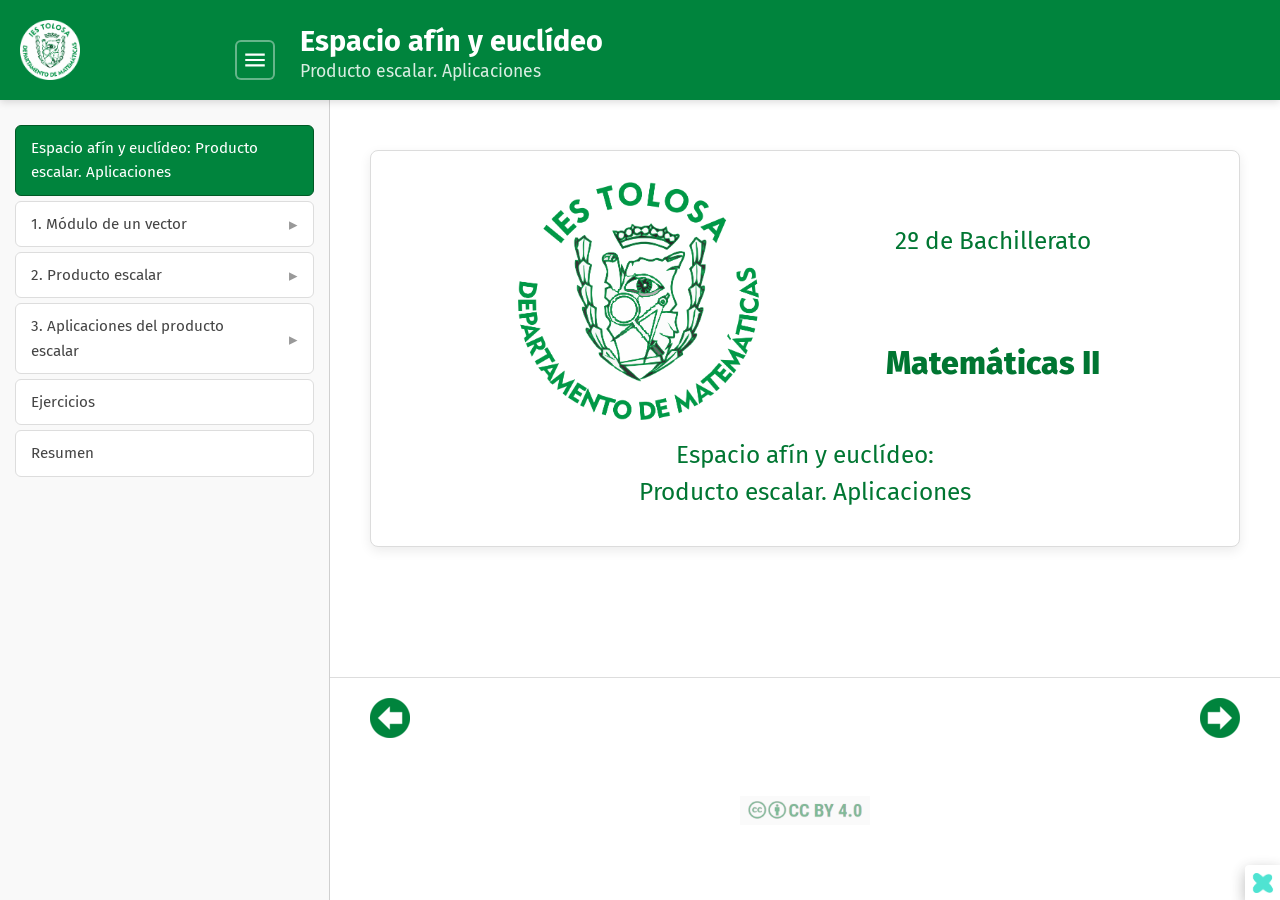
<file: index.html>
<!DOCTYPE html>
<html lang="es" id="exe-index">
<head>
<meta charset="utf-8">
<meta name="generator" content="eXeLearning v4.0.6">
<meta name="viewport" content="width=device-width, initial-scale=1">
<meta name="exe-pass-score" content="5">
<link rel="license" type="text/html" href="https://creativecommons.org/licenses/by-nc-sa/4.0/">
<title>Espacio afín y euclídeo</title>
<link rel="icon" type="image/x-icon" href="libs/favicon.ico">
<meta name="description" content="Curso 2º - Enseñanza Bachillerato
Nombre asignatura/materia: Matemáticas II">
<script>document.querySelector("html").classList.add("js");</script><script src="libs/jquery/jquery.min.js"> </script><script src="libs/common_i18n.js"> </script><script src="libs/common.js"> </script><script src="libs/exe_export.js"> </script><script src="libs/bootstrap/bootstrap.bundle.min.js"> </script><link rel="stylesheet" href="libs/bootstrap/bootstrap.min.css">
<script src="idevices/text/text.js"></script><link rel="stylesheet" href="idevices/text/text.css">
<link rel="stylesheet" href="content/css/base.css"><script src="theme/style.js"> </script><script src="theme/z-custom-effects.js"> </script><link rel="stylesheet" href="theme/colores.css"><link rel="stylesheet" href="theme/comic.css"><link rel="stylesheet" href="theme/ejercicio.css"><link rel="stylesheet" href="theme/libreta.css"><link rel="stylesheet" href="theme/navegacion.css"><link rel="stylesheet" href="theme/nota-azul.css"><link rel="stylesheet" href="theme/retroalimentacion.css"><link rel="stylesheet" href="theme/style.css">
<script src="libs/exe_math/tex-mml-svg.js"> </script>
</head>
<body class="exe-export exe-web-site">
<script>document.body.className+=" js"</script>
<div class="exe-content exe-export pre-js siteNav-hidden"><a href="#page-mvux20lh-ydm6ww9kc" id="skipNav">Skip to content</a> <nav id="siteNav">
<ul>
<li class="active"> <a href="index.html" class="active main-node no-ch">Espacio afín y euclídeo: Producto escalar. Aplicaciones</a>
</li>
<li> <a href="html/1-modulo-de-un-vector-.html" class="daddy">1. Módulo de un vector    </a>
<ul class="other-section">
<li> <a href="html/11-definicion-y-propiedades.html" class="no-ch">1.1. Definición y propiedades</a>
</li>
<li> <a href="html/12-vector-unitario-.html" class="no-ch">1.2. Vector unitario </a>
</li>
<li> <a href="html/13-actividades.html" class="no-ch">1.3. Actividades</a>
</li>
</ul>
</li>
<li> <a href="html/2-producto-escalar.html" class="daddy">2. Producto escalar</a>
<ul class="other-section">
<li> <a href="html/21-definicion-general-y-geometrica-.html" class="no-ch">2.1. Definición general y geométrica   </a>
</li>
<li> <a href="html/22-vectores-ortogonales-y-ortonormales.html" class="no-ch">2.2. Vectores ortogonales y ortonormales</a>
</li>
</ul>
</li>
<li> <a href="html/3-aplicaciones-del-producto-escalar.html" class="daddy">3. Aplicaciones del producto escalar</a>
<ul class="other-section">
<li> <a href="html/31-angulo-comprendido-entre-dos-rectas.html" class="no-ch">3.1. Ángulo comprendido entre dos rectas</a>
</li>
<li> <a href="html/32-angulo-comprendido-entre-dos-planos.html" class="no-ch">3.2. Ángulo comprendido entre dos planos</a>
</li>
<li> <a href="html/33-angulo-entre-una-recta-y-un-plano.html" class="no-ch">3.3. Ángulo entre una recta y un plano</a>
</li>
<li> <a href="html/34-perpendicularidad-en-el-espacio.html" class="no-ch">3.4. Perpendicularidad en el espacio</a>
</li>
</ul>
</li>
<li> <a href="html/ejercicios.html" class="no-ch">Ejercicios</a>
</li>
<li> <a href="html/resumen.html" class="no-ch">Resumen</a>
</li>
</ul>
</nav><main id="page-mvux20lh-ydm6ww9kc" class="page"> 
<header class="main-header">
<div class="package-header"><p class="package-title">Espacio afín y euclídeo</p>
<p class="package-subtitle">Producto escalar. Aplicaciones</p></div>
<div class="page-header"><h1 class="page-title sr-av">Espacio afín y euclídeo: Producto escalar. Aplicaciones</h1></div>
</header><div id="page-content-page-mvux20lh-ydm6ww9kc" class="page-content">
<article id="block-mvux20lh-rkr5ukma4" class="box no-header sin-titulo">
<header class="box-head no-icon">
<button class="box-toggle box-toggle-on" title="Toggle content">
<span>Toggle content</span>
</button></header>
<div class="box-content">
<div id="idevice-mvux20lh-z4rrblqxl" class="idevice_node text" data-idevice-path="idevices/text/" data-idevice-type="text" data-idevice-component-type="json" data-idevice-json-data="{&quot;ideviceId&quot;:&quot;idevice-mvux20lh-z4rrblqxl&quot;}">
<div class="exe-text-template">
    <table border="0" align="center" style="width: 90%; height: 260px; border-style: solid;">
<tbody>
<tr>
<td rowspan="4" style="border: 0px solid #ffffff;">
<p align="center"><span style="color: #007632;"><img alt="" src="content/resources/matematicas-v.png" title="Logo dpto" width="241" height="238" /></span></p>
</td>
<td style="border: 0px solid #ffffff;"></td>
</tr>
<tr>
<td style="border: 0px solid #ffffff;">
<h2 align="center"><span style="color: #007632;">2º de Bachillerato<br /></span></h2>
</td>
</tr>
<tr>
<td style="border: 0px solid #ffffff;">
<h2 align="center"><span style="font-size: xx-large; line-height: 100%; color: #007632;"><strong><span style="font-size: xx-large;"><strong>Matemáticas II<br /></strong></span></strong></span></h2>
</td>
</tr>
<tr>
<td style="border: 0px solid #ffffff;"></td>
</tr>
<tr>
<td colspan="2" style="border: 0px solid #ffffff;"></td>
</tr>
<tr>
<td colspan="2" style="border: 0px solid #ffffff;">
<h2 align="center"><span style="color: #007632;">Espacio afín y euclídeo: </span></h2>
<h2 align="center"><span style="color: #007632;">Producto escalar. Aplicaciones<br /></span></h2>
</td>
</tr>
</tbody>
</table>
</div>
</div>
</div>
</article>
</div></main><div class="nav-buttons">
<span class="nav-button nav-button-left" aria-hidden="true"><span>Anterior</span></span>
<a href="html/1-modulo-de-un-vector-.html" title="Siguiente" class="nav-button nav-button-right"><span>Siguiente</span></a>
</div>
<footer id="siteFooter"><div id="siteFooterContent"> <div id="packageLicense" class="cc cc-by-nc-sa"> <p> <span class="license-label">Licencia: </span><a href="https://creativecommons.org/licenses/by-nc-sa/4.0/" class="license">Creative Commons: Reconocimiento - no comercial - compartir igual 4.0</a></p>
</div>
</div></footer>
</div>
<p id="made-with-eXe"> <a href="https://exelearning.net/" target="_blank" rel="noopener"> <span>Creado con eXeLearning <span>(Ventana nueva)</span></span></a></p>
</body>
</html>
</file>
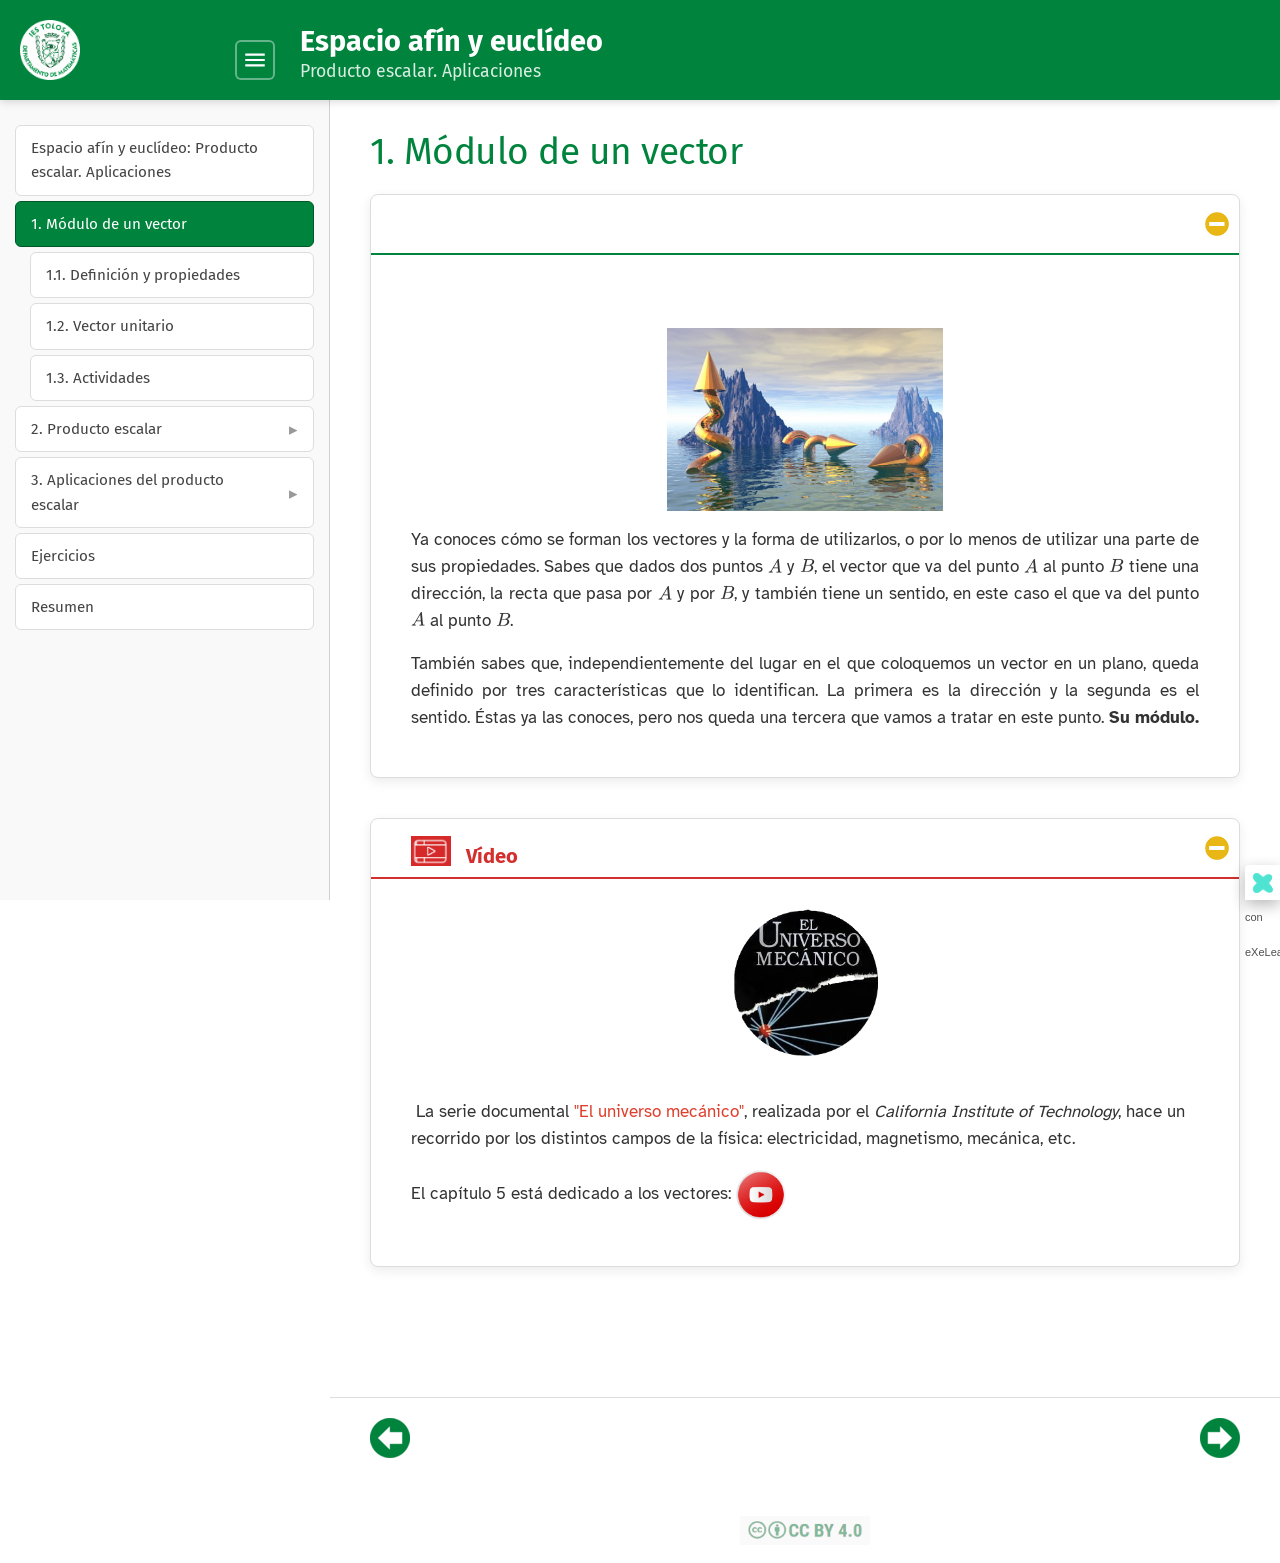
<file: html/1-modulo-de-un-vector-.html>
<!DOCTYPE html>
<html lang="es" id="exe-page-mvux20lh-mqspsjcjf">
<head>
<meta charset="utf-8">
<meta name="generator" content="eXeLearning v4.0.6">
<meta name="viewport" content="width=device-width, initial-scale=1">
<meta name="exe-pass-score" content="5">
<link rel="license" type="text/html" href="https://creativecommons.org/licenses/by-nc-sa/4.0/">
<title>1. Módulo de un vector | Espacio afín y euclídeo</title>
<link rel="icon" type="image/x-icon" href="../libs/favicon.ico">
<meta name="description" content="Curso 2º - Enseñanza Bachillerato
Nombre asignatura/materia: Matemáticas II">
<script>document.querySelector("html").classList.add("js");</script><script src="../libs/jquery/jquery.min.js"> </script><script src="../libs/common_i18n.js"> </script><script src="../libs/common.js"> </script><script src="../libs/exe_export.js"> </script><script src="../libs/bootstrap/bootstrap.bundle.min.js"> </script><link rel="stylesheet" href="../libs/bootstrap/bootstrap.min.css">
<script src="../idevices/text/text.js"></script><link rel="stylesheet" href="../idevices/text/text.css">
<link rel="stylesheet" href="../content/css/base.css"><script src="../theme/style.js"> </script><script src="../theme/z-custom-effects.js"> </script><link rel="stylesheet" href="../theme/colores.css"><link rel="stylesheet" href="../theme/comic.css"><link rel="stylesheet" href="../theme/ejercicio.css"><link rel="stylesheet" href="../theme/libreta.css"><link rel="stylesheet" href="../theme/navegacion.css"><link rel="stylesheet" href="../theme/nota-azul.css"><link rel="stylesheet" href="../theme/retroalimentacion.css"><link rel="stylesheet" href="../theme/style.css">
<script src="../libs/exe_math/tex-mml-svg.js"> </script>
</head>
<body class="exe-export exe-web-site">
<script>document.body.className+=" js"</script>
<div class="exe-content exe-export pre-js siteNav-hidden"><a href="#page-mvux20lh-mqspsjcjf" id="skipNav">Skip to content</a> <nav id="siteNav">
<ul>
<li> <a href="../index.html" class="main-node no-ch">Espacio afín y euclídeo: Producto escalar. Aplicaciones</a>
</li>
<li class="active"> <a href="../html/1-modulo-de-un-vector-.html" class="active daddy">1. Módulo de un vector    </a>
<ul class="other-section">
<li> <a href="../html/11-definicion-y-propiedades.html" class="no-ch">1.1. Definición y propiedades</a>
</li>
<li> <a href="../html/12-vector-unitario-.html" class="no-ch">1.2. Vector unitario </a>
</li>
<li> <a href="../html/13-actividades.html" class="no-ch">1.3. Actividades</a>
</li>
</ul>
</li>
<li> <a href="../html/2-producto-escalar.html" class="daddy">2. Producto escalar</a>
<ul class="other-section">
<li> <a href="../html/21-definicion-general-y-geometrica-.html" class="no-ch">2.1. Definición general y geométrica   </a>
</li>
<li> <a href="../html/22-vectores-ortogonales-y-ortonormales.html" class="no-ch">2.2. Vectores ortogonales y ortonormales</a>
</li>
</ul>
</li>
<li> <a href="../html/3-aplicaciones-del-producto-escalar.html" class="daddy">3. Aplicaciones del producto escalar</a>
<ul class="other-section">
<li> <a href="../html/31-angulo-comprendido-entre-dos-rectas.html" class="no-ch">3.1. Ángulo comprendido entre dos rectas</a>
</li>
<li> <a href="../html/32-angulo-comprendido-entre-dos-planos.html" class="no-ch">3.2. Ángulo comprendido entre dos planos</a>
</li>
<li> <a href="../html/33-angulo-entre-una-recta-y-un-plano.html" class="no-ch">3.3. Ángulo entre una recta y un plano</a>
</li>
<li> <a href="../html/34-perpendicularidad-en-el-espacio.html" class="no-ch">3.4. Perpendicularidad en el espacio</a>
</li>
</ul>
</li>
<li> <a href="../html/ejercicios.html" class="no-ch">Ejercicios</a>
</li>
<li> <a href="../html/resumen.html" class="no-ch">Resumen</a>
</li>
</ul>
</nav><main id="page-mvux20lh-mqspsjcjf" class="page"> 
<header class="main-header">
<div class="package-header"><p class="package-title">Espacio afín y euclídeo</p>
<p class="package-subtitle">Producto escalar. Aplicaciones</p></div>
<div class="page-header"><h1 class="page-title">1. Módulo de un vector    </h1></div>
</header><div id="page-content-page-mvux20lh-mqspsjcjf" class="page-content">
<article id="block-mvux20li-ng5u5lzg3" class="box no-header">
<header class="box-head no-icon">
<button class="box-toggle box-toggle-on" title="Toggle content">
<span>Toggle content</span>
</button></header>
<div class="box-content">
<div id="idevice-mvux20li-hvmjxka27" class="idevice_node text" data-idevice-path="../idevices/text/" data-idevice-type="text" data-idevice-component-type="json" data-idevice-json-data="{&quot;ideviceId&quot;:&quot;idevice-mvux20li-hvmjxka27&quot;}">
<div class="exe-text-template">
    <p align="justify"><br /></p>
<p align="justify"><img src="../content/resources/flecha.jpg" width="35%" style="text-align: start; display: block; margin-left: auto; margin-right: auto;" /></p>
<p align="justify">Ya conoces cómo se forman los vectores y la forma de utilizarlos, o por lo menos de utilizar una parte de sus propiedades. Sabes que dados dos puntos \(A\) y \(B\), el vector que va del punto \(A\) al punto \(B\) tiene una dirección, la recta que pasa por \(A\) y por \(B\), y también tiene un sentido, en este caso el que va del punto \(A\) al punto \(B\).</p>
<p align="justify">También sabes que, independientemente del lugar en el que coloquemos un vector en un plano, queda definido por tres características que lo identifican. La primera es la dirección y la segunda es el sentido. Éstas ya las conoces, pero nos queda una tercera que vamos a tratar en este punto. <strong>Su módulo.</strong></p>
</div>
</div>
</div>
</article><article id="block-mvv0i7dh-67c1jhwqo" class="box caja-roja">
<header class="box-head">
<div class="box-icon exe-icon">
<img src="../theme/icons/bidio.gif" alt="" style="display:block;object-fit:contain;">
</div>
<h1 class="box-title">Vídeo</h1>
<button class="box-toggle box-toggle-on" title="Toggle content">
<span>Toggle content</span>
</button></header>
<div class="box-content">
<div id="idevice-1793367163347-qrcs926lc" class="idevice_node text" data-idevice-path="../idevices/text/" data-idevice-type="text" data-idevice-component-type="json" data-idevice-json-data="{&quot;ideviceId&quot;:&quot;idevice-1793367163347-qrcs926lc&quot;}">
<div class="exe-text-template">
    <p><img src="../content/resources/el-universo-mecanico-fisica.png" width="146" height="146" alt="" style="display: block; margin-left: auto; margin-right: auto;" /> </p>
<p> La serie documental <span style="color: #e03e2d;">"El universo mecánico"</span>, realizada por el<em> California Institute of Technology</em>, hace un recorrido por los distintos campos de la física: electricidad, magnetismo, mecánica, etc.</p>
<p>El capítulo 5 está dedicado a los vectores: <a href="https://youtu.be/M70SR93sDK4?si=fYcE797fUCm3fC_4&amp;t=556" title=""><img src="../content/resources/yutube.png" width="50" height="51" alt="" /></a><br /></p>
</div>
</div>
</div>
</article>
</div></main><div class="nav-buttons">
<a href="../index.html" title="Anterior" class="nav-button nav-button-left"><span>Anterior</span></a>
<a href="../html/11-definicion-y-propiedades.html" title="Siguiente" class="nav-button nav-button-right"><span>Siguiente</span></a>
</div>
<footer id="siteFooter"><div id="siteFooterContent"> <div id="packageLicense" class="cc cc-by-nc-sa"> <p> <span class="license-label">Licencia: </span><a href="https://creativecommons.org/licenses/by-nc-sa/4.0/" class="license">Creative Commons: Reconocimiento - no comercial - compartir igual 4.0</a></p>
</div>
</div></footer>
</div>
<p id="made-with-eXe"> <a href="https://exelearning.net/" target="_blank" rel="noopener"> <span>Creado con eXeLearning <span>(Ventana nueva)</span></span></a></p>
</body>
</html>
</file>
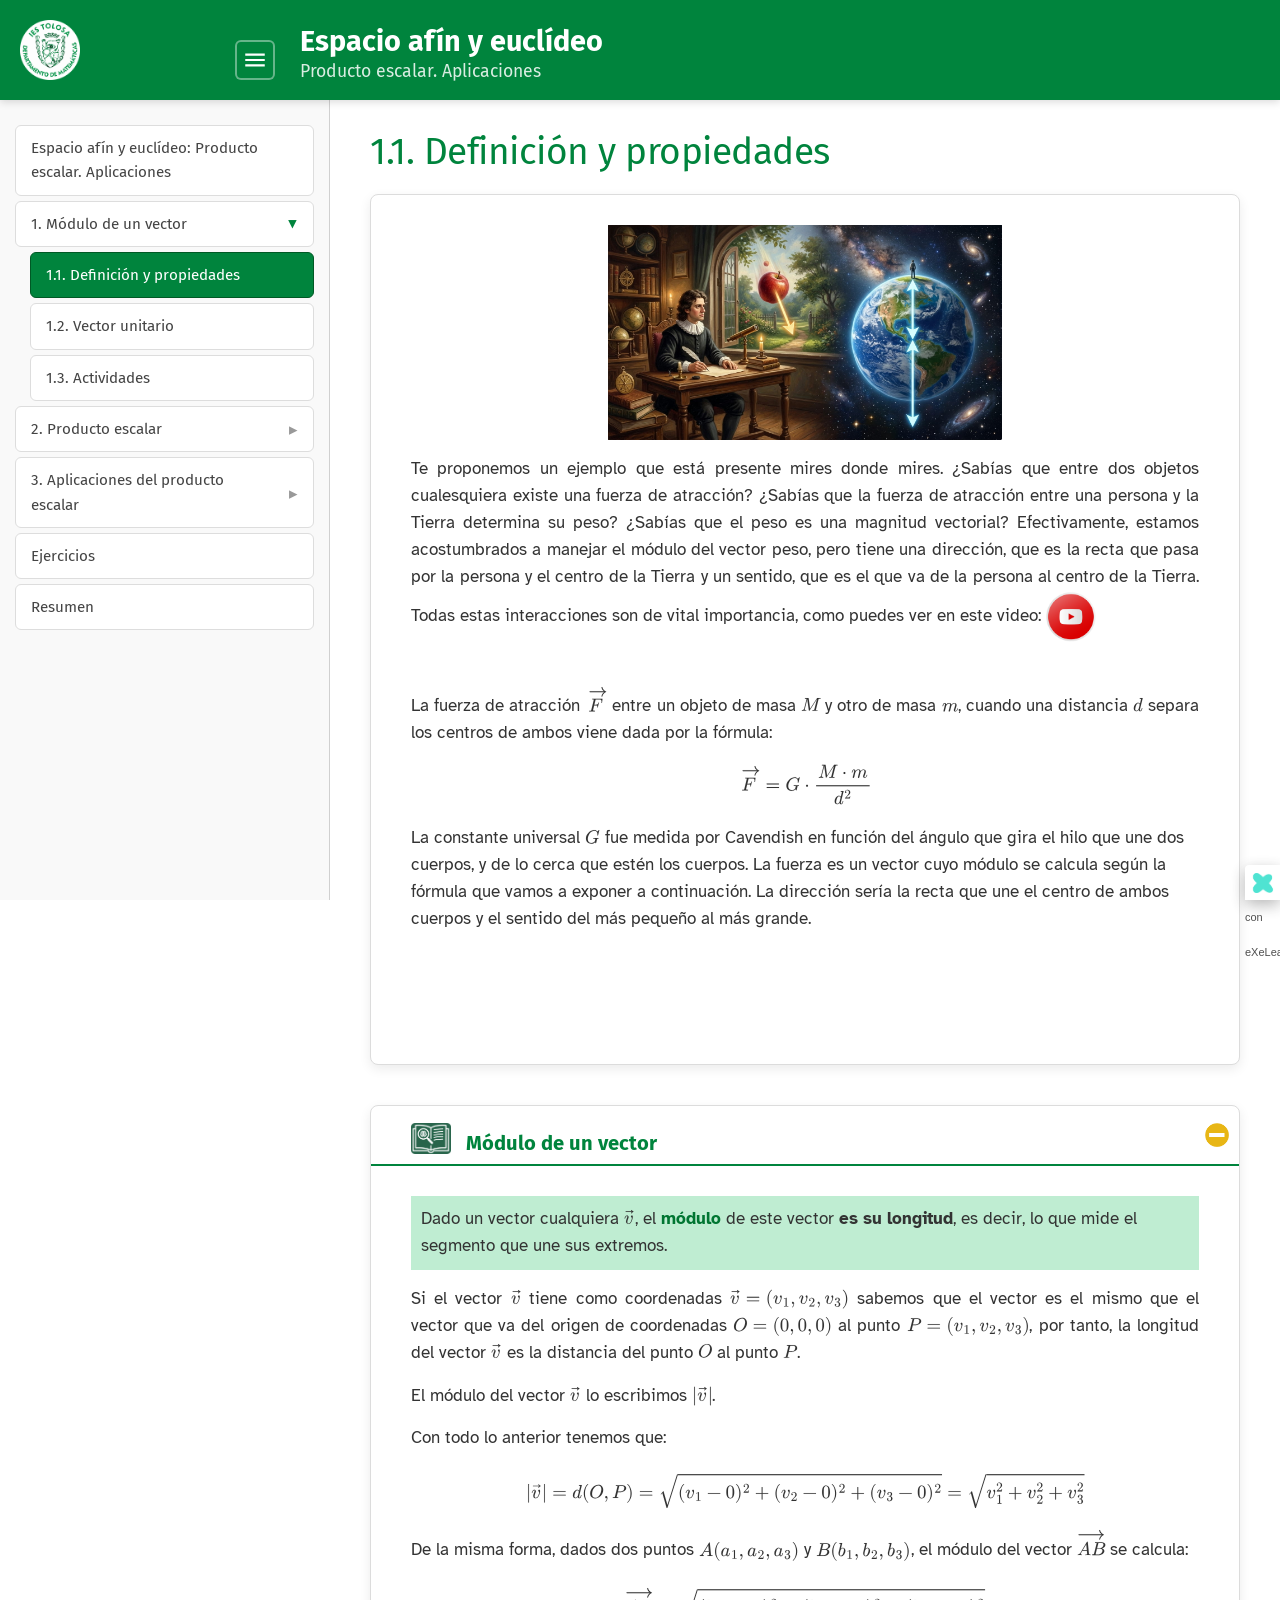
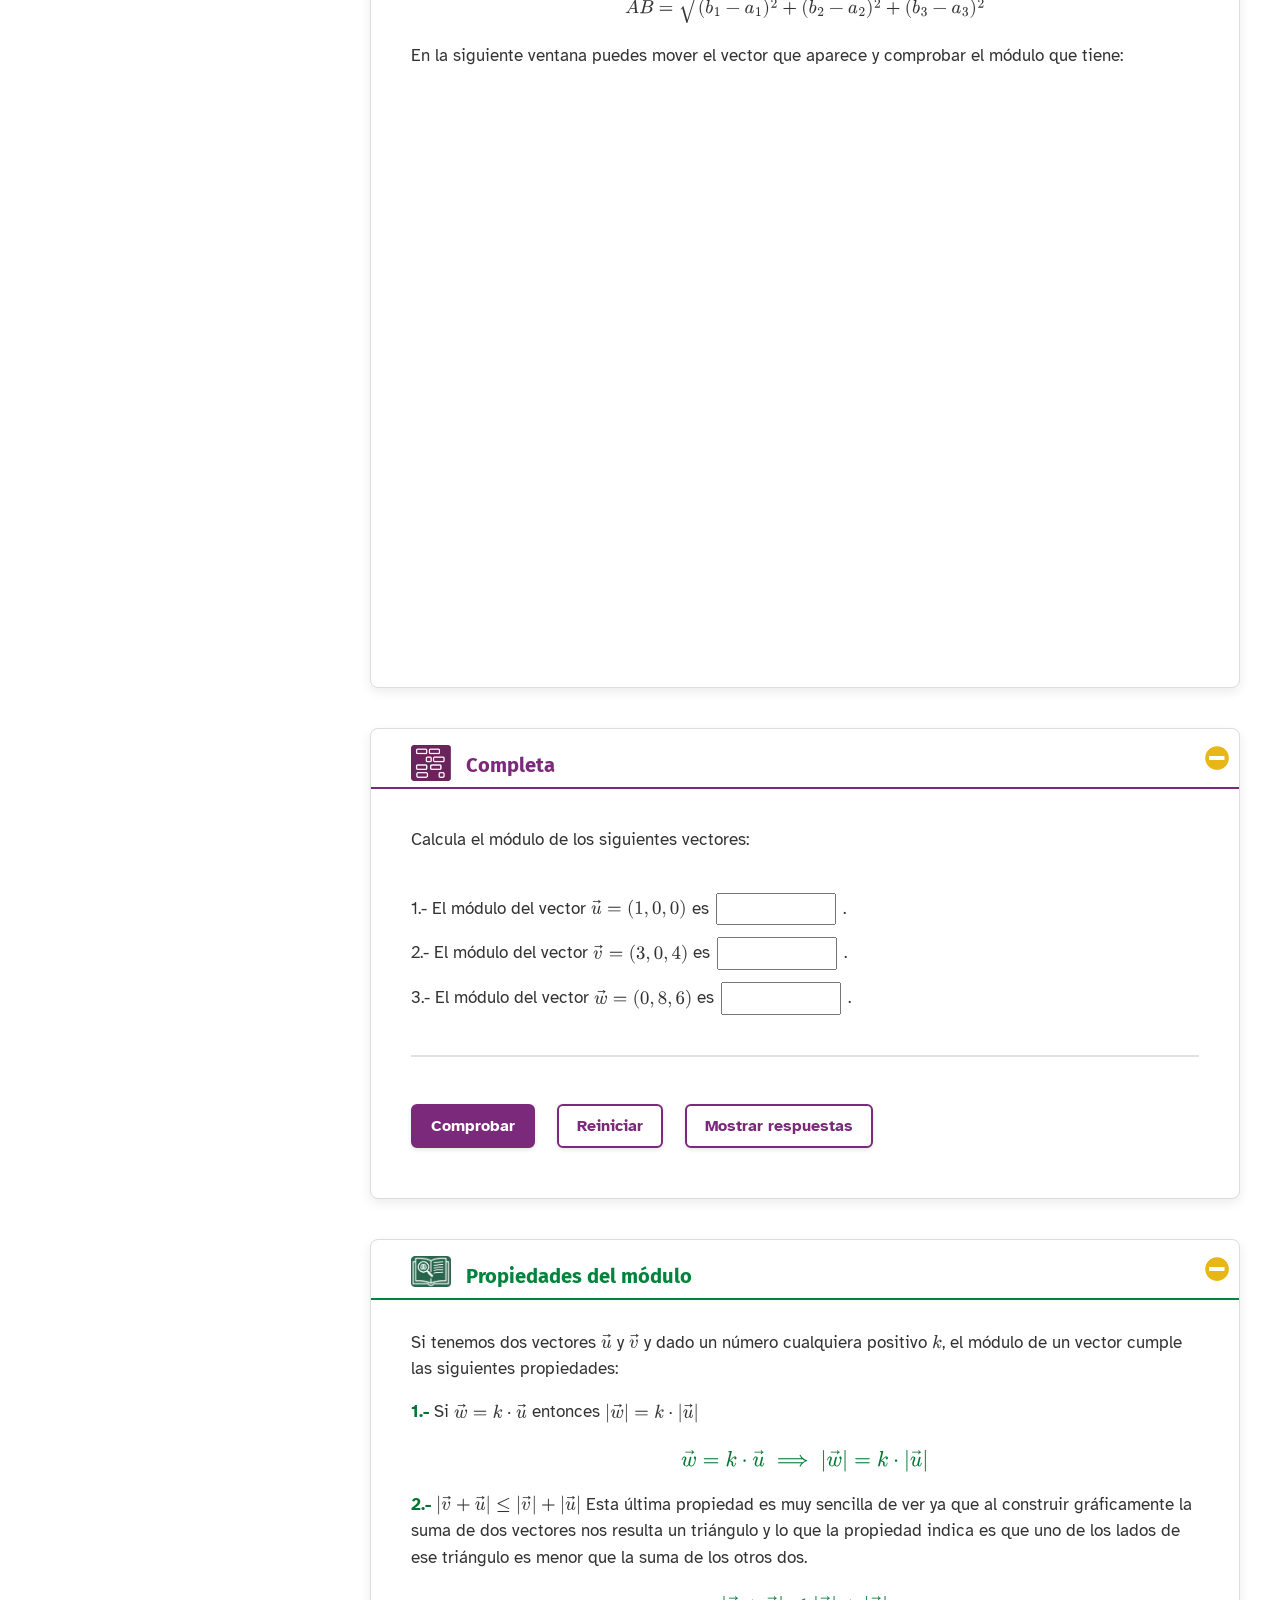
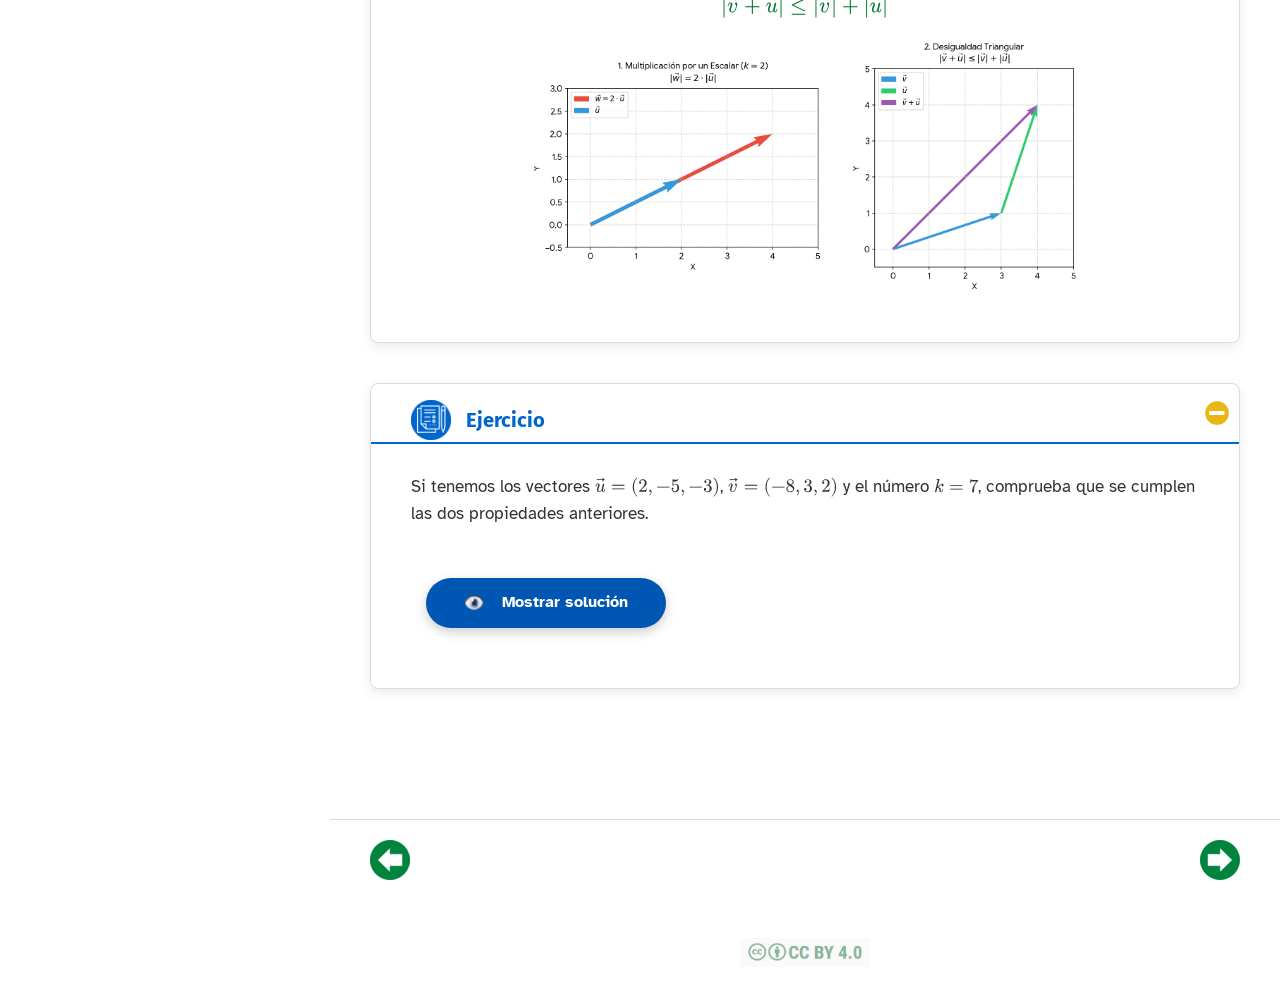
<file: html/11-definicion-y-propiedades.html>
<!DOCTYPE html>
<html lang="es" id="exe-page-mvux20lh-y7jqpayqc">
<head>
<meta charset="utf-8">
<meta name="generator" content="eXeLearning v4.0.6">
<meta name="viewport" content="width=device-width, initial-scale=1">
<meta name="exe-pass-score" content="5">
<link rel="license" type="text/html" href="https://creativecommons.org/licenses/by-nc-sa/4.0/">
<title>1.1. Definición y propiedades | Espacio afín y euclídeo</title>
<link rel="icon" type="image/x-icon" href="../libs/favicon.ico">
<meta name="description" content="Curso 2º - Enseñanza Bachillerato
Nombre asignatura/materia: Matemáticas II">
<script>document.querySelector("html").classList.add("js");</script><script src="../libs/jquery/jquery.min.js"> </script><script src="../libs/common_i18n.js"> </script><script src="../libs/common.js"> </script><script src="../libs/exe_export.js"> </script><script src="../libs/bootstrap/bootstrap.bundle.min.js"> </script><link rel="stylesheet" href="../libs/bootstrap/bootstrap.min.css">
<script src="../idevices/text/text.js"></script><link rel="stylesheet" href="../idevices/text/text.css">
<script src="../idevices/form/form.js"></script><link rel="stylesheet" href="../idevices/form/form.css">
<link rel="stylesheet" href="../content/css/base.css"><script src="../theme/style.js"> </script><script src="../theme/z-custom-effects.js"> </script><link rel="stylesheet" href="../theme/colores.css"><link rel="stylesheet" href="../theme/comic.css"><link rel="stylesheet" href="../theme/ejercicio.css"><link rel="stylesheet" href="../theme/libreta.css"><link rel="stylesheet" href="../theme/navegacion.css"><link rel="stylesheet" href="../theme/nota-azul.css"><link rel="stylesheet" href="../theme/retroalimentacion.css"><link rel="stylesheet" href="../theme/style.css">
<script src="../libs/exe_math/tex-mml-svg.js"> </script>
</head>
<body class="exe-export exe-web-site">
<script>document.body.className+=" js"</script>
<div class="exe-content exe-export pre-js siteNav-hidden"><a href="#page-mvux20lh-y7jqpayqc" id="skipNav">Skip to content</a> <nav id="siteNav">
<ul>
<li> <a href="../index.html" class="main-node no-ch">Espacio afín y euclídeo: Producto escalar. Aplicaciones</a>
</li>
<li class="current-page-parent"> <a href="../html/1-modulo-de-un-vector-.html" class="daddy">1. Módulo de un vector    </a>
<ul class="other-section">
<li class="active"> <a href="../html/11-definicion-y-propiedades.html" class="active no-ch">1.1. Definición y propiedades</a>
</li>
<li> <a href="../html/12-vector-unitario-.html" class="no-ch">1.2. Vector unitario </a>
</li>
<li> <a href="../html/13-actividades.html" class="no-ch">1.3. Actividades</a>
</li>
</ul>
</li>
<li> <a href="../html/2-producto-escalar.html" class="daddy">2. Producto escalar</a>
<ul class="other-section">
<li> <a href="../html/21-definicion-general-y-geometrica-.html" class="no-ch">2.1. Definición general y geométrica   </a>
</li>
<li> <a href="../html/22-vectores-ortogonales-y-ortonormales.html" class="no-ch">2.2. Vectores ortogonales y ortonormales</a>
</li>
</ul>
</li>
<li> <a href="../html/3-aplicaciones-del-producto-escalar.html" class="daddy">3. Aplicaciones del producto escalar</a>
<ul class="other-section">
<li> <a href="../html/31-angulo-comprendido-entre-dos-rectas.html" class="no-ch">3.1. Ángulo comprendido entre dos rectas</a>
</li>
<li> <a href="../html/32-angulo-comprendido-entre-dos-planos.html" class="no-ch">3.2. Ángulo comprendido entre dos planos</a>
</li>
<li> <a href="../html/33-angulo-entre-una-recta-y-un-plano.html" class="no-ch">3.3. Ángulo entre una recta y un plano</a>
</li>
<li> <a href="../html/34-perpendicularidad-en-el-espacio.html" class="no-ch">3.4. Perpendicularidad en el espacio</a>
</li>
</ul>
</li>
<li> <a href="../html/ejercicios.html" class="no-ch">Ejercicios</a>
</li>
<li> <a href="../html/resumen.html" class="no-ch">Resumen</a>
</li>
</ul>
</nav><main id="page-mvux20lh-y7jqpayqc" class="page"> 
<header class="main-header">
<div class="package-header"><p class="package-title">Espacio afín y euclídeo</p>
<p class="package-subtitle">Producto escalar. Aplicaciones</p></div>
<div class="page-header"><h1 class="page-title">1.1. Definición y propiedades</h1></div>
</header><div id="page-content-page-mvux20lh-y7jqpayqc" class="page-content">
<article id="block-mvux20li-q8gs5doc9" class="box no-header sin-titulo">
<header class="box-head no-icon">
<button class="box-toggle box-toggle-on" title="Toggle content">
<span>Toggle content</span>
</button></header>
<div class="box-content">
<div id="idevice-mvux20li-48rkh16w2" class="idevice_node text" data-idevice-path="../idevices/text/" data-idevice-type="text" data-idevice-component-type="json" data-idevice-json-data="{&quot;ideviceId&quot;:&quot;idevice-mvux20li-48rkh16w2&quot;}">
<div class="exe-text-template">
    <p><img src="../content/resources/image-71c85a2.jpg" width="50%" alt="" style="display: block; margin-left: auto; margin-right: auto;" /></p>
<p style="text-align: justify;">Te proponemos un ejemplo que está presente mires donde mires. ¿Sabías que entre dos objetos cualesquiera existe una fuerza de atracción? ¿Sabías que la fuerza de atracción entre una persona y la Tierra determina su peso? ¿Sabías que el peso es una magnitud vectorial? Efectivamente, estamos acostumbrados a manejar el módulo del vector peso, pero tiene una dirección, que es la recta que pasa por la persona y el centro de la Tierra y un sentido, que es el que va de la persona al centro de la Tierra. Todas estas interacciones son de vital importancia, como puedes ver en este video: <a href="https://youtu.be/H1KWu51sLS4?si=6FRm1_iY3NBC29ZB" title=""><img src="../content/resources/yutube.png" width="50" height="51" alt="" /></a></p>
<div style="text-align: center;"><br /></div>
<p style="text-align: justify;">La fuerza de atracción \(\overrightarrow{F}\) entre un objeto de masa \(M\) y otro de masa \(m\), cuando una distancia \(d\) separa los centros de ambos viene dada por la fórmula: \[\overrightarrow{F}=G \cdot \dfrac{M \cdot m}{d^2}\]</p>
<p>La constante universal \(G\) fue medida por Cavendish en función del ángulo que gira el hilo que une dos cuerpos, y de lo cerca que estén los cuerpos. La fuerza es un vector cuyo módulo se calcula según la fórmula que vamos a exponer a continuación. La dirección sería la recta que une el centro de ambos cuerpos y el sentido del más pequeño al más grande.</p>
<p><br /></p>
<p><br /></p>
</div>
</div>
</div>
</article><article id="block-mvux20li-en9qrfvjv" class="box">
<header class="box-head">
<div class="box-icon exe-icon">
<img src="../theme/icons/icon_definicion.png" alt="" style="display:block;object-fit:contain;">
</div>
<h1 class="box-title">Módulo de un vector</h1>
<button class="box-toggle box-toggle-on" title="Toggle content">
<span>Toggle content</span>
</button></header>
<div class="box-content">
<div id="idevice-mvux20li-4d973jcbg" class="idevice_node text" data-idevice-path="../idevices/text/" data-idevice-type="text" data-idevice-component-type="json" data-idevice-json-data="{&quot;ideviceId&quot;:&quot;idevice-mvux20li-4d973jcbg&quot;}">
<div class="exe-text-template">
    <table border="0" cellpadding="10" style="width: 100%; background-color: #bfedd2;">
<tbody>
<tr>
<td style="width: 99.9407%;">Dado un vector cualquiera \(\vec{v}\), el <span style="color: #007632;"><span style="font-weight: bolder;">módulo</span></span> de este vector <span style="font-weight: bolder;">es su longitud</span>, es decir, lo que mide el segmento que une sus extremos.</td>
</tr>
</tbody>
</table>
<p style="text-align: justify;"></p>
<p style="text-align: justify;">Si el vector \(\vec{v}\) tiene como coordenadas \(\vec{v} = (v_1,v_2,v_3)\) sabemos que el vector es el mismo que el vector que va del origen de coordenadas \(O = (0,0,0)\) al punto \(P = (v_1,v_2,v_3)\), por tanto, la longitud del vector \(\vec{v}\) es la distancia del punto \(O\) al punto \(P\).</p>
<p>El módulo del vector \(\vec{v}\) lo escribimos \(|\vec{v}|\).</p>
<p>Con todo lo anterior tenemos que:</p>
<div style="text-align: center; margin: 15px 0;">\[|\vec{v}| = d(O,P) = \sqrt{(v_1-0)^2+(v_2-0)^2+(v_3-0)^2} = \sqrt{v_1^2+v_2^2+v_3^2}\]</div>
<p>De la misma forma, dados dos puntos \(A(a_1,a_2,a_3)\) y \(B(b_1,b_2,b_3)\), el módulo del vector \(\overrightarrow{AB}\) se calcula:</p>
<div style="text-align: center; margin: 15px 0;">\[\overrightarrow{AB} = \sqrt{(b_1-a_1)^2+(b_2-a_2)^2+(b_3-a_3)^2} \]</div>
<p>En la siguiente ventana puedes mover el vector que aparece y comprobar el módulo que tiene:</p>
<p><iframe width="677" height="555" style="border: 0px; display: block; margin-left: auto; margin-right: auto;" scrolling="no" src="https://www.geogebra.org/material/iframe/id/V2X4jsfR/width/677/height/555/border/888888/smb/false/stb/false/stbh/false/ai/false/asb/false/sri/true/rc/false/ld/false/sdz/true/ctl/false"></iframe></p>
</div>
</div>
</div>
</article><article id="block-mvux20lj-nn7a92fsq" class="box caja-morada boton-morado">
<header class="box-head">
<div class="box-icon exe-icon">
<img src="../theme/icons/icon_completa.png" alt="" style="display:block;object-fit:contain;">
</div>
<h1 class="box-title">Completa</h1>
<button class="box-toggle box-toggle-on" title="Toggle content">
<span>Toggle content</span>
</button></header>
<div class="box-content">
<div id="idevice-mvux20lj-wyszgvgx1" class="idevice_node form" data-idevice-path="../idevices/form/" data-idevice-type="form" data-idevice-component-type="json" data-idevice-json-data="{&quot;ideviceId&quot;:&quot;idevice-mvux20lj-wyszgvgx1&quot;,&quot;evaluation&quot;:false,&quot;evaluationID&quot;:&quot;&quot;,&quot;passScoreMode&quot;:&quot;global&quot;,&quot;passScoreCustom&quot;:5,&quot;repeatActivity&quot;:true,&quot;isScorm&quot;:0,&quot;textButtonScorm&quot;:&quot;Guardar la puntuación&quot;,&quot;weighted&quot;:100,&quot;msgs&quot;:{&quot;msgScoreScorm&quot;:&quot;La puntuación no se puede guardar porque esta página no forma parte  de un paquete SCORM.&quot;,&quot;msgYouScore&quot;:&quot;Tu puntuación es&quot;,&quot;msgEndGameScore&quot;:&quot;Comience la partida antes de guardar la puntuación.&quot;,&quot;msgScore&quot;:&quot;Puntuación&quot;,&quot;msgWeight&quot;:&quot;Peso&quot;,&quot;msgYouLastScore&quot;:&quot;La última puntuación guardada es&quot;,&quot;msgOnlySaveScore&quot;:&quot;¡Solo puede guardar la puntuación una vez!&quot;,&quot;msgOnlySave&quot;:&quot;Solo puede guardar una vez&quot;,&quot;msgOnlySaveAuto&quot;:&quot;Su puntuación se guardará después de cada pregunta. Solo puede jugar una vez.&quot;,&quot;msgSaveAuto&quot;:&quot;Su puntuación se guardará automáticamente después de cada pregunta.&quot;,&quot;msgSeveralScore&quot;:&quot;Puede guardar la puntuación tantas veces como quiera&quot;,&quot;msgPlaySeveralTimes&quot;:&quot;Puede realizar esta actividad cuantas veces quiera&quot;,&quot;msgActityComply&quot;:&quot;Ya ha realizado esta actividad.&quot;,&quot;msgUncompletedActivity&quot;:&quot;Actividad no completada&quot;,&quot;msgSuccessfulActivity&quot;:&quot;Actividad superada. Puntuación: %s&quot;,&quot;msgUnsuccessfulActivity&quot;:&quot;Actividad no superada. Puntuación: %s&quot;,&quot;msgPassScore&quot;:&quot;Puntuación mínima necesaria para aprobar esta actividad: %s&quot;,&quot;msgTypeGame&quot;:&quot;Formulario&quot;,&quot;msgStartGame&quot;:&quot;Pulsa aquí para empezar&quot;,&quot;msgTime&quot;:&quot;Tiempo por pregunta&quot;,&quot;msgSaveScore&quot;:&quot;Guardar la puntuación&quot;,&quot;msgResult&quot;:&quot;Resultado&quot;,&quot;msgCheck&quot;:&quot;Comprobar&quot;,&quot;msgReset&quot;:&quot;Reiniciar&quot;,&quot;msgShowAnswers&quot;:&quot;Mostrar respuestas&quot;,&quot;msgTestResultPass&quot;:&quot;¡Felicidades! Has pasado la prueba&quot;,&quot;msgTestResultNotPass&quot;:&quot;Lo siento. Has fallado la prueba&quot;,&quot;msgTrueFalseHelp&quot;:&quot;Di si la afirmación es verdadera o falsa&quot;,&quot;msgDropdownHelp&quot;:&quot;Elige la respuesta correcta entre las opciones propuestas&quot;,&quot;msgFillHelp&quot;:&quot;Rellena los espacios en blanco con la palabra apropiada&quot;,&quot;msgSingleSelectionHelp&quot;:&quot;Opción múltiple con solo una respuesta correcta&quot;,&quot;msgMultipleSelectionHelp&quot;:&quot;Opción múltiple con varias respuestas correctas&quot;,&quot;msgPlayStart&quot;:&quot;Pulsa aquí para empezar&quot;,&quot;msgTrue&quot;:&quot;Verdadero&quot;,&quot;msgFalse&quot;:&quot;Falso&quot;,&quot;msgNext&quot;:&quot;Siguiente&quot;,&quot;msgPrevious&quot;:&quot;Anterior&quot;,&quot;msgSuggestion&quot;:&quot;Sugerencia&quot;,&quot;msgOk&quot;:&quot;Correcto&quot;,&quot;msgKO&quot;:&quot;Incorrecto&quot;,&quot;msgHide&quot;:&quot;Ocultar&quot;},&quot;id&quot;:&quot;idevice-mvux20lj-wyszgvgx1&quot;,&quot;questionsRandom&quot;:false,&quot;percentageQuestions&quot;:&quot;100&quot;,&quot;time&quot;:&quot;0&quot;,&quot;eXeFormInstructions&quot;:&quot;&lt;p&gt;Calcula el módulo de los siguientes vectores:&lt;/p&gt;&quot;,&quot;questionsData&quot;:[{&quot;id&quot;:&quot;1793369431090-K9755&quot;,&quot;activityType&quot;:&quot;fill&quot;,&quot;baseText&quot;:&quot;&lt;p&gt;1.- El módulo del vector \\(\\vec{u}=(1,0,0)\\) es &lt;u&gt;1&lt;/u&gt;.&lt;/p&gt;\n&lt;p&gt;2.- El módulo del vector \\(\\vec{v}=(3,0,4)\\) es &lt;u&gt;5&lt;/u&gt;.&lt;/p&gt;\n&lt;p&gt;3.- El módulo del vector \\(\\vec{w}=(0,8,6)\\) es &lt;u&gt;10&lt;/u&gt;.&lt;/p&gt;&quot;,&quot;feedbackRight&quot;:&quot;&quot;,&quot;feedbackWrong&quot;:&quot;&quot;,&quot;suggestion&quot;:&quot;&quot;,&quot;wrongAnswersValue&quot;:&quot;&quot;,&quot;selectionType&quot;:&quot;single&quot;,&quot;answers&quot;:[],&quot;answer&quot;:&quot;1&quot;,&quot;capitalization&quot;:false,&quot;strict&quot;:false,&quot;order&quot;:0,&quot;customScore&quot;:1,&quot;time&quot;:0}],&quot;addBtnAnswers&quot;:true,&quot;eXeIdeviceTextAfter&quot;:&quot;&quot;,&quot;showSlider&quot;:false}" data-idevice-template="form.html">
<div class="exe-form-container">
  <div class="game-evaluation-ids js-hidden" data-id="idevice-mvux20lj-wyszgvgx1" data-evaluationb="false" data-evaluationid=""></div>
            <div id="frmMainContainer-idevice-mvux20lj-wyszgvgx1" class="form-IDevice" data-id="idevice-mvux20lj-wyszgvgx1">
                <div class="form-Data js-hidden">{}</div>
                <div class="form-instructions"><p>Calcula el módulo de los siguientes vectores:</p></div>
                <div class="FRMP-GameScoreBoard" style="display:none;">
                    <div>
                        <strong><span class="sr-av">Tiempo por pregunta:</span></strong>
                        <span id="frmPTime-idevice-mvux20lj-wyszgvgx1">00:00</span>
                    </div>
                </div>
                <div class="FRMP-StartGame" id="frmStartGameDiv-idevice-mvux20lj-wyszgvgx1" style="display:none;">
                      <button  id="frmStartGame-idevice-mvux20lj-wyszgvgx1" type="button" class="btn btn-primary">Pulsa aquí para empezar</button>
                </div>
                <div class="form-body" id="frmBody-idevice-mvux20lj-wyszgvgx1" style="display:block;">
                    <div class="FRMP-Questions">
                        <div id="form-questions-idevice-mvux20lj-wyszgvgx1" > </div>
                        <div id="frmCover-idevice-mvux20lj-wyszgvgx1" class="FRMP-Cover"> </div>
                    </div>
                    <div id="resultsContainer-idevice-mvux20lj-wyszgvgx1" class="form-results-container inline">
                        <div id="form-score-idevice-mvux20lj-wyszgvgx1" class="score-text">Puntuación.</div>
                        <div id="form-result-test-idevice-mvux20lj-wyszgvgx1" class="score-text phrase-score"></div>
                    </div>
                    <div class="form-buttons-container inline">
                        <input id="form-button-check-idevice-mvux20lj-wyszgvgx1" class="btn btn-primary" type="button" value="Comprobar"
                            data-id="idevice-mvux20lj-wyszgvgx1" />
                        <input id="form-button-reset-idevice-mvux20lj-wyszgvgx1" type="button" value="Reiniciar"
                            data-id="idevice-mvux20lj-wyszgvgx1" class="btn btn-primary"  style="display:none" />
                        <input id="form-button-show-answers-idevice-mvux20lj-wyszgvgx1" class="btn btn-primary" type="button" value="Mostrar respuestas"
                            data-id="idevice-mvux20lj-wyszgvgx1" style="display: " />

                    </div>
                </div>
                <div class="Games-BottonContainer d-flex align-items-center justify-content-end mx-auto p-0 w-100"></div>
                
            </div>
            <div class="questionsMedia" style="display:none"></div>
            
</div>
</div>
</div>
</article><article id="block-mvux20lj-vn16wmmn8" class="box">
<header class="box-head">
<div class="box-icon exe-icon">
<img src="../theme/icons/icon_definicion.png" alt="" style="display:block;object-fit:contain;">
</div>
<h1 class="box-title">Propiedades del módulo</h1>
<button class="box-toggle box-toggle-on" title="Toggle content">
<span>Toggle content</span>
</button></header>
<div class="box-content">
<div id="idevice-mvux20lj-b7c6gf5mq" class="idevice_node text" data-idevice-path="../idevices/text/" data-idevice-type="text" data-idevice-component-type="json" data-idevice-json-data="{&quot;ideviceId&quot;:&quot;idevice-mvux20lj-b7c6gf5mq&quot;}">
<div class="exe-text-template">
    <p>Si tenemos dos vectores \(\vec{u}\) y \(\vec{v}\) y dado un número cualquiera positivo \(k\), el módulo de un vector cumple las siguientes propiedades:</p>
<p><span style="color: #007632;"><strong>1.-</strong></span> Si \(\vec{w} = k \cdot \vec{u}\) entonces \(|\vec{w}| = k \cdot |\vec{u}|\)</p>
<h5><strong><span style="color: #007632;">\[\vec{w} = k \cdot \vec{u} \implies |\vec{w}| = k \cdot |\vec{u}|\]</span></strong></h5>
<p><span style="color: #007632;"><strong>2.-</strong></span> \(|\vec{v} + \vec{u}| \leq |\vec{v}| + |\vec{u}|\) Esta última propiedad es muy sencilla de ver ya que al construir gráficamente la suma de dos vectores nos resulta un triángulo y lo que la propiedad indica es que uno de los lados de ese triángulo es menor que la suma de los otros dos.</p>
<h5><strong><span style="color: #007632;">\[|\vec{v} + \vec{u}| \leq |\vec{v}| + |\vec{u}|\]</span></strong></h5>
<p><img src="../content/resources/graph.png" width="70%" alt="" style="display: block; margin-left: auto; margin-right: auto;" /></p>
</div>
</div>
</div>
</article><article id="block-mvv5z6fg-5pl0032rb" class="box caja-azul ejercicio-custom">
<header class="box-head">
<div class="box-icon exe-icon">
<img src="../theme/icons/icon_ejercicioresuelto.png" alt="" style="display:block;object-fit:contain;">
</div>
<h1 class="box-title">Ejercicio</h1>
<button class="box-toggle box-toggle-on" title="Toggle content">
<span>Toggle content</span>
</button></header>
<div class="box-content">
<div id="idevice-1793376353355-x56s482ow" class="idevice_node text" data-idevice-path="../idevices/text/" data-idevice-type="text" data-idevice-component-type="json" data-idevice-json-data="{&quot;ideviceId&quot;:&quot;idevice-1793376353355-x56s482ow&quot;}">
<div class="exe-text-template">
    <div class="exe-text-activity"><p>Si tenemos los vectores \(\vec{u} = (2,-5,-3)\), \(\vec{v} = (-8,3,2)\) y el número \(k = 7\), comprueba que se cumplen las dos propiedades anteriores.</p><div class="iDevice_buttons feedback-button js-required"><input type="button" class="feedbacktooglebutton" value="Mostrar retroalimentación" data-text-a="Mostrar retroalimentación" data-text-b="Mostrar retroalimentación"></div><div class="feedback js-feedback js-hidden" style="display: none;"><ul>
<li>
<p>\(|\vec{u}| = \sqrt{4+25+9} = \sqrt{38}\)</p>
</li>
<li>
<p>\(|\vec{v}| = \sqrt{64+9+4} = \sqrt{77}\)</p>
</li>
</ul>
<ol>
<li>
<p>\(|7 \cdot \vec{u}| = |7 \cdot (2,-5,-3)| = |(14,-35,-21)| = \sqrt{196+1225+441} = \sqrt{1862} = \sqrt{49 \cdot 38} = 7 \cdot \sqrt{38} = 7 \cdot |\vec{u}|\) </p>
</li>
<li>
<p>\(|\vec{u} + \vec{v}| = |(-6,-2,-1)| = \sqrt{36+4+1} = \sqrt{41} \approx 6,40 \leq |\vec{u}| + |\vec{v}| \approx 6,16 + 8,77 = 14,93\)</p>
</li>
</ol></div></div>
</div>
</div>
</div>
</article>
</div></main><div class="nav-buttons">
<a href="../html/1-modulo-de-un-vector-.html" title="Anterior" class="nav-button nav-button-left"><span>Anterior</span></a>
<a href="../html/12-vector-unitario-.html" title="Siguiente" class="nav-button nav-button-right"><span>Siguiente</span></a>
</div>
<footer id="siteFooter"><div id="siteFooterContent"> <div id="packageLicense" class="cc cc-by-nc-sa"> <p> <span class="license-label">Licencia: </span><a href="https://creativecommons.org/licenses/by-nc-sa/4.0/" class="license">Creative Commons: Reconocimiento - no comercial - compartir igual 4.0</a></p>
</div>
</div></footer>
</div>
<p id="made-with-eXe"> <a href="https://exelearning.net/" target="_blank" rel="noopener"> <span>Creado con eXeLearning <span>(Ventana nueva)</span></span></a></p>
</body>
</html>
</file>
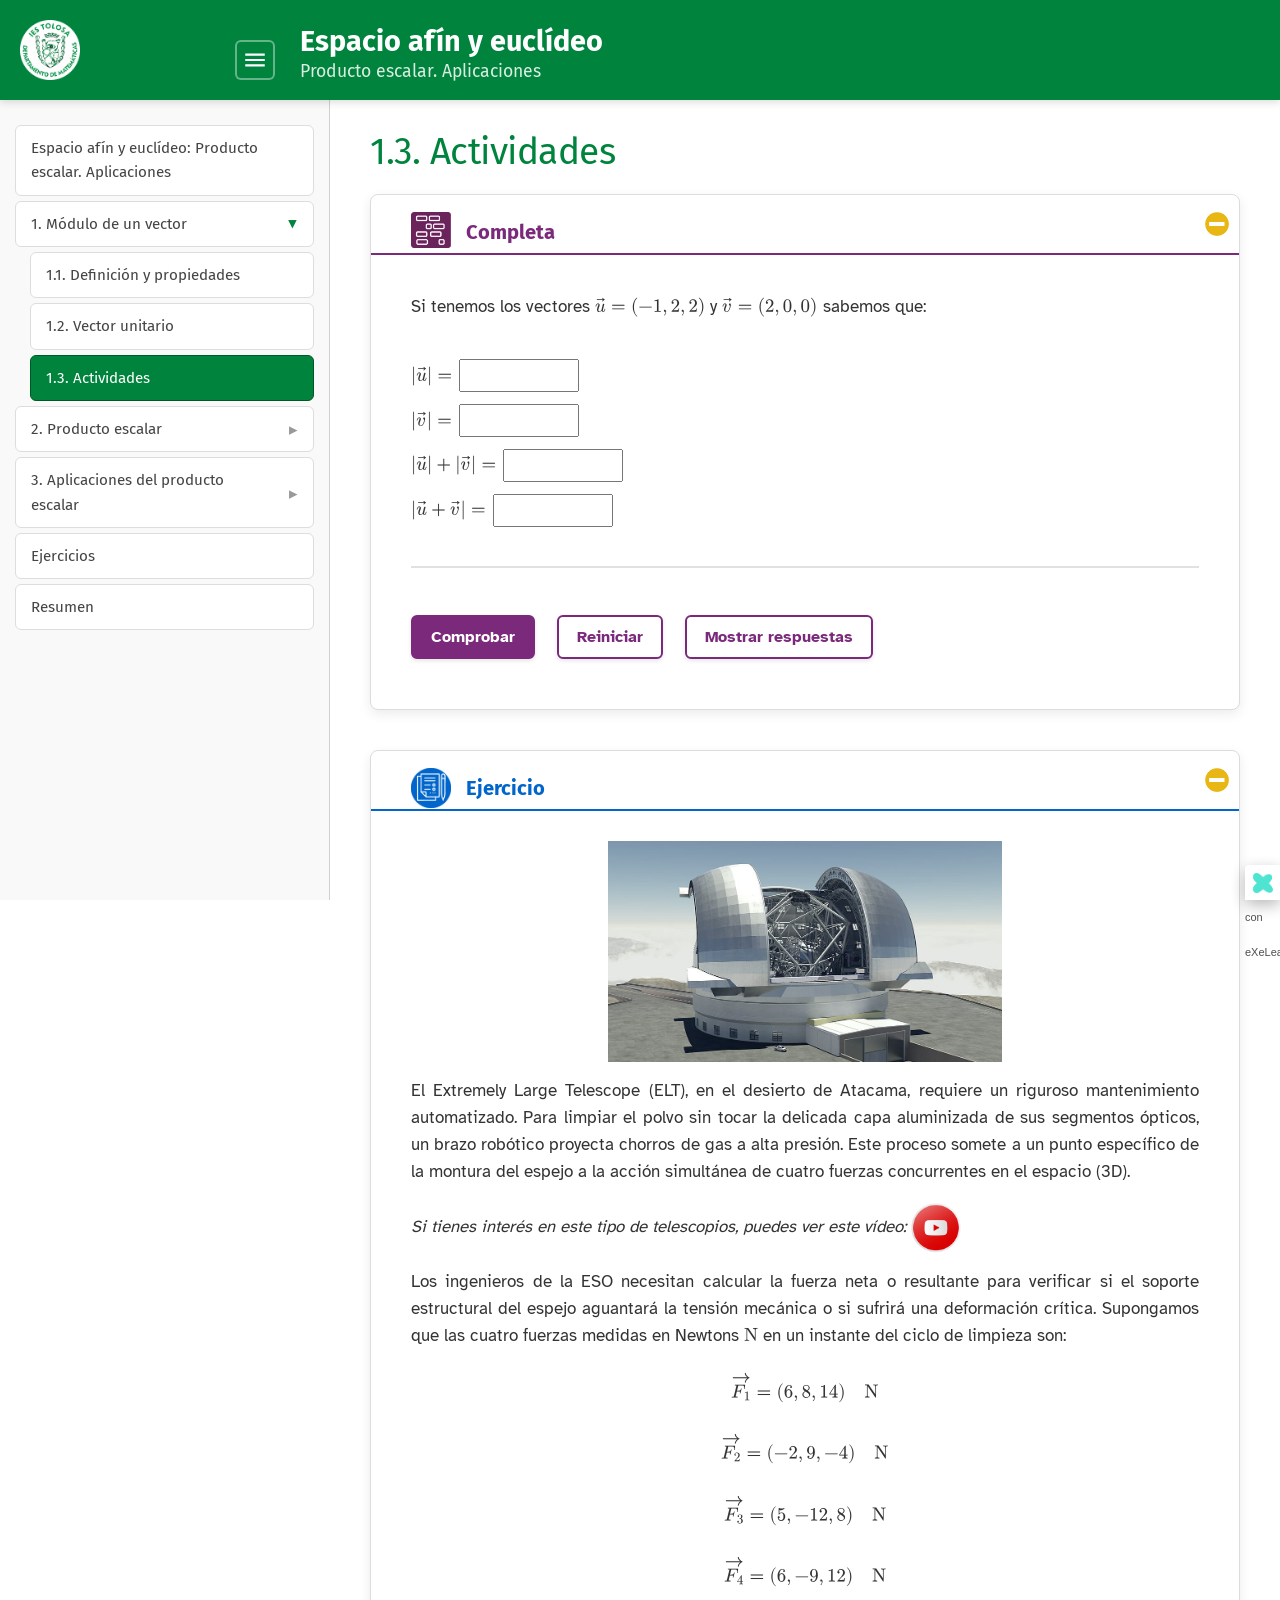
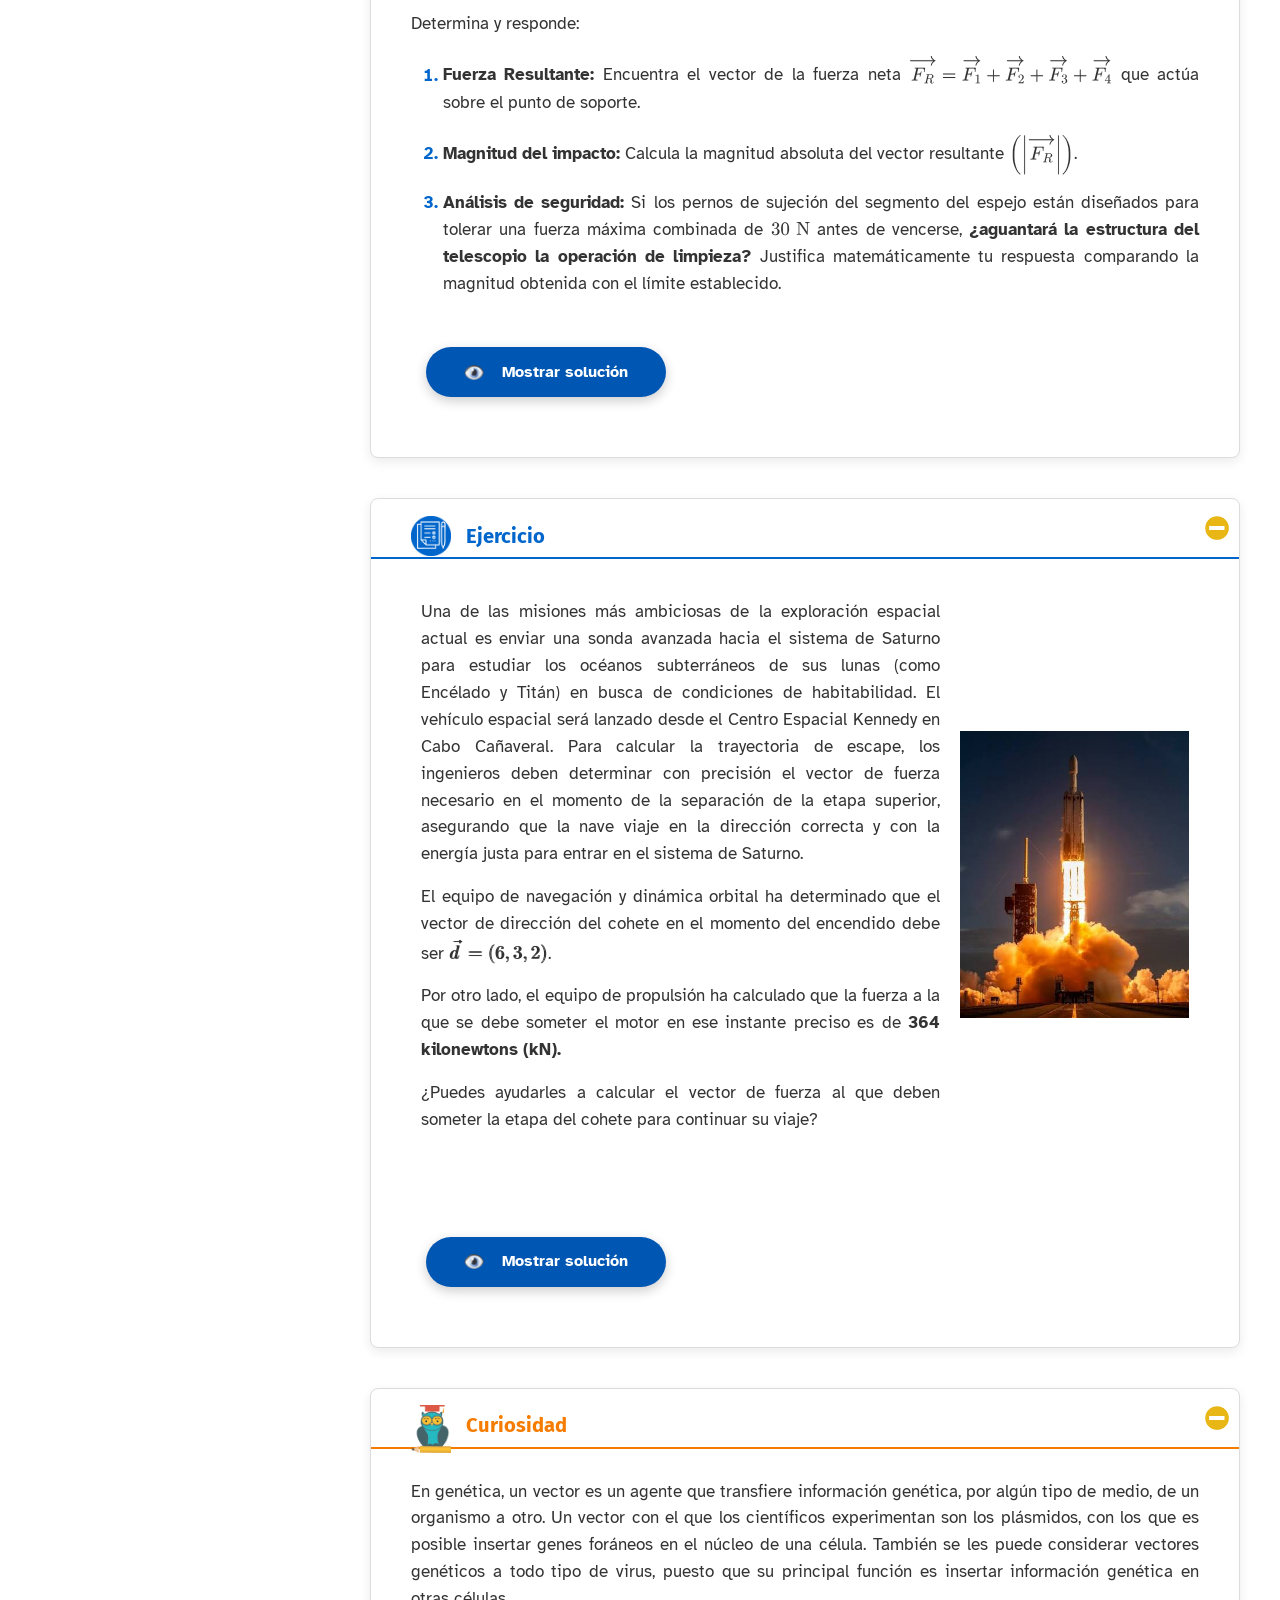
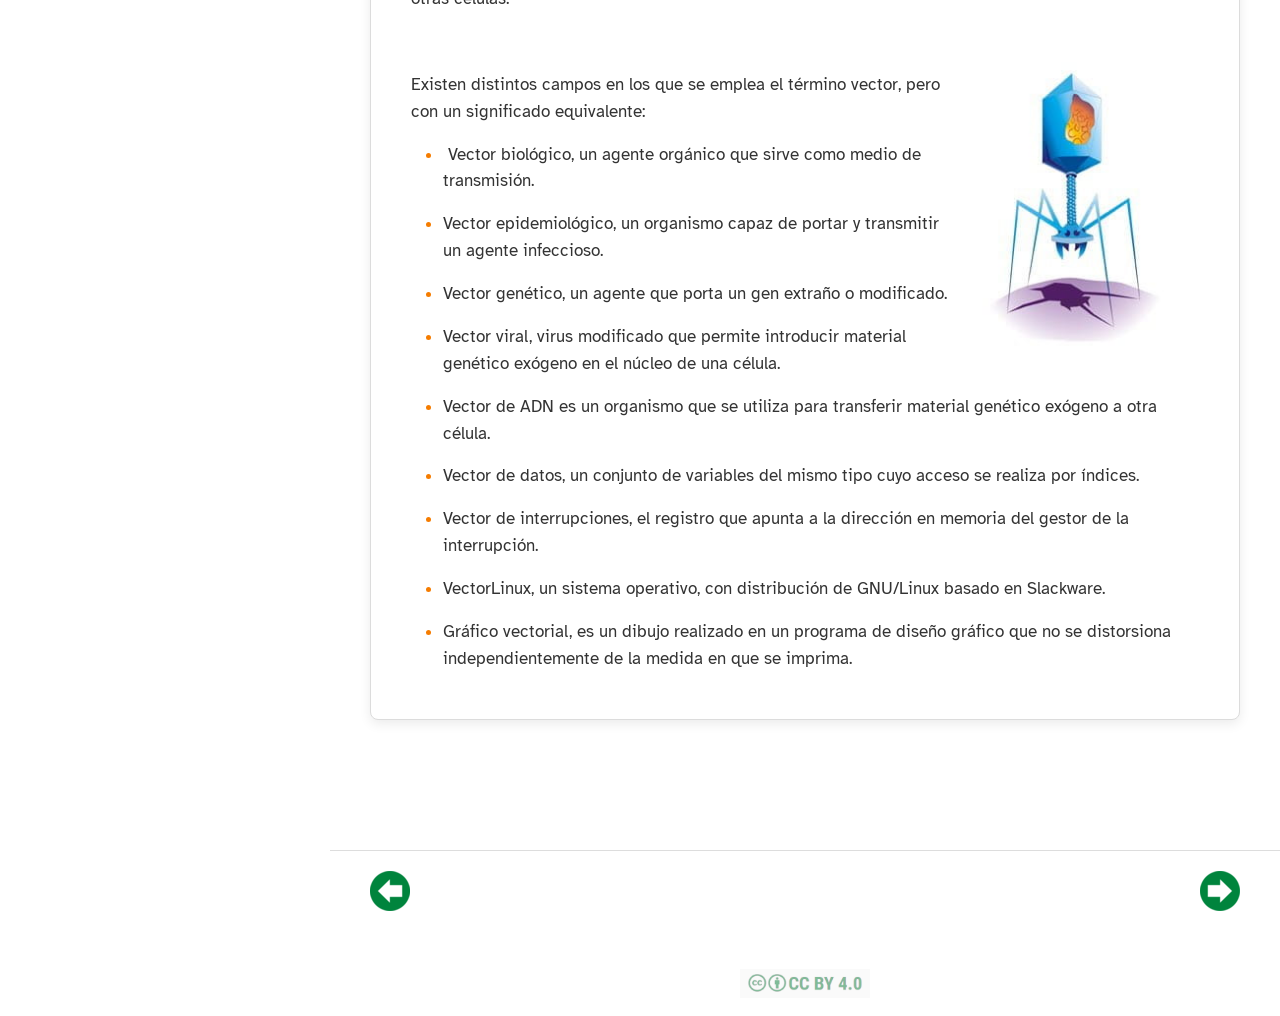
<file: html/13-actividades.html>
<!DOCTYPE html>
<html lang="es" id="exe-page-mvux20lh-2p6lv85yc">
<head>
<meta charset="utf-8">
<meta name="generator" content="eXeLearning v4.0.6">
<meta name="viewport" content="width=device-width, initial-scale=1">
<meta name="exe-pass-score" content="5">
<link rel="license" type="text/html" href="https://creativecommons.org/licenses/by-nc-sa/4.0/">
<title>1.3. Actividades | Espacio afín y euclídeo</title>
<link rel="icon" type="image/x-icon" href="../libs/favicon.ico">
<meta name="description" content="Curso 2º - Enseñanza Bachillerato
Nombre asignatura/materia: Matemáticas II">
<script>document.querySelector("html").classList.add("js");</script><script src="../libs/jquery/jquery.min.js"> </script><script src="../libs/common_i18n.js"> </script><script src="../libs/common.js"> </script><script src="../libs/exe_export.js"> </script><script src="../libs/bootstrap/bootstrap.bundle.min.js"> </script><link rel="stylesheet" href="../libs/bootstrap/bootstrap.min.css">
<script src="../idevices/form/form.js"></script><link rel="stylesheet" href="../idevices/form/form.css">
<script src="../idevices/text/text.js"></script><link rel="stylesheet" href="../idevices/text/text.css">
<link rel="stylesheet" href="../content/css/base.css"><script src="../theme/style.js"> </script><script src="../theme/z-custom-effects.js"> </script><link rel="stylesheet" href="../theme/colores.css"><link rel="stylesheet" href="../theme/comic.css"><link rel="stylesheet" href="../theme/ejercicio.css"><link rel="stylesheet" href="../theme/libreta.css"><link rel="stylesheet" href="../theme/navegacion.css"><link rel="stylesheet" href="../theme/nota-azul.css"><link rel="stylesheet" href="../theme/retroalimentacion.css"><link rel="stylesheet" href="../theme/style.css">
<script src="../libs/exe_math/tex-mml-svg.js"> </script>
</head>
<body class="exe-export exe-web-site">
<script>document.body.className+=" js"</script>
<div class="exe-content exe-export pre-js siteNav-hidden"><a href="#page-mvux20lh-2p6lv85yc" id="skipNav">Skip to content</a> <nav id="siteNav">
<ul>
<li> <a href="../index.html" class="main-node no-ch">Espacio afín y euclídeo: Producto escalar. Aplicaciones</a>
</li>
<li class="current-page-parent"> <a href="../html/1-modulo-de-un-vector-.html" class="daddy">1. Módulo de un vector    </a>
<ul class="other-section">
<li> <a href="../html/11-definicion-y-propiedades.html" class="no-ch">1.1. Definición y propiedades</a>
</li>
<li> <a href="../html/12-vector-unitario-.html" class="no-ch">1.2. Vector unitario </a>
</li>
<li class="active"> <a href="../html/13-actividades.html" class="active no-ch">1.3. Actividades</a>
</li>
</ul>
</li>
<li> <a href="../html/2-producto-escalar.html" class="daddy">2. Producto escalar</a>
<ul class="other-section">
<li> <a href="../html/21-definicion-general-y-geometrica-.html" class="no-ch">2.1. Definición general y geométrica   </a>
</li>
<li> <a href="../html/22-vectores-ortogonales-y-ortonormales.html" class="no-ch">2.2. Vectores ortogonales y ortonormales</a>
</li>
</ul>
</li>
<li> <a href="../html/3-aplicaciones-del-producto-escalar.html" class="daddy">3. Aplicaciones del producto escalar</a>
<ul class="other-section">
<li> <a href="../html/31-angulo-comprendido-entre-dos-rectas.html" class="no-ch">3.1. Ángulo comprendido entre dos rectas</a>
</li>
<li> <a href="../html/32-angulo-comprendido-entre-dos-planos.html" class="no-ch">3.2. Ángulo comprendido entre dos planos</a>
</li>
<li> <a href="../html/33-angulo-entre-una-recta-y-un-plano.html" class="no-ch">3.3. Ángulo entre una recta y un plano</a>
</li>
<li> <a href="../html/34-perpendicularidad-en-el-espacio.html" class="no-ch">3.4. Perpendicularidad en el espacio</a>
</li>
</ul>
</li>
<li> <a href="../html/ejercicios.html" class="no-ch">Ejercicios</a>
</li>
<li> <a href="../html/resumen.html" class="no-ch">Resumen</a>
</li>
</ul>
</nav><main id="page-mvux20lh-2p6lv85yc" class="page"> 
<header class="main-header">
<div class="package-header"><p class="package-title">Espacio afín y euclídeo</p>
<p class="package-subtitle">Producto escalar. Aplicaciones</p></div>
<div class="page-header"><h1 class="page-title">1.3. Actividades</h1></div>
</header><div id="page-content-page-mvux20lh-2p6lv85yc" class="page-content">
<article id="block-mvux20lk-ilwopgxyp" class="box caja-morada boton-morado">
<header class="box-head">
<div class="box-icon exe-icon">
<img src="../theme/icons/icon_completa.png" alt="" style="display:block;object-fit:contain;">
</div>
<h1 class="box-title">Completa</h1>
<button class="box-toggle box-toggle-on" title="Toggle content">
<span>Toggle content</span>
</button></header>
<div class="box-content">
<div id="idevice-mvux20lk-kwnih5uzu" class="idevice_node form" data-idevice-path="../idevices/form/" data-idevice-type="form" data-idevice-component-type="json" data-idevice-json-data="{&quot;ideviceId&quot;:&quot;idevice-mvux20lk-kwnih5uzu&quot;,&quot;evaluation&quot;:false,&quot;evaluationID&quot;:&quot;&quot;,&quot;passScoreMode&quot;:&quot;global&quot;,&quot;passScoreCustom&quot;:5,&quot;repeatActivity&quot;:true,&quot;isScorm&quot;:0,&quot;textButtonScorm&quot;:&quot;Guardar la puntuación&quot;,&quot;weighted&quot;:100,&quot;msgs&quot;:{&quot;msgScoreScorm&quot;:&quot;La puntuación no se puede guardar porque esta página no forma parte  de un paquete SCORM.&quot;,&quot;msgYouScore&quot;:&quot;Tu puntuación es&quot;,&quot;msgEndGameScore&quot;:&quot;Comience la partida antes de guardar la puntuación.&quot;,&quot;msgScore&quot;:&quot;Puntuación&quot;,&quot;msgWeight&quot;:&quot;Peso&quot;,&quot;msgYouLastScore&quot;:&quot;La última puntuación guardada es&quot;,&quot;msgOnlySaveScore&quot;:&quot;¡Solo puede guardar la puntuación una vez!&quot;,&quot;msgOnlySave&quot;:&quot;Solo puede guardar una vez&quot;,&quot;msgOnlySaveAuto&quot;:&quot;Su puntuación se guardará después de cada pregunta. Solo puede jugar una vez.&quot;,&quot;msgSaveAuto&quot;:&quot;Su puntuación se guardará automáticamente después de cada pregunta.&quot;,&quot;msgSeveralScore&quot;:&quot;Puede guardar la puntuación tantas veces como quiera&quot;,&quot;msgPlaySeveralTimes&quot;:&quot;Puede realizar esta actividad cuantas veces quiera&quot;,&quot;msgActityComply&quot;:&quot;Ya ha realizado esta actividad.&quot;,&quot;msgUncompletedActivity&quot;:&quot;Actividad no completada&quot;,&quot;msgSuccessfulActivity&quot;:&quot;Actividad superada. Puntuación: %s&quot;,&quot;msgUnsuccessfulActivity&quot;:&quot;Actividad no superada. Puntuación: %s&quot;,&quot;msgPassScore&quot;:&quot;Puntuación mínima necesaria para aprobar esta actividad: %s&quot;,&quot;msgTypeGame&quot;:&quot;Formulario&quot;,&quot;msgStartGame&quot;:&quot;Pulsa aquí para empezar&quot;,&quot;msgTime&quot;:&quot;Tiempo por pregunta&quot;,&quot;msgSaveScore&quot;:&quot;Guardar la puntuación&quot;,&quot;msgResult&quot;:&quot;Resultado&quot;,&quot;msgCheck&quot;:&quot;Comprobar&quot;,&quot;msgReset&quot;:&quot;Reiniciar&quot;,&quot;msgShowAnswers&quot;:&quot;Mostrar respuestas&quot;,&quot;msgTestResultPass&quot;:&quot;¡Felicidades! Has pasado la prueba&quot;,&quot;msgTestResultNotPass&quot;:&quot;Lo siento. Has fallado la prueba&quot;,&quot;msgTrueFalseHelp&quot;:&quot;Di si la afirmación es verdadera o falsa&quot;,&quot;msgDropdownHelp&quot;:&quot;Elige la respuesta correcta entre las opciones propuestas&quot;,&quot;msgFillHelp&quot;:&quot;Rellena los espacios en blanco con la palabra apropiada&quot;,&quot;msgSingleSelectionHelp&quot;:&quot;Opción múltiple con solo una respuesta correcta&quot;,&quot;msgMultipleSelectionHelp&quot;:&quot;Opción múltiple con varias respuestas correctas&quot;,&quot;msgPlayStart&quot;:&quot;Pulsa aquí para empezar&quot;,&quot;msgTrue&quot;:&quot;Verdadero&quot;,&quot;msgFalse&quot;:&quot;Falso&quot;,&quot;msgNext&quot;:&quot;Siguiente&quot;,&quot;msgPrevious&quot;:&quot;Anterior&quot;,&quot;msgSuggestion&quot;:&quot;Sugerencia&quot;,&quot;msgOk&quot;:&quot;Correcto&quot;,&quot;msgKO&quot;:&quot;Incorrecto&quot;,&quot;msgHide&quot;:&quot;Ocultar&quot;},&quot;id&quot;:&quot;idevice-mvux20lk-kwnih5uzu&quot;,&quot;questionsRandom&quot;:false,&quot;percentageQuestions&quot;:&quot;100&quot;,&quot;time&quot;:&quot;0&quot;,&quot;eXeFormInstructions&quot;:&quot;&lt;p&gt;Si tenemos los vectores \\(\\vec{u}=(-1,2,2)\\) y \\(\\vec{v}=(2,0,0)\\) sabemos que:&lt;/p&gt;&quot;,&quot;questionsData&quot;:[{&quot;id&quot;:&quot;1793393504011-RO75U&quot;,&quot;activityType&quot;:&quot;fill&quot;,&quot;baseText&quot;:&quot;&lt;p&gt;\\(|\\vec{u}|=\\) &lt;u&gt;3&lt;/u&gt;&lt;/p&gt;\n&lt;p&gt;\\(|\\vec{v}|=\\) &lt;u&gt;2&lt;/u&gt;&lt;/p&gt;\n&lt;p&gt;\\(|\\vec{u}|+|\\vec{v}|=\\) &lt;u&gt;5&lt;/u&gt;&lt;/p&gt;\n&lt;p&gt;\\(|\\vec{u}+\\vec{v}|=\\) &lt;u&gt;3&lt;/u&gt;&lt;/p&gt;&quot;,&quot;feedbackRight&quot;:&quot;&quot;,&quot;feedbackWrong&quot;:&quot;&quot;,&quot;suggestion&quot;:&quot;&quot;,&quot;wrongAnswersValue&quot;:&quot;&quot;,&quot;selectionType&quot;:&quot;single&quot;,&quot;answers&quot;:[],&quot;answer&quot;:&quot;1&quot;,&quot;capitalization&quot;:false,&quot;strict&quot;:false,&quot;order&quot;:0,&quot;customScore&quot;:1,&quot;time&quot;:0}],&quot;addBtnAnswers&quot;:true,&quot;eXeIdeviceTextAfter&quot;:&quot;&quot;,&quot;showSlider&quot;:false}" data-idevice-template="form.html">
<div class="exe-form-container">
  <div class="game-evaluation-ids js-hidden" data-id="idevice-mvux20lk-kwnih5uzu" data-evaluationb="false" data-evaluationid=""></div>
            <div id="frmMainContainer-idevice-mvux20lk-kwnih5uzu" class="form-IDevice" data-id="idevice-mvux20lk-kwnih5uzu">
                <div class="form-Data js-hidden">{}</div>
                <div class="form-instructions"><p>Si tenemos los vectores \(\vec{u}=(-1,2,2)\) y \(\vec{v}=(2,0,0)\) sabemos que:</p></div>
                <div class="FRMP-GameScoreBoard" style="display:none;">
                    <div>
                        <strong><span class="sr-av">Tiempo por pregunta:</span></strong>
                        <span id="frmPTime-idevice-mvux20lk-kwnih5uzu">00:00</span>
                    </div>
                </div>
                <div class="FRMP-StartGame" id="frmStartGameDiv-idevice-mvux20lk-kwnih5uzu" style="display:none;">
                      <button  id="frmStartGame-idevice-mvux20lk-kwnih5uzu" type="button" class="btn btn-primary">Pulsa aquí para empezar</button>
                </div>
                <div class="form-body" id="frmBody-idevice-mvux20lk-kwnih5uzu" style="display:block;">
                    <div class="FRMP-Questions">
                        <div id="form-questions-idevice-mvux20lk-kwnih5uzu" > </div>
                        <div id="frmCover-idevice-mvux20lk-kwnih5uzu" class="FRMP-Cover"> </div>
                    </div>
                    <div id="resultsContainer-idevice-mvux20lk-kwnih5uzu" class="form-results-container inline">
                        <div id="form-score-idevice-mvux20lk-kwnih5uzu" class="score-text">Puntuación.</div>
                        <div id="form-result-test-idevice-mvux20lk-kwnih5uzu" class="score-text phrase-score"></div>
                    </div>
                    <div class="form-buttons-container inline">
                        <input id="form-button-check-idevice-mvux20lk-kwnih5uzu" class="btn btn-primary" type="button" value="Comprobar"
                            data-id="idevice-mvux20lk-kwnih5uzu" />
                        <input id="form-button-reset-idevice-mvux20lk-kwnih5uzu" type="button" value="Reiniciar"
                            data-id="idevice-mvux20lk-kwnih5uzu" class="btn btn-primary"  style="display:none" />
                        <input id="form-button-show-answers-idevice-mvux20lk-kwnih5uzu" class="btn btn-primary" type="button" value="Mostrar respuestas"
                            data-id="idevice-mvux20lk-kwnih5uzu" style="display: " />

                    </div>
                </div>
                <div class="Games-BottonContainer d-flex align-items-center justify-content-end mx-auto p-0 w-100"></div>
                
            </div>
            <div class="questionsMedia" style="display:none"></div>
            
</div>
</div>
</div>
</article><article id="block-mvvgs0cx-3jb3g047x" class="box caja-azul ejercicio-custom">
<header class="box-head">
<div class="box-icon exe-icon">
<img src="../theme/icons/icon_ejercicioresuelto.png" alt="" style="display:block;object-fit:contain;">
</div>
<h1 class="box-title">Ejercicio</h1>
<button class="box-toggle box-toggle-on" title="Toggle content">
<span>Toggle content</span>
</button></header>
<div class="box-content">
<div id="idevice-1793394494673-czcv69taf" class="idevice_node text" data-idevice-path="../idevices/text/" data-idevice-type="text" data-idevice-component-type="json" data-idevice-json-data="{&quot;ideviceId&quot;:&quot;idevice-1793394494673-czcv69taf&quot;}">
<div class="exe-text-template">
    <div class="exe-text-activity"><article class="ejercicio-vectores"><!-- ENUNCIADO DEL EJERCICIO --><header>
<p style="text-align: center;"><img src="../content/resources/the-e-elt.jpg" width="50%" alt="" /></p>
<p style="text-align: justify;">El Extremely Large Telescope (ELT), en el desierto de Atacama, requiere un riguroso mantenimiento automatizado. Para limpiar el polvo sin tocar la delicada capa aluminizada de sus segmentos ópticos, un brazo robótico proyecta chorros de gas a alta presión. Este proceso somete a un punto específico de la montura del espejo a la acción simultánea de cuatro fuerzas concurrentes en el espacio (3D).</p>
<p style="text-align: justify;"><em>Si tienes interés en este tipo de telescopios, puedes ver este vídeo:</em> <a href="https://youtu.be/BMsXi64gQdI?si=BWhbBhvntGbuIgb4" title=""><img src="../content/resources/yutube.png" width="50" height="51" alt="" /></a></p>
</header>
<section class="contexto">
<p style="text-align: justify;">Los ingenieros de la ESO necesitan calcular la fuerza neta o resultante para verificar si el soporte estructural del espejo aguantará la tensión mecánica o si sufrirá una deformación crítica. Supongamos que las cuatro fuerzas medidas en Newtons \(\text{N}\) en un instante del ciclo de limpieza son:</p>
</section>
<section class="ecuaciones">
<p style="text-align: center;">\[\overrightarrow{F_1} = (6, 8, 14) \quad \text{N}\]</p>
<p style="text-align: center;">\[\overrightarrow{F_2} = (-2, 9, -4) \quad \text{N}\]</p>
<p style="text-align: center;">\[\overrightarrow{F_3} = (5, -12, 8) \quad \text{N}\]</p>
<p style="text-align: center;">\[\overrightarrow{F_4} = (6, -9, 12) \quad \text{N}\]</p>
</section>
<section class="preguntas">
<p>Determina y responde:</p>
<ol>
<li style="text-align: justify;">
<p><strong>Fuerza Resultante:</strong> Encuentra el vector de la fuerza neta \(\overrightarrow{F_R} = \overrightarrow{F_1} + \overrightarrow{F_2} + \overrightarrow{F_3} + \overrightarrow{F_4}\) que actúa sobre el punto de soporte.</p>
</li>
<li style="text-align: justify;">
<p><strong>Magnitud del impacto:</strong> Calcula la magnitud absoluta del vector resultante \(\left(\left|\overrightarrow{F_R}\right|\right)\).</p>
</li>
<li style="text-align: justify;">
<p><strong>Análisis de seguridad:</strong> Si los pernos de sujeción del segmento del espejo están diseñados para tolerar una fuerza máxima combinada de \(30\text{ N}\) antes de vencerse, <strong>¿aguantará la estructura del telescopio la operación de limpieza?</strong> Justifica matemáticamente tu respuesta comparando la magnitud obtenida con el límite establecido.</p>
</li>
</ol>
</section>
<!-- SOLUCIONARIO NATIVO EN DETALLES --></article><div class="iDevice_buttons feedback-button js-required"><input type="button" class="feedbacktooglebutton" value="Mostrar retroalimentación" data-text-a="Mostrar retroalimentación" data-text-b="Mostrar retroalimentación"></div><div class="feedback js-feedback js-hidden" style="display: none;"><p><strong>1. Vector Fuerza Resultante \(\left(\overrightarrow{F}_R\right)\):</strong></p>
<div style="margin-top: 15px; padding-left: 10px;">
<p>Sumando componente a componente:</p>
<ul>
<li>
<p>Componente \(x\):  \(6 - 2 + 5 + 6 = 15\)</p>
</li>
<li>
<p>Componente \(y\):  \(8 + 9 - 12 - 9 = -4\)</p>
</li>
<li>
<p>Componente \(z\):  \(14 - 4 + 8 + 12 = 30\)</p>
</li>
</ul>
<p>\[\overrightarrow{F_R} = (15, -4, 30) \quad \text{N}\]</p>
<p style="text-align: justify;"><strong>2. Magnitud de la Fuerza Resultante:</strong></p>
<p style="text-align: justify;">\[\left|\overrightarrow{F_R}\right| = \sqrt{15^2 + (-4)^2 + 30^2} = \sqrt{225 + 16 + 900} = \sqrt{1141} \approx 33.78\text{ N}\]</p>
<p style="text-align: justify;"><strong>3. Veredicto de Resistencia Estructural:</strong></p>
<p style="text-align: justify;">Dado que la magnitud de la fuerza neta calculada es de aproximadamente \(33.78\text{ N}\) y el límite crítico de tolerancia de la estructura es de únicamente \(30\text{ N}\), se comprueba que \(\left|\overrightarrow{F_R}\right| &gt; 30\text{ N}\).</p>
<p style="text-align: justify;"><strong>Respuesta:</strong> No, la estructura del telescopio <strong>no aguantará</strong> la operación de limpieza bajo estas condiciones operativas. El impacto supera el margen de seguridad en \(3.78\text{ N}\), lo que implicaría un riesgo inminente de deformación o fallo estructural en los pernos de sujeción.</p>
</div></div></div>
</div>
</div>
</div>
</article><article id="block-mvv8iyqz-0cn7ofrq9" class="box caja-azul ejercicio-custom">
<header class="box-head">
<div class="box-icon exe-icon">
<img src="../theme/icons/icon_ejercicioresuelto.png" alt="" style="display:block;object-fit:contain;">
</div>
<h1 class="box-title">Ejercicio</h1>
<button class="box-toggle box-toggle-on" title="Toggle content">
<span>Toggle content</span>
</button></header>
<div class="box-content">
<div id="idevice-1793380635755-wuokxno8x" class="idevice_node text" data-idevice-path="../idevices/text/" data-idevice-type="text" data-idevice-component-type="json" data-idevice-json-data="{&quot;ideviceId&quot;:&quot;idevice-1793380635755-wuokxno8x&quot;}">
<div class="exe-text-template">
    <div class="exe-text-activity"><table border="0" cellpadding="10" style="width: 100%;">
<tbody>
<tr>
<td style="width: 65%;">
<p style="text-align: justify;">Una de las misiones más ambiciosas de la exploración espacial actual es enviar una sonda avanzada hacia el sistema de Saturno para estudiar los océanos subterráneos de sus lunas (como Encélado y Titán) en busca de condiciones de habitabilidad. El vehículo espacial será lanzado desde el Centro Espacial Kennedy en Cabo Cañaveral. Para calcular la trayectoria de escape, los ingenieros deben determinar con precisión el vector de fuerza necesario en el momento de la separación de la etapa superior, asegurando que la nave viaje en la dirección correcta y con la energía justa para entrar en el sistema de Saturno.</p>
<p style="text-align: justify;">El equipo de navegación y dinámica orbital ha determinado que el vector de dirección del cohete en el momento del encendido debe ser \(\pmb{\vec{d}= (6, 3, 2)}\).</p>
<p style="text-align: justify;">Por otro lado, el equipo de propulsión ha calculado que la fuerza a la que se debe someter el motor en ese instante preciso es de <strong>364 kilonewtons (kN).</strong></p>
<p style="text-align: justify;">¿Puedes ayudarles a calcular el vector de fuerza al que deben someter la etapa del cohete para continuar su viaje?</p>
</td>
<td style="width: 30%;"><img src="../content/resources/cohete-1.jpg" width="399" height="501" alt="" style="display: block; margin-left: auto; margin-right: auto;" /></td>
</tr>
</tbody>
</table>
<p><br /></p>
<p>
<script>
    function toggleSolucion() {
        var solucion = document.getElementById("solucion-contenedor");
        if (solucion.style.display === "none" || solucion.style.display === "") {
            solucion.style.display = "block";
        } else {
            solucion.style.display = "none";
        }
    }
</script>
</p><div class="iDevice_buttons feedback-button js-required"><input type="button" class="feedbacktooglebutton" value="Mostrar retroalimentación" data-text-a="Mostrar retroalimentación" data-text-b="Mostrar retroalimentación"></div><div class="feedback js-feedback js-hidden" style="display: none;"><p>Puesto que conocemos el vector de dirección, vamos a calcular un vector que tenga esa misma dirección pero que su módulo sea \(1\). Para ello calculamos el módulo del vector \(\vec{d}\): \[|\vec{d}|=\sqrt{\left( 6^2+3^2+2^2\right)}=\sqrt{36+9+4}=\sqrt{49}=7\]</p>
<div id="solucion-contenedor" class="solucion">
<p>Por tanto, el vector unitario que tiene la misma dirección y sentido es: \[\vec{u}=\dfrac{1}{7} \cdot (6,3,2)=\left( \dfrac{6}{7},\dfrac{3}{7},\dfrac{2}{7} \right) \]</p>
<p>Por tanto, la fuerza a la que hay que someter el cohete es: \( \overrightarrow{F} = 364 \cdot \vec{u}=\left( \dfrac{2184}{7},\dfrac{1092}{7},\dfrac{728}{7} \right)=(312,156,104) \textsf{ kN}\)</p>
</div>
<p>
<script>
    function toggleSolucion() {
        var solucion = document.getElementById("solucion-contenedor");
        if (solucion.style.display === "none" || solucion.style.display === "") {
            solucion.style.display = "block";
        } else {
            solucion.style.display = "none";
        }
    }
</script>
</p></div></div>
</div>
</div>
</div>
</article><article id="block-mvux20lk-24e96dq9p" class="box caja-naranja">
<header class="box-head">
<div class="box-icon exe-icon">
<img src="../theme/icons/buho.png" alt="" style="display:block;object-fit:contain;">
</div>
<h1 class="box-title">Curiosidad </h1>
<button class="box-toggle box-toggle-on" title="Toggle content">
<span>Toggle content</span>
</button></header>
<div class="box-content">
<div id="idevice-mvux20lk-cytys32u5" class="idevice_node text" data-idevice-path="../idevices/text/" data-idevice-type="text" data-idevice-component-type="json" data-idevice-json-data="{&quot;ideviceId&quot;:&quot;idevice-mvux20lk-cytys32u5&quot;}">
<div class="exe-text-template">
    <p align="justify">En genética, un vector es un agente que transfiere información genética, por algún tipo de medio, de un organismo a otro. Un vector con el que los científicos experimentan son los plásmidos, con los que es posible insertar genes foráneos en el núcleo de una célula. También se les puede considerar vectores genéticos a todo tipo de virus, puesto que su principal función es insertar información genética en otras células.</p>
<table style="width: 250px;" border="1" align="right">
<tbody>
<tr>
<td style="border: 1px solid #ffffff;"><img style="float: right;" src="../content/resources/virus.jpg" alt="Virus" height="354" width="250" /></td>
</tr>
</tbody>
</table>
<p> </p>
<p>Existen distintos campos en los que se emplea el término vector, pero con un significado equivalente:</p>
<ul>
<li>
<p> Vector biológico, un agente orgánico que sirve como medio de transmisión.</p>
</li>
<li>
<p>Vector epidemiológico, un organismo capaz de portar y transmitir un agente infeccioso.</p>
</li>
<li>
<p>Vector genético, un agente que porta un gen extraño o modificado.</p>
</li>
<li>
<p>Vector viral, virus modificado que permite introducir material genético exógeno en el núcleo de una célula.</p>
</li>
<li>
<p>Vector de ADN es un organismo que se utiliza para transferir material genético exógeno a otra célula.</p>
</li>
<li>
<p>Vector de datos, un conjunto de variables del mismo tipo cuyo acceso se realiza por índices.</p>
</li>
<li>
<p>Vector de interrupciones, el registro que apunta a la dirección en memoria del gestor de la interrupción.</p>
</li>
<li>
<p>VectorLinux, un sistema operativo, con distribución de GNU/Linux basado en Slackware.</p>
</li>
<li>
<p>Gráfico vectorial, es un dibujo realizado en un programa de diseño gráfico que no se distorsiona independientemente de la medida en que se imprima.</p>
</li>
</ul>
</div>
</div>
</div>
</article>
</div></main><div class="nav-buttons">
<a href="../html/12-vector-unitario-.html" title="Anterior" class="nav-button nav-button-left"><span>Anterior</span></a>
<a href="../html/2-producto-escalar.html" title="Siguiente" class="nav-button nav-button-right"><span>Siguiente</span></a>
</div>
<footer id="siteFooter"><div id="siteFooterContent"> <div id="packageLicense" class="cc cc-by-nc-sa"> <p> <span class="license-label">Licencia: </span><a href="https://creativecommons.org/licenses/by-nc-sa/4.0/" class="license">Creative Commons: Reconocimiento - no comercial - compartir igual 4.0</a></p>
</div>
</div></footer>
</div>
<p id="made-with-eXe"> <a href="https://exelearning.net/" target="_blank" rel="noopener"> <span>Creado con eXeLearning <span>(Ventana nueva)</span></span></a></p>
</body>
</html>
</file>
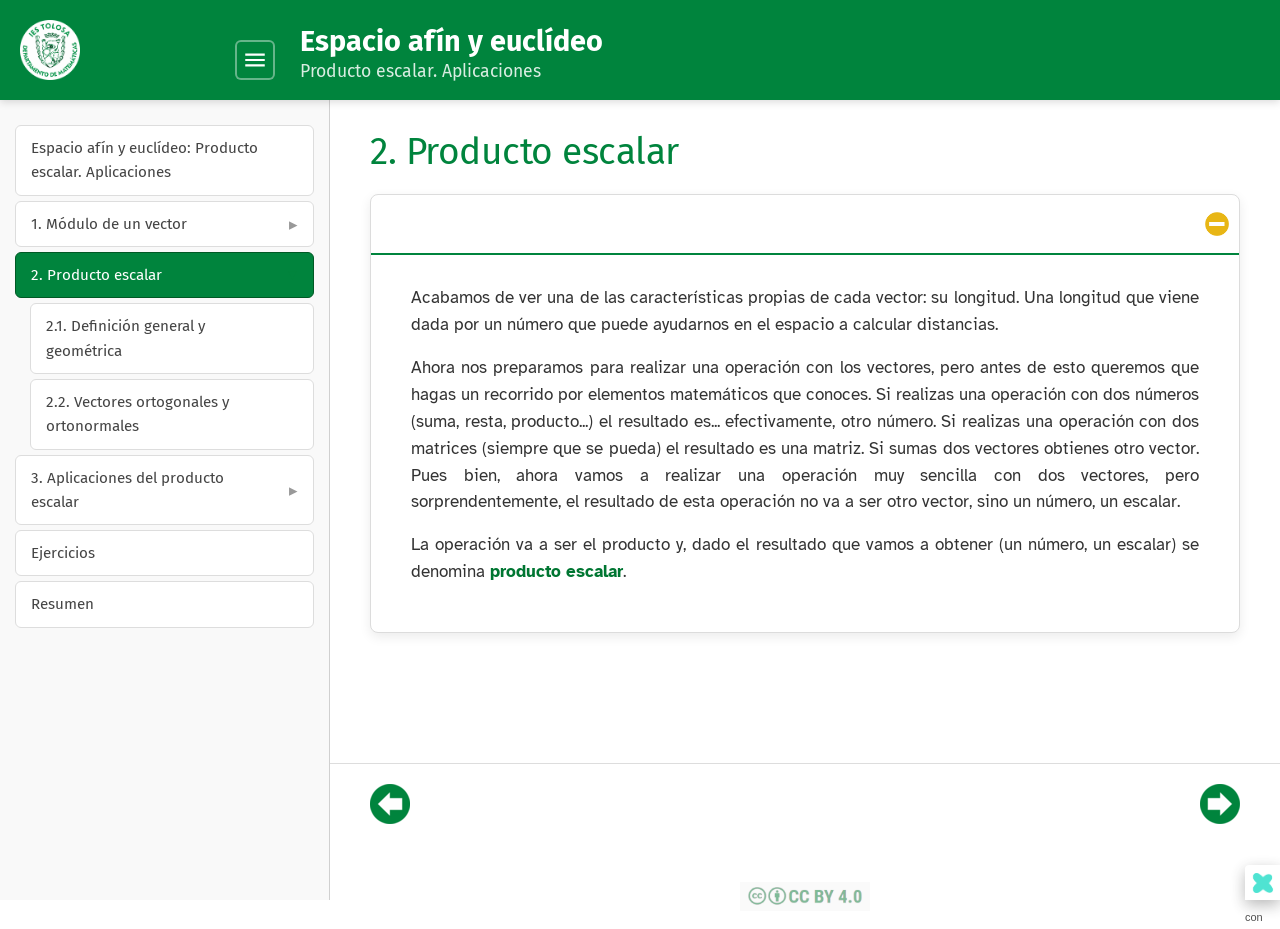
<file: html/2-producto-escalar.html>
<!DOCTYPE html>
<html lang="es" id="exe-page-mvux20lh-3z07lck2e">
<head>
<meta charset="utf-8">
<meta name="generator" content="eXeLearning v4.0.6">
<meta name="viewport" content="width=device-width, initial-scale=1">
<meta name="exe-pass-score" content="5">
<link rel="license" type="text/html" href="https://creativecommons.org/licenses/by-nc-sa/4.0/">
<title>2. Producto escalar | Espacio afín y euclídeo</title>
<link rel="icon" type="image/x-icon" href="../libs/favicon.ico">
<meta name="description" content="Curso 2º - Enseñanza Bachillerato
Nombre asignatura/materia: Matemáticas II">
<script>document.querySelector("html").classList.add("js");</script><script src="../libs/jquery/jquery.min.js"> </script><script src="../libs/common_i18n.js"> </script><script src="../libs/common.js"> </script><script src="../libs/exe_export.js"> </script><script src="../libs/bootstrap/bootstrap.bundle.min.js"> </script><link rel="stylesheet" href="../libs/bootstrap/bootstrap.min.css">
<script src="../idevices/text/text.js"></script><link rel="stylesheet" href="../idevices/text/text.css">
<link rel="stylesheet" href="../content/css/base.css"><script src="../theme/style.js"> </script><script src="../theme/z-custom-effects.js"> </script><link rel="stylesheet" href="../theme/colores.css"><link rel="stylesheet" href="../theme/comic.css"><link rel="stylesheet" href="../theme/ejercicio.css"><link rel="stylesheet" href="../theme/libreta.css"><link rel="stylesheet" href="../theme/navegacion.css"><link rel="stylesheet" href="../theme/nota-azul.css"><link rel="stylesheet" href="../theme/retroalimentacion.css"><link rel="stylesheet" href="../theme/style.css">
<script src="../libs/exe_math/tex-mml-svg.js"> </script>
</head>
<body class="exe-export exe-web-site">
<script>document.body.className+=" js"</script>
<div class="exe-content exe-export pre-js siteNav-hidden"><a href="#page-mvux20lh-3z07lck2e" id="skipNav">Skip to content</a> <nav id="siteNav">
<ul>
<li> <a href="../index.html" class="main-node no-ch">Espacio afín y euclídeo: Producto escalar. Aplicaciones</a>
</li>
<li> <a href="../html/1-modulo-de-un-vector-.html" class="daddy">1. Módulo de un vector    </a>
<ul class="other-section">
<li> <a href="../html/11-definicion-y-propiedades.html" class="no-ch">1.1. Definición y propiedades</a>
</li>
<li> <a href="../html/12-vector-unitario-.html" class="no-ch">1.2. Vector unitario </a>
</li>
<li> <a href="../html/13-actividades.html" class="no-ch">1.3. Actividades</a>
</li>
</ul>
</li>
<li class="active"> <a href="../html/2-producto-escalar.html" class="active daddy">2. Producto escalar</a>
<ul class="other-section">
<li> <a href="../html/21-definicion-general-y-geometrica-.html" class="no-ch">2.1. Definición general y geométrica   </a>
</li>
<li> <a href="../html/22-vectores-ortogonales-y-ortonormales.html" class="no-ch">2.2. Vectores ortogonales y ortonormales</a>
</li>
</ul>
</li>
<li> <a href="../html/3-aplicaciones-del-producto-escalar.html" class="daddy">3. Aplicaciones del producto escalar</a>
<ul class="other-section">
<li> <a href="../html/31-angulo-comprendido-entre-dos-rectas.html" class="no-ch">3.1. Ángulo comprendido entre dos rectas</a>
</li>
<li> <a href="../html/32-angulo-comprendido-entre-dos-planos.html" class="no-ch">3.2. Ángulo comprendido entre dos planos</a>
</li>
<li> <a href="../html/33-angulo-entre-una-recta-y-un-plano.html" class="no-ch">3.3. Ángulo entre una recta y un plano</a>
</li>
<li> <a href="../html/34-perpendicularidad-en-el-espacio.html" class="no-ch">3.4. Perpendicularidad en el espacio</a>
</li>
</ul>
</li>
<li> <a href="../html/ejercicios.html" class="no-ch">Ejercicios</a>
</li>
<li> <a href="../html/resumen.html" class="no-ch">Resumen</a>
</li>
</ul>
</nav><main id="page-mvux20lh-3z07lck2e" class="page"> 
<header class="main-header">
<div class="package-header"><p class="package-title">Espacio afín y euclídeo</p>
<p class="package-subtitle">Producto escalar. Aplicaciones</p></div>
<div class="page-header"><h1 class="page-title">2. Producto escalar</h1></div>
</header><div id="page-content-page-mvux20lh-3z07lck2e" class="page-content">
<article id="block-mvux20lk-tuge3xpp3" class="box no-header">
<header class="box-head no-icon">
<button class="box-toggle box-toggle-on" title="Toggle content">
<span>Toggle content</span>
</button></header>
<div class="box-content">
<div id="idevice-mvux20lk-iewpwgaae" class="idevice_node text" data-idevice-path="../idevices/text/" data-idevice-type="text" data-idevice-component-type="json" data-idevice-json-data="{&quot;ideviceId&quot;:&quot;idevice-mvux20lk-iewpwgaae&quot;}">
<div class="exe-text-template">
    <p style="text-align: justify;">Acabamos de ver una de las características propias de cada vector: su longitud. Una longitud que viene dada por un número que puede ayudarnos en el espacio a calcular distancias.</p>
<p style="text-align: justify;">Ahora nos preparamos para realizar una operación con los vectores, pero antes de esto queremos que hagas un recorrido por elementos matemáticos que conoces. Si realizas una operación con dos números (suma, resta, producto...) el resultado es... efectivamente, otro número. Si realizas una operación con dos matrices (siempre que se pueda) el resultado es una matriz. Si sumas dos vectores obtienes otro vector. Pues bien, ahora vamos a realizar una operación muy sencilla con dos vectores, pero sorprendentemente, el resultado de esta operación no va a ser otro vector, sino un número, un escalar.</p>
<p style="text-align: justify;">La operación va a ser el producto y, dado el resultado que vamos a obtener (un número, un escalar) se denomina <span style="color: #007632;"><strong>producto escalar</strong></span>.</p>
</div>
</div>
</div>
</article>
</div></main><div class="nav-buttons">
<a href="../html/13-actividades.html" title="Anterior" class="nav-button nav-button-left"><span>Anterior</span></a>
<a href="../html/21-definicion-general-y-geometrica-.html" title="Siguiente" class="nav-button nav-button-right"><span>Siguiente</span></a>
</div>
<footer id="siteFooter"><div id="siteFooterContent"> <div id="packageLicense" class="cc cc-by-nc-sa"> <p> <span class="license-label">Licencia: </span><a href="https://creativecommons.org/licenses/by-nc-sa/4.0/" class="license">Creative Commons: Reconocimiento - no comercial - compartir igual 4.0</a></p>
</div>
</div></footer>
</div>
<p id="made-with-eXe"> <a href="https://exelearning.net/" target="_blank" rel="noopener"> <span>Creado con eXeLearning <span>(Ventana nueva)</span></span></a></p>
</body>
</html>
</file>
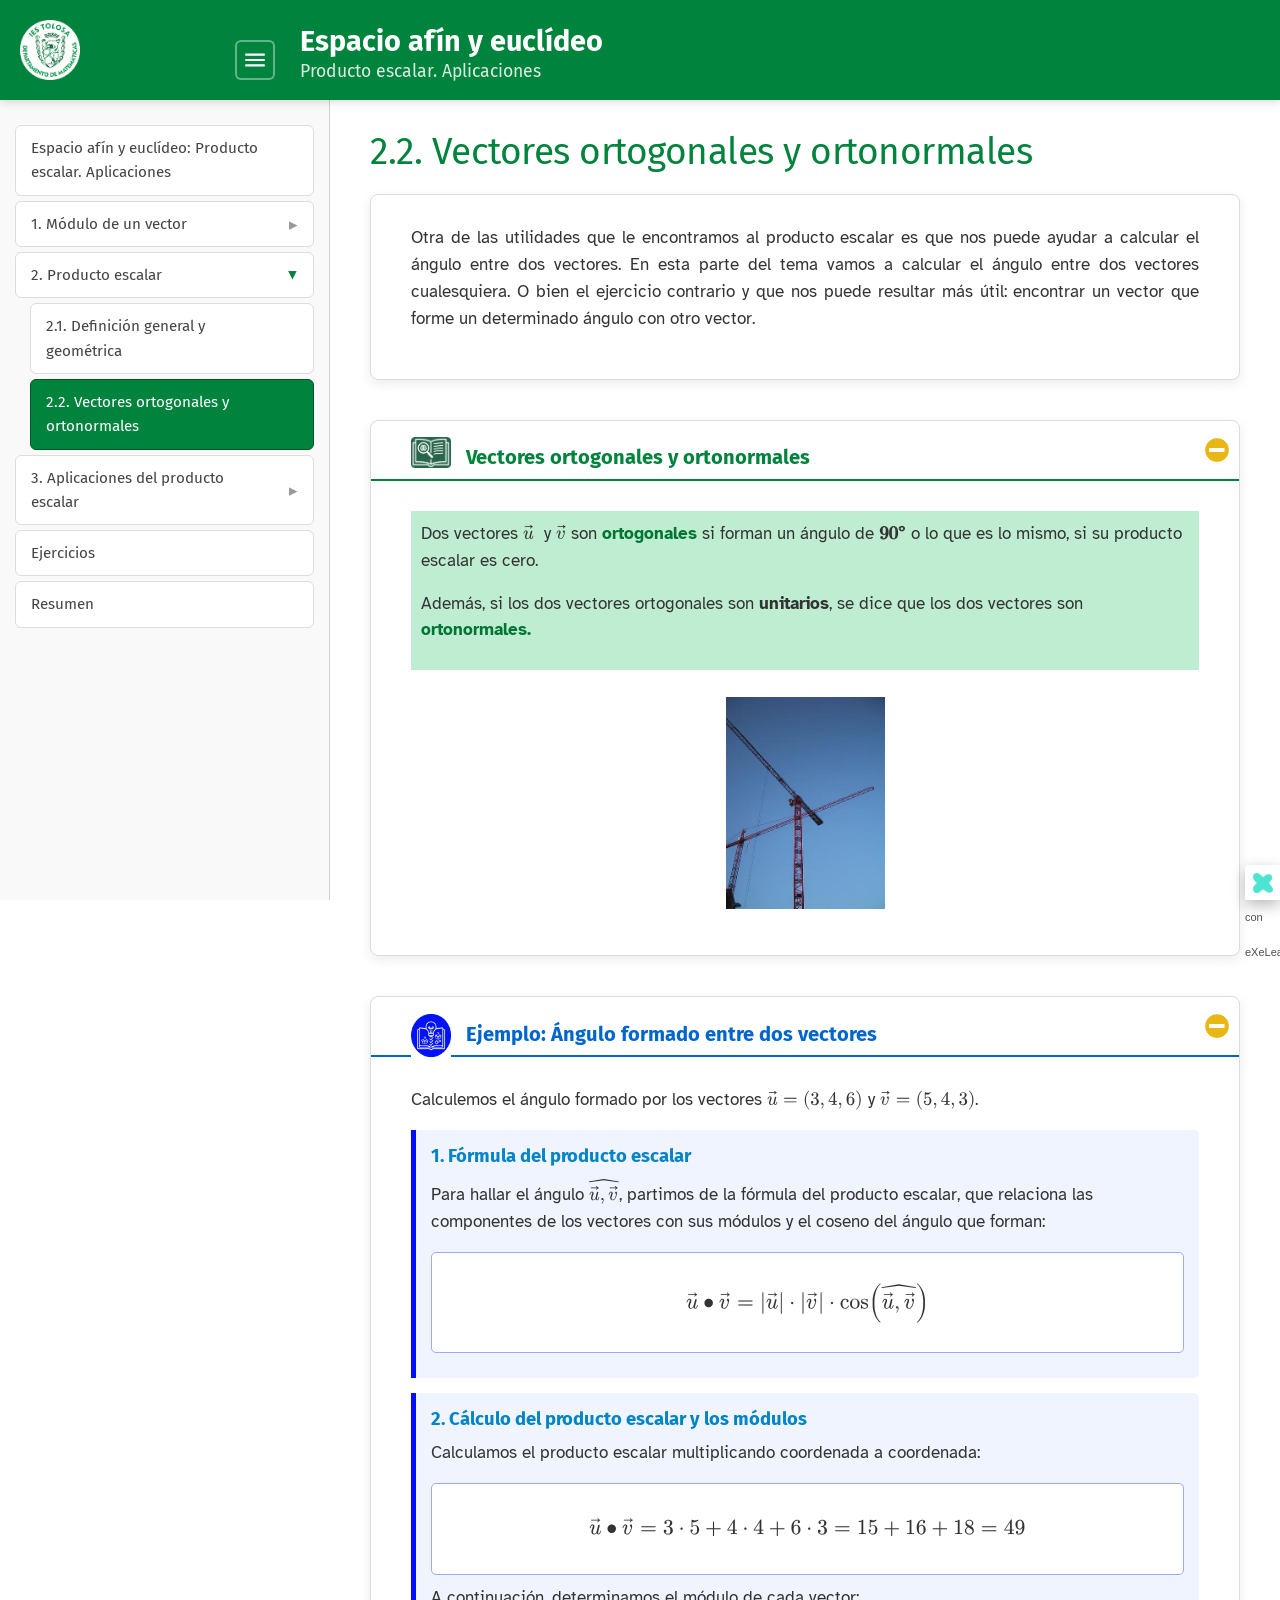
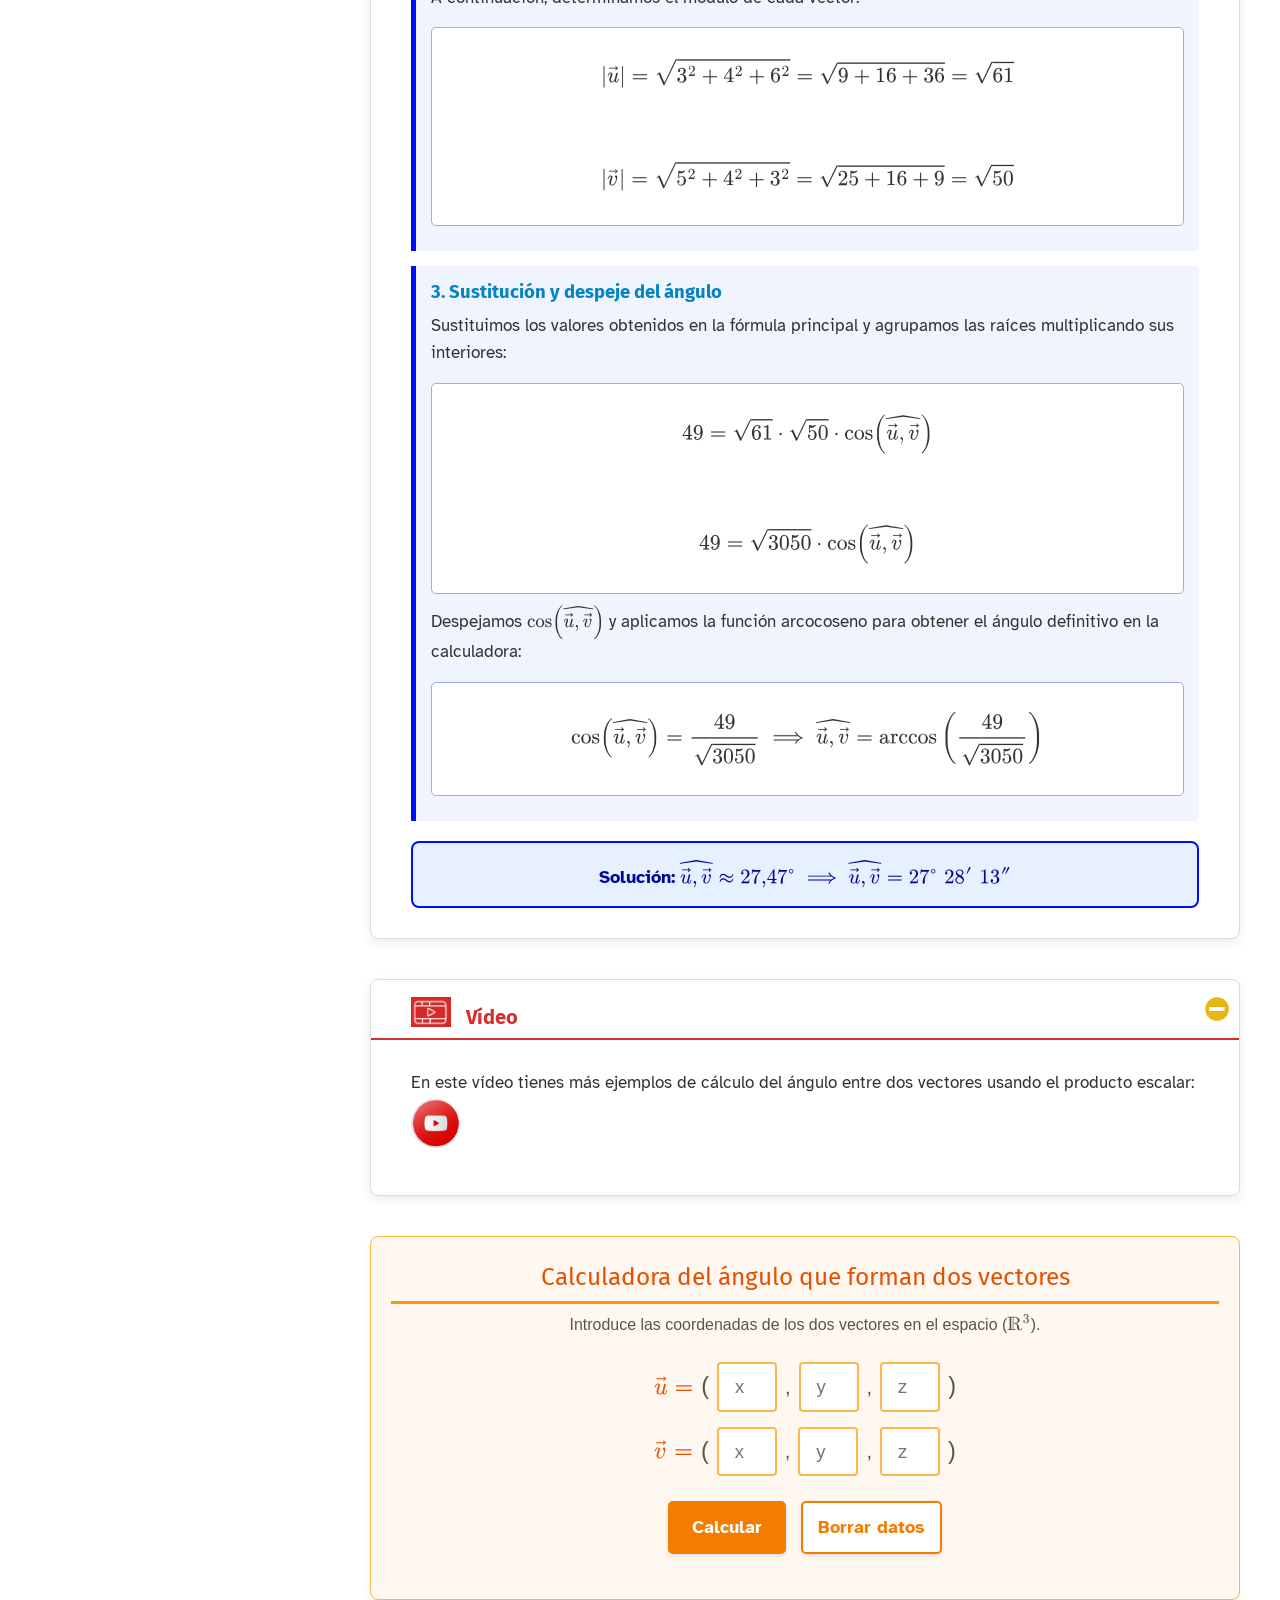
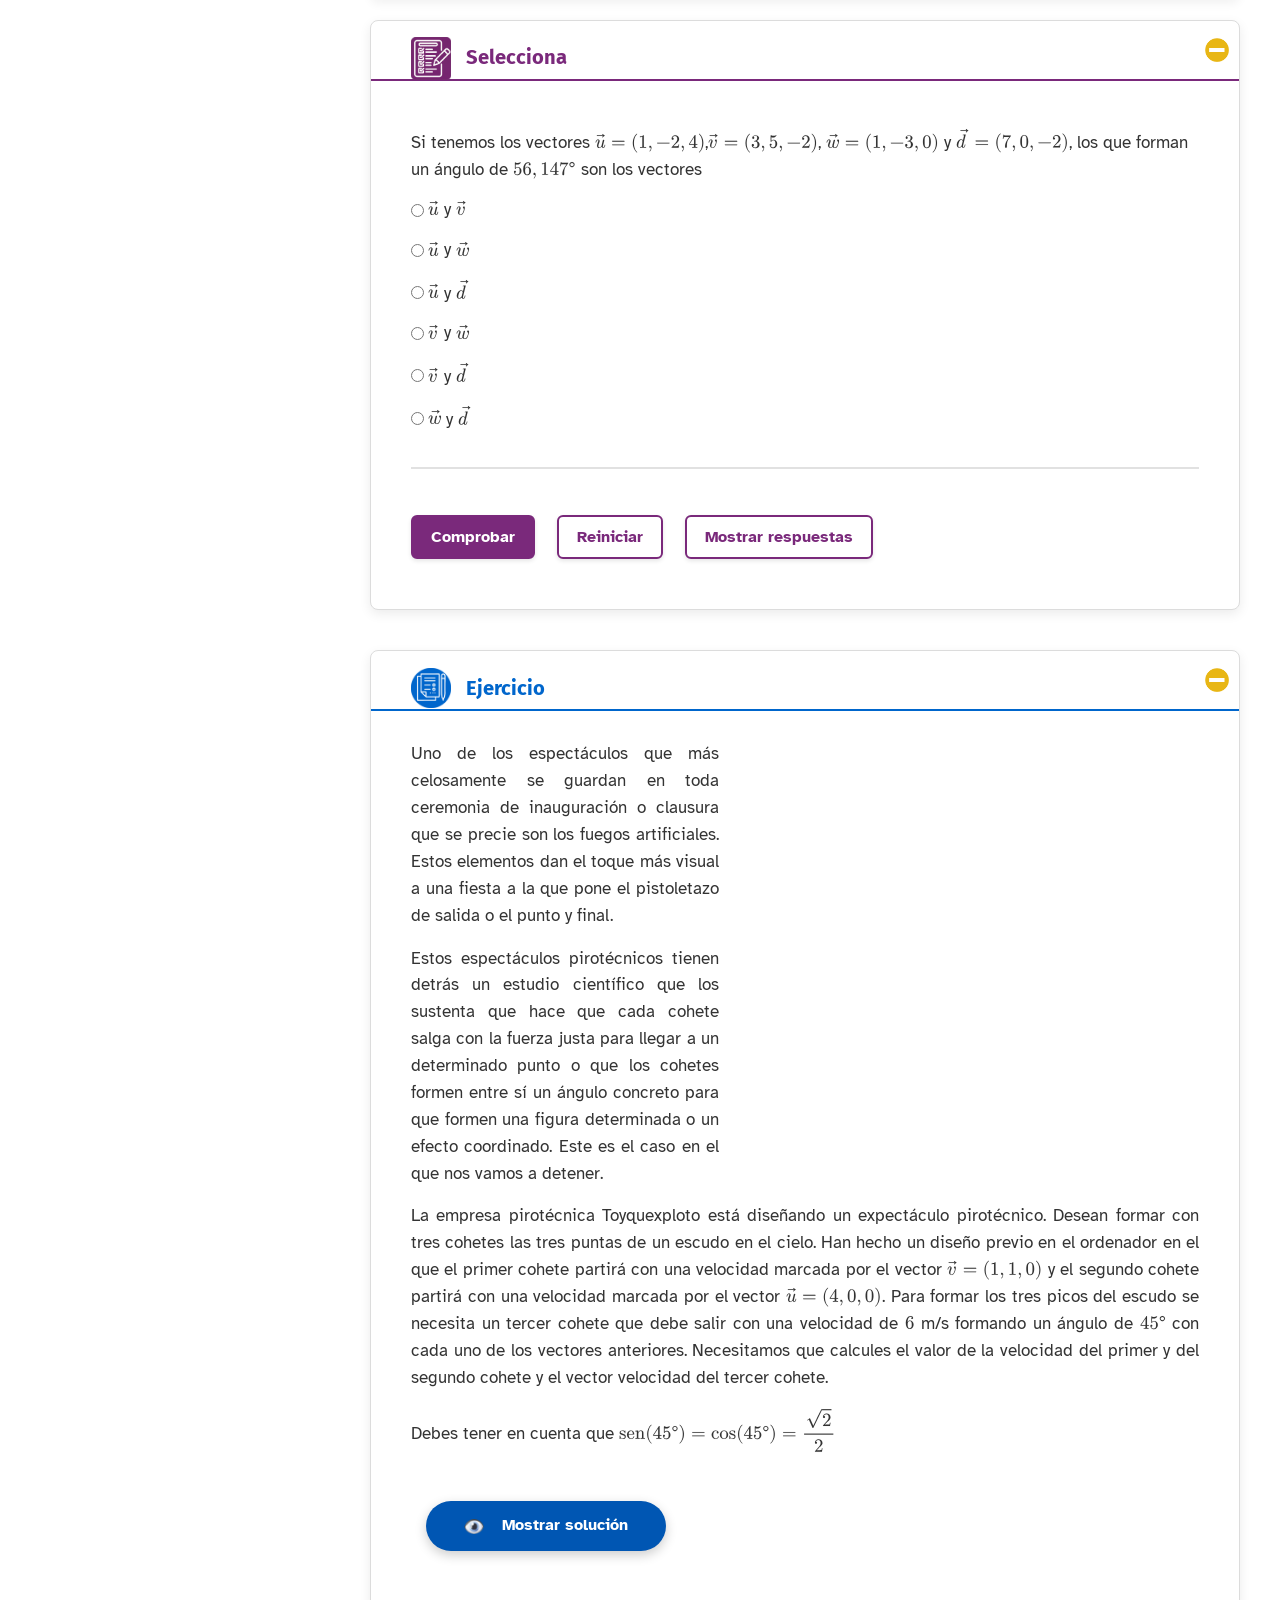
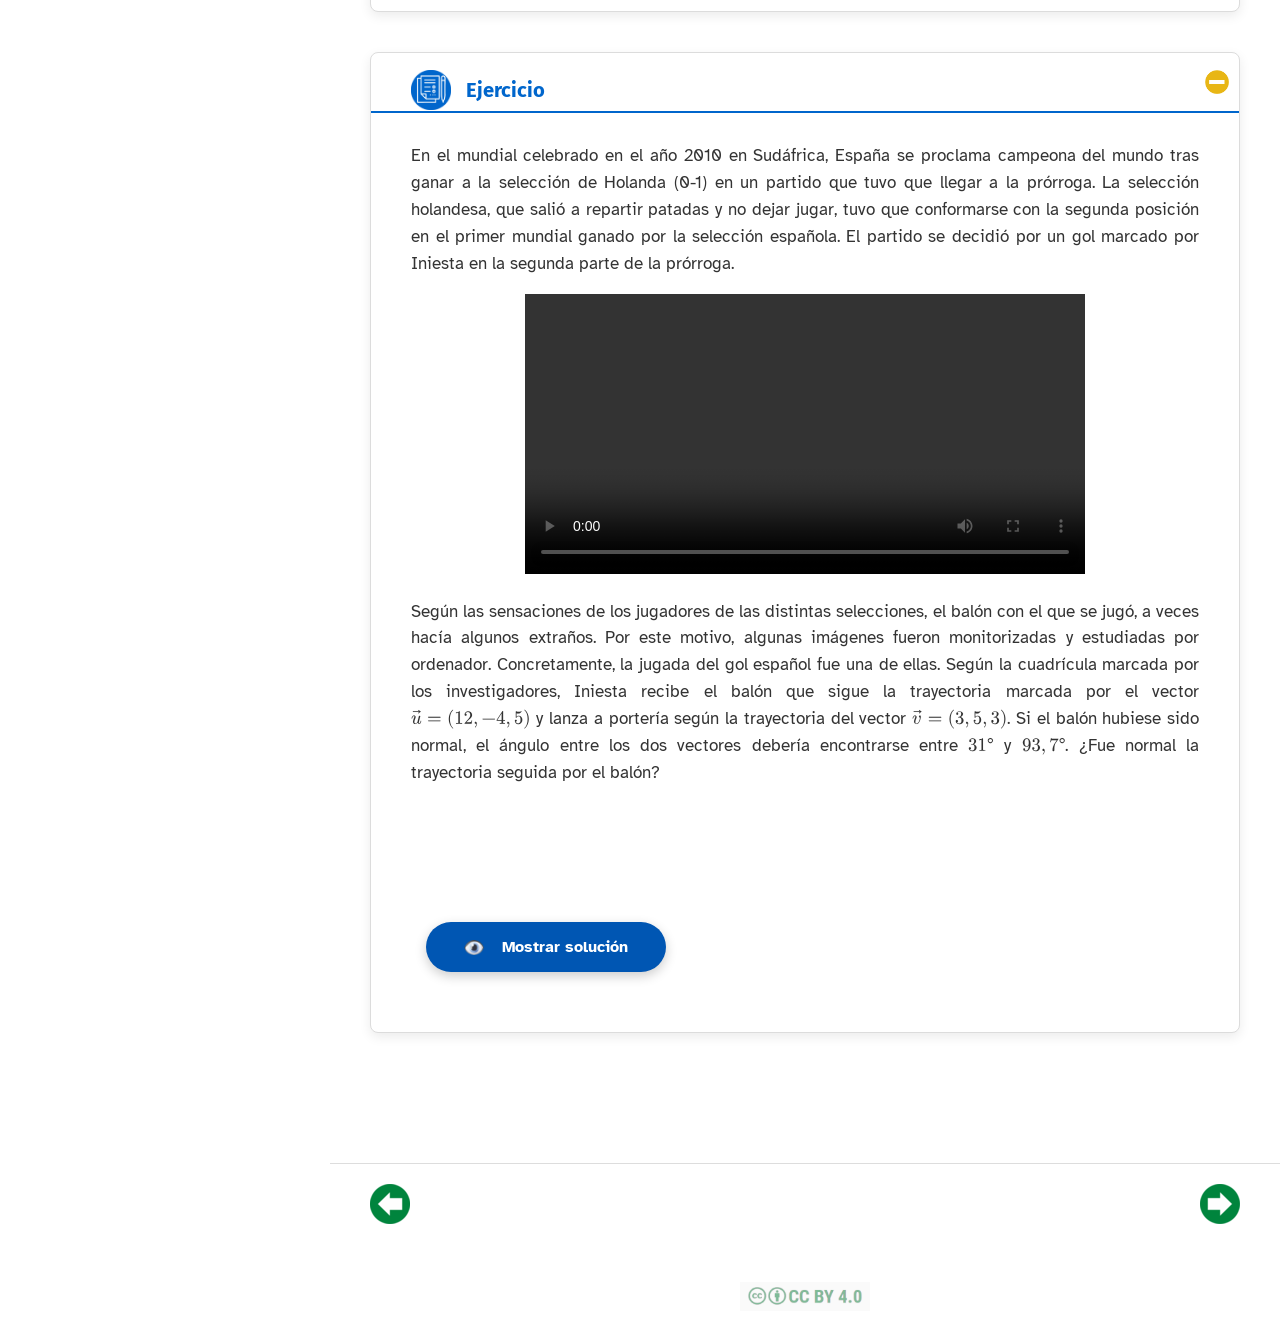
<file: html/22-vectores-ortogonales-y-ortonormales.html>
<!DOCTYPE html>
<html lang="es" id="exe-page-mvux20lh-t8t02y8kl">
<head>
<meta charset="utf-8">
<meta name="generator" content="eXeLearning v4.0.6">
<meta name="viewport" content="width=device-width, initial-scale=1">
<meta name="exe-pass-score" content="5">
<link rel="license" type="text/html" href="https://creativecommons.org/licenses/by-nc-sa/4.0/">
<title>2.2. Vectores ortogonales y ortonormales | Espacio afín y euclídeo</title>
<link rel="icon" type="image/x-icon" href="../libs/favicon.ico">
<meta name="description" content="Curso 2º - Enseñanza Bachillerato
Nombre asignatura/materia: Matemáticas II">
<script>document.querySelector("html").classList.add("js");</script><script src="../libs/jquery/jquery.min.js"> </script><script src="../libs/common_i18n.js"> </script><script src="../libs/common.js"> </script><script src="../libs/exe_export.js"> </script><script src="../libs/bootstrap/bootstrap.bundle.min.js"> </script><link rel="stylesheet" href="../libs/bootstrap/bootstrap.min.css">
<script src="../idevices/text/text.js"></script><link rel="stylesheet" href="../idevices/text/text.css">
<script src="../idevices/form/form.js"></script><link rel="stylesheet" href="../idevices/form/form.css">
<link rel="stylesheet" href="../content/css/base.css"><script src="../theme/style.js"> </script><script src="../theme/z-custom-effects.js"> </script><link rel="stylesheet" href="../theme/colores.css"><link rel="stylesheet" href="../theme/comic.css"><link rel="stylesheet" href="../theme/ejercicio.css"><link rel="stylesheet" href="../theme/libreta.css"><link rel="stylesheet" href="../theme/navegacion.css"><link rel="stylesheet" href="../theme/nota-azul.css"><link rel="stylesheet" href="../theme/retroalimentacion.css"><link rel="stylesheet" href="../theme/style.css">
<script src="../libs/exe_math/tex-mml-svg.js"> </script>
</head>
<body class="exe-export exe-web-site">
<script>document.body.className+=" js"</script>
<div class="exe-content exe-export pre-js siteNav-hidden"><a href="#page-mvux20lh-t8t02y8kl" id="skipNav">Skip to content</a> <nav id="siteNav">
<ul>
<li> <a href="../index.html" class="main-node no-ch">Espacio afín y euclídeo: Producto escalar. Aplicaciones</a>
</li>
<li> <a href="../html/1-modulo-de-un-vector-.html" class="daddy">1. Módulo de un vector    </a>
<ul class="other-section">
<li> <a href="../html/11-definicion-y-propiedades.html" class="no-ch">1.1. Definición y propiedades</a>
</li>
<li> <a href="../html/12-vector-unitario-.html" class="no-ch">1.2. Vector unitario </a>
</li>
<li> <a href="../html/13-actividades.html" class="no-ch">1.3. Actividades</a>
</li>
</ul>
</li>
<li class="current-page-parent"> <a href="../html/2-producto-escalar.html" class="daddy">2. Producto escalar</a>
<ul class="other-section">
<li> <a href="../html/21-definicion-general-y-geometrica-.html" class="no-ch">2.1. Definición general y geométrica   </a>
</li>
<li class="active"> <a href="../html/22-vectores-ortogonales-y-ortonormales.html" class="active no-ch">2.2. Vectores ortogonales y ortonormales</a>
</li>
</ul>
</li>
<li> <a href="../html/3-aplicaciones-del-producto-escalar.html" class="daddy">3. Aplicaciones del producto escalar</a>
<ul class="other-section">
<li> <a href="../html/31-angulo-comprendido-entre-dos-rectas.html" class="no-ch">3.1. Ángulo comprendido entre dos rectas</a>
</li>
<li> <a href="../html/32-angulo-comprendido-entre-dos-planos.html" class="no-ch">3.2. Ángulo comprendido entre dos planos</a>
</li>
<li> <a href="../html/33-angulo-entre-una-recta-y-un-plano.html" class="no-ch">3.3. Ángulo entre una recta y un plano</a>
</li>
<li> <a href="../html/34-perpendicularidad-en-el-espacio.html" class="no-ch">3.4. Perpendicularidad en el espacio</a>
</li>
</ul>
</li>
<li> <a href="../html/ejercicios.html" class="no-ch">Ejercicios</a>
</li>
<li> <a href="../html/resumen.html" class="no-ch">Resumen</a>
</li>
</ul>
</nav><main id="page-mvux20lh-t8t02y8kl" class="page"> 
<header class="main-header">
<div class="package-header"><p class="package-title">Espacio afín y euclídeo</p>
<p class="package-subtitle">Producto escalar. Aplicaciones</p></div>
<div class="page-header"><h1 class="page-title">2.2. Vectores ortogonales y ortonormales</h1></div>
</header><div id="page-content-page-mvux20lh-t8t02y8kl" class="page-content">
<article id="block-mvux20ll-u0fa0f2y6" class="box no-header sin-titulo">
<header class="box-head no-icon">
<button class="box-toggle box-toggle-on" title="Toggle content">
<span>Toggle content</span>
</button></header>
<div class="box-content">
<div id="idevice-mvux20ll-hiusbe3zc" class="idevice_node text" data-idevice-path="../idevices/text/" data-idevice-type="text" data-idevice-component-type="json" data-idevice-json-data="{&quot;ideviceId&quot;:&quot;idevice-mvux20ll-hiusbe3zc&quot;}">
<div class="exe-text-template">
    <p style="text-align: justify;">Otra de las utilidades que le encontramos al producto escalar es que nos puede ayudar a calcular el ángulo entre dos vectores. En esta parte del tema vamos a calcular el ángulo entre dos vectores cualesquiera. O bien el ejercicio contrario y que nos puede resultar más útil: encontrar un vector que forme un determinado ángulo con otro vector. </p>
</div>
</div>
</div>
</article><article id="block-mvux20ll-0xshypfe4" class="box">
<header class="box-head">
<div class="box-icon exe-icon">
<img src="../theme/icons/icon_definicion.png" alt="" style="display:block;object-fit:contain;">
</div>
<h1 class="box-title">Vectores ortogonales y ortonormales</h1>
<button class="box-toggle box-toggle-on" title="Toggle content">
<span>Toggle content</span>
</button></header>
<div class="box-content">
<div id="idevice-mvux20ll-l04eut09u" class="idevice_node text" data-idevice-path="../idevices/text/" data-idevice-type="text" data-idevice-component-type="json" data-idevice-json-data="{&quot;ideviceId&quot;:&quot;idevice-mvux20ll-l04eut09u&quot;}">
<div class="exe-text-template">
    <table border="0" cellpadding="10" style="width: 100%; background-color: #bfedd2;">
<tbody>
<tr>
<td style="width: 99.9407%;">
<p>Dos vectores \(\vec{u}\)  y \(\vec{v}\) son <span style="color: #007632;"><span style="font-weight: bolder;">ortogonales</span></span> si forman un ángulo de \(\pmb{90\textdegree}\) o lo que es lo mismo, si su producto escalar es cero.</p>
<p>Además, si los dos vectores ortogonales son <span style="font-weight: bolder;">unitarios</span>, se dice que los dos vectores son <span style="font-weight: bolder;"><span style="color: #007632;">ortonormales.</span></span></p>
</td>
</tr>
</tbody>
</table>
<p><strong> </strong><img src="../content/resources/perpendicular.jpg" height="174" width="159" style="display: block; margin-left: auto; margin-right: auto;" /></p>
</div>
</div>
</div>
</article><article id="block-mvwb4iw5-dauxqdtso" class="box caja-azul">
<header class="box-head">
<div class="box-icon exe-icon">
<img src="../theme/icons/Icono ejemplo.jpg" alt="" style="display:block;object-fit:contain;">
</div>
<h1 class="box-title">Ejemplo: Ángulo formado entre dos vectores</h1>
<button class="box-toggle box-toggle-on" title="Toggle content">
<span>Toggle content</span>
</button></header>
<div class="box-content">
<div id="idevice-1793445467044-zpf3iaymu" class="idevice_node text" data-idevice-path="../idevices/text/" data-idevice-type="text" data-idevice-component-type="json" data-idevice-json-data="{&quot;ideviceId&quot;:&quot;idevice-1793445467044-zpf3iaymu&quot;}">
<div class="exe-text-template">
    <style>
    /* Estilos internos limpios adaptados a la paleta azul (sin caja contenedora exterior) */
    .titulo-ejercicio {
        color: #000899;
        border-bottom: 2px solid #0284c7;
        padding-bottom: 8px;
        margin-bottom: 20px;
        font-weight: bold;
        font-size: 1.2em;
    }
    .paso {
        background-color: #f0f4ff;
        border-left: 5px solid #000dff;
        padding: 15px;
        margin-bottom: 15px;
        border-radius: 0 5px 5px 0;
    }
    .paso h3 {
        margin-top: 0;
        color: #0284c7;
        font-size: 1.1em;
        font-weight: 600;
        margin-bottom: 10px;
    }
    .formula-display {
        text-align: center;
        font-size: 1.15em;
        margin: 10px 0;
        padding: 10px;
        background-color: #fff;
        border: 1px solid #99aaff;
        border-radius: 5px;
    }
    .resultado-final {
        background-color: #e6f0ff;
        border: 2px solid #000dff;
        padding: 15px;
        border-radius: 8px;
        font-size: 1.1em;
        margin-top: 20px;
        text-align: center;
        color: #000899;
    }
</style>
<p>Calculemos el ángulo formado por los vectores \( \vec{u} = (3, 4, 6) \) y \( \vec{v} = (5, 4, 3) \).</p>
<div class="paso">
<h3>1. Fórmula del producto escalar</h3>
<p>Para hallar el ángulo \( \widehat{\vec{u}, \vec{v}} \), partimos de la fórmula del producto escalar, que relaciona las componentes de los vectores con sus módulos y el coseno del ángulo que forman:</p>
<div class="formula-display">\[ \vec{u} \bullet \vec{v} = |\vec{u}| \cdot |\vec{v}| \cdot \cos(\widehat{\vec{u}, \vec{v}}) \]</div>
</div>
<div class="paso">
<h3>2. Cálculo del producto escalar y los módulos</h3>
<p>Calculamos el producto escalar multiplicando coordenada a coordenada:</p>
<div class="formula-display">\[ \vec{u} \bullet \vec{v} = 3 \cdot 5 + 4 \cdot 4 + 6 \cdot 3 = 15 + 16 + 18 = 49 \]</div>
<p>A continuación, determinamos el módulo de cada vector:</p>
<div class="formula-display">\[ |\vec{u}| = \sqrt{3^2 + 4^2 + 6^2} = \sqrt{9 + 16 + 36} = \sqrt{61} \] <br />\[ |\vec{v}| = \sqrt{5^2 + 4^2 + 3^2} = \sqrt{25 + 16 + 9} = \sqrt{50} \]</div>
</div>
<div class="paso">
<h3>3. Sustitución y despeje del ángulo</h3>
<p>Sustituimos los valores obtenidos en la fórmula principal y agrupamos las raíces multiplicando sus interiores:</p>
<div class="formula-display">\[ 49 = \sqrt{61} \cdot \sqrt{50} \cdot \cos(\widehat{\vec{u}, \vec{v}}) \] <br />\[ 49 = \sqrt{3050} \cdot \cos(\widehat{\vec{u}, \vec{v}}) \]</div>
<p>Despejamos \( \cos(\widehat{\vec{u}, \vec{v}}) \) y aplicamos la función arcocoseno para obtener el ángulo definitivo en la calculadora:</p>
<div class="formula-display">\[ \cos(\widehat{\vec{u}, \vec{v}}) = \dfrac{49}{\sqrt{3050}} \implies \widehat{\vec{u}, \vec{v}} = \arccos\left(\dfrac{49}{\sqrt{3050}}\right) \]</div>
</div>
<div class="resultado-final"><strong>Solución:</strong> \( \widehat{\vec{u}, \vec{v}} \approx 27{,}47^{\circ} \implies \widehat{\vec{u}, \vec{v}} = 27^{\circ}\ 28'\ 13'' \)</div>
</div>
</div>
</div>
</article><article id="block-mvwb87yg-qpkn94g9o" class="box caja-roja">
<header class="box-head">
<div class="box-icon exe-icon">
<img src="../theme/icons/bidio.gif" alt="" style="display:block;object-fit:contain;">
</div>
<h1 class="box-title">Vídeo</h1>
<button class="box-toggle box-toggle-on" title="Toggle content">
<span>Toggle content</span>
</button></header>
<div class="box-content">
<div id="idevice-1793445639495-hcl5v7zs1" class="idevice_node text" data-idevice-path="../idevices/text/" data-idevice-type="text" data-idevice-component-type="json" data-idevice-json-data="{&quot;ideviceId&quot;:&quot;idevice-1793445639495-hcl5v7zs1&quot;}">
<div class="exe-text-template">
    <p>En este vídeo tienes más ejemplos de cálculo del ángulo entre dos vectores usando el producto escalar: <a href="https://youtu.be/phWjooOeSRQ?si=OEuo7enXe7J6vWBL" title=""><img src="../content/resources/yutube.png" width="50" height="51" alt="" /></a></p>
</div>
</div>
</div>
</article><article id="block-mvwdf66c-z099wt978" class="box sin-nada">
<header class="box-head no-icon">
<h1 class="box-title">3</h1>
<button class="box-toggle box-toggle-on" title="Toggle content">
<span>Toggle content</span>
</button></header>
<div class="box-content">
<div id="idevice-1793449323012-26qhjagxc" class="idevice_node text" data-idevice-path="../idevices/text/" data-idevice-type="text" data-idevice-component-type="json" data-idevice-json-data="{&quot;ideviceId&quot;:&quot;idevice-1793449323012-26qhjagxc&quot;}">
<div class="exe-text-template">
    <div id="dot-prod-wrapper_v2" style="font-family: 'Segoe UI', Arial, sans-serif; width: 100%; box-sizing: border-box; background-color: #fff8f0; padding: 25px 20px; border-radius: 8px; border: 1px solid #ffb74d; box-shadow: 0 4px 10px rgba(0,0,0,0.05);">
<h2 style="color: #e65100; text-align: center; border-bottom: 3px solid #ff9800; padding-bottom: 10px; margin-top: 0;">Calculadora del ángulo que forman dos vectores</h2>
<p style="text-align: center; color: #555; font-size: 0.95em; margin-bottom: 25px;">Introduce las coordenadas de los dos vectores en el espacio (\(\mathds{R}^3\)).</p>
<div style="display: flex; flex-direction: column; gap: 15px; align-items: center; margin-bottom: 25px;"><!-- Vector u -->
<div style="display: flex; align-items: center; gap: 8px; flex-wrap: wrap; justify-content: center;"><span style="font-size: 1.2em; color: #e65100; font-weight: bold;">\(\vec{u} =\)</span> <span style="font-size: 1.4em; color: #555;">(</span> <input type="number" id="dp-ux_v2" class="dp-inp_v2" placeholder="x" /> <span style="font-size: 1.2em; color: #555;">,</span> <input type="number" id="dp-uy_v2" class="dp-inp_v2" placeholder="y" /> <span style="font-size: 1.2em; color: #555;">,</span> <input type="number" id="dp-uz_v2" class="dp-inp_v2" placeholder="z" /> <span style="font-size: 1.4em; color: #555;">)</span></div>
<!-- Vector v -->
<div style="display: flex; align-items: center; gap: 8px; flex-wrap: wrap; justify-content: center;"><span style="font-size: 1.2em; color: #e65100; font-weight: bold;">\(\vec{v} =\)</span> <span style="font-size: 1.4em; color: #555;">(</span> <input type="number" id="dp-vx_v2" class="dp-inp_v2" placeholder="x" /> <span style="font-size: 1.2em; color: #555;">,</span> <input type="number" id="dp-vy_v2" class="dp-inp_v2" placeholder="y" /> <span style="font-size: 1.2em; color: #555;">,</span> <input type="number" id="dp-vz_v2" class="dp-inp_v2" placeholder="z" /> <span style="font-size: 1.4em; color: #555;">)</span></div>
</div>
<div style="text-align: center; margin-bottom: 20px;"><button id="dp-btn-calc_v2">Calcular</button> <button id="dp-btn-clear_v2">Borrar datos</button></div>
<div id="dp-result-container_v2" style="display: none; background-color: #fff; padding: 20px; border-radius: 8px; border: 2px dashed #f57c00; text-align: center; overflow-x: auto;">
<h4 style="color: #e65100; margin-top: 0; margin-bottom: 15px; font-size: 1.1em;">Desarrollo y Resultados</h4>
<div id="dp-res-modulos_v2" style="margin-bottom: 15px; color: #333;"></div>
<div id="dp-res-escalar_v2" style="margin-bottom: 15px; color: #333; font-weight: bold;"></div>
<div id="dp-res-angulo_v2" style="color: #333;"></div>
</div>
</div>
<style>
    #dot-prod-wrapper_v2 .dp-inp_v2 { width: 60px !important; padding: 8px 6px !important; text-align: center !important; border: 2px solid #ffb74d !important; border-radius: 4px !important; font-size: 1.1em !important; background-color: #fff !important; color: #333 !important; transition: border-color 0.2s !important; }
    #dot-prod-wrapper_v2 .dp-inp_v2:focus { outline: none !important; border-color: #e65100 !important; background-color: #fff3e0 !important; }
    
    #dot-prod-wrapper_v2 button#dp-btn-calc_v2 {
        background-color: #f57c00 !important;
        color: #ffffff !important;
        border: 2px solid #f57c00 !important;
        padding: 10px 22px !important;
        cursor: pointer !important;
        border-radius: 5px !important;
        font-weight: bold !important;
        font-size: 1.05em !important;
        margin: 0 5px !important;
        background-image: none !important;
        transition: all 0.2s !important;
    }
    #dot-prod-wrapper_v2 button#dp-btn-calc_v2:hover,
    #dot-prod-wrapper_v2 button#dp-btn-calc_v2:focus {
        background-color: #e65100 !important;
        border-color: #e65100 !important;
        color: #ffffff !important;
    }

    #dot-prod-wrapper_v2 button#dp-btn-clear_v2 {
        background-color: #ffffff !important;
        color: #f57c00 !important;
        border: 2px solid #f57c00 !important;
        padding: 10px 15px !important;
        cursor: pointer !important;
        border-radius: 5px !important;
        font-weight: bold !important;
        font-size: 1.05em !important;
        margin: 0 5px !important;
        background-image: none !important;
        transition: all 0.2s !important;
    }
    #dot-prod-wrapper_v2 button#dp-btn-clear_v2:hover,
    #dot-prod-wrapper_v2 button#dp-btn-clear_v2:focus {
        background-color: #fff3e0 !important;
        border-color: #e65100 !important;
        color: #e65100 !important;
    }
</style>
<p>
<script>
setTimeout(function() {
    function getVal_v2(id) {
        let el = document.getElementById(id);
        if (!el) return 0;
        let val = parseFloat(el.value);
        return isNaN(val) ? 0 : val;
    }

    function renderMath_v2(container) {
        if (typeof MathJax !== 'undefined') {
            if (MathJax.typesetPromise) {
                MathJax.typesetPromise([container]);
            } else if (MathJax.Hub) {
                MathJax.Hub.Queue(["Typeset", MathJax.Hub, container]);
            }
        }
    }

    function formatNumber_v2(num) {
        return num < 0 ? `(${num})` : num;
    }

    let btnCalc_v2 = document.getElementById('dp-btn-calc_v2');
    let btnClear_v2 = document.getElementById('dp-btn-clear_v2');

    if (btnCalc_v2) {
        btnCalc_v2.onclick = function() {
            let ux = getVal_v2('dp-ux_v2'), uy = getVal_v2('dp-uy_v2'), uz = getVal_v2('dp-uz_v2');
            let vx = getVal_v2('dp-vx_v2'), vy = getVal_v2('dp-vy_v2'), vz = getVal_v2('dp-vz_v2');

            let modU2 = ux*ux + uy*uy + uz*uz;
            let modV2 = vx*vx + vy*vy + vz*vz;
            let dot = ux*vx + uy*vy + uz*vz;

            let resBox = document.getElementById('dp-result-container_v2');
            let boxMod = document.getElementById('dp-res-modulos_v2');
            let boxEsc = document.getElementById('dp-res-escalar_v2');
            let boxAng = document.getElementById('dp-res-angulo_v2');

            let uStr = formatNumber_v2(ux);
            let uyStr = formatNumber_v2(uy);
            let uzStr = formatNumber_v2(uz);
            let vStr = formatNumber_v2(vx);
            let vyStr = formatNumber_v2(vy);
            let vzStr = formatNumber_v2(vz);

            let mathModU = `\\[ |\\vec{u}| = \\sqrt{${uStr}^2 + ${uyStr}^2 + ${uzStr}^2} = \\sqrt{${modU2}}`;
            if (Math.sqrt(modU2) % 1 === 0) { mathModU += ` = ${Math.sqrt(modU2)}`; }
            mathModU += ` \\]`;
            
            let mathModV = `\\[ |\\vec{v}| = \\sqrt{${vStr}^2 + ${vyStr}^2 + ${vzStr}^2} = \\sqrt{${modV2}}`;
            if (Math.sqrt(modV2) % 1 === 0) { mathModV += ` = ${Math.sqrt(modV2)}`; }
            mathModV += ` \\]`;

            boxMod.innerHTML = `<p style="margin:0; text-align:left;"><strong>1. Cálculo de Módulos:</strong></p>` + mathModU + mathModV;

            let mathDot = `\\[ \\vec{u} \\bullet \\vec{v} = ${uStr} \\cdot ${vStr} + ${uyStr} \\cdot ${vyStr} + ${uzStr} \\cdot ${vzStr} = ${dot} \\]`;
            boxEsc.innerHTML = `<p style="margin:0; text-align:left;"><strong>2. Producto Escalar:</strong></p>` + mathDot;

            let mathAng = `<p style="margin:0; text-align:left;"><strong>3. Ángulo entre vectores (&alpha;):</strong></p>`;
            if (modU2 === 0 || modV2 === 0) {
                mathAng += `\\[ \\text{Indeterminado (uno de los vectores es el vector nulo).} \\]`;
            } else {
                let modU = Math.sqrt(modU2);
                let modV = Math.sqrt(modV2);
                let cosAlpha = dot / (modU * modV);
                cosAlpha = Math.max(-1, Math.min(1, cosAlpha));
                let angleRad = Math.acos(cosAlpha);
                let angleDeg = angleRad * (180 / Math.PI);
                
                let deg = Math.floor(angleDeg);
                let minFloat = (angleDeg - deg) * 60;
                let min = Math.floor(minFloat);
                let sec = Math.round((minFloat - min) * 60);
                if (sec === 60) { sec = 0; min += 1; }
                if (min === 60) { min = 0; deg += 1; }

                let valU = (modU % 1 === 0) ? modU : `\\sqrt{${modU2}}`;
                let valV = (modV % 1 === 0) ? modV : `\\sqrt{${modV2}}`;
                let prodInt = Math.sqrt(modU2 * modV2);
                let valProd = (prodInt % 1 === 0) ? prodInt : `\\sqrt{${modU2 * modV2}}`;

                mathAng += `\\[ \\cos(\\alpha) = \\dfrac{\\vec{u} \\bullet \\vec{v}}{|\\vec{u}| \\cdot |\\vec{v}|} = \\dfrac{${dot}}{${valU} \\cdot ${valV}} \\]`;
                mathAng += `\\[ \\alpha = \\arccos\\left( \\dfrac{${dot}}{${valProd}} \\right) \\approx ${angleDeg.toFixed(2)}^\\circ \\]`;
                mathAng += `\\[ \\alpha = ${deg}^\\circ\\ ${min}'\\ ${sec}'' \\]`;
            }
            boxAng.innerHTML = mathAng;

            resBox.style.display = 'block';
            renderMath_v2(resBox);
        };
    }

    if (btnClear_v2) {
        btnClear_v2.onclick = function() {
            let inputs = document.querySelectorAll('#dot-prod-wrapper_v2 .dp-inp_v2');
            for(let i = 0; i < inputs.length; i++) inputs[i].value = '';
            document.getElementById('dp-result-container_v2').style.display = 'none';
        };
    }
}, 150);
</script>
</p>
</div>
</div>
</div>
</article><article id="block-mvux20ll-gsdibjakv" class="box caja-morada boton-morado">
<header class="box-head">
<div class="box-icon exe-icon">
<img src="../theme/icons/icon_formulario.png" alt="" style="display:block;object-fit:contain;">
</div>
<h1 class="box-title">Selecciona</h1>
<button class="box-toggle box-toggle-on" title="Toggle content">
<span>Toggle content</span>
</button></header>
<div class="box-content">
<div id="idevice-mvux20ll-j64c7ldcv" class="idevice_node form" data-idevice-path="../idevices/form/" data-idevice-type="form" data-idevice-component-type="json" data-idevice-json-data="{&quot;ideviceId&quot;:&quot;idevice-mvux20ll-j64c7ldcv&quot;,&quot;evaluation&quot;:false,&quot;evaluationID&quot;:&quot;&quot;,&quot;passScoreMode&quot;:&quot;global&quot;,&quot;passScoreCustom&quot;:5,&quot;repeatActivity&quot;:true,&quot;isScorm&quot;:0,&quot;textButtonScorm&quot;:&quot;Guardar la puntuación&quot;,&quot;weighted&quot;:100,&quot;msgs&quot;:{&quot;msgScoreScorm&quot;:&quot;La puntuación no se puede guardar porque esta página no forma parte  de un paquete SCORM.&quot;,&quot;msgYouScore&quot;:&quot;Tu puntuación es&quot;,&quot;msgEndGameScore&quot;:&quot;Comience la partida antes de guardar la puntuación.&quot;,&quot;msgScore&quot;:&quot;Puntuación&quot;,&quot;msgWeight&quot;:&quot;Peso&quot;,&quot;msgYouLastScore&quot;:&quot;La última puntuación guardada es&quot;,&quot;msgOnlySaveScore&quot;:&quot;¡Solo puede guardar la puntuación una vez!&quot;,&quot;msgOnlySave&quot;:&quot;Solo puede guardar una vez&quot;,&quot;msgOnlySaveAuto&quot;:&quot;Su puntuación se guardará después de cada pregunta. Solo puede jugar una vez.&quot;,&quot;msgSaveAuto&quot;:&quot;Su puntuación se guardará automáticamente después de cada pregunta.&quot;,&quot;msgSeveralScore&quot;:&quot;Puede guardar la puntuación tantas veces como quiera&quot;,&quot;msgPlaySeveralTimes&quot;:&quot;Puede realizar esta actividad cuantas veces quiera&quot;,&quot;msgActityComply&quot;:&quot;Ya ha realizado esta actividad.&quot;,&quot;msgUncompletedActivity&quot;:&quot;Actividad no completada&quot;,&quot;msgSuccessfulActivity&quot;:&quot;Actividad superada. Puntuación: %s&quot;,&quot;msgUnsuccessfulActivity&quot;:&quot;Actividad no superada. Puntuación: %s&quot;,&quot;msgPassScore&quot;:&quot;Puntuación mínima necesaria para aprobar esta actividad: %s&quot;,&quot;msgTypeGame&quot;:&quot;Formulario&quot;,&quot;msgStartGame&quot;:&quot;Pulsa aquí para empezar&quot;,&quot;msgTime&quot;:&quot;Tiempo por pregunta&quot;,&quot;msgSaveScore&quot;:&quot;Guardar la puntuación&quot;,&quot;msgResult&quot;:&quot;Resultado&quot;,&quot;msgCheck&quot;:&quot;Comprobar&quot;,&quot;msgReset&quot;:&quot;Reiniciar&quot;,&quot;msgShowAnswers&quot;:&quot;Mostrar respuestas&quot;,&quot;msgTestResultPass&quot;:&quot;¡Felicidades! Has pasado la prueba&quot;,&quot;msgTestResultNotPass&quot;:&quot;Lo siento. Has fallado la prueba&quot;,&quot;msgTrueFalseHelp&quot;:&quot;Di si la afirmación es verdadera o falsa&quot;,&quot;msgDropdownHelp&quot;:&quot;Elige la respuesta correcta entre las opciones propuestas&quot;,&quot;msgFillHelp&quot;:&quot;Rellena los espacios en blanco con la palabra apropiada&quot;,&quot;msgSingleSelectionHelp&quot;:&quot;Opción múltiple con solo una respuesta correcta&quot;,&quot;msgMultipleSelectionHelp&quot;:&quot;Opción múltiple con varias respuestas correctas&quot;,&quot;msgPlayStart&quot;:&quot;Pulsa aquí para empezar&quot;,&quot;msgTrue&quot;:&quot;Verdadero&quot;,&quot;msgFalse&quot;:&quot;Falso&quot;,&quot;msgNext&quot;:&quot;Siguiente&quot;,&quot;msgPrevious&quot;:&quot;Anterior&quot;,&quot;msgSuggestion&quot;:&quot;Sugerencia&quot;,&quot;msgOk&quot;:&quot;Correcto&quot;,&quot;msgKO&quot;:&quot;Incorrecto&quot;,&quot;msgHide&quot;:&quot;Ocultar&quot;},&quot;id&quot;:&quot;idevice-mvux20ll-j64c7ldcv&quot;,&quot;questionsRandom&quot;:false,&quot;percentageQuestions&quot;:&quot;100&quot;,&quot;time&quot;:&quot;0&quot;,&quot;eXeFormInstructions&quot;:&quot;&quot;,&quot;questionsData&quot;:[{&quot;id&quot;:&quot;1793449539636-OKPCN&quot;,&quot;activityType&quot;:&quot;selection&quot;,&quot;baseText&quot;:&quot;&lt;p&gt;Si tenemos los vectores \\(\\vec{u}=(1,-2,4)\\),\\(\\vec{v}=(3,5,-2)\\), \\(\\vec{w}=(1,-3,0)\\) y \\(\\vec{d}=(7,0,-2)\\), los que forman un ángulo de \\(56,147 \\textdegree\\) son los vectores&lt;/p&gt;&quot;,&quot;feedbackRight&quot;:&quot;&quot;,&quot;feedbackWrong&quot;:&quot;&quot;,&quot;suggestion&quot;:&quot;&quot;,&quot;wrongAnswersValue&quot;:&quot;&quot;,&quot;selectionType&quot;:&quot;single&quot;,&quot;answers&quot;:[{&quot;0&quot;:false,&quot;1&quot;:&quot;\\(\\vec{u}\\) y \\(\\vec{v}\\)&quot;},{&quot;0&quot;:false,&quot;1&quot;:&quot;\\(\\vec{u}\\) y \\(\\vec{w}\\)&quot;},{&quot;0&quot;:false,&quot;1&quot;:&quot;\\(\\vec{u}\\) y \\(\\vec{d}\\)&quot;},{&quot;0&quot;:false,&quot;1&quot;:&quot;\\(\\vec{v}\\) y \\(\\vec{w}\\)&quot;},{&quot;0&quot;:true,&quot;1&quot;:&quot;\\(\\vec{v}\\) y \\(\\vec{d}\\)&quot;},{&quot;0&quot;:false,&quot;1&quot;:&quot;\\(\\vec{w}\\) y \\(\\vec{d}\\)&quot;}],&quot;answer&quot;:&quot;1&quot;,&quot;capitalization&quot;:false,&quot;strict&quot;:false,&quot;order&quot;:0,&quot;customScore&quot;:1,&quot;time&quot;:0}],&quot;addBtnAnswers&quot;:true,&quot;eXeIdeviceTextAfter&quot;:&quot;&quot;,&quot;showSlider&quot;:false}" data-idevice-template="form.html">
<div class="exe-form-container">
  <div class="game-evaluation-ids js-hidden" data-id="idevice-mvux20ll-j64c7ldcv" data-evaluationb="false" data-evaluationid=""></div>
            <div id="frmMainContainer-idevice-mvux20ll-j64c7ldcv" class="form-IDevice" data-id="idevice-mvux20ll-j64c7ldcv">
                <div class="form-Data js-hidden">{}</div>
                
                <div class="FRMP-GameScoreBoard" style="display:none;">
                    <div>
                        <strong><span class="sr-av">Tiempo por pregunta:</span></strong>
                        <span id="frmPTime-idevice-mvux20ll-j64c7ldcv">00:00</span>
                    </div>
                </div>
                <div class="FRMP-StartGame" id="frmStartGameDiv-idevice-mvux20ll-j64c7ldcv" style="display:none;">
                      <button  id="frmStartGame-idevice-mvux20ll-j64c7ldcv" type="button" class="btn btn-primary">Pulsa aquí para empezar</button>
                </div>
                <div class="form-body" id="frmBody-idevice-mvux20ll-j64c7ldcv" style="display:block;">
                    <div class="FRMP-Questions">
                        <div id="form-questions-idevice-mvux20ll-j64c7ldcv" > </div>
                        <div id="frmCover-idevice-mvux20ll-j64c7ldcv" class="FRMP-Cover"> </div>
                    </div>
                    <div id="resultsContainer-idevice-mvux20ll-j64c7ldcv" class="form-results-container inline">
                        <div id="form-score-idevice-mvux20ll-j64c7ldcv" class="score-text">Puntuación.</div>
                        <div id="form-result-test-idevice-mvux20ll-j64c7ldcv" class="score-text phrase-score"></div>
                    </div>
                    <div class="form-buttons-container inline">
                        <input id="form-button-check-idevice-mvux20ll-j64c7ldcv" class="btn btn-primary" type="button" value="Comprobar"
                            data-id="idevice-mvux20ll-j64c7ldcv" />
                        <input id="form-button-reset-idevice-mvux20ll-j64c7ldcv" type="button" value="Reiniciar"
                            data-id="idevice-mvux20ll-j64c7ldcv" class="btn btn-primary"  style="display:none" />
                        <input id="form-button-show-answers-idevice-mvux20ll-j64c7ldcv" class="btn btn-primary" type="button" value="Mostrar respuestas"
                            data-id="idevice-mvux20ll-j64c7ldcv" style="display: " />

                    </div>
                </div>
                <div class="Games-BottonContainer d-flex align-items-center justify-content-end mx-auto p-0 w-100"></div>
                
            </div>
            <div class="questionsMedia" style="display:none"></div>
            
</div>
</div>
</div>
</article><article id="block-mvyy3pjc-88g00cr4m" class="box caja-azul ejercicio-custom">
<header class="box-head">
<div class="box-icon exe-icon">
<img src="../theme/icons/icon_ejercicioresuelto.png" alt="" style="display:block;object-fit:contain;">
</div>
<h1 class="box-title">Ejercicio</h1>
<button class="box-toggle box-toggle-on" title="Toggle content">
<span>Toggle content</span>
</button></header>
<div class="box-content">
<div id="idevice-1793604992519-07lbyhrth" class="idevice_node text" data-idevice-path="../idevices/text/" data-idevice-type="text" data-idevice-component-type="json" data-idevice-json-data="{&quot;ideviceId&quot;:&quot;idevice-1793604992519-07lbyhrth&quot;}">
<div class="exe-text-template">
    <div class="exe-text-activity"><table border="0" align="right" cellpadding="10" style="width: 480px;">
<tbody>
<tr>
<td style="border: 1px solid #ffffff;"><iframe width="425" height="350" src="https://www.youtube.com/embed/idw_Uhj6wvc?si=zPv3yqbSjiVZ5Udr" allowfullscreen="allowfullscreen" referrerpolicy="strict-origin-when-cross-origin"></iframe>
<div style="text-align: center;"><br /></div>
</td>
</tr>
</tbody>
</table>
<p style="text-align: justify;">Uno de los espectáculos que más celosamente se guardan en toda ceremonia de inauguración o clausura que se precie son los fuegos artificiales. Estos elementos dan el toque más visual a una fiesta a la que pone el pistoletazo de salida o el punto y final.</p>
<p style="text-align: justify;">Estos espectáculos pirotécnicos tienen detrás un estudio científico que los sustenta que hace que cada cohete salga con la fuerza justa para llegar a un determinado punto o que los cohetes formen entre sí un ángulo concreto para que formen una figura determinada o un efecto coordinado. Este es el caso en el que nos vamos a detener.</p>
<p style="text-align: justify;">La empresa pirotécnica Toyquexploto está diseñando un expectáculo pirotécnico. Desean formar con tres cohetes las tres puntas de un escudo en el cielo. Han hecho un diseño previo en el ordenador en el que el primer cohete partirá con una velocidad marcada por el vector \(\vec{v}=(1,1,0)\) y el segundo cohete partirá con una velocidad marcada por el vector \(\vec{u}=(4,0,0)\). Para formar los tres picos del escudo se necesita un tercer cohete que debe salir con una velocidad de \(6\) m/s formando un ángulo de \(45 \textdegree\) con cada uno de los vectores anteriores. Necesitamos que calcules el valor de la velocidad del primer y del segundo cohete y el vector velocidad del tercer cohete.</p>
<p>Debes tener en cuenta que \(\text{sen}(45 \textdegree)=\text{cos}(45 \textdegree)=\dfrac{\sqrt{2}}{2}\) </p><div class="iDevice_buttons feedback-button js-required"><input type="button" class="feedbacktooglebutton" value="Mostrar retroalimentación" data-text-a="Mostrar retroalimentación" data-text-b="Mostrar retroalimentación"></div><div class="feedback js-feedback js-hidden" style="display: none;"><p style="margin-bottom: 15px;">Sea \(\vec{w}(a, b, c)\) el vector velocidad buscado en el espacio. Para hallar sus tres componentes componentes, calculamos primero los módulos de los vectores conocidos:</p>
<div style="margin-bottom: 15px;"><strong>1) Módulo de las velocidades conocidas:</strong> \[ \lvert\vec{v}\rvert = \sqrt{1^2 + 1^2 + 0^2} = \sqrt{2} \] \[ \lvert\vec{u}\rvert = \sqrt{4^2 + 0^2 + 0^2} = \sqrt{16} = 4 \]</div>
<div style="margin-bottom: 15px;"><strong>2) Planteamiento del sistema tridimensional mediante el producto escalar:</strong><br />Aplicamos la definición geométrica del producto escalar (\(\vec{a} \bullet \vec{b} = \lvert\vec{a}\rvert \lvert\vec{b}\rvert \cos\alpha\)) y la condición del módulo de \(\vec{w}\): \[ \begin{cases} \vec{v} \bullet \vec{w} = \lvert\vec{v}\rvert \lvert\vec{w}\rvert \cos(45^\circ) \implies (1,1,0) \cdot (a,b,c) = \sqrt{2} \cdot 6 \cdot \dfrac{\sqrt{2}}{2} \\[1em] \vec{u} \cdot \vec{w} = \lvert\vec{u}\rvert \lvert\vec{w}\rvert \cos(45^\circ) \implies (4,0,0) \cdot (a,b,c) = 4 \cdot 6 \cdot \dfrac{\sqrt{2}}{2} \\[1em] \lvert\vec{w}\rvert = 6 \implies \sqrt{a^2 + b^2 + c^2} = 6 \end{cases} \]</div>
<div style="margin-bottom: 15px;">Efectuando los productos escalares y simplificando los segundos miembros, obtenemos el sistema lineal y cuadrático: \[ \begin{cases} a + b = 6 \\ 4a = 12\sqrt{2} \implies \pmb{a = 3\sqrt{2}} \\ a^2 + b^2 + c^2 = 36 \end{cases} \]</div>
<div style="margin-bottom: 15px;"><strong>3) Resolución del sistema algebraico:</strong><br />Sustituimos el valor obtenido de \(a = 3\sqrt{2}\) en la primera ecuación para despejar la componente \(b\): \[ b = 6 - 3\sqrt{2} \] A continuación, introducimos los valores analíticos de \(a\) y \(b\) en la tercera ecuación de la esfera del módulo: \[ (3\sqrt{2})^2 + (6 - 3\sqrt{2})^2 + c^2 = 36 \] \[ 18 + (36 + 18 - 36\sqrt{2}) + c^2 = 36 \implies 72 - 36\sqrt{2} + c^2 = 36 \] \[ c^2 = 36\sqrt{2} - 36 \implies c^2 = 36(\sqrt{2} - 1) \implies \pmb{c = \pm 6\sqrt{\sqrt{2} - 1}} \]</div>
<div style="margin-bottom: 20px;"><strong>Conclusión:</strong> Existen dos soluciones reales simétricas en el espacio para el vector velocidad del tercer cohete: \[ \pmb{\vec{w}_1 = \left(3\sqrt{2}, \, 6 - 3\sqrt{2}, \, 6\sqrt{\sqrt{2}-1}\right)} \] \[ \pmb{\vec{w}_2 = \left(3\sqrt{2}, \, 6 - 3\sqrt{2}, \, -6\sqrt{\sqrt{2}-1}\right)}\]</div></div></div>
</div>
</div>
</div>
</article><article id="block-mvwfzio6-yllxcicrb" class="box caja-azul ejercicio-custom">
<header class="box-head">
<div class="box-icon exe-icon">
<img src="../theme/icons/icon_ejercicioresuelto.png" alt="" style="display:block;object-fit:contain;">
</div>
<h1 class="box-title">Ejercicio</h1>
<button class="box-toggle box-toggle-on" title="Toggle content">
<span>Toggle content</span>
</button></header>
<div class="box-content">
<div id="idevice-1793453631558-k9lklre54" class="idevice_node text" data-idevice-path="../idevices/text/" data-idevice-type="text" data-idevice-component-type="json" data-idevice-json-data="{&quot;ideviceId&quot;:&quot;idevice-1793453631558-k9lklre54&quot;}">
<div class="exe-text-template">
    <div class="exe-text-activity"><p style="text-align: justify;">En el mundial celebrado en el año 2010 en Sudáfrica, España se proclama campeona del mundo tras ganar a la selección de Holanda (0-1) en un partido que tuvo que llegar a la prórroga. La selección holandesa, que salió a repartir patadas y no dejar jugar, tuvo que conformarse con la segunda posición en el primer mundial ganado por la selección española. El partido se decidió por un gol marcado por Iniesta en la segunda parte de la prórroga. </p>
<p style="text-align: center;"><video width="560" height="315" controls="controls">
<source src="../content/resources/iniesta3.mp4" type="video/mp4" /></video></p>
<p style="text-align: justify;">Según las sensaciones de los jugadores de las distintas selecciones, el balón con el que se jugó, a veces hacía algunos extraños. Por este motivo, algunas imágenes fueron monitorizadas y estudiadas por ordenador. Concretamente, la jugada del gol español fue una de ellas. Según la cuadrícula marcada por los investigadores, Iniesta recibe el balón que sigue la trayectoria marcada por el vector \(\vec{u}=(12,-4,5)\) y lanza a portería según la trayectoria del vector \(\vec{v}=(3,5,3)\). Si el balón hubiese sido normal, el ángulo entre los dos vectores debería encontrarse entre \(31 \textdegree\) y \(93,7 \textdegree\). ¿Fue normal la trayectoria seguida por el balón?</p>
<p><br /></p>
<p><br /></p><div class="iDevice_buttons feedback-button js-required"><input type="button" class="feedbacktooglebutton" value="Mostrar retroalimentación" data-text-a="Mostrar retroalimentación" data-text-b="Mostrar retroalimentación"></div><div class="feedback js-feedback js-hidden" style="display: none;"><p>Calculamos el ángulo formado por los dos vectores, \(\alpha\).</p>
<p>Para ello sabemos que \(\vec{u}\bullet\vec{v} = |\vec{u}||\vec{v}|\cos(\alpha)\), por tanto \(\cos(\alpha) = \dfrac{\vec{u}\bullet\vec{v}}{|\vec{u}||\vec{v}|}\)</p>
<ul>
<li>
<p>\(\vec{u}\bullet\vec{v} = (12, -4, 5)\bullet(3, 5, 3) = 36 - 20 + 15 = 31\)</p>
</li>
<li>
<p>\(|\vec{u}| = \sqrt{12^2 + (-4)^2 + 5^2} = \sqrt{144 + 16 + 25} = \sqrt{185}\)</p>
</li>
<li>
<p>\(|\vec{v}| = \sqrt{3^2 + 5^2 + 3^2} = \sqrt{9 + 25 + 9} = \sqrt{43}\)</p>
</li>
<li>
<p>\(\cos(\alpha) = \dfrac{\vec{u}\bullet\vec{v}}{|\vec{u}||\vec{v}|} = \dfrac{31}{\sqrt{185}\sqrt{43}} = 0,3475694541464888947986519670197\)</p>
</li>
</ul>
<p>Por tanto \(\alpha = 69,661276059551987461747020851916 \, \longrightarrow \, \alpha \thickapprox 69,66 \textdegree\)</p>
<p>Luego en esta jugada el balón no hizo ningún efecto raro.</p></div></div>
</div>
</div>
</div>
</article>
</div></main><div class="nav-buttons">
<a href="../html/21-definicion-general-y-geometrica-.html" title="Anterior" class="nav-button nav-button-left"><span>Anterior</span></a>
<a href="../html/3-aplicaciones-del-producto-escalar.html" title="Siguiente" class="nav-button nav-button-right"><span>Siguiente</span></a>
</div>
<footer id="siteFooter"><div id="siteFooterContent"> <div id="packageLicense" class="cc cc-by-nc-sa"> <p> <span class="license-label">Licencia: </span><a href="https://creativecommons.org/licenses/by-nc-sa/4.0/" class="license">Creative Commons: Reconocimiento - no comercial - compartir igual 4.0</a></p>
</div>
</div></footer>
</div>
<p id="made-with-eXe"> <a href="https://exelearning.net/" target="_blank" rel="noopener"> <span>Creado con eXeLearning <span>(Ventana nueva)</span></span></a></p>
</body>
</html>
</file>
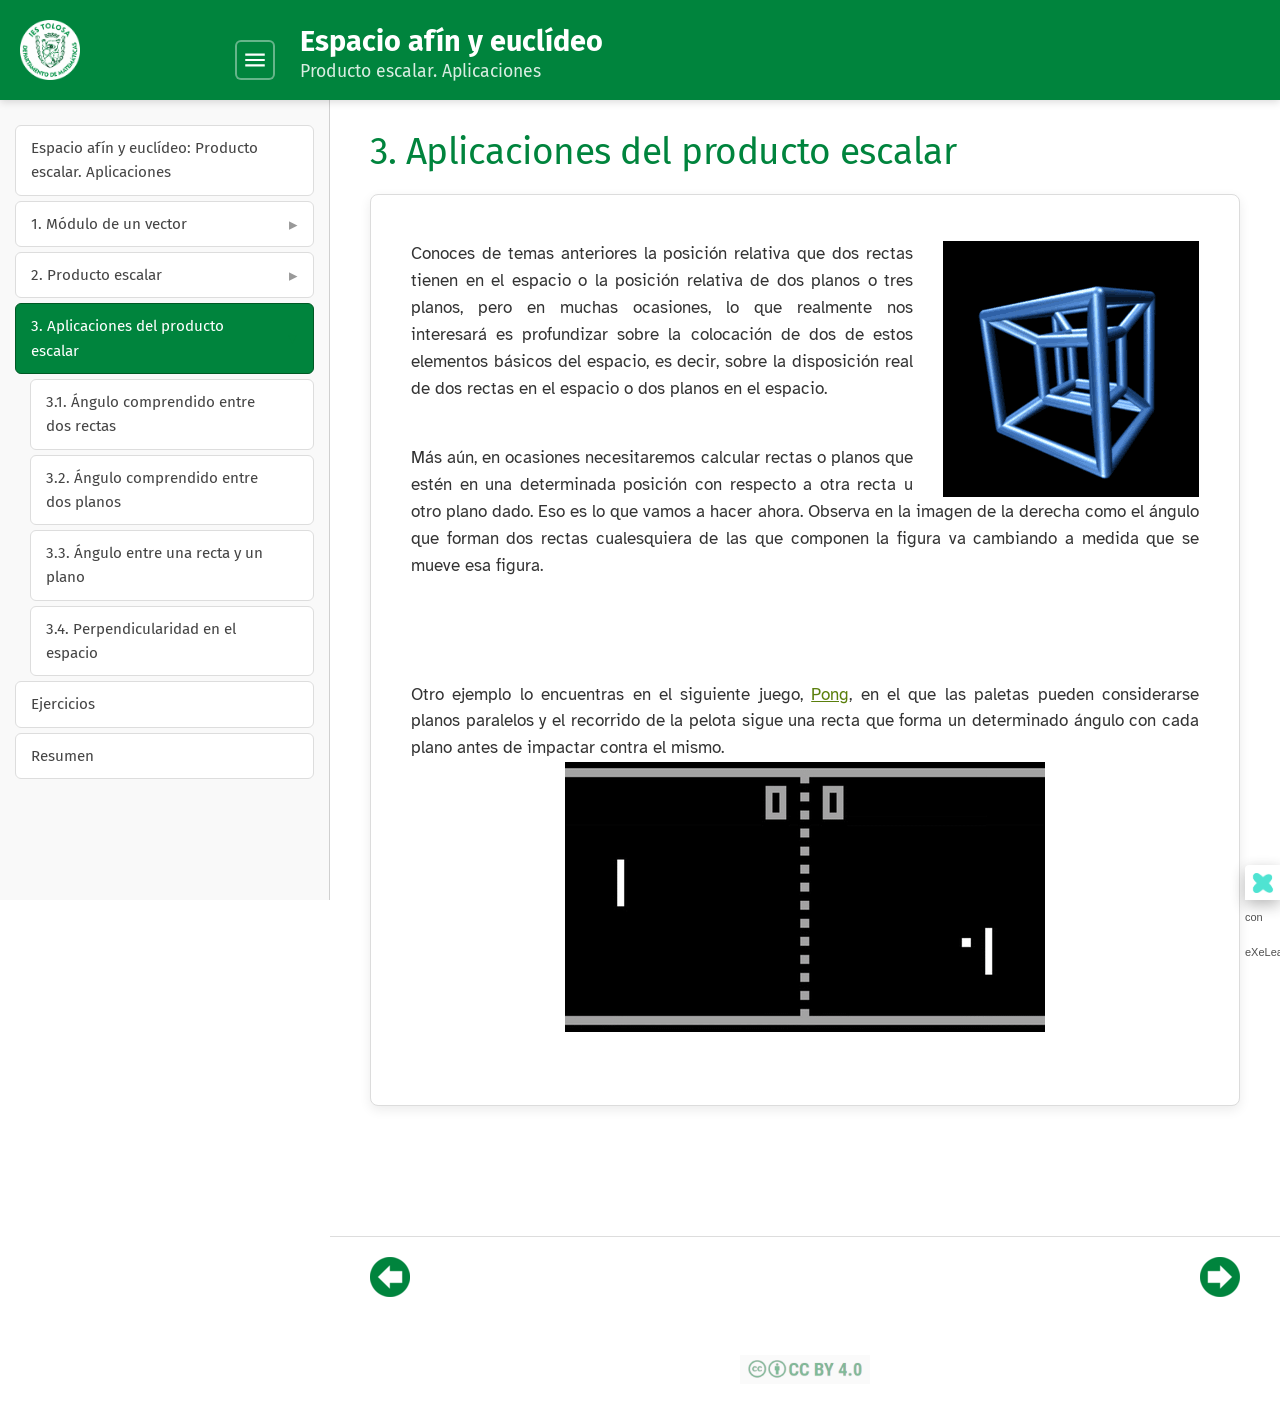
<file: html/3-aplicaciones-del-producto-escalar.html>
<!DOCTYPE html>
<html lang="es" id="exe-page-mvux20lh-l91xubmvd">
<head>
<meta charset="utf-8">
<meta name="generator" content="eXeLearning v4.0.6">
<meta name="viewport" content="width=device-width, initial-scale=1">
<meta name="exe-pass-score" content="5">
<link rel="license" type="text/html" href="https://creativecommons.org/licenses/by-nc-sa/4.0/">
<title>3. Aplicaciones del producto escalar | Espacio afín y euclídeo</title>
<link rel="icon" type="image/x-icon" href="../libs/favicon.ico">
<meta name="description" content="Curso 2º - Enseñanza Bachillerato
Nombre asignatura/materia: Matemáticas II">
<script>document.querySelector("html").classList.add("js");</script><script src="../libs/jquery/jquery.min.js"> </script><script src="../libs/common_i18n.js"> </script><script src="../libs/common.js"> </script><script src="../libs/exe_export.js"> </script><script src="../libs/bootstrap/bootstrap.bundle.min.js"> </script><link rel="stylesheet" href="../libs/bootstrap/bootstrap.min.css">
<script src="../idevices/text/text.js"></script><link rel="stylesheet" href="../idevices/text/text.css">
<link rel="stylesheet" href="../content/css/base.css"><script src="../theme/style.js"> </script><script src="../theme/z-custom-effects.js"> </script><link rel="stylesheet" href="../theme/colores.css"><link rel="stylesheet" href="../theme/comic.css"><link rel="stylesheet" href="../theme/ejercicio.css"><link rel="stylesheet" href="../theme/libreta.css"><link rel="stylesheet" href="../theme/navegacion.css"><link rel="stylesheet" href="../theme/nota-azul.css"><link rel="stylesheet" href="../theme/retroalimentacion.css"><link rel="stylesheet" href="../theme/style.css">
<script src="../libs/exe_math/tex-mml-svg.js"> </script>
</head>
<body class="exe-export exe-web-site">
<script>document.body.className+=" js"</script>
<div class="exe-content exe-export pre-js siteNav-hidden"><a href="#page-mvux20lh-l91xubmvd" id="skipNav">Skip to content</a> <nav id="siteNav">
<ul>
<li> <a href="../index.html" class="main-node no-ch">Espacio afín y euclídeo: Producto escalar. Aplicaciones</a>
</li>
<li> <a href="../html/1-modulo-de-un-vector-.html" class="daddy">1. Módulo de un vector    </a>
<ul class="other-section">
<li> <a href="../html/11-definicion-y-propiedades.html" class="no-ch">1.1. Definición y propiedades</a>
</li>
<li> <a href="../html/12-vector-unitario-.html" class="no-ch">1.2. Vector unitario </a>
</li>
<li> <a href="../html/13-actividades.html" class="no-ch">1.3. Actividades</a>
</li>
</ul>
</li>
<li> <a href="../html/2-producto-escalar.html" class="daddy">2. Producto escalar</a>
<ul class="other-section">
<li> <a href="../html/21-definicion-general-y-geometrica-.html" class="no-ch">2.1. Definición general y geométrica   </a>
</li>
<li> <a href="../html/22-vectores-ortogonales-y-ortonormales.html" class="no-ch">2.2. Vectores ortogonales y ortonormales</a>
</li>
</ul>
</li>
<li class="active"> <a href="../html/3-aplicaciones-del-producto-escalar.html" class="active daddy">3. Aplicaciones del producto escalar</a>
<ul class="other-section">
<li> <a href="../html/31-angulo-comprendido-entre-dos-rectas.html" class="no-ch">3.1. Ángulo comprendido entre dos rectas</a>
</li>
<li> <a href="../html/32-angulo-comprendido-entre-dos-planos.html" class="no-ch">3.2. Ángulo comprendido entre dos planos</a>
</li>
<li> <a href="../html/33-angulo-entre-una-recta-y-un-plano.html" class="no-ch">3.3. Ángulo entre una recta y un plano</a>
</li>
<li> <a href="../html/34-perpendicularidad-en-el-espacio.html" class="no-ch">3.4. Perpendicularidad en el espacio</a>
</li>
</ul>
</li>
<li> <a href="../html/ejercicios.html" class="no-ch">Ejercicios</a>
</li>
<li> <a href="../html/resumen.html" class="no-ch">Resumen</a>
</li>
</ul>
</nav><main id="page-mvux20lh-l91xubmvd" class="page"> 
<header class="main-header">
<div class="package-header"><p class="package-title">Espacio afín y euclídeo</p>
<p class="package-subtitle">Producto escalar. Aplicaciones</p></div>
<div class="page-header"><h1 class="page-title">3. Aplicaciones del producto escalar</h1></div>
</header><div id="page-content-page-mvux20lh-l91xubmvd" class="page-content">
<article id="block-mvux20ll-s62zysdnq" class="box no-header sin-titulo">
<header class="box-head no-icon">
<button class="box-toggle box-toggle-on" title="Toggle content">
<span>Toggle content</span>
</button></header>
<div class="box-content">
<div id="idevice-mvux20ll-iwvlo14w4" class="idevice_node text" data-idevice-path="../idevices/text/" data-idevice-type="text" data-idevice-component-type="json" data-idevice-json-data="{&quot;ideviceId&quot;:&quot;idevice-mvux20ll-iwvlo14w4&quot;}">
<div class="exe-text-template">
    <p><img src="../content/resources/tesseract.gif" width="256" style="float: right; margin-left: 30px;" height="256" /></p>
<p align="justify" style="text-align: justify;">Conoces de temas anteriores la posición relativa que dos rectas tienen en el espacio o la posición relativa de dos planos o tres planos, pero en muchas ocasiones, lo que realmente nos interesará es profundizar sobre la colocación de dos de estos elementos básicos del espacio, es decir, sobre la disposición real de dos rectas en el espacio o dos planos en el espacio.</p>
<div align="justify" style="text-align: justify;"> </div>
<p align="justify" style="text-align: justify;">Más aún, en ocasiones necesitaremos calcular rectas o planos que estén en una determinada posición con respecto a otra recta u otro plano dado. Eso es lo que vamos a hacer ahora. Observa en la imagen de la derecha como el ángulo que forman dos rectas cualesquiera de las que componen la figura va cambiando a medida que se mueve esa figura.</p>
<p align="justify" style="text-align: justify;"> </p>
<p align="justify" style="text-align: justify;"> </p>
<div align="justify" style="text-align: justify;">Otro ejemplo lo encuentras en el siguiente juego, <a href="https://es.wikipedia.org/wiki/Pong" title="">Pong</a>, en el que las paletas pueden considerarse planos paralelos y el recorrido de la pelota sigue una recta que forma un determinado ángulo con cada plano antes de impactar contra el mismo.</div>
<p><img src="../content/resources/pong-595764-1.gif" width="480" height="270" style="display: block; margin-left: auto; margin-right: auto;" /></p>
<div style="text-align: center;"><br /></div>
</div>
</div>
</div>
</article>
</div></main><div class="nav-buttons">
<a href="../html/22-vectores-ortogonales-y-ortonormales.html" title="Anterior" class="nav-button nav-button-left"><span>Anterior</span></a>
<a href="../html/31-angulo-comprendido-entre-dos-rectas.html" title="Siguiente" class="nav-button nav-button-right"><span>Siguiente</span></a>
</div>
<footer id="siteFooter"><div id="siteFooterContent"> <div id="packageLicense" class="cc cc-by-nc-sa"> <p> <span class="license-label">Licencia: </span><a href="https://creativecommons.org/licenses/by-nc-sa/4.0/" class="license">Creative Commons: Reconocimiento - no comercial - compartir igual 4.0</a></p>
</div>
</div></footer>
</div>
<p id="made-with-eXe"> <a href="https://exelearning.net/" target="_blank" rel="noopener"> <span>Creado con eXeLearning <span>(Ventana nueva)</span></span></a></p>
</body>
</html>
</file>
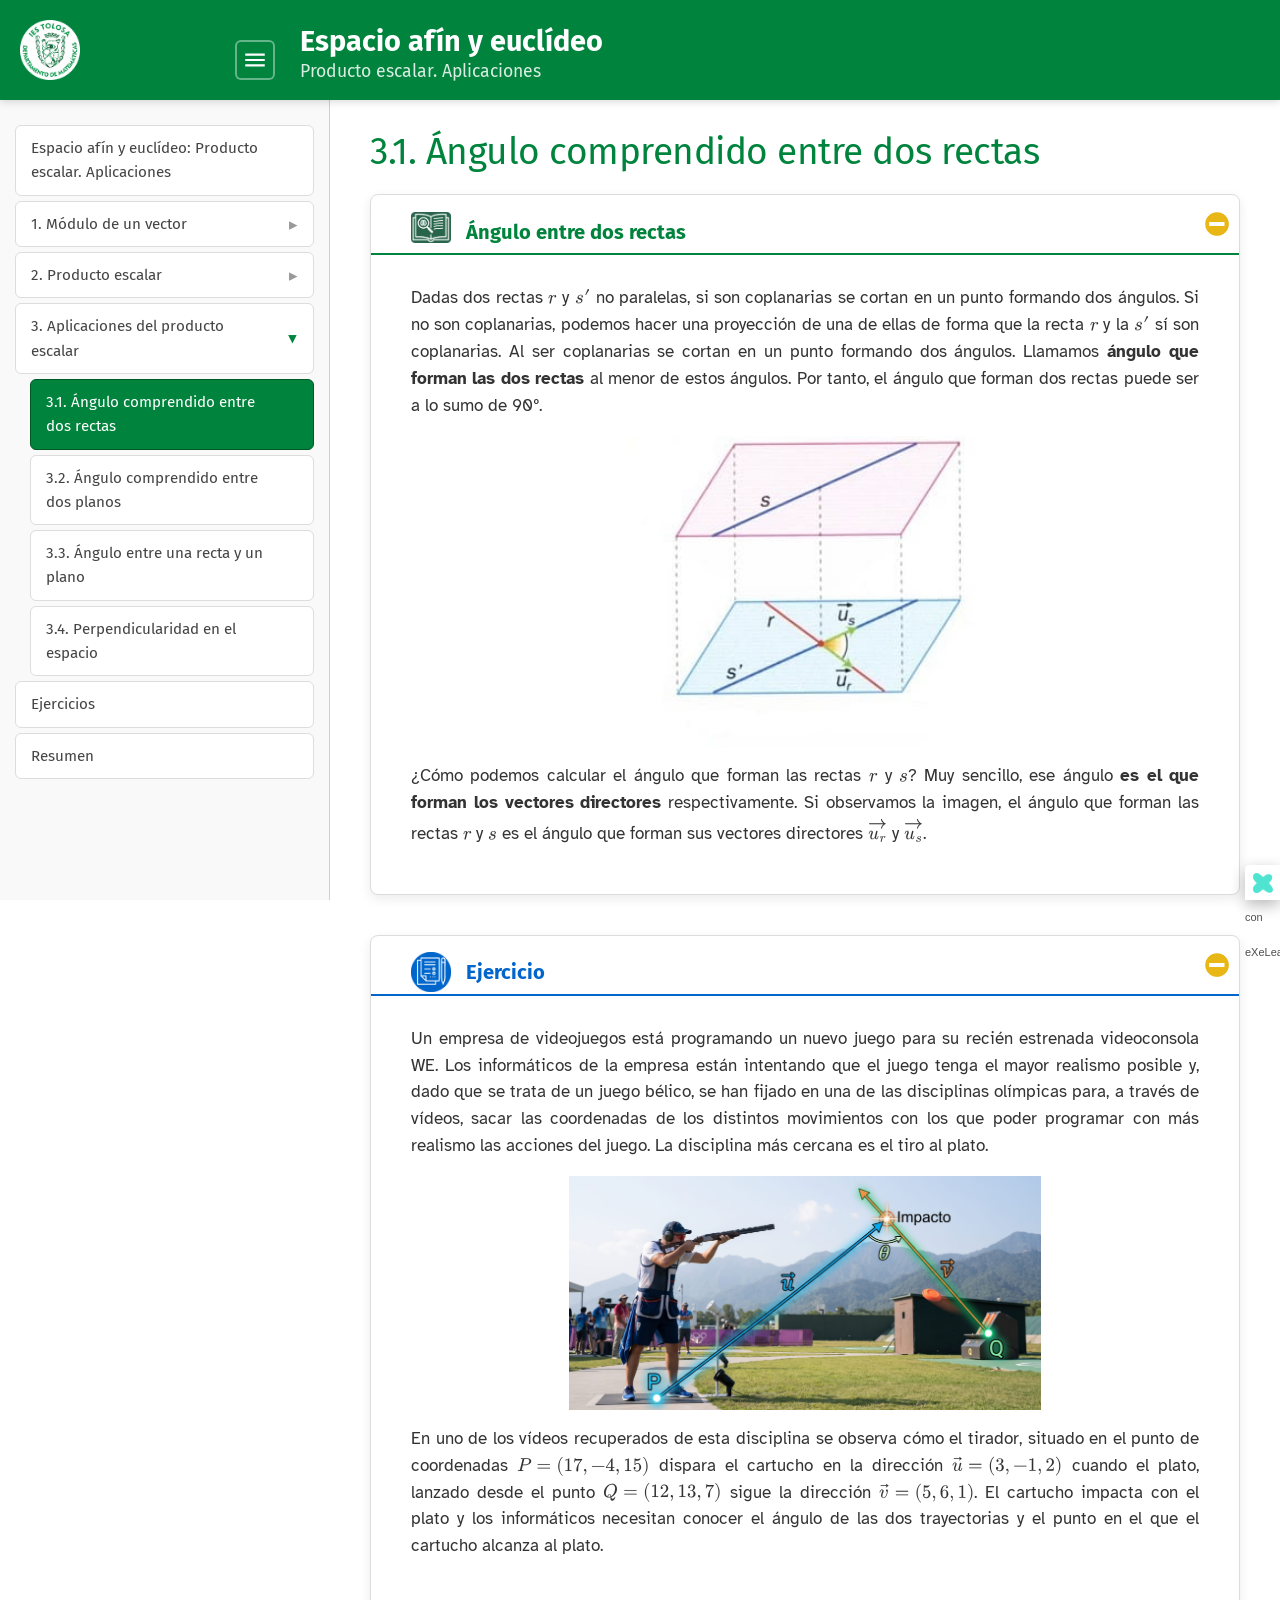
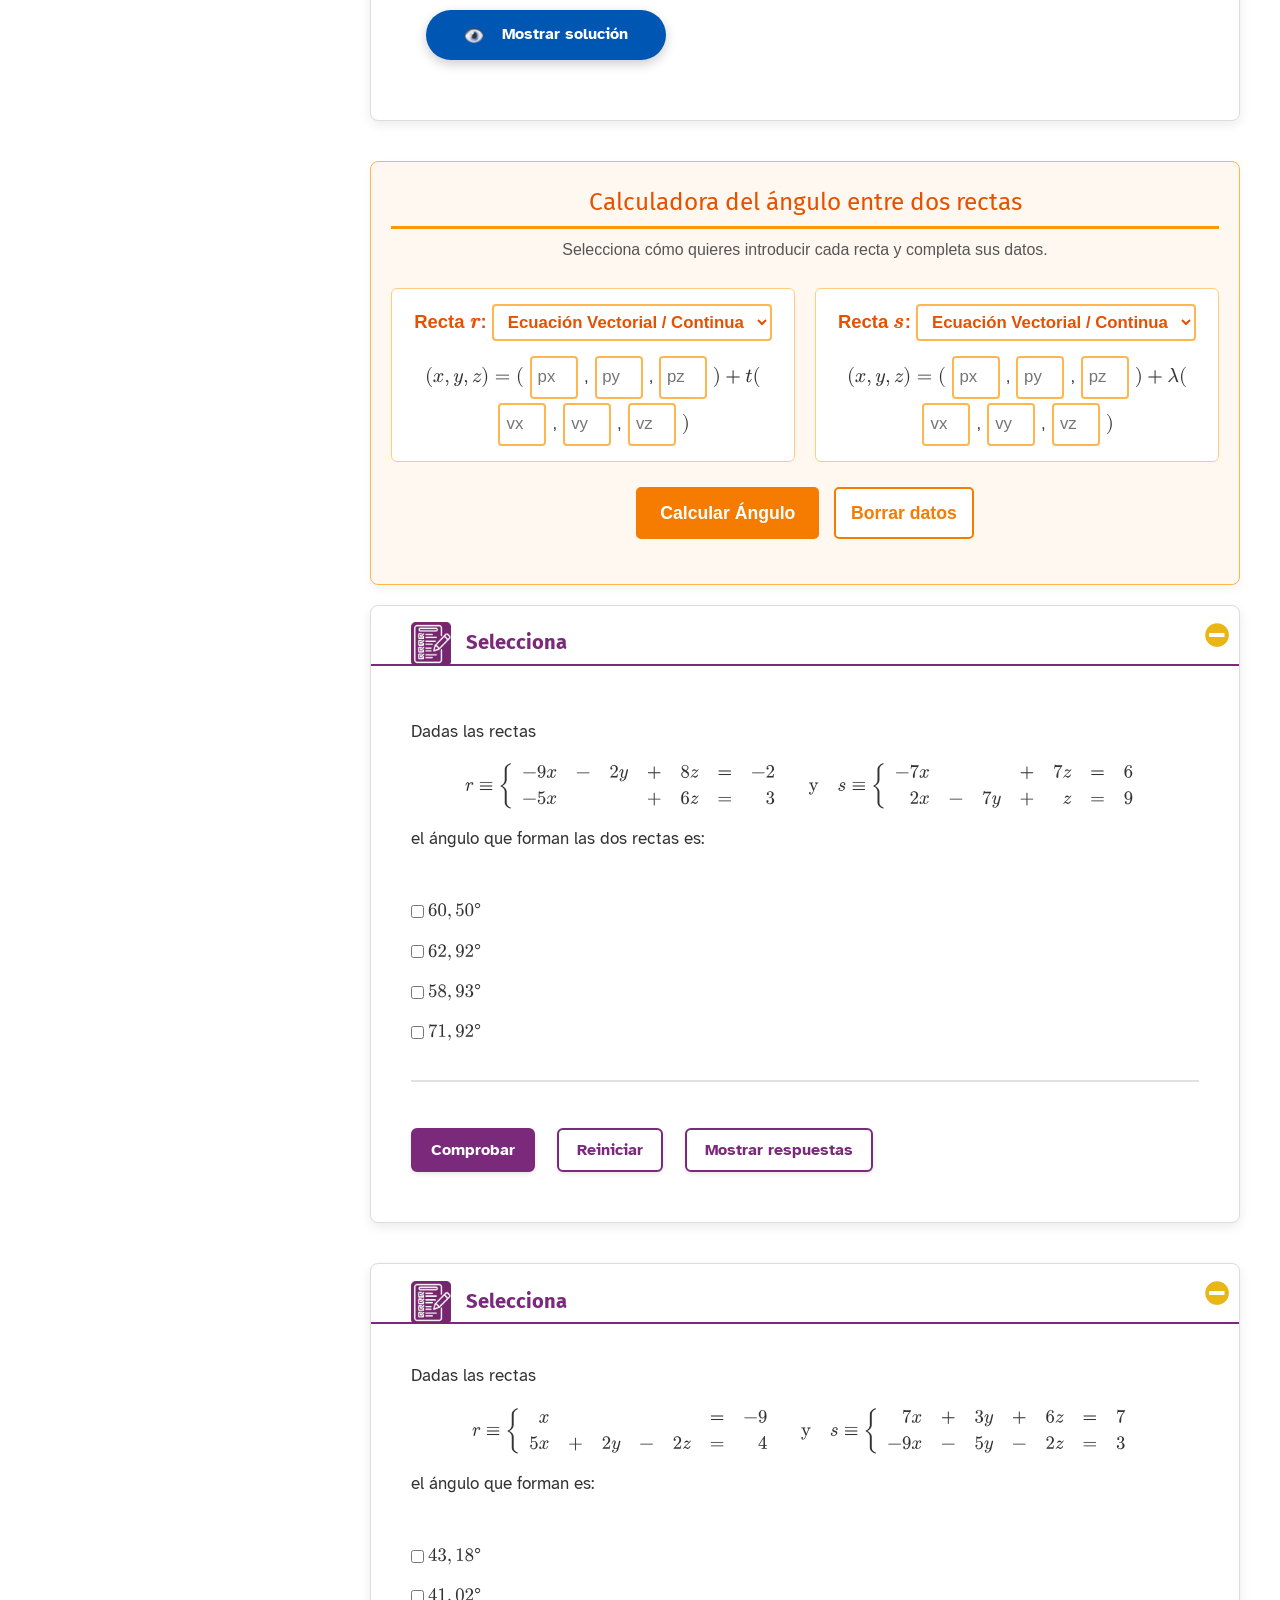
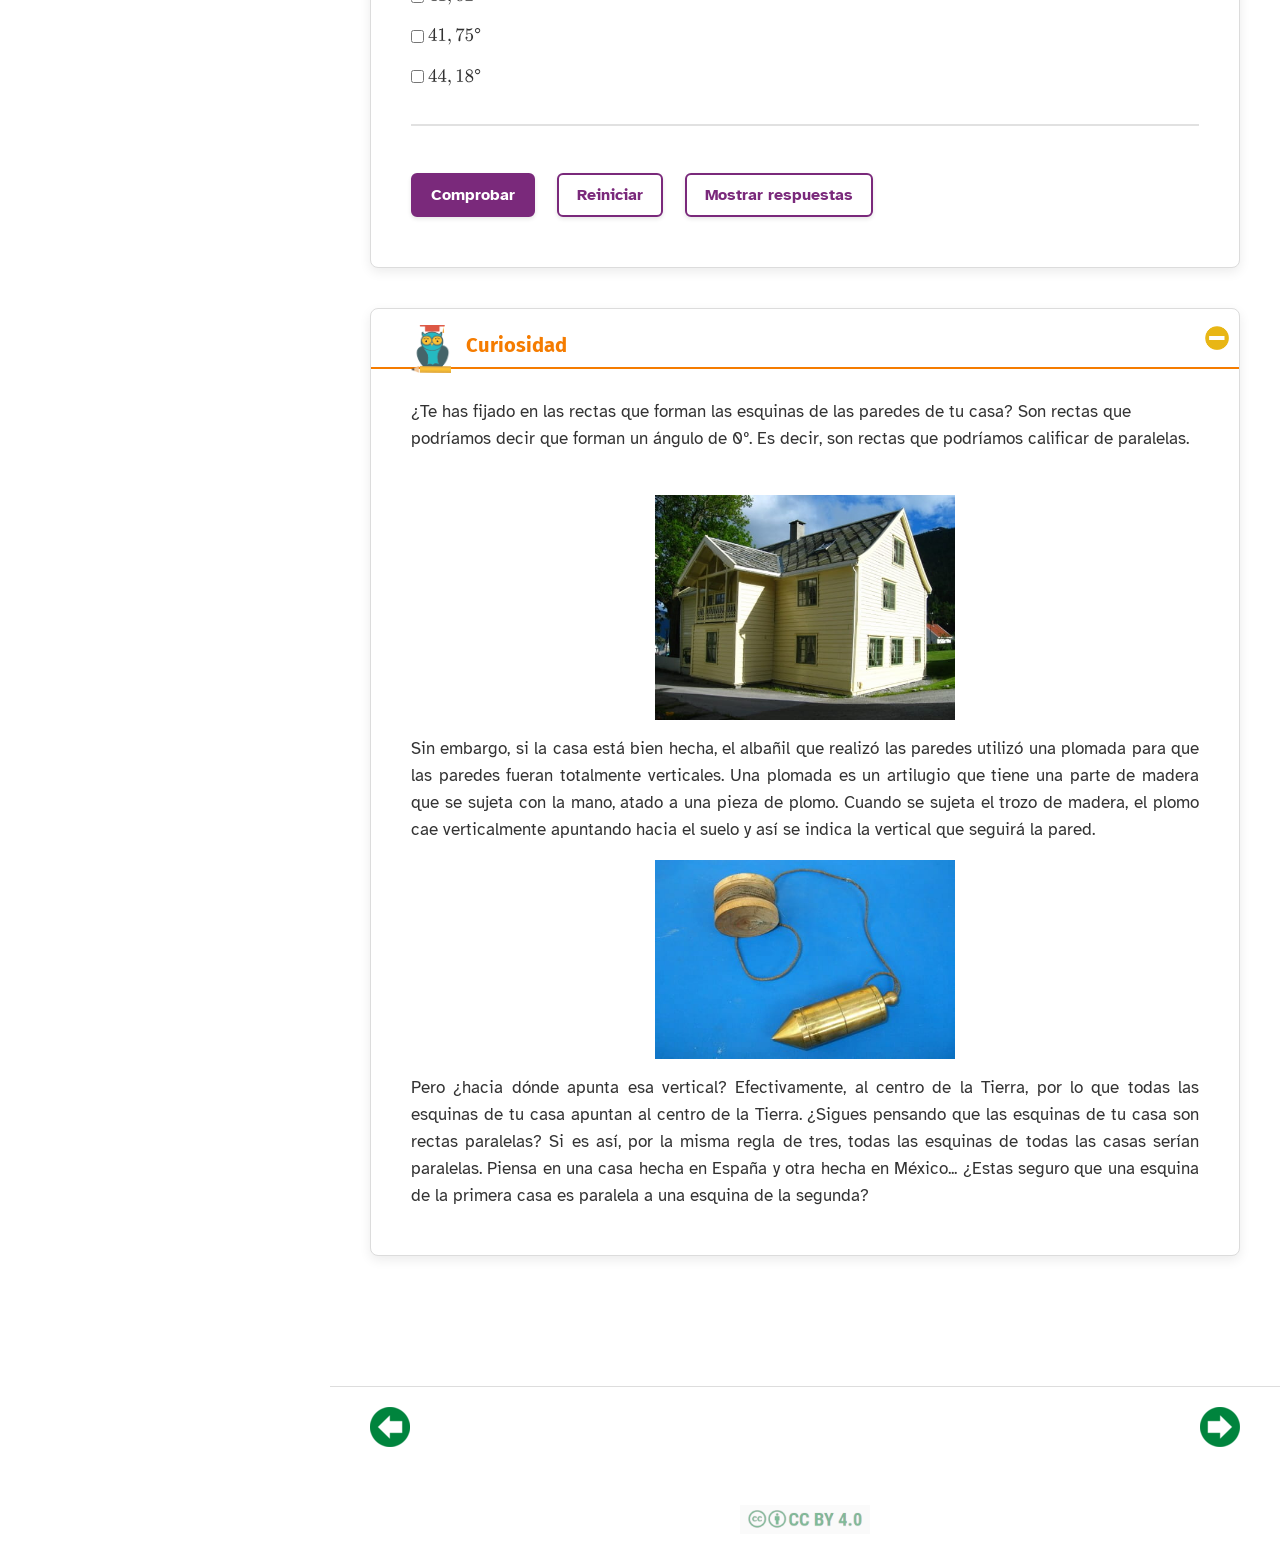
<file: html/31-angulo-comprendido-entre-dos-rectas.html>
<!DOCTYPE html>
<html lang="es" id="exe-page-mvux20lh-n197hf4j5">
<head>
<meta charset="utf-8">
<meta name="generator" content="eXeLearning v4.0.6">
<meta name="viewport" content="width=device-width, initial-scale=1">
<meta name="exe-pass-score" content="5">
<link rel="license" type="text/html" href="https://creativecommons.org/licenses/by-nc-sa/4.0/">
<title>3.1. Ángulo comprendido entre dos rectas | Espacio afín y euclídeo</title>
<link rel="icon" type="image/x-icon" href="../libs/favicon.ico">
<meta name="description" content="Curso 2º - Enseñanza Bachillerato
Nombre asignatura/materia: Matemáticas II">
<script>document.querySelector("html").classList.add("js");</script><script src="../libs/jquery/jquery.min.js"> </script><script src="../libs/common_i18n.js"> </script><script src="../libs/common.js"> </script><script src="../libs/exe_export.js"> </script><script src="../libs/bootstrap/bootstrap.bundle.min.js"> </script><link rel="stylesheet" href="../libs/bootstrap/bootstrap.min.css">
<script src="../idevices/text/text.js"></script><link rel="stylesheet" href="../idevices/text/text.css">
<script src="../idevices/form/form.js"></script><link rel="stylesheet" href="../idevices/form/form.css">
<link rel="stylesheet" href="../content/css/base.css"><script src="../theme/style.js"> </script><script src="../theme/z-custom-effects.js"> </script><link rel="stylesheet" href="../theme/colores.css"><link rel="stylesheet" href="../theme/comic.css"><link rel="stylesheet" href="../theme/ejercicio.css"><link rel="stylesheet" href="../theme/libreta.css"><link rel="stylesheet" href="../theme/navegacion.css"><link rel="stylesheet" href="../theme/nota-azul.css"><link rel="stylesheet" href="../theme/retroalimentacion.css"><link rel="stylesheet" href="../theme/style.css">
<script src="../libs/exe_math/tex-mml-svg.js"> </script>
</head>
<body class="exe-export exe-web-site">
<script>document.body.className+=" js"</script>
<div class="exe-content exe-export pre-js siteNav-hidden"><a href="#page-mvux20lh-n197hf4j5" id="skipNav">Skip to content</a> <nav id="siteNav">
<ul>
<li> <a href="../index.html" class="main-node no-ch">Espacio afín y euclídeo: Producto escalar. Aplicaciones</a>
</li>
<li> <a href="../html/1-modulo-de-un-vector-.html" class="daddy">1. Módulo de un vector    </a>
<ul class="other-section">
<li> <a href="../html/11-definicion-y-propiedades.html" class="no-ch">1.1. Definición y propiedades</a>
</li>
<li> <a href="../html/12-vector-unitario-.html" class="no-ch">1.2. Vector unitario </a>
</li>
<li> <a href="../html/13-actividades.html" class="no-ch">1.3. Actividades</a>
</li>
</ul>
</li>
<li> <a href="../html/2-producto-escalar.html" class="daddy">2. Producto escalar</a>
<ul class="other-section">
<li> <a href="../html/21-definicion-general-y-geometrica-.html" class="no-ch">2.1. Definición general y geométrica   </a>
</li>
<li> <a href="../html/22-vectores-ortogonales-y-ortonormales.html" class="no-ch">2.2. Vectores ortogonales y ortonormales</a>
</li>
</ul>
</li>
<li class="current-page-parent"> <a href="../html/3-aplicaciones-del-producto-escalar.html" class="daddy">3. Aplicaciones del producto escalar</a>
<ul class="other-section">
<li class="active"> <a href="../html/31-angulo-comprendido-entre-dos-rectas.html" class="active no-ch">3.1. Ángulo comprendido entre dos rectas</a>
</li>
<li> <a href="../html/32-angulo-comprendido-entre-dos-planos.html" class="no-ch">3.2. Ángulo comprendido entre dos planos</a>
</li>
<li> <a href="../html/33-angulo-entre-una-recta-y-un-plano.html" class="no-ch">3.3. Ángulo entre una recta y un plano</a>
</li>
<li> <a href="../html/34-perpendicularidad-en-el-espacio.html" class="no-ch">3.4. Perpendicularidad en el espacio</a>
</li>
</ul>
</li>
<li> <a href="../html/ejercicios.html" class="no-ch">Ejercicios</a>
</li>
<li> <a href="../html/resumen.html" class="no-ch">Resumen</a>
</li>
</ul>
</nav><main id="page-mvux20lh-n197hf4j5" class="page"> 
<header class="main-header">
<div class="package-header"><p class="package-title">Espacio afín y euclídeo</p>
<p class="package-subtitle">Producto escalar. Aplicaciones</p></div>
<div class="page-header"><h1 class="page-title">3.1. Ángulo comprendido entre dos rectas</h1></div>
</header><div id="page-content-page-mvux20lh-n197hf4j5" class="page-content">
<article id="block-mvux20ll-i3aouf5q0" class="box">
<header class="box-head">
<div class="box-icon exe-icon">
<img src="../theme/icons/icon_definicion.png" alt="" style="display:block;object-fit:contain;">
</div>
<h1 class="box-title">Ángulo entre dos rectas</h1>
<button class="box-toggle box-toggle-on" title="Toggle content">
<span>Toggle content</span>
</button></header>
<div class="box-content">
<div id="idevice-mvux20ll-xd6t7sjhi" class="idevice_node text" data-idevice-path="../idevices/text/" data-idevice-type="text" data-idevice-component-type="json" data-idevice-json-data="{&quot;ideviceId&quot;:&quot;idevice-mvux20ll-xd6t7sjhi&quot;}">
<div class="exe-text-template">
    <p align="justify">Dadas dos rectas \(r\) y \(s'\) no paralelas, si son coplanarias se cortan en un punto formando dos ángulos. Si no son coplanarias, podemos hacer una proyección de una de ellas de forma que la recta \(r\) y la \(s'\) sí son coplanarias. Al ser coplanarias se cortan en un punto formando dos ángulos. Llamamos <strong>ángulo que forman las dos rectas</strong> al menor de estos ángulos. Por tanto, el ángulo que forman dos rectas puede ser a lo sumo de 90º.</p>
<p align="justify"><img src="../content/resources/angulo-rectas.jpg" width="45%" style="text-align: left; display: block; margin-left: auto; margin-right: auto;" /></p>
<p align="justify">¿Cómo podemos calcular el ángulo que forman las rectas \(r\) y \(s\)? Muy sencillo, ese ángulo <strong>es el que forman los vectores directores</strong> respectivamente. Si observamos la imagen, el ángulo que forman las rectas \(r\) y \(s\) es el ángulo que forman sus vectores directores \(\overrightarrow{u_r}\) y \(\overrightarrow{u_s}\).</p>
</div>
</div>
</div>
</article><article id="block-mvwq3lic-8yj8fbe84" class="box caja-azul ejercicio-custom">
<header class="box-head">
<div class="box-icon exe-icon">
<img src="../theme/icons/icon_ejercicioresuelto.png" alt="" style="display:block;object-fit:contain;">
</div>
<h1 class="box-title">Ejercicio</h1>
<button class="box-toggle box-toggle-on" title="Toggle content">
<span>Toggle content</span>
</button></header>
<div class="box-content">
<div id="idevice-1793470618020-l51yj5ji8" class="idevice_node text" data-idevice-path="../idevices/text/" data-idevice-type="text" data-idevice-component-type="json" data-idevice-json-data="{&quot;ideviceId&quot;:&quot;idevice-1793470618020-l51yj5ji8&quot;}">
<div class="exe-text-template">
    <div class="exe-text-activity"><p align="justify" style="text-align: justify;">Un empresa de videojuegos está programando un nuevo juego para su recién estrenada videoconsola WE. Los informáticos de la empresa están intentando que el juego tenga el mayor realismo posible y, dado que se trata de un juego bélico, se han fijado en una de las disciplinas olímpicas para, a través de vídeos, sacar las coordenadas de los distintos movimientos con los que poder programar con más realismo las acciones del juego. La disciplina más cercana es el tiro al plato.</p>
<p align="justify" style="text-align: center;"><img src="../content/resources/tirador.jpg" width="60%" alt="" /></p>
<p align="justify">En uno de los vídeos recuperados de esta disciplina se observa cómo el tirador, situado en el punto de coordenadas \(P=(17,-4,15)\) dispara el cartucho en la dirección \(\vec{u}=(3,-1,2)\) cuando el plato, lanzado desde el punto \(Q=(12,13,7)\) sigue la dirección \(\vec{v}=(5,6,1)\). El cartucho impacta con el plato y los informáticos necesitan conocer el ángulo de las dos trayectorias y el punto en el que el cartucho alcanza al plato.</p><div class="iDevice_buttons feedback-button js-required"><input type="button" class="feedbacktooglebutton" value="Mostrar retroalimentación" data-text-a="Mostrar retroalimentación" data-text-b="Mostrar retroalimentación"></div><div class="feedback js-feedback js-hidden" style="display: none;"><p>La recta que sigue el cartucho es: \[\quad r \equiv (x,y,z) = (17,-4,15) + t(3,-1,2)\]</p>
<p>La recta que sigue el plato es: \[\quad s \equiv (x,y,z) = (12,13,7) + h(5,6,1)\]</p>
<p>El ángulo que forman las dos rectas es \(\alpha\) donde</p>
<div style="text-align: center; margin: 15px 0;">\(\cos(\alpha) = \dfrac{(3,-1,2)\bullet(5,6,1)}{\sqrt{9+1+4}\sqrt{25+36+1}} = \dfrac{15-6+2}{\sqrt{14}\sqrt{62}} = \dfrac{11}{\sqrt{14}\sqrt{62}} = 0,37336\)</div>
<p>Por tanto \(\pmb{\alpha = 68,076^\circ}\)</p>
<p>Para calcular el punto en el que el cartucho alcanza al plato podemos hacerlo con las ecuaciones obtenidas:</p>
<div style="text-align: center; margin: 15px 0;">\((17,-4,15) + t(3,-1,2) = (12,13,7) + h(5,6,1)\)</div>
<p>donde tenemos que:</p>
<div style="text-align: center; margin: 15px 0;">\(\begin{cases} 17+3t = 12+5h \\ -4-t = 13+6h \\ 15+2t = 7+h \end{cases} \Rightarrow \begin{cases} 17+3t = 12+5h \\ t = -17-6h \\ 15+2t = 7+h \end{cases}\)</div>
<p>Sustituyendo el valor de \(t\) en la tercera ecuación:</p>
<div style="text-align: center; margin: 15px 0;">\(15+2(-17-6h) = 7+h \Rightarrow 15-34-12h = 7+h \Rightarrow -26 = 13h \Rightarrow h = -2\)</div>
<p>Calculamos \(t = -17-6h = -17+12 = -5\)</p>
<p>Comprobamos ahora si los dos valores verifican la primera ecuación:</p>
<div style="text-align: center; margin: 15px 0;">\(17+3t = 12+5h \Rightarrow 17+3(-5) = 12+5(-2) \Rightarrow 17-15 = 12-10\)</div>
<p>Como la verifica, las dos rectas se cortan en el punto \(\mathbf{R} = (17,-4,15) + t(3,-1,2) = (17,-4,15) - 5(3,-1,2) = \pmb{(2,1,5)}\), que es el punto en el que el cartucho alcanza al plato.</p></div></div>
</div>
</div>
</div>
</article><article id="block-mvwr9ouq-s0tovvry1" class="box sin-nada">
<header class="box-head no-icon">
<h1 class="box-title">Texto</h1>
<button class="box-toggle box-toggle-on" title="Toggle content">
<span>Toggle content</span>
</button></header>
<div class="box-content">
<div id="idevice-1793472581906-l8yazj6du" class="idevice_node text" data-idevice-path="../idevices/text/" data-idevice-type="text" data-idevice-component-type="json" data-idevice-json-data="{&quot;ideviceId&quot;:&quot;idevice-1793472581906-l8yazj6du&quot;}">
<div class="exe-text-template">
    <div id="al-wrapper" style="font-family: 'Segoe UI', Arial, sans-serif; width: 100%; box-sizing: border-box; background-color: #fff8f0; padding: 25px 20px; border-radius: 8px; border: 1px solid #ffb74d; box-shadow: 0 4px 10px rgba(0,0,0,0.05);">
<h2 style="color: #e65100; text-align: center; border-bottom: 3px solid #ff9800; padding-bottom: 10px; margin-top: 0;">Calculadora del ángulo entre dos rectas</h2>
<p style="text-align: center; color: #555; font-size: 0.95em; margin-bottom: 25px;">Selecciona cómo quieres introducir cada recta y completa sus datos.</p>
<div style="display: flex; flex-wrap: wrap; gap: 20px; justify-content: center; margin-bottom: 25px;"><!-- Contenedor Recta r -->
<div style="background-color: #fff; padding: 15px; border-radius: 6px; border: 1px solid #ffcc80; flex: 1; min-width: 300px; display: flex; flex-direction: column; align-items: center;">
<div style="margin-bottom: 15px; width: 100%; text-align: center;"><label style="font-weight: bold; color: #e65100; font-size: 1.1em;">Recta \(\pmb{r}\): </label><select id="al_sel_r" class="al-select">
<option value="vec">Ecuación Vectorial / Continua</option>
<option value="par">Ecuaciones Paramétricas</option>
<option value="gen">Ecuación General (Implícita)</option>
</select></div>
<!-- r: Vectorial -->
<div id="al_r_vec" class="al-input-group" style="display: flex; align-items: center; gap: 4px; flex-wrap: wrap; justify-content: center;"><span>\( (x,y,z) = ( \)</span> <input type="number" id="al_r_px" class="al-inp" placeholder="px" />, <input type="number" id="al_r_py" class="al-inp" placeholder="py" />, <input type="number" id="al_r_pz" class="al-inp" placeholder="pz" /> <span>\( ) + t ( \)</span> <input type="number" id="al_r_vx" class="al-inp" placeholder="vx" />, <input type="number" id="al_r_vy" class="al-inp" placeholder="vy" />, <input type="number" id="al_r_vz" class="al-inp" placeholder="vz" /> <span>\( ) \)</span></div>
<!-- r: Paramétricas -->
<div id="al_r_par" class="al-input-group" style="display: none; align-items: center; justify-content: center;">
<div style="font-size: 4em; font-weight: 300; color: #ffb74d; line-height: 0.8; margin-right: 5px;">{</div>
<div style="display: flex; flex-direction: column; gap: 5px;">
<div>\(x =\) <input type="number" id="al_r_par_px" class="al-inp" /> \(+\) <input type="number" id="al_r_par_vx" class="al-inp" /> \(t\)</div>
<div>\(y =\) <input type="number" id="al_r_par_py" class="al-inp" /> \(+\) <input type="number" id="al_r_par_vy" class="al-inp" /> \(t\)</div>
<div>\(z =\) <input type="number" id="al_r_par_pz" class="al-inp" /> \(+\) <input type="number" id="al_r_par_vz" class="al-inp" /> \(t\)</div>
</div>
</div>
<!-- r: General -->
<div id="al_r_gen" class="al-input-group" style="display: none; align-items: center; justify-content: center;">
<div style="font-size: 3.5em; font-weight: 300; color: #ffb74d; line-height: 0.8; margin-right: 5px;">{</div>
<div style="display: flex; flex-direction: column; gap: 8px;">
<div style="white-space: nowrap;"><input type="number" id="al_r_g_a1" class="al-inp" />\(x +\) <input type="number" id="al_r_g_b1" class="al-inp" />\(y +\) <input type="number" id="al_r_g_c1" class="al-inp" />\(z +\) <input type="number" id="al_r_g_d1" class="al-inp" />\(= 0\)</div>
<div style="white-space: nowrap;"><input type="number" id="al_r_g_a2" class="al-inp" />\(x +\) <input type="number" id="al_r_g_b2" class="al-inp" />\(y +\) <input type="number" id="al_r_g_c2" class="al-inp" />\(z +\) <input type="number" id="al_r_g_d2" class="al-inp" />\(= 0\)</div>
</div>
</div>
</div>
<!-- Contenedor Recta s -->
<div style="background-color: #fff; padding: 15px; border-radius: 6px; border: 1px solid #ffcc80; flex: 1; min-width: 300px; display: flex; flex-direction: column; align-items: center;">
<div style="margin-bottom: 15px; width: 100%; text-align: center;"><label style="font-weight: bold; color: #e65100; font-size: 1.1em;">Recta \(\pmb{s}\): </label><select id="al_sel_s" class="al-select">
<option value="vec">Ecuación Vectorial / Continua</option>
<option value="par">Ecuaciones Paramétricas</option>
<option value="gen">Ecuación General (Implícita)</option>
</select></div>
<!-- s: Vectorial -->
<div id="al_s_vec" class="al-input-group" style="display: flex; align-items: center; gap: 4px; flex-wrap: wrap; justify-content: center;"><span>\( (x,y,z) = ( \)</span> <input type="number" id="al_s_px" class="al-inp" placeholder="px" />, <input type="number" id="al_s_py" class="al-inp" placeholder="py" />, <input type="number" id="al_s_pz" class="al-inp" placeholder="pz" /> <span>\( ) + \lambda ( \)</span> <input type="number" id="al_s_vx" class="al-inp" placeholder="vx" />, <input type="number" id="al_s_vy" class="al-inp" placeholder="vy" />, <input type="number" id="al_s_vz" class="al-inp" placeholder="vz" /> <span>\( ) \)</span></div>
<!-- s: Paramétricas -->
<div id="al_s_par" class="al-input-group" style="display: none; align-items: center; justify-content: center;">
<div style="font-size: 4em; font-weight: 300; color: #ffb74d; line-height: 0.8; margin-right: 5px;">{</div>
<div style="display: flex; flex-direction: column; gap: 5px;">
<div>\(x =\) <input type="number" id="al_s_par_px" class="al-inp" /> \(+\) <input type="number" id="al_s_par_vx" class="al-inp" /> \(\lambda\)</div>
<div>\(y =\) <input type="number" id="al_s_par_py" class="al-inp" /> \(+\) <input type="number" id="al_s_par_vy" class="al-inp" /> \(\lambda\)</div>
<div>\(z =\) <input type="number" id="al_s_par_pz" class="al-inp" /> \(+\) <input type="number" id="al_s_par_vz" class="al-inp" /> \(\lambda\)</div>
</div>
</div>
<!-- s: General -->
<div id="al_s_gen" class="al-input-group" style="display: none; align-items: center; justify-content: center;">
<div style="font-size: 3.5em; font-weight: 300; color: #ffb74d; line-height: 0.8; margin-right: 5px;">{</div>
<div style="display: flex; flex-direction: column; gap: 8px;">
<div style="white-space: nowrap;"><input type="number" id="al_s_g_a1" class="al-inp" />\(x +\) <input type="number" id="al_s_g_b1" class="al-inp" />\(y +\) <input type="number" id="al_s_g_c1" class="al-inp" />\(z +\) <input type="number" id="al_s_g_d1" class="al-inp" />\(= 0\)</div>
<div style="white-space: nowrap;"><input type="number" id="al_s_g_a2" class="al-inp" />\(x +\) <input type="number" id="al_s_g_b2" class="al-inp" />\(y +\) <input type="number" id="al_s_g_c2" class="al-inp" />\(z +\) <input type="number" id="al_s_g_d2" class="al-inp" />\(= 0\)</div>
</div>
</div>
</div>
</div>
<div style="text-align: center; margin-bottom: 20px;">
<div role="button" id="al_btn_calc" class="al-btn-calc" tabindex="0">Calcular Ángulo</div>
<div role="button" id="al_btn_clear" class="al-btn-clear" tabindex="0">Borrar datos</div>
</div>
<div id="al_result_container" style="display: none; background-color: #fff; padding: 25px; border-radius: 8px; border: 2px dashed #f57c00; text-align: center; overflow-x: auto;">
<h4 style="color: #e65100; margin-top: 0; margin-bottom: 15px; font-size: 1.2em;">Ángulo entre \(r\) y \(s\)</h4>
<div id="al_res_math" style="color: #333; font-size: 1.1em;"></div>
</div>
</div>
<style>
    /* Blindaje CSS */
    #al-wrapper .al-inp { width: 48px !important; padding: 6px 4px !important; text-align: center !important; border: 2px solid #ffb74d !important; border-radius: 4px !important; font-size: 1em !important; background-color: #fff !important; color: #333 !important; transition: border-color 0.2s !important; margin: 0 2px !important; }
    #al-wrapper .al-inp:focus { outline: none !important; border-color: #e65100 !important; background-color: #fff3e0 !important; }
    #al-wrapper .al-select { padding: 6px 10px !important; font-size: 1em !important; border: 2px solid #ffb74d !important; border-radius: 4px !important; background-color: #fff !important; color: #e65100 !important; font-weight: bold !important; cursor: pointer !important; outline: none !important; }
    #al-wrapper .al-select:focus { border-color: #e65100 !important; }
    
    #al-wrapper .al-btn-calc { display: inline-block; background-color: #f57c00 !important; color: #ffffff !important; border: 2px solid #f57c00 !important; padding: 10px 22px !important; cursor: pointer !important; border-radius: 5px !important; font-weight: bold !important; font-size: 1.05em !important; margin: 0 5px !important; user-select: none; transition: all 0.2s !important; }
    #al-wrapper .al-btn-calc:hover { background-color: #e65100 !important; border-color: #e65100 !important; }
    
    #al-wrapper .al-btn-clear { display: inline-block; background-color: #ffffff !important; color: #f57c00 !important; border: 2px solid #f57c00 !important; padding: 10px 15px !important; cursor: pointer !important; border-radius: 5px !important; font-weight: bold !important; font-size: 1.05em !important; margin: 0 5px !important; user-select: none; transition: all 0.2s !important; }
    #al-wrapper .al-btn-clear:hover { background-color: #fff3e0 !important; border-color: #e65100 !important; color: #e65100 !important; }
</style>
<p>
<script>
(function() {
    function bindEvents() {
        // Gestión de los selectores para mostrar/ocultar inputs
        function setupSelect(selId, prefix) {
            let sel = document.getElementById(selId);
            if(sel) {
                sel.addEventListener('change', function(e) {
                    document.getElementById(prefix + 'vec').style.display = 'none';
                    document.getElementById(prefix + 'par').style.display = 'none';
                    document.getElementById(prefix + 'gen').style.display = 'none';
                    document.getElementById(prefix + e.target.value).style.display = 'flex';
                });
            }
        }
        setupSelect('al_sel_r', 'al_r_');
        setupSelect('al_sel_s', 'al_s_');

        let btnCalc = document.getElementById('al_btn_calc');
        let btnClear = document.getElementById('al_btn_clear');

        function getVal(id) {
            let el = document.getElementById(id);
            if (!el || el.value.trim() === '') return 0;
            let val = parseFloat(el.value);
            return isNaN(val) ? 0 : val;
        }

        function renderMath(container) {
            if (typeof MathJax !== 'undefined') {
                if (MathJax.typesetPromise) {
                    MathJax.typesetPromise([container]);
                } else if (MathJax.Hub) {
                    MathJax.Hub.Queue(["Typeset", MathJax.Hub, container]);
                }
            }
        }

        // Extrae el vector director (ignora los puntos ya que no afectan al ángulo)
        function getDir(prefix) {
            let type = document.getElementById('al_sel_' + prefix).value;
            if (type === 'vec') {
                return [ getVal('al_' + prefix + '_vx'), getVal('al_' + prefix + '_vy'), getVal('al_' + prefix + '_vz') ];
            } else if (type === 'par') {
                return [ getVal('al_' + prefix + '_par_vx'), getVal('al_' + prefix + '_par_vy'), getVal('al_' + prefix + '_par_vz') ];
            } else if (type === 'gen') {
                // Vector director = n1 x n2
                let A1 = getVal('al_' + prefix + '_g_a1'), B1 = getVal('al_' + prefix + '_g_b1'), C1 = getVal('al_' + prefix + '_g_c1');
                let A2 = getVal('al_' + prefix + '_g_a2'), B2 = getVal('al_' + prefix + '_g_b2'), C2 = getVal('al_' + prefix + '_g_c2');
                return [ B1*C2 - C1*B2, C1*A2 - A1*C2, A1*B2 - B1*A2 ];
            }
        }

        if(btnCalc) {
            btnCalc.addEventListener('click', function() {
                let vr = getDir('r');
                let vs = getDir('s');

                let modR2 = vr[0]*vr[0] + vr[1]*vr[1] + vr[2]*vr[2];
                let modS2 = vs[0]*vs[0] + vs[1]*vs[1] + vs[2]*vs[2];
                
                let resBox = document.getElementById('al_result_container');
                let mathBox = document.getElementById('al_res_math');

                if (modR2 === 0 || modS2 === 0) {
                    mathBox.innerHTML = `<p style="color: #c62828;"><strong>Error:</strong> Una de las rectas tiene un vector director nulo \((0,0,0)\).<br>Si usaste la ecuación general, revisa que los planos no sean paralelos.</p>`;
                } else {
                    let modR = Math.sqrt(modR2);
                    let modS = Math.sqrt(modS2);
                    let dotAbs = Math.abs(vr[0]*vs[0] + vr[1]*vs[1] + vr[2]*vs[2]);
                    
                    let cosAlpha = dotAbs / (modR * modS);
                    cosAlpha = Math.max(-1, Math.min(1, cosAlpha));
                    let angleRad = Math.acos(cosAlpha);
                    let angleDeg = angleRad * (180 / Math.PI);
                    
                    let deg = Math.floor(angleDeg);
                    let minFloat = (angleDeg - deg) * 60;
                    let min = Math.floor(minFloat);
                    let sec = Math.round((minFloat - min) * 60);
                    if (sec === 60) { sec = 0; min += 1; }
                    if (min === 60) { min = 0; deg += 1; }

                    let rootR_tex = (modR % 1 === 0) ? modR : `\\sqrt{${modR2}}`;
                    let rootS_tex = (modS % 1 === 0) ? modS : `\\sqrt{${modS2}}`;
                    let prodInt = Math.sqrt(modR2 * modS2);
                    let rootProd_tex = (prodInt % 1 === 0) ? prodInt : `\\sqrt{${modR2 * modS2}}`;

                    let mathAng = `\\[ \\cos(\\alpha) = \\dfrac{|\\vec{v_r} \\cdot \\vec{v_s}|}{|\\vec{v_r}| \\cdot |\\vec{v_s}|} = \\dfrac{${dotAbs}}{${rootR_tex} \\cdot ${rootS_tex}} \\]`;
                    mathAng += `\\[ \\alpha = \\arccos\\left( \\dfrac{${dotAbs}}{${rootProd_tex}} \\right) \\approx ${angleDeg.toFixed(2)}^\\circ \\]`;
                    mathAng += `\\[ \\alpha = ${deg}^\\circ\\ ${min}'\\ ${sec}'' \\]`;

                    mathBox.innerHTML = mathAng;
                }

                resBox.style.display = 'block';
                renderMath(resBox);
            });
        }

        if(btnClear) {
            btnClear.addEventListener('click', function() {
                document.querySelectorAll('#al-wrapper .al-inp').forEach(i => i.value = '');
                document.getElementById('al_result_container').style.display = 'none';
            });
        }
    }

    setTimeout(bindEvents, 200);
})();
</script>
</p>
</div>
</div>
</div>
</article><article id="block-mvux20lm-rbo0mn2qo" class="box caja-morada boton-morado">
<header class="box-head">
<div class="box-icon exe-icon">
<img src="../theme/icons/icon_formulario.png" alt="" style="display:block;object-fit:contain;">
</div>
<h1 class="box-title">Selecciona</h1>
<button class="box-toggle box-toggle-on" title="Toggle content">
<span>Toggle content</span>
</button></header>
<div class="box-content">
<div id="idevice-mvux20lm-y2pv02qka" class="idevice_node form" data-idevice-path="../idevices/form/" data-idevice-type="form" data-idevice-component-type="json" data-idevice-json-data="{&quot;ideviceId&quot;:&quot;idevice-mvux20lm-y2pv02qka&quot;,&quot;evaluation&quot;:false,&quot;evaluationID&quot;:&quot;&quot;,&quot;passScoreMode&quot;:&quot;global&quot;,&quot;passScoreCustom&quot;:5,&quot;repeatActivity&quot;:true,&quot;isScorm&quot;:0,&quot;textButtonScorm&quot;:&quot;Guardar la puntuación&quot;,&quot;weighted&quot;:100,&quot;msgs&quot;:{&quot;msgScoreScorm&quot;:&quot;La puntuación no se puede guardar porque esta página no forma parte  de un paquete SCORM.&quot;,&quot;msgYouScore&quot;:&quot;Tu puntuación es&quot;,&quot;msgEndGameScore&quot;:&quot;Comience la partida antes de guardar la puntuación.&quot;,&quot;msgScore&quot;:&quot;Puntuación&quot;,&quot;msgWeight&quot;:&quot;Peso&quot;,&quot;msgYouLastScore&quot;:&quot;La última puntuación guardada es&quot;,&quot;msgOnlySaveScore&quot;:&quot;¡Solo puede guardar la puntuación una vez!&quot;,&quot;msgOnlySave&quot;:&quot;Solo puede guardar una vez&quot;,&quot;msgOnlySaveAuto&quot;:&quot;Su puntuación se guardará después de cada pregunta. Solo puede jugar una vez.&quot;,&quot;msgSaveAuto&quot;:&quot;Su puntuación se guardará automáticamente después de cada pregunta.&quot;,&quot;msgSeveralScore&quot;:&quot;Puede guardar la puntuación tantas veces como quiera&quot;,&quot;msgPlaySeveralTimes&quot;:&quot;Puede realizar esta actividad cuantas veces quiera&quot;,&quot;msgActityComply&quot;:&quot;Ya ha realizado esta actividad.&quot;,&quot;msgUncompletedActivity&quot;:&quot;Actividad no completada&quot;,&quot;msgSuccessfulActivity&quot;:&quot;Actividad superada. Puntuación: %s&quot;,&quot;msgUnsuccessfulActivity&quot;:&quot;Actividad no superada. Puntuación: %s&quot;,&quot;msgPassScore&quot;:&quot;Puntuación mínima necesaria para aprobar esta actividad: %s&quot;,&quot;msgTypeGame&quot;:&quot;Formulario&quot;,&quot;msgStartGame&quot;:&quot;Pulsa aquí para empezar&quot;,&quot;msgTime&quot;:&quot;Tiempo por pregunta&quot;,&quot;msgSaveScore&quot;:&quot;Guardar la puntuación&quot;,&quot;msgResult&quot;:&quot;Resultado&quot;,&quot;msgCheck&quot;:&quot;Comprobar&quot;,&quot;msgReset&quot;:&quot;Reiniciar&quot;,&quot;msgShowAnswers&quot;:&quot;Mostrar respuestas&quot;,&quot;msgTestResultPass&quot;:&quot;¡Felicidades! Has pasado la prueba&quot;,&quot;msgTestResultNotPass&quot;:&quot;Lo siento. Has fallado la prueba&quot;,&quot;msgTrueFalseHelp&quot;:&quot;Di si la afirmación es verdadera o falsa&quot;,&quot;msgDropdownHelp&quot;:&quot;Elige la respuesta correcta entre las opciones propuestas&quot;,&quot;msgFillHelp&quot;:&quot;Rellena los espacios en blanco con la palabra apropiada&quot;,&quot;msgSingleSelectionHelp&quot;:&quot;Opción múltiple con solo una respuesta correcta&quot;,&quot;msgMultipleSelectionHelp&quot;:&quot;Opción múltiple con varias respuestas correctas&quot;,&quot;msgPlayStart&quot;:&quot;Pulsa aquí para empezar&quot;,&quot;msgTrue&quot;:&quot;Verdadero&quot;,&quot;msgFalse&quot;:&quot;Falso&quot;,&quot;msgNext&quot;:&quot;Siguiente&quot;,&quot;msgPrevious&quot;:&quot;Anterior&quot;,&quot;msgSuggestion&quot;:&quot;Sugerencia&quot;,&quot;msgOk&quot;:&quot;Correcto&quot;,&quot;msgKO&quot;:&quot;Incorrecto&quot;,&quot;msgHide&quot;:&quot;Ocultar&quot;},&quot;id&quot;:&quot;idevice-mvux20lm-y2pv02qka&quot;,&quot;questionsRandom&quot;:false,&quot;percentageQuestions&quot;:&quot;100&quot;,&quot;time&quot;:&quot;0&quot;,&quot;eXeFormInstructions&quot;:&quot;&lt;div style=\&quot;margin: 15px 0px; text-align: justify;\&quot;&gt;Dadas las rectas&lt;/div&gt;\n&lt;div style=\&quot;margin: 15px 0px; text-align: center;\&quot;&gt;\\(r \\equiv \\begin{cases} \\begin{array}{rcrcrcr} -9x &amp;amp; - &amp;amp; 2y &amp;amp; + &amp;amp; 8z &amp;amp; = &amp;amp; -2 \\\\ -5x &amp;amp; &amp;amp; &amp;amp; + &amp;amp; 6z &amp;amp; = &amp;amp; 3 \\end{array} \\end{cases} \\quad \\text{y} \\quad s \\equiv \\begin{cases} \\begin{array}{rcrcrcr} -7x &amp;amp; &amp;amp; &amp;amp; + &amp;amp; 7z &amp;amp; = &amp;amp; 6 \\\\ 2x &amp;amp; - &amp;amp; 7y &amp;amp; + &amp;amp; z &amp;amp; = &amp;amp; 9 \\end{array} \\end{cases}\\)&lt;/div&gt;\n&lt;div style=\&quot;margin: 15px 0px; text-align: justify;\&quot;&gt;el ángulo que forman las dos rectas es:&lt;/div&gt;&quot;,&quot;questionsData&quot;:[{&quot;id&quot;:&quot;1793473126091-PXBXK&quot;,&quot;activityType&quot;:&quot;selection&quot;,&quot;baseText&quot;:&quot;&quot;,&quot;feedbackRight&quot;:&quot;&quot;,&quot;feedbackWrong&quot;:&quot;&quot;,&quot;suggestion&quot;:&quot;&quot;,&quot;wrongAnswersValue&quot;:&quot;&quot;,&quot;selectionType&quot;:&quot;multiple&quot;,&quot;answers&quot;:[{&quot;0&quot;:false,&quot;1&quot;:&quot;\\(60,50\\textdegree\\)&quot;},{&quot;0&quot;:false,&quot;1&quot;:&quot;\\(62,92\\textdegree\\)&quot;},{&quot;0&quot;:true,&quot;1&quot;:&quot;\\(58,93\\textdegree\\)&quot;},{&quot;0&quot;:false,&quot;1&quot;:&quot;\\(71,92\\textdegree\\)&quot;}],&quot;answer&quot;:&quot;1&quot;,&quot;capitalization&quot;:false,&quot;strict&quot;:false,&quot;order&quot;:0,&quot;customScore&quot;:1,&quot;time&quot;:0}],&quot;addBtnAnswers&quot;:true,&quot;eXeIdeviceTextAfter&quot;:&quot;&quot;,&quot;showSlider&quot;:false}" data-idevice-template="form.html">
<div class="exe-form-container">
  <div class="game-evaluation-ids js-hidden" data-id="idevice-mvux20lm-y2pv02qka" data-evaluationb="false" data-evaluationid=""></div>
            <div id="frmMainContainer-idevice-mvux20lm-y2pv02qka" class="form-IDevice" data-id="idevice-mvux20lm-y2pv02qka">
                <div class="form-Data js-hidden">{}</div>
                <div class="form-instructions"><div style="margin: 15px 0px; text-align: justify;">Dadas las rectas</div>
<div style="margin: 15px 0px; text-align: center;">\(r \equiv \begin{cases} \begin{array}{rcrcrcr} -9x &amp; - &amp; 2y &amp; + &amp; 8z &amp; = &amp; -2 \\ -5x &amp; &amp; &amp; + &amp; 6z &amp; = &amp; 3 \end{array} \end{cases} \quad \text{y} \quad s \equiv \begin{cases} \begin{array}{rcrcrcr} -7x &amp; &amp; &amp; + &amp; 7z &amp; = &amp; 6 \\ 2x &amp; - &amp; 7y &amp; + &amp; z &amp; = &amp; 9 \end{array} \end{cases}\)</div>
<div style="margin: 15px 0px; text-align: justify;">el ángulo que forman las dos rectas es:</div></div>
                <div class="FRMP-GameScoreBoard" style="display:none;">
                    <div>
                        <strong><span class="sr-av">Tiempo por pregunta:</span></strong>
                        <span id="frmPTime-idevice-mvux20lm-y2pv02qka">00:00</span>
                    </div>
                </div>
                <div class="FRMP-StartGame" id="frmStartGameDiv-idevice-mvux20lm-y2pv02qka" style="display:none;">
                      <button  id="frmStartGame-idevice-mvux20lm-y2pv02qka" type="button" class="btn btn-primary">Pulsa aquí para empezar</button>
                </div>
                <div class="form-body" id="frmBody-idevice-mvux20lm-y2pv02qka" style="display:block;">
                    <div class="FRMP-Questions">
                        <div id="form-questions-idevice-mvux20lm-y2pv02qka" > </div>
                        <div id="frmCover-idevice-mvux20lm-y2pv02qka" class="FRMP-Cover"> </div>
                    </div>
                    <div id="resultsContainer-idevice-mvux20lm-y2pv02qka" class="form-results-container inline">
                        <div id="form-score-idevice-mvux20lm-y2pv02qka" class="score-text">Puntuación.</div>
                        <div id="form-result-test-idevice-mvux20lm-y2pv02qka" class="score-text phrase-score"></div>
                    </div>
                    <div class="form-buttons-container inline">
                        <input id="form-button-check-idevice-mvux20lm-y2pv02qka" class="btn btn-primary" type="button" value="Comprobar"
                            data-id="idevice-mvux20lm-y2pv02qka" />
                        <input id="form-button-reset-idevice-mvux20lm-y2pv02qka" type="button" value="Reiniciar"
                            data-id="idevice-mvux20lm-y2pv02qka" class="btn btn-primary"  style="display:none" />
                        <input id="form-button-show-answers-idevice-mvux20lm-y2pv02qka" class="btn btn-primary" type="button" value="Mostrar respuestas"
                            data-id="idevice-mvux20lm-y2pv02qka" style="display: " />

                    </div>
                </div>
                <div class="Games-BottonContainer d-flex align-items-center justify-content-end mx-auto p-0 w-100"></div>
                
            </div>
            <div class="questionsMedia" style="display:none"></div>
            
</div>
</div>
</div>
</article><article id="block-mvux20lm-bayzji0w3" class="box caja-morada boton-morado">
<header class="box-head">
<div class="box-icon exe-icon">
<img src="../theme/icons/icon_formulario.png" alt="" style="display:block;object-fit:contain;">
</div>
<h1 class="box-title">Selecciona</h1>
<button class="box-toggle box-toggle-on" title="Toggle content">
<span>Toggle content</span>
</button></header>
<div class="box-content">
<div id="idevice-mvux20lm-qxuy4uhwt" class="idevice_node form" data-idevice-path="../idevices/form/" data-idevice-type="form" data-idevice-component-type="json" data-idevice-json-data="{&quot;ideviceId&quot;:&quot;idevice-mvux20lm-qxuy4uhwt&quot;,&quot;evaluation&quot;:false,&quot;evaluationID&quot;:&quot;&quot;,&quot;passScoreMode&quot;:&quot;global&quot;,&quot;passScoreCustom&quot;:5,&quot;repeatActivity&quot;:true,&quot;isScorm&quot;:0,&quot;textButtonScorm&quot;:&quot;Guardar la puntuación&quot;,&quot;weighted&quot;:100,&quot;msgs&quot;:{&quot;msgScoreScorm&quot;:&quot;La puntuación no se puede guardar porque esta página no forma parte  de un paquete SCORM.&quot;,&quot;msgYouScore&quot;:&quot;Tu puntuación es&quot;,&quot;msgEndGameScore&quot;:&quot;Comience la partida antes de guardar la puntuación.&quot;,&quot;msgScore&quot;:&quot;Puntuación&quot;,&quot;msgWeight&quot;:&quot;Peso&quot;,&quot;msgYouLastScore&quot;:&quot;La última puntuación guardada es&quot;,&quot;msgOnlySaveScore&quot;:&quot;¡Solo puede guardar la puntuación una vez!&quot;,&quot;msgOnlySave&quot;:&quot;Solo puede guardar una vez&quot;,&quot;msgOnlySaveAuto&quot;:&quot;Su puntuación se guardará después de cada pregunta. Solo puede jugar una vez.&quot;,&quot;msgSaveAuto&quot;:&quot;Su puntuación se guardará automáticamente después de cada pregunta.&quot;,&quot;msgSeveralScore&quot;:&quot;Puede guardar la puntuación tantas veces como quiera&quot;,&quot;msgPlaySeveralTimes&quot;:&quot;Puede realizar esta actividad cuantas veces quiera&quot;,&quot;msgActityComply&quot;:&quot;Ya ha realizado esta actividad.&quot;,&quot;msgUncompletedActivity&quot;:&quot;Actividad no completada&quot;,&quot;msgSuccessfulActivity&quot;:&quot;Actividad superada. Puntuación: %s&quot;,&quot;msgUnsuccessfulActivity&quot;:&quot;Actividad no superada. Puntuación: %s&quot;,&quot;msgPassScore&quot;:&quot;Puntuación mínima necesaria para aprobar esta actividad: %s&quot;,&quot;msgTypeGame&quot;:&quot;Formulario&quot;,&quot;msgStartGame&quot;:&quot;Pulsa aquí para empezar&quot;,&quot;msgTime&quot;:&quot;Tiempo por pregunta&quot;,&quot;msgSaveScore&quot;:&quot;Guardar la puntuación&quot;,&quot;msgResult&quot;:&quot;Resultado&quot;,&quot;msgCheck&quot;:&quot;Comprobar&quot;,&quot;msgReset&quot;:&quot;Reiniciar&quot;,&quot;msgShowAnswers&quot;:&quot;Mostrar respuestas&quot;,&quot;msgTestResultPass&quot;:&quot;¡Felicidades! Has pasado la prueba&quot;,&quot;msgTestResultNotPass&quot;:&quot;Lo siento. Has fallado la prueba&quot;,&quot;msgTrueFalseHelp&quot;:&quot;Di si la afirmación es verdadera o falsa&quot;,&quot;msgDropdownHelp&quot;:&quot;Elige la respuesta correcta entre las opciones propuestas&quot;,&quot;msgFillHelp&quot;:&quot;Rellena los espacios en blanco con la palabra apropiada&quot;,&quot;msgSingleSelectionHelp&quot;:&quot;Opción múltiple con solo una respuesta correcta&quot;,&quot;msgMultipleSelectionHelp&quot;:&quot;Opción múltiple con varias respuestas correctas&quot;,&quot;msgPlayStart&quot;:&quot;Pulsa aquí para empezar&quot;,&quot;msgTrue&quot;:&quot;Verdadero&quot;,&quot;msgFalse&quot;:&quot;Falso&quot;,&quot;msgNext&quot;:&quot;Siguiente&quot;,&quot;msgPrevious&quot;:&quot;Anterior&quot;,&quot;msgSuggestion&quot;:&quot;Sugerencia&quot;,&quot;msgOk&quot;:&quot;Correcto&quot;,&quot;msgKO&quot;:&quot;Incorrecto&quot;,&quot;msgHide&quot;:&quot;Ocultar&quot;},&quot;id&quot;:&quot;idevice-mvux20lm-qxuy4uhwt&quot;,&quot;questionsRandom&quot;:false,&quot;percentageQuestions&quot;:&quot;100&quot;,&quot;time&quot;:&quot;0&quot;,&quot;eXeFormInstructions&quot;:&quot;&lt;p&gt;Dadas las rectas&lt;/p&gt;\n&lt;div style=\&quot;text-align: center; margin: 15px 0;\&quot;&gt;\\(r \\equiv \\begin{cases} \\begin{array}{rcrcrcr} x &amp;amp; &amp;amp; &amp;amp; &amp;amp; &amp;amp; = &amp;amp; -9 \\\\ 5x &amp;amp; + &amp;amp; 2y &amp;amp; - &amp;amp; 2z &amp;amp; = &amp;amp; 4 \\end{array} \\end{cases} \\quad \\text{y} \\quad s \\equiv \\begin{cases} \\begin{array}{rcrcrcr} 7x &amp;amp; + &amp;amp; 3y &amp;amp; + &amp;amp; 6z &amp;amp; = &amp;amp; 7 \\\\ -9x &amp;amp; - &amp;amp; 5y &amp;amp; - &amp;amp; 2z &amp;amp; = &amp;amp; 3 \\end{array} \\end{cases}\\)&lt;/div&gt;\n&lt;div style=\&quot;margin: 15px 0px; text-align: justify;\&quot;&gt;el ángulo que forman es:&lt;/div&gt;&quot;,&quot;questionsData&quot;:[{&quot;id&quot;:&quot;1793473444478-THKXN&quot;,&quot;activityType&quot;:&quot;selection&quot;,&quot;baseText&quot;:&quot;&quot;,&quot;feedbackRight&quot;:&quot;&quot;,&quot;feedbackWrong&quot;:&quot;&quot;,&quot;suggestion&quot;:&quot;&quot;,&quot;wrongAnswersValue&quot;:&quot;&quot;,&quot;selectionType&quot;:&quot;multiple&quot;,&quot;answers&quot;:[{&quot;0&quot;:false,&quot;1&quot;:&quot;\\(43,18 \\textdegree \\)&quot;},{&quot;0&quot;:false,&quot;1&quot;:&quot;\\(41,02\\textdegree \\)&quot;},{&quot;0&quot;:false,&quot;1&quot;:&quot;\\(41,75\\textdegree \\)&quot;},{&quot;0&quot;:true,&quot;1&quot;:&quot;\\(44,18\\textdegree \\)&quot;}],&quot;answer&quot;:&quot;1&quot;,&quot;capitalization&quot;:false,&quot;strict&quot;:false,&quot;order&quot;:0,&quot;customScore&quot;:1,&quot;time&quot;:0}],&quot;addBtnAnswers&quot;:true,&quot;eXeIdeviceTextAfter&quot;:&quot;&quot;,&quot;showSlider&quot;:false}" data-idevice-template="form.html">
<div class="exe-form-container">
  <div class="game-evaluation-ids js-hidden" data-id="idevice-mvux20lm-qxuy4uhwt" data-evaluationb="false" data-evaluationid=""></div>
            <div id="frmMainContainer-idevice-mvux20lm-qxuy4uhwt" class="form-IDevice" data-id="idevice-mvux20lm-qxuy4uhwt">
                <div class="form-Data js-hidden">{}</div>
                <div class="form-instructions"><p>Dadas las rectas</p>
<div style="text-align: center; margin: 15px 0;">\(r \equiv \begin{cases} \begin{array}{rcrcrcr} x &amp; &amp; &amp; &amp; &amp; = &amp; -9 \\ 5x &amp; + &amp; 2y &amp; - &amp; 2z &amp; = &amp; 4 \end{array} \end{cases} \quad \text{y} \quad s \equiv \begin{cases} \begin{array}{rcrcrcr} 7x &amp; + &amp; 3y &amp; + &amp; 6z &amp; = &amp; 7 \\ -9x &amp; - &amp; 5y &amp; - &amp; 2z &amp; = &amp; 3 \end{array} \end{cases}\)</div>
<div style="margin: 15px 0px; text-align: justify;">el ángulo que forman es:</div></div>
                <div class="FRMP-GameScoreBoard" style="display:none;">
                    <div>
                        <strong><span class="sr-av">Tiempo por pregunta:</span></strong>
                        <span id="frmPTime-idevice-mvux20lm-qxuy4uhwt">00:00</span>
                    </div>
                </div>
                <div class="FRMP-StartGame" id="frmStartGameDiv-idevice-mvux20lm-qxuy4uhwt" style="display:none;">
                      <button  id="frmStartGame-idevice-mvux20lm-qxuy4uhwt" type="button" class="btn btn-primary">Pulsa aquí para empezar</button>
                </div>
                <div class="form-body" id="frmBody-idevice-mvux20lm-qxuy4uhwt" style="display:block;">
                    <div class="FRMP-Questions">
                        <div id="form-questions-idevice-mvux20lm-qxuy4uhwt" > </div>
                        <div id="frmCover-idevice-mvux20lm-qxuy4uhwt" class="FRMP-Cover"> </div>
                    </div>
                    <div id="resultsContainer-idevice-mvux20lm-qxuy4uhwt" class="form-results-container inline">
                        <div id="form-score-idevice-mvux20lm-qxuy4uhwt" class="score-text">Puntuación.</div>
                        <div id="form-result-test-idevice-mvux20lm-qxuy4uhwt" class="score-text phrase-score"></div>
                    </div>
                    <div class="form-buttons-container inline">
                        <input id="form-button-check-idevice-mvux20lm-qxuy4uhwt" class="btn btn-primary" type="button" value="Comprobar"
                            data-id="idevice-mvux20lm-qxuy4uhwt" />
                        <input id="form-button-reset-idevice-mvux20lm-qxuy4uhwt" type="button" value="Reiniciar"
                            data-id="idevice-mvux20lm-qxuy4uhwt" class="btn btn-primary"  style="display:none" />
                        <input id="form-button-show-answers-idevice-mvux20lm-qxuy4uhwt" class="btn btn-primary" type="button" value="Mostrar respuestas"
                            data-id="idevice-mvux20lm-qxuy4uhwt" style="display: " />

                    </div>
                </div>
                <div class="Games-BottonContainer d-flex align-items-center justify-content-end mx-auto p-0 w-100"></div>
                
            </div>
            <div class="questionsMedia" style="display:none"></div>
            
</div>
</div>
</div>
</article><article id="block-mvux20lm-myav54pje" class="box caja-naranja">
<header class="box-head">
<div class="box-icon exe-icon">
<img src="../theme/icons/buho.png" alt="" style="display:block;object-fit:contain;">
</div>
<h1 class="box-title">Curiosidad </h1>
<button class="box-toggle box-toggle-on" title="Toggle content">
<span>Toggle content</span>
</button></header>
<div class="box-content">
<div id="idevice-mvux20lm-2m3uhv9sl" class="idevice_node text" data-idevice-path="../idevices/text/" data-idevice-type="text" data-idevice-component-type="json" data-idevice-json-data="{&quot;ideviceId&quot;:&quot;idevice-mvux20lm-2m3uhv9sl&quot;}">
<div class="exe-text-template">
    <p>¿Te has fijado en las rectas que forman las esquinas de las paredes de tu casa? Son rectas que podríamos decir que forman un ángulo de 0º. Es decir, son rectas que podríamos calificar de paralelas.</p>
<p> <img src="../content/resources/casa.jpg" height="225" width="300" style="display: block; margin-left: auto; margin-right: auto;" /></p>
<p align="justify">Sin embargo, si la casa está bien hecha, el albañil que realizó las paredes utilizó una plomada para que las paredes fueran totalmente verticales. Una plomada es un artilugio que tiene una parte de madera que se sujeta con la mano, atado a una pieza de plomo. Cuando se sujeta el trozo de madera, el plomo cae verticalmente apuntando hacia el suelo y así se indica la vertical que seguirá la pared.</p>
<p align="justify" style="text-align: center;"><img src="../content/resources/plomada.jpg" height="199" width="300" style="text-align: start;" /></p>
<p align="justify">Pero ¿hacia dónde apunta esa vertical? Efectivamente, al centro de la Tierra, por lo que todas las esquinas de tu casa apuntan al centro de la Tierra. ¿Sigues pensando que las esquinas de tu casa son rectas paralelas? Si es así, por la misma regla de tres, todas las esquinas de todas las casas serían paralelas. Piensa en una casa hecha en España y otra hecha en México... ¿Estas seguro que una esquina de la primera casa es paralela a una esquina de la segunda?</p>
</div>
</div>
</div>
</article>
</div></main><div class="nav-buttons">
<a href="../html/3-aplicaciones-del-producto-escalar.html" title="Anterior" class="nav-button nav-button-left"><span>Anterior</span></a>
<a href="../html/32-angulo-comprendido-entre-dos-planos.html" title="Siguiente" class="nav-button nav-button-right"><span>Siguiente</span></a>
</div>
<footer id="siteFooter"><div id="siteFooterContent"> <div id="packageLicense" class="cc cc-by-nc-sa"> <p> <span class="license-label">Licencia: </span><a href="https://creativecommons.org/licenses/by-nc-sa/4.0/" class="license">Creative Commons: Reconocimiento - no comercial - compartir igual 4.0</a></p>
</div>
</div></footer>
</div>
<p id="made-with-eXe"> <a href="https://exelearning.net/" target="_blank" rel="noopener"> <span>Creado con eXeLearning <span>(Ventana nueva)</span></span></a></p>
</body>
</html>
</file>
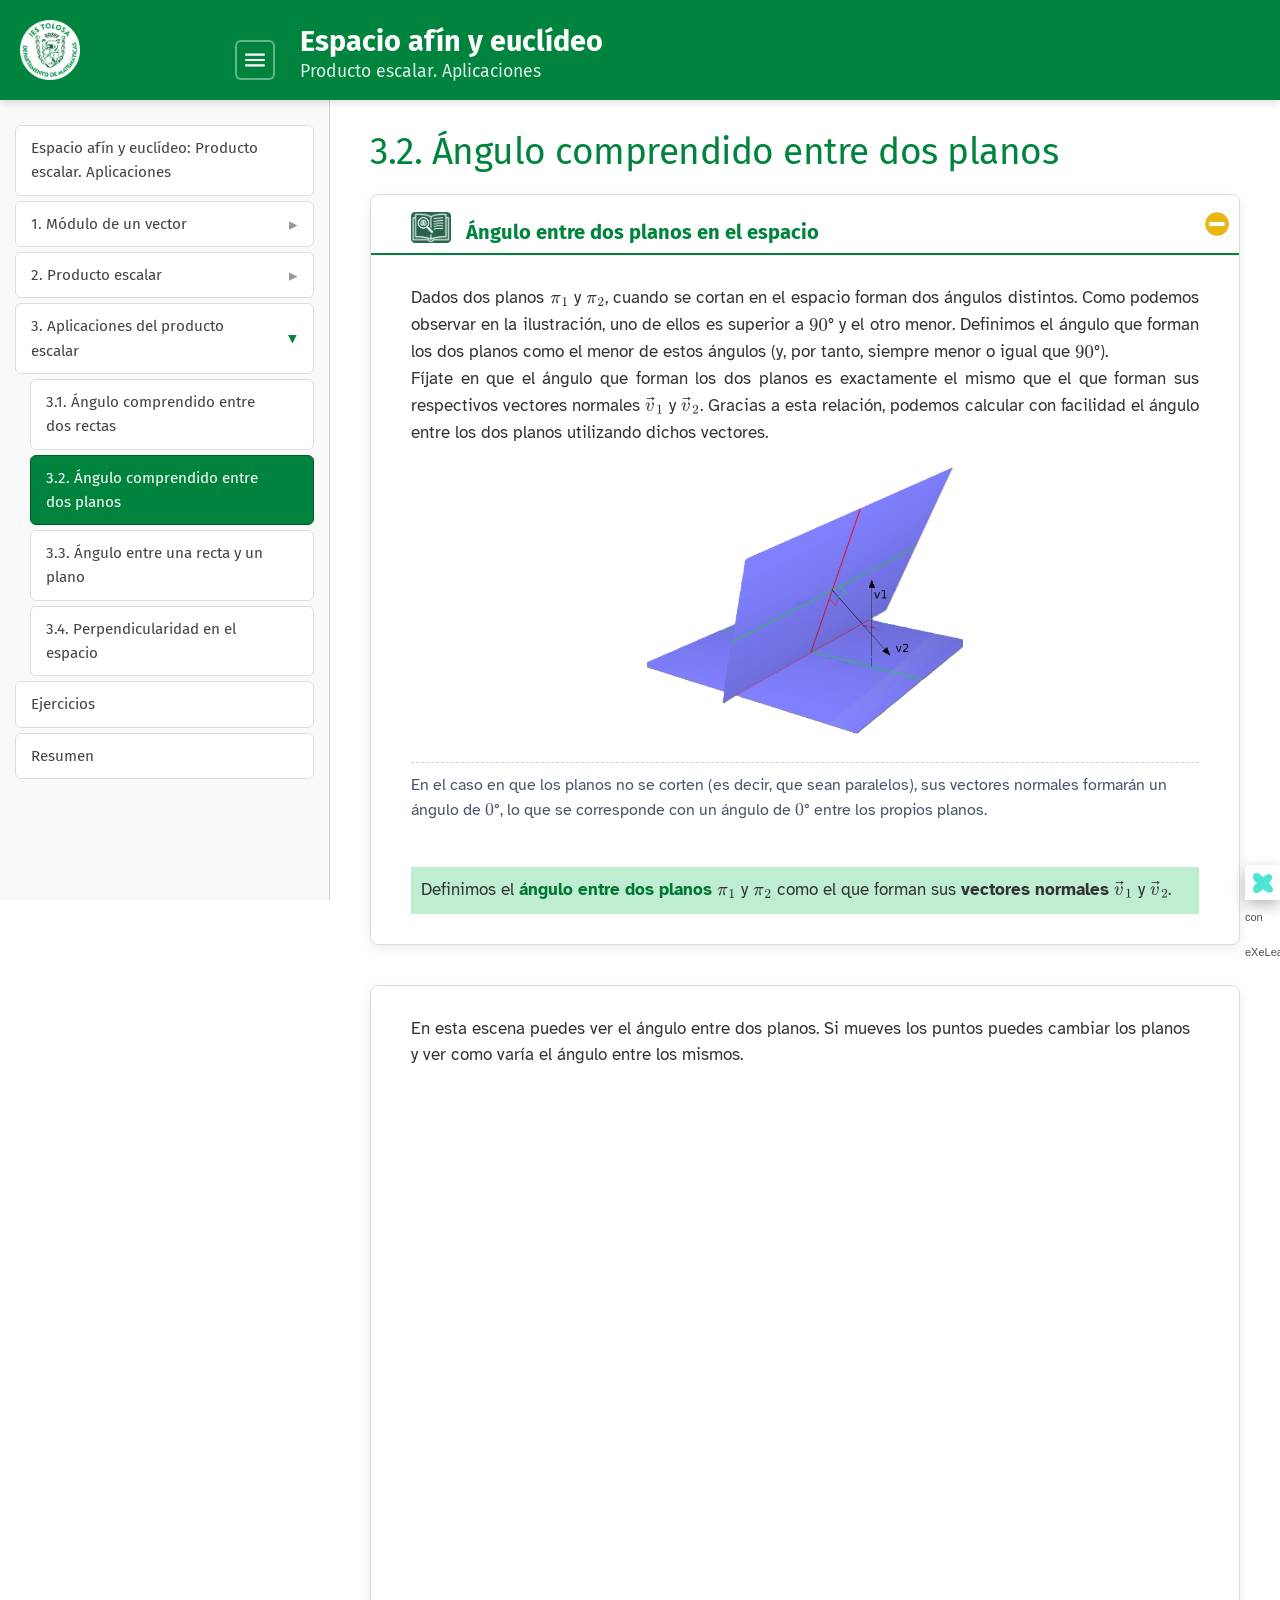
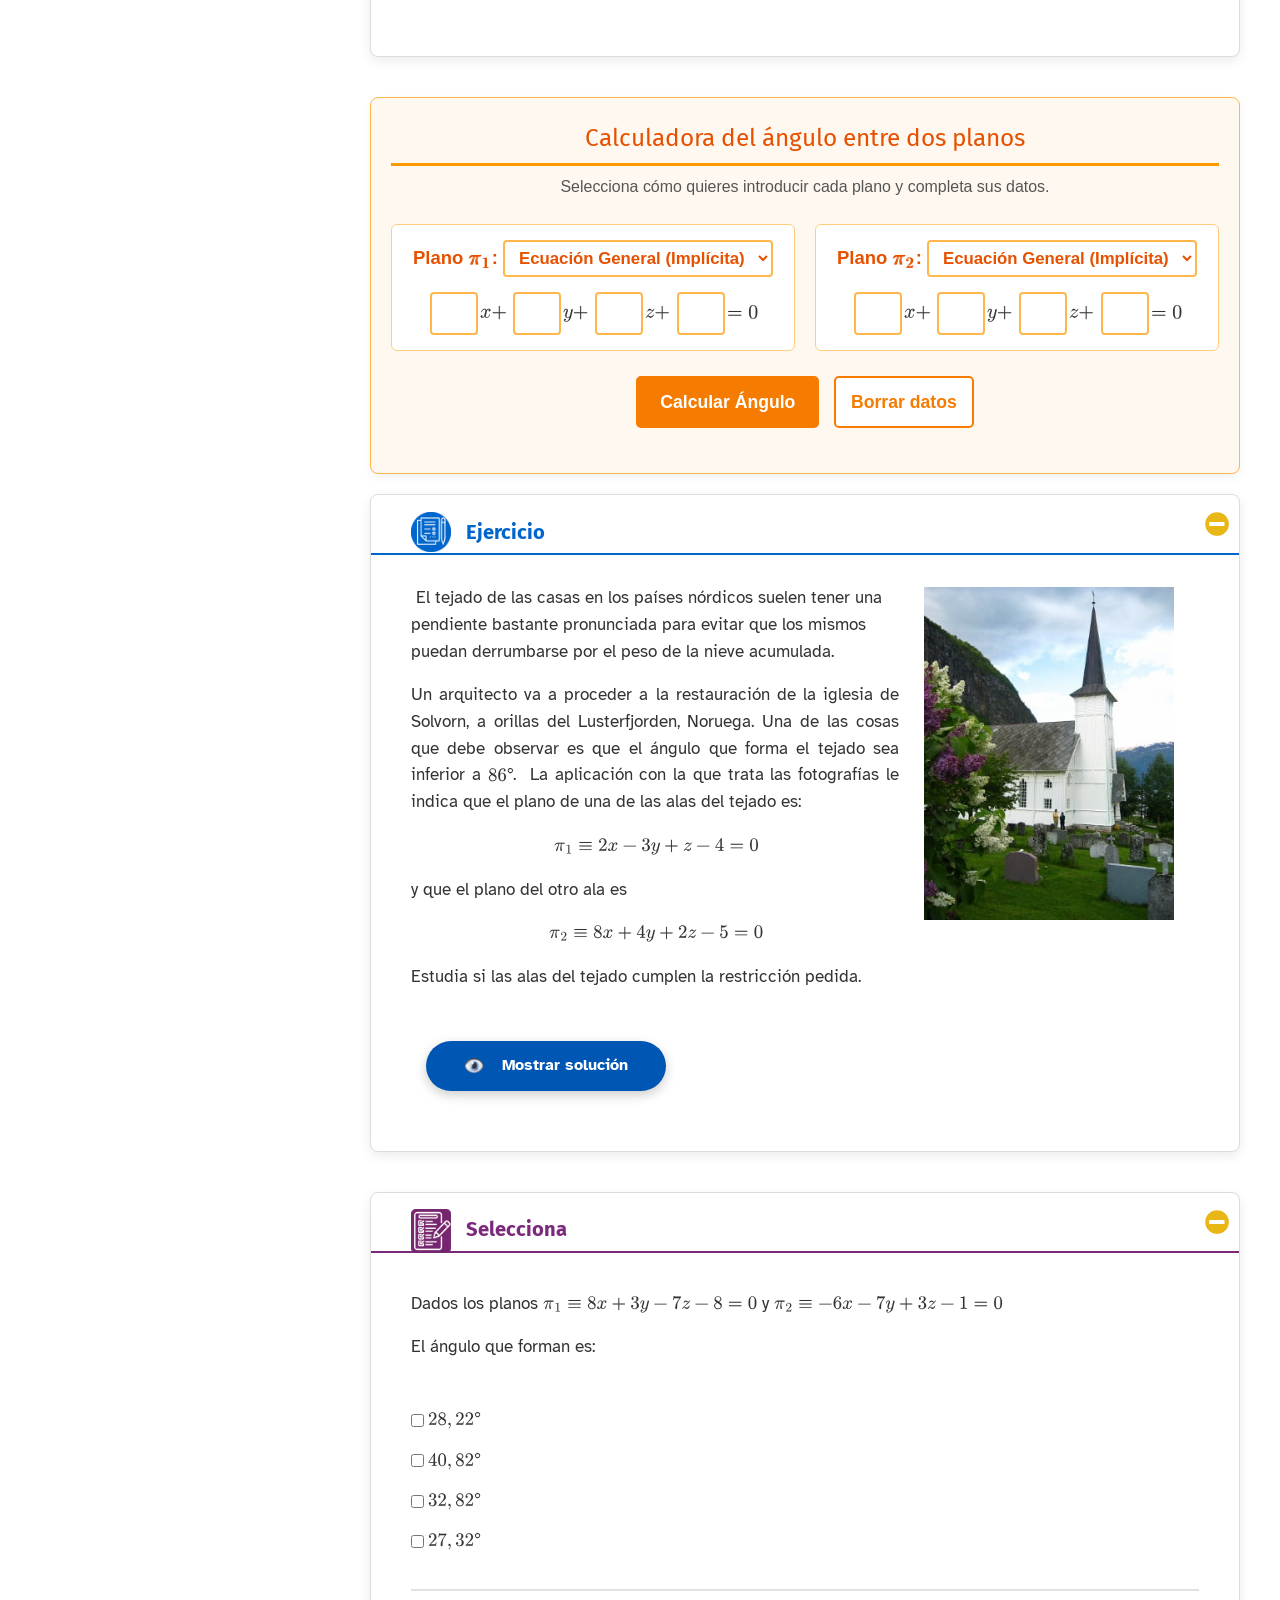
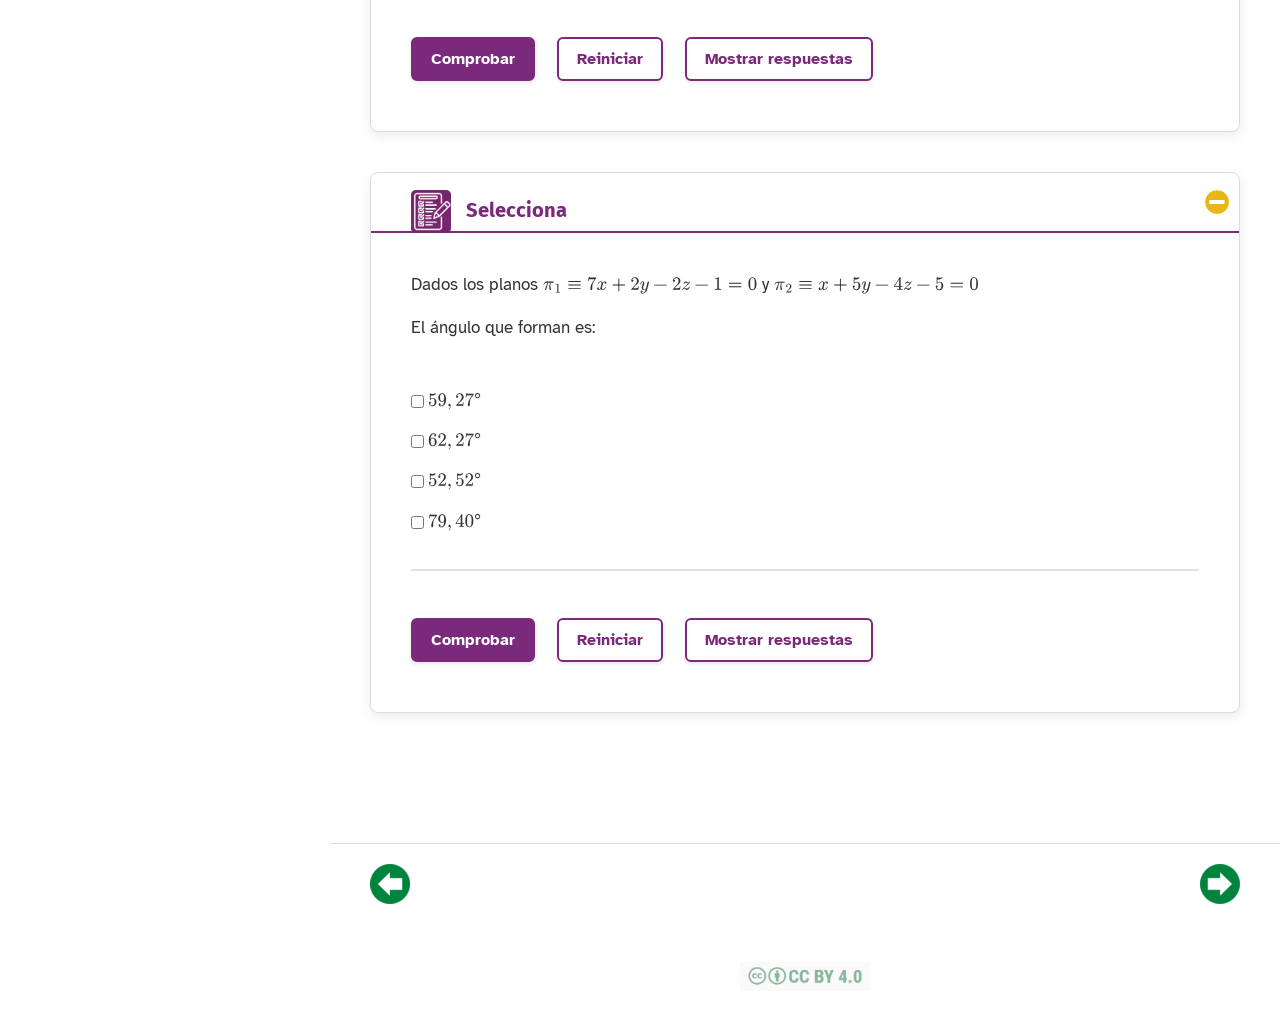
<file: html/32-angulo-comprendido-entre-dos-planos.html>
<!DOCTYPE html>
<html lang="es" id="exe-page-mvux20lh-ubxojgm9p">
<head>
<meta charset="utf-8">
<meta name="generator" content="eXeLearning v4.0.6">
<meta name="viewport" content="width=device-width, initial-scale=1">
<meta name="exe-pass-score" content="5">
<link rel="license" type="text/html" href="https://creativecommons.org/licenses/by-nc-sa/4.0/">
<title>3.2. Ángulo comprendido entre dos planos | Espacio afín y euclídeo</title>
<link rel="icon" type="image/x-icon" href="../libs/favicon.ico">
<meta name="description" content="Curso 2º - Enseñanza Bachillerato
Nombre asignatura/materia: Matemáticas II">
<script>document.querySelector("html").classList.add("js");</script><script src="../libs/jquery/jquery.min.js"> </script><script src="../libs/common_i18n.js"> </script><script src="../libs/common.js"> </script><script src="../libs/exe_export.js"> </script><script src="../libs/bootstrap/bootstrap.bundle.min.js"> </script><link rel="stylesheet" href="../libs/bootstrap/bootstrap.min.css">
<script src="../idevices/text/text.js"></script><link rel="stylesheet" href="../idevices/text/text.css">
<script src="../idevices/form/form.js"></script><link rel="stylesheet" href="../idevices/form/form.css">
<link rel="stylesheet" href="../content/css/base.css"><script src="../theme/style.js"> </script><script src="../theme/z-custom-effects.js"> </script><link rel="stylesheet" href="../theme/colores.css"><link rel="stylesheet" href="../theme/comic.css"><link rel="stylesheet" href="../theme/ejercicio.css"><link rel="stylesheet" href="../theme/libreta.css"><link rel="stylesheet" href="../theme/navegacion.css"><link rel="stylesheet" href="../theme/nota-azul.css"><link rel="stylesheet" href="../theme/retroalimentacion.css"><link rel="stylesheet" href="../theme/style.css">
<script src="../libs/exe_math/tex-mml-svg.js"> </script>
</head>
<body class="exe-export exe-web-site">
<script>document.body.className+=" js"</script>
<div class="exe-content exe-export pre-js siteNav-hidden"><a href="#page-mvux20lh-ubxojgm9p" id="skipNav">Skip to content</a> <nav id="siteNav">
<ul>
<li> <a href="../index.html" class="main-node no-ch">Espacio afín y euclídeo: Producto escalar. Aplicaciones</a>
</li>
<li> <a href="../html/1-modulo-de-un-vector-.html" class="daddy">1. Módulo de un vector    </a>
<ul class="other-section">
<li> <a href="../html/11-definicion-y-propiedades.html" class="no-ch">1.1. Definición y propiedades</a>
</li>
<li> <a href="../html/12-vector-unitario-.html" class="no-ch">1.2. Vector unitario </a>
</li>
<li> <a href="../html/13-actividades.html" class="no-ch">1.3. Actividades</a>
</li>
</ul>
</li>
<li> <a href="../html/2-producto-escalar.html" class="daddy">2. Producto escalar</a>
<ul class="other-section">
<li> <a href="../html/21-definicion-general-y-geometrica-.html" class="no-ch">2.1. Definición general y geométrica   </a>
</li>
<li> <a href="../html/22-vectores-ortogonales-y-ortonormales.html" class="no-ch">2.2. Vectores ortogonales y ortonormales</a>
</li>
</ul>
</li>
<li class="current-page-parent"> <a href="../html/3-aplicaciones-del-producto-escalar.html" class="daddy">3. Aplicaciones del producto escalar</a>
<ul class="other-section">
<li> <a href="../html/31-angulo-comprendido-entre-dos-rectas.html" class="no-ch">3.1. Ángulo comprendido entre dos rectas</a>
</li>
<li class="active"> <a href="../html/32-angulo-comprendido-entre-dos-planos.html" class="active no-ch">3.2. Ángulo comprendido entre dos planos</a>
</li>
<li> <a href="../html/33-angulo-entre-una-recta-y-un-plano.html" class="no-ch">3.3. Ángulo entre una recta y un plano</a>
</li>
<li> <a href="../html/34-perpendicularidad-en-el-espacio.html" class="no-ch">3.4. Perpendicularidad en el espacio</a>
</li>
</ul>
</li>
<li> <a href="../html/ejercicios.html" class="no-ch">Ejercicios</a>
</li>
<li> <a href="../html/resumen.html" class="no-ch">Resumen</a>
</li>
</ul>
</nav><main id="page-mvux20lh-ubxojgm9p" class="page"> 
<header class="main-header">
<div class="package-header"><p class="package-title">Espacio afín y euclídeo</p>
<p class="package-subtitle">Producto escalar. Aplicaciones</p></div>
<div class="page-header"><h1 class="page-title">3.2. Ángulo comprendido entre dos planos</h1></div>
</header><div id="page-content-page-mvux20lh-ubxojgm9p" class="page-content">
<article id="block-mvwsocwx-0i0cmq9fn" class="box">
<header class="box-head">
<div class="box-icon exe-icon">
<img src="../theme/icons/icon_definicion.png" alt="" style="display:block;object-fit:contain;">
</div>
<h1 class="box-title">Ángulo entre dos planos en el espacio</h1>
<button class="box-toggle box-toggle-on" title="Toggle content">
<span>Toggle content</span>
</button></header>
<div class="box-content">
<div id="idevice-1793474945888-cefdwd6xi" class="idevice_node text" data-idevice-path="../idevices/text/" data-idevice-type="text" data-idevice-component-type="json" data-idevice-json-data="{&quot;ideviceId&quot;:&quot;idevice-1793474945888-cefdwd6xi&quot;}">
<div class="exe-text-template">
    <p style="margin: 0px; text-align: justify;">Dados dos planos \( \pi_1 \) y \( \pi_2 \), cuando se cortan en el espacio forman dos ángulos distintos. Como podemos observar en la ilustración, uno de ellos es superior a \(90\)° y el otro menor. Definimos el ángulo que forman los dos planos como el menor de estos ángulos (y, por tanto, siempre menor o igual que \(90\)°).</p>
<p style="margin: 0px; text-align: justify;">Fíjate en que el ángulo que forman los dos planos es exactamente el mismo que el que forman sus respectivos vectores normales \( \vec{v}_1 \) y \( \vec{v}_2 \). Gracias a esta relación, podemos calcular con facilidad el ángulo entre los dos planos utilizando dichos vectores.</p>
<p style="margin: 0;"><img src="../content/resources/pplano2.png" width="40%" alt="" style="display: block; margin-left: auto; margin-right: auto;" /></p>
<p style="margin: 0; padding-top: 10px; border-top: 1px dashed #cbd5e1; font-size: 0.95em; color: #475569;">En el caso en que los planos no se corten (es decir, que sean paralelos), sus vectores normales formarán un ángulo de \(0\)°, lo que se corresponde con un ángulo de \(0\)° entre los propios planos.</p>
<p><br /></p>
<table border="0" cellpadding="10" style="width: 100.015%; background-color: #bfedd2;">
<tbody>
<tr>
<td style="width: 99.925%;">Definimos el <span style="color: #007632;"><strong>ángulo entre dos planos</strong></span> \( \pi_1 \) y \( \pi_2 \) como el que forman sus <strong>vectores normales</strong> \( \vec{v}_1 \) y \( \vec{v}_2 \).</td>
</tr>
</tbody>
</table>
</div>
</div>
</div>
</article><article id="block-mvux20lm-o2920fcjo" class="box no-header sin-titulo">
<header class="box-head no-icon">
<button class="box-toggle box-toggle-on" title="Toggle content">
<span>Toggle content</span>
</button></header>
<div class="box-content">
<div id="idevice-mvux20lm-xvxqwcfk9" class="idevice_node text" data-idevice-path="../idevices/text/" data-idevice-type="text" data-idevice-component-type="json" data-idevice-json-data="{&quot;ideviceId&quot;:&quot;idevice-mvux20lm-xvxqwcfk9&quot;}">
<div class="exe-text-template">
    <p>En esta escena puedes ver el ángulo entre dos planos. Si mueves los puntos puedes cambiar los planos y ver como varía el ángulo entre los mismos.</p>
<p><iframe width="685" height="525" style="border: 0px; display: block; margin-left: auto; margin-right: auto;" scrolling="no" src="https://www.geogebra.org/material/iframe/id/UmSDswCx/width/685/height/525/border/888888/smb/false/stb/false/stbh/false/ai/false/asb/false/sri/true/rc/false/ld/false/sdz/true/ctl/false"></iframe></p>
</div>
</div>
</div>
</article><article id="block-mvxq9t0j-j9m1jyxb0" class="box sin-nada">
<header class="box-head no-icon">
<h1 class="box-title">Texto</h1>
<button class="box-toggle box-toggle-on" title="Toggle content">
<span>Toggle content</span>
</button></header>
<div class="box-content">
<div id="idevice-1793531373858-gkp5g9g2p" class="idevice_node text" data-idevice-path="../idevices/text/" data-idevice-type="text" data-idevice-component-type="json" data-idevice-json-data="{&quot;ideviceId&quot;:&quot;idevice-1793531373858-gkp5g9g2p&quot;}">
<div class="exe-text-template">
    <div id="ap-wrapper" style="font-family: 'Segoe UI', Arial, sans-serif; width: 100%; box-sizing: border-box; background-color: #fff8f0; padding: 25px 20px; border-radius: 8px; border: 1px solid #ffb74d; box-shadow: 0 4px 10px rgba(0,0,0,0.05);">
<h2 style="color: #e65100; text-align: center; border-bottom: 3px solid #ff9800; padding-bottom: 10px; margin-top: 0;">Calculadora del ángulo entre dos planos</h2>
<p style="text-align: center; color: #555; font-size: 0.95em; margin-bottom: 25px;">Selecciona cómo quieres introducir cada plano y completa sus datos.</p>
<div style="display: flex; flex-wrap: wrap; gap: 20px; justify-content: center; margin-bottom: 25px;"><!-- Contenedor Plano 1 -->
<div style="background-color: #fff; padding: 15px; border-radius: 6px; border: 1px solid #ffcc80; flex: 1; min-width: 300px; display: flex; flex-direction: column; align-items: center;">
<div style="margin-bottom: 15px; width: 100%; text-align: center;"><label style="font-weight: bold; color: #e65100; font-size: 1.1em;">Plano \(\pmb{\pi_1}\): </label><select id="ap_sel_p1" class="ap-select">
<option value="gen">Ecuación General (Implícita)</option>
<option value="vecs">Punto y dos vectores</option>
</select></div>
<!-- p1: General -->
<div id="ap_p1_gen" class="ap-input-group" style="display: flex; align-items: center; justify-content: center;">
<div style="white-space: nowrap;"><input type="number" id="ap_p1_A" class="ap-inp" />\(x +\) <input type="number" id="ap_p1_B" class="ap-inp" />\(y +\) <input type="number" id="ap_p1_C" class="ap-inp" />\(z +\) <input type="number" id="ap_p1_D" class="ap-inp" />\(= 0\)</div>
</div>
<!-- p1: Vectores -->
<div id="ap_p1_vecs" class="ap-input-group" style="display: none; align-items: center; justify-content: center; flex-direction: column; gap: 8px;">
<div><span>\(P(\)</span> <input type="number" id="ap_p1_px" class="ap-inp" placeholder="px" />, <input type="number" id="ap_p1_py" class="ap-inp" placeholder="py" />, <input type="number" id="ap_p1_pz" class="ap-inp" placeholder="pz" /> <span>\()\)</span></div>
<div><span>\(\vec{u} = (\)</span> <input type="number" id="ap_p1_ux" class="ap-inp" placeholder="ux" />, <input type="number" id="ap_p1_uy" class="ap-inp" placeholder="uy" />, <input type="number" id="ap_p1_uz" class="ap-inp" placeholder="uz" /> <span>\()\)</span></div>
<div><span>\(\vec{v} = (\)</span> <input type="number" id="ap_p1_vx" class="ap-inp" placeholder="vx" />, <input type="number" id="ap_p1_vy" class="ap-inp" placeholder="vy" />, <input type="number" id="ap_p1_vz" class="ap-inp" placeholder="vz" /> <span>\()\)</span></div>
</div>
</div>
<!-- Contenedor Plano 2 -->
<div style="background-color: #fff; padding: 15px; border-radius: 6px; border: 1px solid #ffcc80; flex: 1; min-width: 300px; display: flex; flex-direction: column; align-items: center;">
<div style="margin-bottom: 15px; width: 100%; text-align: center;"><label style="font-weight: bold; color: #e65100; font-size: 1.1em;">Plano \(\pmb{\pi_2}\): </label><select id="ap_sel_p2" class="ap-select">
<option value="gen">Ecuación General (Implícita)</option>
<option value="vecs">Punto y dos vectores</option>
</select></div>
<!-- p2: General -->
<div id="ap_p2_gen" class="ap-input-group" style="display: flex; align-items: center; justify-content: center;">
<div style="white-space: nowrap;"><input type="number" id="ap_p2_A" class="ap-inp" />\(x +\) <input type="number" id="ap_p2_B" class="ap-inp" />\(y +\) <input type="number" id="ap_p2_C" class="ap-inp" />\(z +\) <input type="number" id="ap_p2_D" class="ap-inp" />\(= 0\)</div>
</div>
<!-- p2: Vectores -->
<div id="ap_p2_vecs" class="ap-input-group" style="display: none; align-items: center; justify-content: center; flex-direction: column; gap: 8px;">
<div><span>\(P(\)</span> <input type="number" id="ap_p2_px" class="ap-inp" placeholder="px" />, <input type="number" id="ap_p2_py" class="ap-inp" placeholder="py" />, <input type="number" id="ap_p2_pz" class="ap-inp" placeholder="pz" /> <span>\()\)</span></div>
<div><span>\(\vec{u} = (\)</span> <input type="number" id="ap_p2_ux" class="ap-inp" placeholder="ux" />, <input type="number" id="ap_p2_uy" class="ap-inp" placeholder="uy" />, <input type="number" id="ap_p2_uz" class="ap-inp" placeholder="uz" /> <span>\()\)</span></div>
<div><span>\(\vec{v} = (\)</span> <input type="number" id="ap_p2_vx" class="ap-inp" placeholder="vx" />, <input type="number" id="ap_p2_vy" class="ap-inp" placeholder="vy" />, <input type="number" id="ap_p2_vz" class="ap-inp" placeholder="vz" /> <span>\()\)</span></div>
</div>
</div>
</div>
<div style="text-align: center; margin-bottom: 20px;">
<div role="button" id="ap_btn_calc" class="ap-btn-calc" tabindex="0">Calcular Ángulo</div>
<div role="button" id="ap_btn_clear" class="ap-btn-clear" tabindex="0">Borrar datos</div>
</div>
<div id="ap_result_container" style="display: none; background-color: #fff; padding: 25px; border-radius: 8px; border: 2px dashed #f57c00; text-align: center; overflow-x: auto;">
<h4 style="color: #e65100; margin-top: 0; margin-bottom: 15px; font-size: 1.2em;">Ángulo entre \(\pi_1\) y \(\pi_2\)</h4>
<div id="ap_res_math" style="color: #333; font-size: 1.1em;"></div>
</div>
</div>
<style>
    /* Blindaje CSS */
    #ap-wrapper .ap-inp { width: 48px !important; padding: 6px 4px !important; text-align: center !important; border: 2px solid #ffb74d !important; border-radius: 4px !important; font-size: 1em !important; background-color: #fff !important; color: #333 !important; transition: border-color 0.2s !important; margin: 0 2px !important; }
    #ap-wrapper .ap-inp:focus { outline: none !important; border-color: #e65100 !important; background-color: #fff3e0 !important; }
    #ap-wrapper .ap-select { padding: 6px 10px !important; font-size: 1em !important; border: 2px solid #ffb74d !important; border-radius: 4px !important; background-color: #fff !important; color: #e65100 !important; font-weight: bold !important; cursor: pointer !important; outline: none !important; }
    #ap-wrapper .ap-select:focus { border-color: #e65100 !important; }
    
    #ap-wrapper .ap-btn-calc { display: inline-block; background-color: #f57c00 !important; color: #ffffff !important; border: 2px solid #f57c00 !important; padding: 10px 22px !important; cursor: pointer !important; border-radius: 5px !important; font-weight: bold !important; font-size: 1.05em !important; margin: 0 5px !important; user-select: none; transition: all 0.2s !important; }
    #ap-wrapper .ap-btn-calc:hover { background-color: #e65100 !important; border-color: #e65100 !important; }
    
    #ap-wrapper .ap-btn-clear { display: inline-block; background-color: #ffffff !important; color: #f57c00 !important; border: 2px solid #f57c00 !important; padding: 10px 15px !important; cursor: pointer !important; border-radius: 5px !important; font-weight: bold !important; font-size: 1.05em !important; margin: 0 5px !important; user-select: none; transition: all 0.2s !important; }
    #ap-wrapper .ap-btn-clear:hover { background-color: #fff3e0 !important; border-color: #e65100 !important; color: #e65100 !important; }
</style>
<p>
<script>
(function() {
    function bindEvents() {
        // Gestión de los selectores para mostrar/ocultar inputs
        function setupSelect(selId, prefix) {
            let sel = document.getElementById(selId);
            if(sel) {
                sel.addEventListener('change', function(e) {
                    document.getElementById(prefix + 'gen').style.display = 'none';
                    document.getElementById(prefix + 'vecs').style.display = 'none';
                    document.getElementById(prefix + e.target.value).style.display = 'flex';
                });
            }
        }
        setupSelect('ap_sel_p1', 'ap_p1_');
        setupSelect('ap_sel_p2', 'ap_p2_');

        let btnCalc = document.getElementById('ap_btn_calc');
        let btnClear = document.getElementById('ap_btn_clear');

        function getVal(id) {
            let el = document.getElementById(id);
            if (!el || el.value.trim() === '') return 0;
            let val = parseFloat(el.value);
            return isNaN(val) ? 0 : val;
        }

        function renderMath(container) {
            if (typeof MathJax !== 'undefined') {
                if (MathJax.typesetPromise) {
                    MathJax.typesetPromise([container]);
                } else if (MathJax.Hub) {
                    MathJax.Hub.Queue(["Typeset", MathJax.Hub, container]);
                }
            }
        }

        // Extrae el vector normal de los planos
        function getNormal(prefix) {
            let type = document.getElementById('ap_sel_' + prefix).value;
            if (type === 'gen') {
                return [ getVal('ap_' + prefix + '_A'), getVal('ap_' + prefix + '_B'), getVal('ap_' + prefix + '_C') ];
            } else if (type === 'vecs') {
                let u = [ getVal('ap_' + prefix + '_ux'), getVal('ap_' + prefix + '_uy'), getVal('ap_' + prefix + '_uz') ];
                let v = [ getVal('ap_' + prefix + '_vx'), getVal('ap_' + prefix + '_vy'), getVal('ap_' + prefix + '_vz') ];
                // Producto vectorial para obtener el vector normal
                return [ u[1]*v[2] - u[2]*v[1], u[2]*v[0] - u[0]*v[2], u[0]*v[1] - u[1]*v[0] ];
            }
        }

        if(btnCalc) {
            btnCalc.addEventListener('click', function() {
                let n1 = getNormal('p1');
                let n2 = getNormal('p2');

                let modN1_2 = n1[0]*n1[0] + n1[1]*n1[1] + n1[2]*n1[2];
                let modN2_2 = n2[0]*n2[0] + n2[1]*n2[1] + n2[2]*n2[2];
                
                let resBox = document.getElementById('ap_result_container');
                let mathBox = document.getElementById('ap_res_math');

                if (modN1_2 === 0 || modN2_2 === 0) {
                    mathBox.innerHTML = `<p style="color: #c62828;"><strong>Error:</strong> Uno de los planos tiene un vector normal nulo \((0,0,0)\).<br>Revisa los datos introducidos.</p>`;
                } else {
                    let modN1 = Math.sqrt(modN1_2);
                    let modN2 = Math.sqrt(modN2_2);
                    let dotAbs = Math.abs(n1[0]*n2[0] + n1[1]*n2[1] + n1[2]*n2[2]);
                    
                    let cosAlpha = dotAbs / (modN1 * modN2);
                    cosAlpha = Math.max(-1, Math.min(1, cosAlpha));
                    let angleRad = Math.acos(cosAlpha);
                    let angleDeg = angleRad * (180 / Math.PI);
                    
                    let deg = Math.floor(angleDeg);
                    let minFloat = (angleDeg - deg) * 60;
                    let min = Math.floor(minFloat);
                    let sec = Math.round((minFloat - min) * 60);
                    if (sec === 60) { sec = 0; min += 1; }
                    if (min === 60) { min = 0; deg += 1; }

                    let rootN1_tex = (modN1 % 1 === 0) ? modN1 : `\\sqrt{${modN1_2}}`;
                    let rootN2_tex = (modN2 % 1 === 0) ? modN2 : `\\sqrt{${modN2_2}}`;
                    let prodInt = Math.sqrt(modN1_2 * modN2_2);
                    let rootProd_tex = (prodInt % 1 === 0) ? prodInt : `\\sqrt{${modN1_2 * modN2_2}}`;

                    let mathAng = `\\[ \\cos(\\alpha) = \\dfrac{|\\vec{n}_1 \\cdot \\vec{n}_2|}{|\\vec{n}_1| \\cdot |\\vec{n}_2|} = \\dfrac{${dotAbs}}{${rootN1_tex} \\cdot ${rootN2_tex}} \\]`;
                    mathAng += `\\[ \\alpha = \\arccos\\left( \\dfrac{${dotAbs}}{${rootProd_tex}} \\right) \\approx ${angleDeg.toFixed(2)}^\\circ \\]`;
                    mathAng += `\\[ \\alpha = ${deg}^\\circ\\ ${min}'\\ ${sec}'' \\]`;

                    mathBox.innerHTML = mathAng;
                }

                resBox.style.display = 'block';
                renderMath(resBox);
            });
        }

        if(btnClear) {
            btnClear.addEventListener('click', function() {
                document.querySelectorAll('#ap-wrapper .ap-inp').forEach(i => i.value = '');
                document.getElementById('ap_result_container').style.display = 'none';
            });
        }
    }

    setTimeout(bindEvents, 200);
})();
</script>
</p>
</div>
</div>
</div>
</article><article id="block-mvxql21d-0gulemtzy" class="box caja-azul ejercicio-custom">
<header class="box-head">
<div class="box-icon exe-icon">
<img src="../theme/icons/icon_ejercicioresuelto.png" alt="" style="display:block;object-fit:contain;">
</div>
<h1 class="box-title">Ejercicio</h1>
<button class="box-toggle box-toggle-on" title="Toggle content">
<span>Toggle content</span>
</button></header>
<div class="box-content">
<div id="idevice-1793531898768-mstpqbi7z" class="idevice_node text" data-idevice-path="../idevices/text/" data-idevice-type="text" data-idevice-component-type="json" data-idevice-json-data="{&quot;ideviceId&quot;:&quot;idevice-1793531898768-mstpqbi7z&quot;}">
<div class="exe-text-template">
    <div class="exe-text-activity"><table style="width: 300px;" border="1" align="right">
<tbody>
<tr>
<td style="border: 1px solid #ffffff;"><img src="../content/resources/iglesia.jpg" height="333" width="250" style="display: block; margin-left: auto; margin-right: auto;" /></td>
</tr>
</tbody>
</table>
<p> El tejado de las casas en los países nórdicos suelen tener una pendiente bastante pronunciada para evitar que los mismos puedan derrumbarse por el peso de la nieve acumulada.</p>
<p style="text-align: justify;">Un arquitecto va a proceder a la restauración de la iglesia de Solvorn, a orillas del Lusterfjorden, Noruega. Una de las cosas que debe observar es que el ángulo que forma el tejado sea inferior a \(86 \textdegree\).  La aplicación con la que trata las fotografías le indica que el plano de una de las alas del tejado es: \[\pi_1 \equiv 2x-3y+z-4=0\]y que el plano del otro ala es \[\pi_2 \equiv 8x+4y+2z-5=0\]Estudia si las alas del tejado cumplen la restricción pedida.</p><div class="iDevice_buttons feedback-button js-required"><input type="button" class="feedbacktooglebutton" value="Mostrar retroalimentación" data-text-a="Mostrar retroalimentación" data-text-b="Mostrar retroalimentación"></div><div class="feedback js-feedback js-hidden" style="display: none;"><p>Vamos a calcular el ángulo que forman los dos planos. En este caso, los vectores normales de los distintos planos son:</p>
<p>\(\overrightarrow{v_{\pi_1}} = (2,-3,1)\) y \(\overrightarrow{v_{\pi_2}} = (8,4,2)\)</p>
<p>Así, si \(\alpha\) es el ángulo que forman:</p>
<div style="text-align: center; margin: 15px 0;">\(\cos(\alpha) = \dfrac{\left|\overrightarrow{v_{\pi_1}} \bullet \overrightarrow{v_{\pi_2}}\right|}{\left|\overrightarrow{v_{\pi_1}}\right|\cdot\left|\overrightarrow{v_{\pi_2}}\right|} = \dfrac{(2,-3,1)\bullet(8,4,2)}{\sqrt{\rule{0em}{1em} 2^2+(-3)^2+1^2}\cdot\sqrt{\rule{0em}{1em}8^2+4^2+2^2}} = \dfrac{16-12+2}{\sqrt{14}\sqrt{84}} = \dfrac{6}{\sqrt{14}\sqrt{84}} = 0,17496\)</div>
<p>Por tanto \(\alpha = 79,923^\circ\)</p>
<p>Luego la pendiente del tejado está en perfectas condiciones.</p></div></div>
</div>
</div>
</div>
</article><article id="block-mvux20lm-t0iffu5ow" class="box caja-morada boton-morado">
<header class="box-head">
<div class="box-icon exe-icon">
<img src="../theme/icons/icon_formulario.png" alt="" style="display:block;object-fit:contain;">
</div>
<h1 class="box-title">Selecciona</h1>
<button class="box-toggle box-toggle-on" title="Toggle content">
<span>Toggle content</span>
</button></header>
<div class="box-content">
<div id="idevice-mvux20lm-avxmvitd7" class="idevice_node form" data-idevice-path="../idevices/form/" data-idevice-type="form" data-idevice-component-type="json" data-idevice-json-data="{&quot;ideviceId&quot;:&quot;idevice-mvux20lm-avxmvitd7&quot;,&quot;evaluation&quot;:false,&quot;evaluationID&quot;:&quot;&quot;,&quot;passScoreMode&quot;:&quot;global&quot;,&quot;passScoreCustom&quot;:5,&quot;repeatActivity&quot;:true,&quot;isScorm&quot;:0,&quot;textButtonScorm&quot;:&quot;Guardar la puntuación&quot;,&quot;weighted&quot;:100,&quot;msgs&quot;:{&quot;msgScoreScorm&quot;:&quot;La puntuación no se puede guardar porque esta página no forma parte  de un paquete SCORM.&quot;,&quot;msgYouScore&quot;:&quot;Tu puntuación es&quot;,&quot;msgEndGameScore&quot;:&quot;Comience la partida antes de guardar la puntuación.&quot;,&quot;msgScore&quot;:&quot;Puntuación&quot;,&quot;msgWeight&quot;:&quot;Peso&quot;,&quot;msgYouLastScore&quot;:&quot;La última puntuación guardada es&quot;,&quot;msgOnlySaveScore&quot;:&quot;¡Solo puede guardar la puntuación una vez!&quot;,&quot;msgOnlySave&quot;:&quot;Solo puede guardar una vez&quot;,&quot;msgOnlySaveAuto&quot;:&quot;Su puntuación se guardará después de cada pregunta. Solo puede jugar una vez.&quot;,&quot;msgSaveAuto&quot;:&quot;Su puntuación se guardará automáticamente después de cada pregunta.&quot;,&quot;msgSeveralScore&quot;:&quot;Puede guardar la puntuación tantas veces como quiera&quot;,&quot;msgPlaySeveralTimes&quot;:&quot;Puede realizar esta actividad cuantas veces quiera&quot;,&quot;msgActityComply&quot;:&quot;Ya ha realizado esta actividad.&quot;,&quot;msgUncompletedActivity&quot;:&quot;Actividad no completada&quot;,&quot;msgSuccessfulActivity&quot;:&quot;Actividad superada. Puntuación: %s&quot;,&quot;msgUnsuccessfulActivity&quot;:&quot;Actividad no superada. Puntuación: %s&quot;,&quot;msgPassScore&quot;:&quot;Puntuación mínima necesaria para aprobar esta actividad: %s&quot;,&quot;msgTypeGame&quot;:&quot;Formulario&quot;,&quot;msgStartGame&quot;:&quot;Pulsa aquí para empezar&quot;,&quot;msgTime&quot;:&quot;Tiempo por pregunta&quot;,&quot;msgSaveScore&quot;:&quot;Guardar la puntuación&quot;,&quot;msgResult&quot;:&quot;Resultado&quot;,&quot;msgCheck&quot;:&quot;Comprobar&quot;,&quot;msgReset&quot;:&quot;Reiniciar&quot;,&quot;msgShowAnswers&quot;:&quot;Mostrar respuestas&quot;,&quot;msgTestResultPass&quot;:&quot;¡Felicidades! Has pasado la prueba&quot;,&quot;msgTestResultNotPass&quot;:&quot;Lo siento. Has fallado la prueba&quot;,&quot;msgTrueFalseHelp&quot;:&quot;Di si la afirmación es verdadera o falsa&quot;,&quot;msgDropdownHelp&quot;:&quot;Elige la respuesta correcta entre las opciones propuestas&quot;,&quot;msgFillHelp&quot;:&quot;Rellena los espacios en blanco con la palabra apropiada&quot;,&quot;msgSingleSelectionHelp&quot;:&quot;Opción múltiple con solo una respuesta correcta&quot;,&quot;msgMultipleSelectionHelp&quot;:&quot;Opción múltiple con varias respuestas correctas&quot;,&quot;msgPlayStart&quot;:&quot;Pulsa aquí para empezar&quot;,&quot;msgTrue&quot;:&quot;Verdadero&quot;,&quot;msgFalse&quot;:&quot;Falso&quot;,&quot;msgNext&quot;:&quot;Siguiente&quot;,&quot;msgPrevious&quot;:&quot;Anterior&quot;,&quot;msgSuggestion&quot;:&quot;Sugerencia&quot;,&quot;msgOk&quot;:&quot;Correcto&quot;,&quot;msgKO&quot;:&quot;Incorrecto&quot;,&quot;msgHide&quot;:&quot;Ocultar&quot;},&quot;id&quot;:&quot;idevice-mvux20lm-avxmvitd7&quot;,&quot;questionsRandom&quot;:false,&quot;percentageQuestions&quot;:&quot;100&quot;,&quot;time&quot;:&quot;0&quot;,&quot;eXeFormInstructions&quot;:&quot;&lt;p&gt;Dados los planos \\(\\pi_1\\equiv 8x+3y-7z-8=0\\) y \\(\\pi_2\\equiv -6x-7y+3z-1=0\\)&lt;/p&gt;\n&lt;p&gt;El ángulo que forman es:&lt;/p&gt;&quot;,&quot;questionsData&quot;:[{&quot;id&quot;:&quot;1793532061632-NKAA9&quot;,&quot;activityType&quot;:&quot;selection&quot;,&quot;baseText&quot;:&quot;&quot;,&quot;feedbackRight&quot;:&quot;&quot;,&quot;feedbackWrong&quot;:&quot;&quot;,&quot;suggestion&quot;:&quot;&quot;,&quot;wrongAnswersValue&quot;:&quot;&quot;,&quot;selectionType&quot;:&quot;multiple&quot;,&quot;answers&quot;:[{&quot;0&quot;:false,&quot;1&quot;:&quot;\\(28,22 \\textdegree \\)&quot;},{&quot;0&quot;:false,&quot;1&quot;:&quot;\\(40,82\\textdegree \\)&quot;},{&quot;0&quot;:true,&quot;1&quot;:&quot;\\(32,82\\textdegree \\)&quot;},{&quot;0&quot;:false,&quot;1&quot;:&quot;\\(27,32\\textdegree \\)&quot;}],&quot;answer&quot;:&quot;1&quot;,&quot;capitalization&quot;:false,&quot;strict&quot;:false,&quot;order&quot;:0,&quot;customScore&quot;:1,&quot;time&quot;:0}],&quot;addBtnAnswers&quot;:true,&quot;eXeIdeviceTextAfter&quot;:&quot;&quot;,&quot;showSlider&quot;:false}" data-idevice-template="form.html">
<div class="exe-form-container">
  <div class="game-evaluation-ids js-hidden" data-id="idevice-mvux20lm-avxmvitd7" data-evaluationb="false" data-evaluationid=""></div>
            <div id="frmMainContainer-idevice-mvux20lm-avxmvitd7" class="form-IDevice" data-id="idevice-mvux20lm-avxmvitd7">
                <div class="form-Data js-hidden">{}</div>
                <div class="form-instructions"><p>Dados los planos \(\pi_1\equiv 8x+3y-7z-8=0\) y \(\pi_2\equiv -6x-7y+3z-1=0\)</p>
<p>El ángulo que forman es:</p></div>
                <div class="FRMP-GameScoreBoard" style="display:none;">
                    <div>
                        <strong><span class="sr-av">Tiempo por pregunta:</span></strong>
                        <span id="frmPTime-idevice-mvux20lm-avxmvitd7">00:00</span>
                    </div>
                </div>
                <div class="FRMP-StartGame" id="frmStartGameDiv-idevice-mvux20lm-avxmvitd7" style="display:none;">
                      <button  id="frmStartGame-idevice-mvux20lm-avxmvitd7" type="button" class="btn btn-primary">Pulsa aquí para empezar</button>
                </div>
                <div class="form-body" id="frmBody-idevice-mvux20lm-avxmvitd7" style="display:block;">
                    <div class="FRMP-Questions">
                        <div id="form-questions-idevice-mvux20lm-avxmvitd7" > </div>
                        <div id="frmCover-idevice-mvux20lm-avxmvitd7" class="FRMP-Cover"> </div>
                    </div>
                    <div id="resultsContainer-idevice-mvux20lm-avxmvitd7" class="form-results-container inline">
                        <div id="form-score-idevice-mvux20lm-avxmvitd7" class="score-text">Puntuación.</div>
                        <div id="form-result-test-idevice-mvux20lm-avxmvitd7" class="score-text phrase-score"></div>
                    </div>
                    <div class="form-buttons-container inline">
                        <input id="form-button-check-idevice-mvux20lm-avxmvitd7" class="btn btn-primary" type="button" value="Comprobar"
                            data-id="idevice-mvux20lm-avxmvitd7" />
                        <input id="form-button-reset-idevice-mvux20lm-avxmvitd7" type="button" value="Reiniciar"
                            data-id="idevice-mvux20lm-avxmvitd7" class="btn btn-primary"  style="display:none" />
                        <input id="form-button-show-answers-idevice-mvux20lm-avxmvitd7" class="btn btn-primary" type="button" value="Mostrar respuestas"
                            data-id="idevice-mvux20lm-avxmvitd7" style="display: " />

                    </div>
                </div>
                <div class="Games-BottonContainer d-flex align-items-center justify-content-end mx-auto p-0 w-100"></div>
                
            </div>
            <div class="questionsMedia" style="display:none"></div>
            
</div>
</div>
</div>
</article><article id="block-mvux20lo-qnixcuxi4" class="box caja-morada boton-morado">
<header class="box-head">
<div class="box-icon exe-icon">
<img src="../theme/icons/icon_formulario.png" alt="" style="display:block;object-fit:contain;">
</div>
<h1 class="box-title">Selecciona</h1>
<button class="box-toggle box-toggle-on" title="Toggle content">
<span>Toggle content</span>
</button></header>
<div class="box-content">
<div id="idevice-mvux20lo-2e3o3x1l3" class="idevice_node form" data-idevice-path="../idevices/form/" data-idevice-type="form" data-idevice-component-type="json" data-idevice-json-data="{&quot;ideviceId&quot;:&quot;idevice-mvux20lo-2e3o3x1l3&quot;,&quot;evaluation&quot;:false,&quot;evaluationID&quot;:&quot;&quot;,&quot;passScoreMode&quot;:&quot;global&quot;,&quot;passScoreCustom&quot;:5,&quot;repeatActivity&quot;:true,&quot;isScorm&quot;:0,&quot;textButtonScorm&quot;:&quot;Guardar la puntuación&quot;,&quot;weighted&quot;:100,&quot;msgs&quot;:{&quot;msgScoreScorm&quot;:&quot;La puntuación no se puede guardar porque esta página no forma parte  de un paquete SCORM.&quot;,&quot;msgYouScore&quot;:&quot;Tu puntuación es&quot;,&quot;msgEndGameScore&quot;:&quot;Comience la partida antes de guardar la puntuación.&quot;,&quot;msgScore&quot;:&quot;Puntuación&quot;,&quot;msgWeight&quot;:&quot;Peso&quot;,&quot;msgYouLastScore&quot;:&quot;La última puntuación guardada es&quot;,&quot;msgOnlySaveScore&quot;:&quot;¡Solo puede guardar la puntuación una vez!&quot;,&quot;msgOnlySave&quot;:&quot;Solo puede guardar una vez&quot;,&quot;msgOnlySaveAuto&quot;:&quot;Su puntuación se guardará después de cada pregunta. Solo puede jugar una vez.&quot;,&quot;msgSaveAuto&quot;:&quot;Su puntuación se guardará automáticamente después de cada pregunta.&quot;,&quot;msgSeveralScore&quot;:&quot;Puede guardar la puntuación tantas veces como quiera&quot;,&quot;msgPlaySeveralTimes&quot;:&quot;Puede realizar esta actividad cuantas veces quiera&quot;,&quot;msgActityComply&quot;:&quot;Ya ha realizado esta actividad.&quot;,&quot;msgUncompletedActivity&quot;:&quot;Actividad no completada&quot;,&quot;msgSuccessfulActivity&quot;:&quot;Actividad superada. Puntuación: %s&quot;,&quot;msgUnsuccessfulActivity&quot;:&quot;Actividad no superada. Puntuación: %s&quot;,&quot;msgPassScore&quot;:&quot;Puntuación mínima necesaria para aprobar esta actividad: %s&quot;,&quot;msgTypeGame&quot;:&quot;Formulario&quot;,&quot;msgStartGame&quot;:&quot;Pulsa aquí para empezar&quot;,&quot;msgTime&quot;:&quot;Tiempo por pregunta&quot;,&quot;msgSaveScore&quot;:&quot;Guardar la puntuación&quot;,&quot;msgResult&quot;:&quot;Resultado&quot;,&quot;msgCheck&quot;:&quot;Comprobar&quot;,&quot;msgReset&quot;:&quot;Reiniciar&quot;,&quot;msgShowAnswers&quot;:&quot;Mostrar respuestas&quot;,&quot;msgTestResultPass&quot;:&quot;¡Felicidades! Has pasado la prueba&quot;,&quot;msgTestResultNotPass&quot;:&quot;Lo siento. Has fallado la prueba&quot;,&quot;msgTrueFalseHelp&quot;:&quot;Di si la afirmación es verdadera o falsa&quot;,&quot;msgDropdownHelp&quot;:&quot;Elige la respuesta correcta entre las opciones propuestas&quot;,&quot;msgFillHelp&quot;:&quot;Rellena los espacios en blanco con la palabra apropiada&quot;,&quot;msgSingleSelectionHelp&quot;:&quot;Opción múltiple con solo una respuesta correcta&quot;,&quot;msgMultipleSelectionHelp&quot;:&quot;Opción múltiple con varias respuestas correctas&quot;,&quot;msgPlayStart&quot;:&quot;Pulsa aquí para empezar&quot;,&quot;msgTrue&quot;:&quot;Verdadero&quot;,&quot;msgFalse&quot;:&quot;Falso&quot;,&quot;msgNext&quot;:&quot;Siguiente&quot;,&quot;msgPrevious&quot;:&quot;Anterior&quot;,&quot;msgSuggestion&quot;:&quot;Sugerencia&quot;,&quot;msgOk&quot;:&quot;Correcto&quot;,&quot;msgKO&quot;:&quot;Incorrecto&quot;,&quot;msgHide&quot;:&quot;Ocultar&quot;},&quot;id&quot;:&quot;idevice-mvux20lo-2e3o3x1l3&quot;,&quot;questionsRandom&quot;:false,&quot;percentageQuestions&quot;:&quot;100&quot;,&quot;time&quot;:&quot;0&quot;,&quot;eXeFormInstructions&quot;:&quot;&lt;p&gt;Dados los planos \\(\\pi_1\\equiv 7x+2y-2z-1=0\\) y \\(\\pi_2\\equiv x+5y-4z-5=0\\)&lt;/p&gt;\n&lt;p&gt;El ángulo que forman es:&lt;/p&gt;&quot;,&quot;questionsData&quot;:[{&quot;id&quot;:&quot;1793533809982-G446O&quot;,&quot;activityType&quot;:&quot;selection&quot;,&quot;baseText&quot;:&quot;&quot;,&quot;feedbackRight&quot;:&quot;&quot;,&quot;feedbackWrong&quot;:&quot;&quot;,&quot;suggestion&quot;:&quot;&quot;,&quot;wrongAnswersValue&quot;:&quot;&quot;,&quot;selectionType&quot;:&quot;multiple&quot;,&quot;answers&quot;:[{&quot;0&quot;:true,&quot;1&quot;:&quot;\\(59,27 \\textdegree \\)&quot;},{&quot;0&quot;:false,&quot;1&quot;:&quot;\\(62,27\\textdegree \\)&quot;},{&quot;0&quot;:false,&quot;1&quot;:&quot;\\(52,52\\textdegree \\)&quot;},{&quot;0&quot;:false,&quot;1&quot;:&quot;\\(79,40\\textdegree \\)&quot;}],&quot;answer&quot;:&quot;1&quot;,&quot;capitalization&quot;:false,&quot;strict&quot;:false,&quot;order&quot;:0,&quot;customScore&quot;:1,&quot;time&quot;:0}],&quot;addBtnAnswers&quot;:true,&quot;eXeIdeviceTextAfter&quot;:&quot;&quot;,&quot;showSlider&quot;:false}" data-idevice-template="form.html">
<div class="exe-form-container">
  <div class="game-evaluation-ids js-hidden" data-id="idevice-mvux20lo-2e3o3x1l3" data-evaluationb="false" data-evaluationid=""></div>
            <div id="frmMainContainer-idevice-mvux20lo-2e3o3x1l3" class="form-IDevice" data-id="idevice-mvux20lo-2e3o3x1l3">
                <div class="form-Data js-hidden">{}</div>
                <div class="form-instructions"><p>Dados los planos \(\pi_1\equiv 7x+2y-2z-1=0\) y \(\pi_2\equiv x+5y-4z-5=0\)</p>
<p>El ángulo que forman es:</p></div>
                <div class="FRMP-GameScoreBoard" style="display:none;">
                    <div>
                        <strong><span class="sr-av">Tiempo por pregunta:</span></strong>
                        <span id="frmPTime-idevice-mvux20lo-2e3o3x1l3">00:00</span>
                    </div>
                </div>
                <div class="FRMP-StartGame" id="frmStartGameDiv-idevice-mvux20lo-2e3o3x1l3" style="display:none;">
                      <button  id="frmStartGame-idevice-mvux20lo-2e3o3x1l3" type="button" class="btn btn-primary">Pulsa aquí para empezar</button>
                </div>
                <div class="form-body" id="frmBody-idevice-mvux20lo-2e3o3x1l3" style="display:block;">
                    <div class="FRMP-Questions">
                        <div id="form-questions-idevice-mvux20lo-2e3o3x1l3" > </div>
                        <div id="frmCover-idevice-mvux20lo-2e3o3x1l3" class="FRMP-Cover"> </div>
                    </div>
                    <div id="resultsContainer-idevice-mvux20lo-2e3o3x1l3" class="form-results-container inline">
                        <div id="form-score-idevice-mvux20lo-2e3o3x1l3" class="score-text">Puntuación.</div>
                        <div id="form-result-test-idevice-mvux20lo-2e3o3x1l3" class="score-text phrase-score"></div>
                    </div>
                    <div class="form-buttons-container inline">
                        <input id="form-button-check-idevice-mvux20lo-2e3o3x1l3" class="btn btn-primary" type="button" value="Comprobar"
                            data-id="idevice-mvux20lo-2e3o3x1l3" />
                        <input id="form-button-reset-idevice-mvux20lo-2e3o3x1l3" type="button" value="Reiniciar"
                            data-id="idevice-mvux20lo-2e3o3x1l3" class="btn btn-primary"  style="display:none" />
                        <input id="form-button-show-answers-idevice-mvux20lo-2e3o3x1l3" class="btn btn-primary" type="button" value="Mostrar respuestas"
                            data-id="idevice-mvux20lo-2e3o3x1l3" style="display: " />

                    </div>
                </div>
                <div class="Games-BottonContainer d-flex align-items-center justify-content-end mx-auto p-0 w-100"></div>
                
            </div>
            <div class="questionsMedia" style="display:none"></div>
            
</div>
</div>
</div>
</article>
</div></main><div class="nav-buttons">
<a href="../html/31-angulo-comprendido-entre-dos-rectas.html" title="Anterior" class="nav-button nav-button-left"><span>Anterior</span></a>
<a href="../html/33-angulo-entre-una-recta-y-un-plano.html" title="Siguiente" class="nav-button nav-button-right"><span>Siguiente</span></a>
</div>
<footer id="siteFooter"><div id="siteFooterContent"> <div id="packageLicense" class="cc cc-by-nc-sa"> <p> <span class="license-label">Licencia: </span><a href="https://creativecommons.org/licenses/by-nc-sa/4.0/" class="license">Creative Commons: Reconocimiento - no comercial - compartir igual 4.0</a></p>
</div>
</div></footer>
</div>
<p id="made-with-eXe"> <a href="https://exelearning.net/" target="_blank" rel="noopener"> <span>Creado con eXeLearning <span>(Ventana nueva)</span></span></a></p>
</body>
</html>
</file>
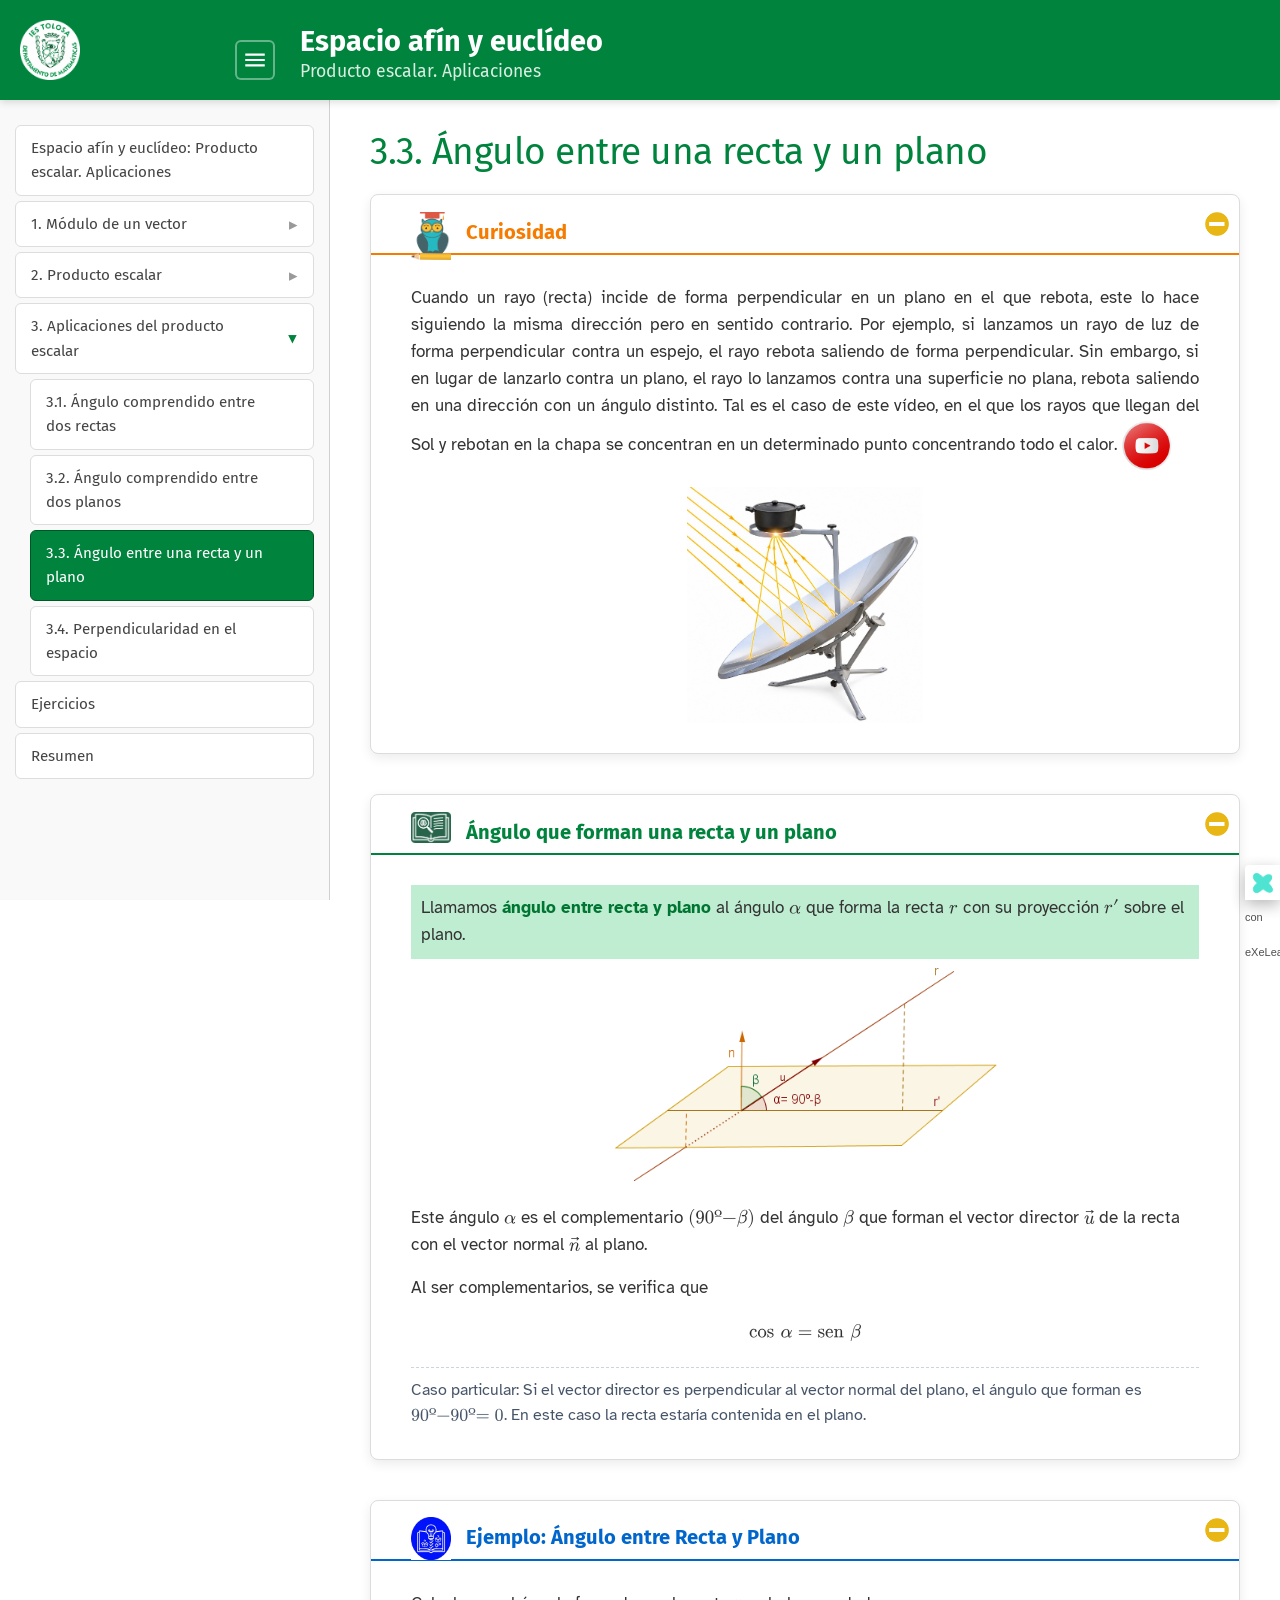
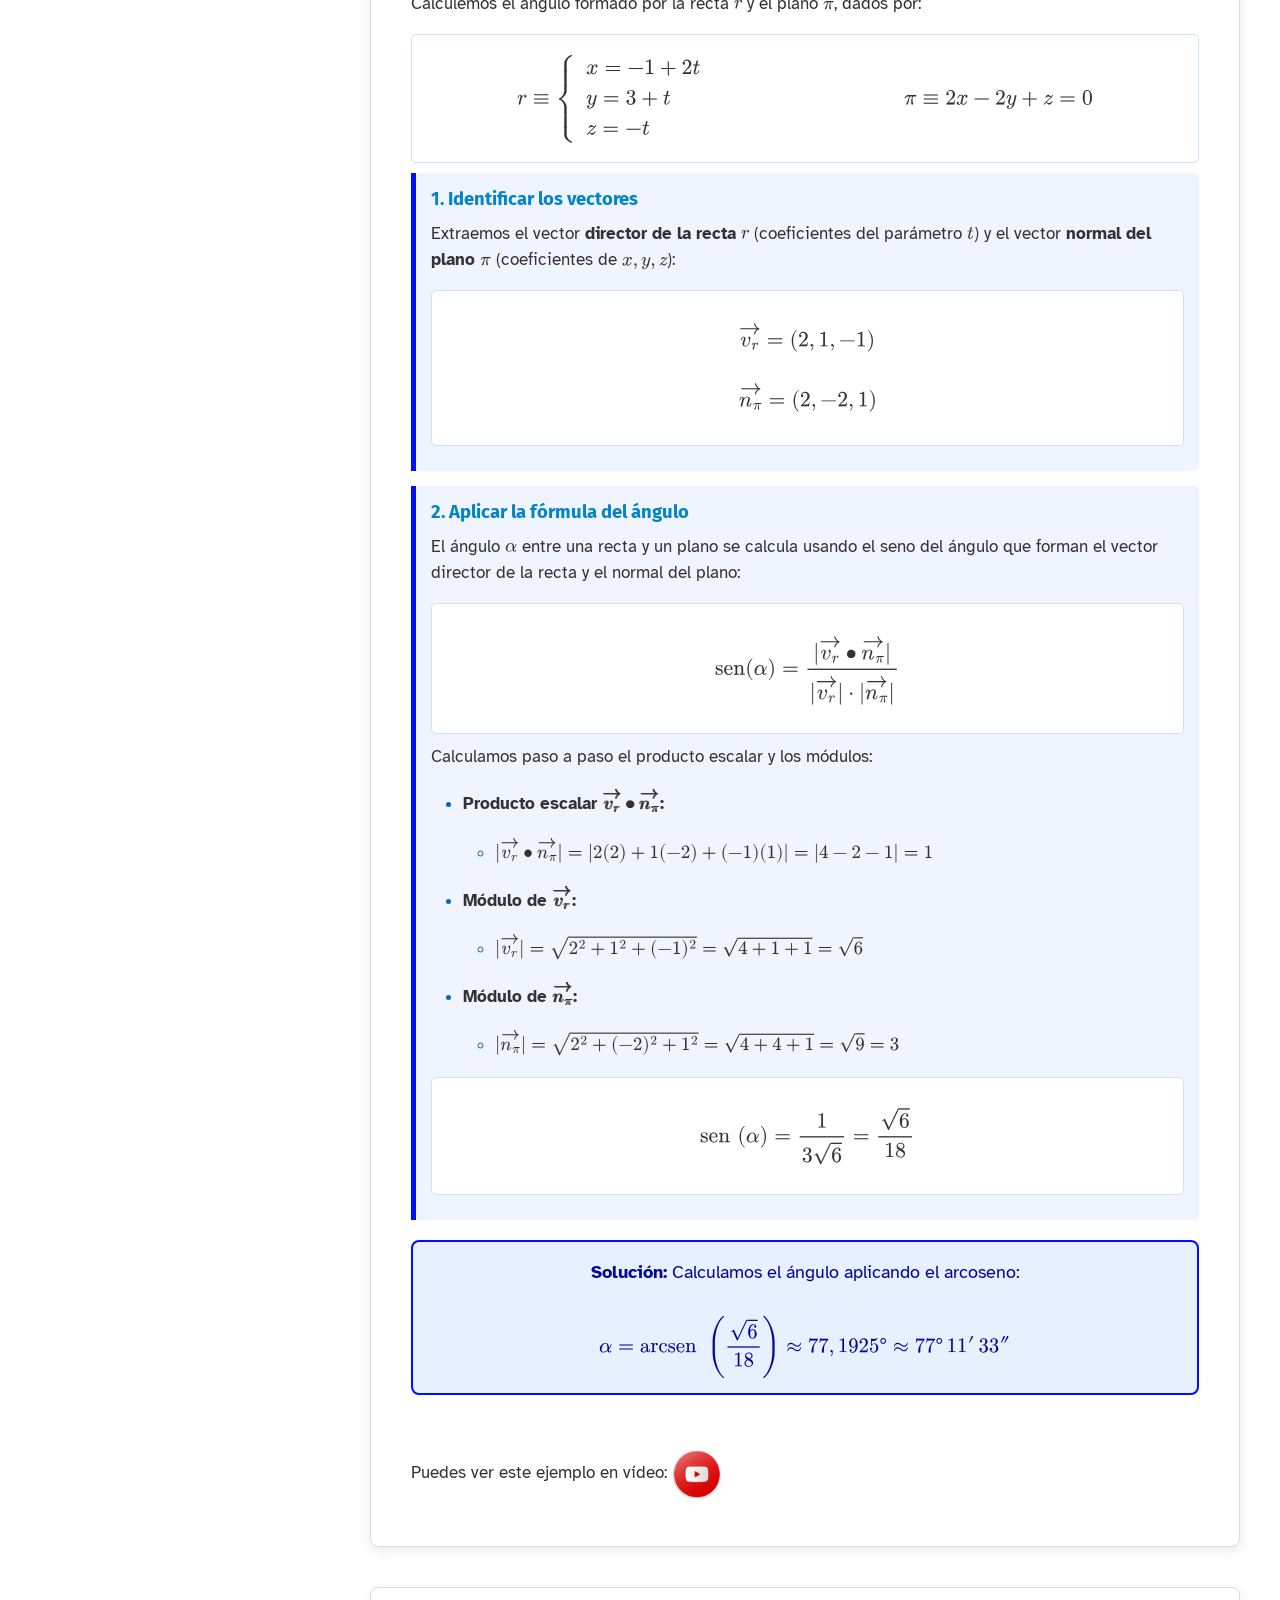
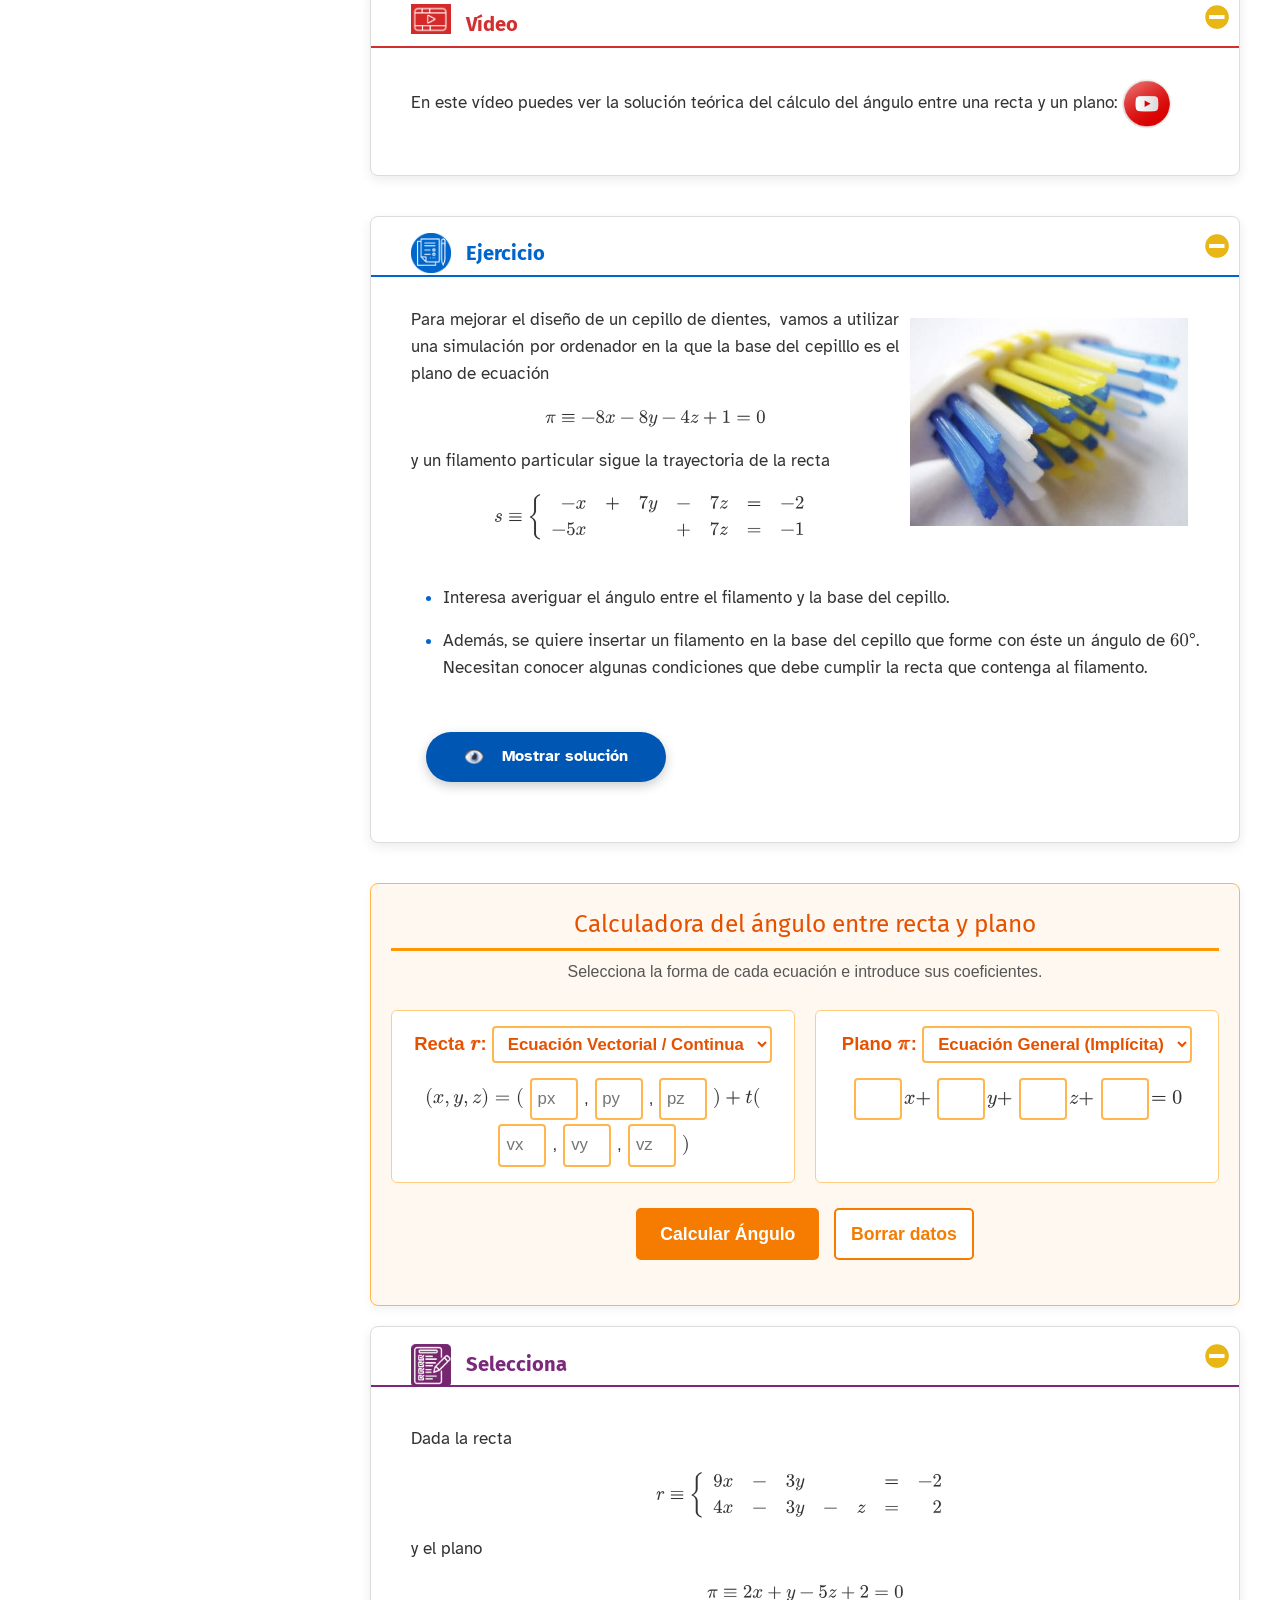
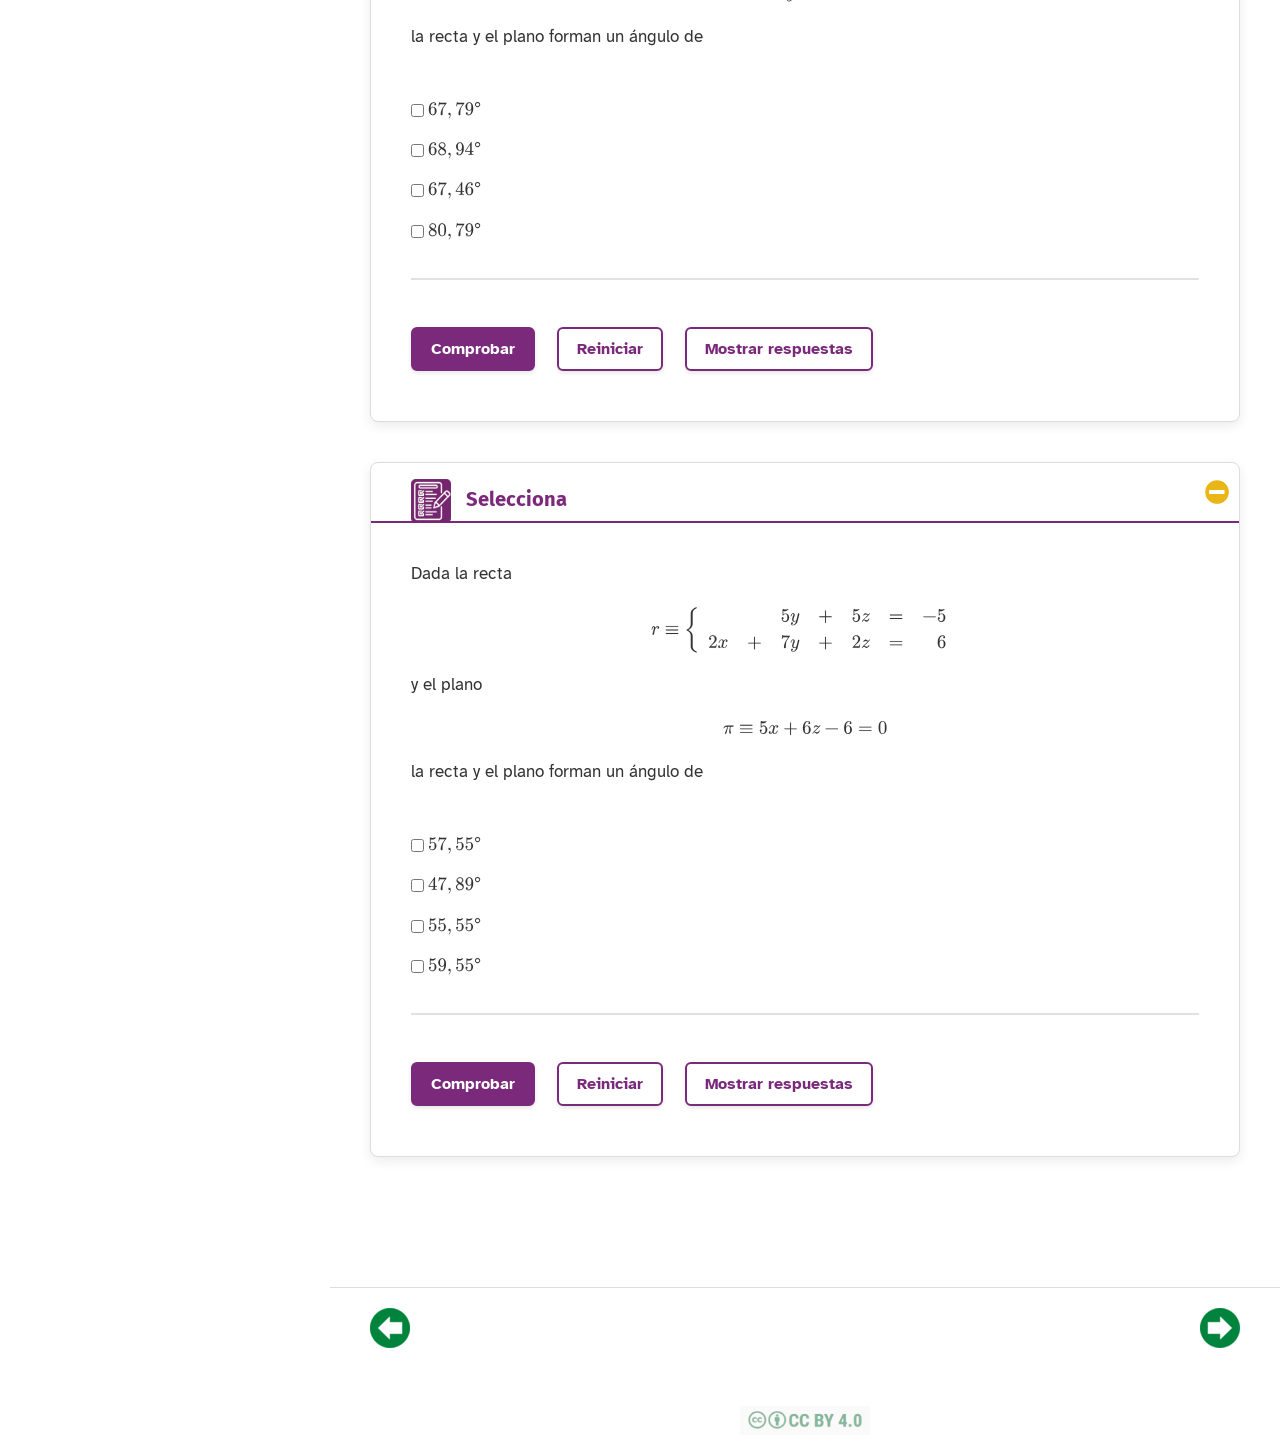
<file: html/33-angulo-entre-una-recta-y-un-plano.html>
<!DOCTYPE html>
<html lang="es" id="exe-page-mvux20lh-vxe8j1buv">
<head>
<meta charset="utf-8">
<meta name="generator" content="eXeLearning v4.0.6">
<meta name="viewport" content="width=device-width, initial-scale=1">
<meta name="exe-pass-score" content="5">
<link rel="license" type="text/html" href="https://creativecommons.org/licenses/by-nc-sa/4.0/">
<title>3.3. Ángulo entre una recta y un plano | Espacio afín y euclídeo</title>
<link rel="icon" type="image/x-icon" href="../libs/favicon.ico">
<meta name="description" content="Curso 2º - Enseñanza Bachillerato
Nombre asignatura/materia: Matemáticas II">
<script>document.querySelector("html").classList.add("js");</script><script src="../libs/jquery/jquery.min.js"> </script><script src="../libs/common_i18n.js"> </script><script src="../libs/common.js"> </script><script src="../libs/exe_export.js"> </script><script src="../libs/bootstrap/bootstrap.bundle.min.js"> </script><link rel="stylesheet" href="../libs/bootstrap/bootstrap.min.css">
<script src="../idevices/text/text.js"></script><link rel="stylesheet" href="../idevices/text/text.css">
<script src="../idevices/form/form.js"></script><link rel="stylesheet" href="../idevices/form/form.css">
<link rel="stylesheet" href="../content/css/base.css"><script src="../theme/style.js"> </script><script src="../theme/z-custom-effects.js"> </script><link rel="stylesheet" href="../theme/colores.css"><link rel="stylesheet" href="../theme/comic.css"><link rel="stylesheet" href="../theme/ejercicio.css"><link rel="stylesheet" href="../theme/libreta.css"><link rel="stylesheet" href="../theme/navegacion.css"><link rel="stylesheet" href="../theme/nota-azul.css"><link rel="stylesheet" href="../theme/retroalimentacion.css"><link rel="stylesheet" href="../theme/style.css">
<script src="../libs/exe_math/tex-mml-svg.js"> </script>
</head>
<body class="exe-export exe-web-site">
<script>document.body.className+=" js"</script>
<div class="exe-content exe-export pre-js siteNav-hidden"><a href="#page-mvux20lh-vxe8j1buv" id="skipNav">Skip to content</a> <nav id="siteNav">
<ul>
<li> <a href="../index.html" class="main-node no-ch">Espacio afín y euclídeo: Producto escalar. Aplicaciones</a>
</li>
<li> <a href="../html/1-modulo-de-un-vector-.html" class="daddy">1. Módulo de un vector    </a>
<ul class="other-section">
<li> <a href="../html/11-definicion-y-propiedades.html" class="no-ch">1.1. Definición y propiedades</a>
</li>
<li> <a href="../html/12-vector-unitario-.html" class="no-ch">1.2. Vector unitario </a>
</li>
<li> <a href="../html/13-actividades.html" class="no-ch">1.3. Actividades</a>
</li>
</ul>
</li>
<li> <a href="../html/2-producto-escalar.html" class="daddy">2. Producto escalar</a>
<ul class="other-section">
<li> <a href="../html/21-definicion-general-y-geometrica-.html" class="no-ch">2.1. Definición general y geométrica   </a>
</li>
<li> <a href="../html/22-vectores-ortogonales-y-ortonormales.html" class="no-ch">2.2. Vectores ortogonales y ortonormales</a>
</li>
</ul>
</li>
<li class="current-page-parent"> <a href="../html/3-aplicaciones-del-producto-escalar.html" class="daddy">3. Aplicaciones del producto escalar</a>
<ul class="other-section">
<li> <a href="../html/31-angulo-comprendido-entre-dos-rectas.html" class="no-ch">3.1. Ángulo comprendido entre dos rectas</a>
</li>
<li> <a href="../html/32-angulo-comprendido-entre-dos-planos.html" class="no-ch">3.2. Ángulo comprendido entre dos planos</a>
</li>
<li class="active"> <a href="../html/33-angulo-entre-una-recta-y-un-plano.html" class="active no-ch">3.3. Ángulo entre una recta y un plano</a>
</li>
<li> <a href="../html/34-perpendicularidad-en-el-espacio.html" class="no-ch">3.4. Perpendicularidad en el espacio</a>
</li>
</ul>
</li>
<li> <a href="../html/ejercicios.html" class="no-ch">Ejercicios</a>
</li>
<li> <a href="../html/resumen.html" class="no-ch">Resumen</a>
</li>
</ul>
</nav><main id="page-mvux20lh-vxe8j1buv" class="page"> 
<header class="main-header">
<div class="package-header"><p class="package-title">Espacio afín y euclídeo</p>
<p class="package-subtitle">Producto escalar. Aplicaciones</p></div>
<div class="page-header"><h1 class="page-title">3.3. Ángulo entre una recta y un plano</h1></div>
</header><div id="page-content-page-mvux20lh-vxe8j1buv" class="page-content">
<article id="block-mvux20lo-dbsnfg6ln" class="box caja-naranja">
<header class="box-head">
<div class="box-icon exe-icon">
<img src="../theme/icons/buho.png" alt="" style="display:block;object-fit:contain;">
</div>
<h1 class="box-title">Curiosidad </h1>
<button class="box-toggle box-toggle-on" title="Toggle content">
<span>Toggle content</span>
</button></header>
<div class="box-content">
<div id="idevice-mvux20lo-1zz20zuwk" class="idevice_node text" data-idevice-path="../idevices/text/" data-idevice-type="text" data-idevice-component-type="json" data-idevice-json-data="{&quot;ideviceId&quot;:&quot;idevice-mvux20lo-1zz20zuwk&quot;}">
<div class="exe-text-template">
    <p align="justify">Cuando un rayo (recta) incide de forma perpendicular en un plano en el que rebota, este lo hace siguiendo la misma dirección pero en sentido contrario. Por ejemplo, si lanzamos un rayo de luz de forma perpendicular contra un espejo, el rayo rebota saliendo de forma perpendicular. Sin embargo, si en lugar de lanzarlo contra un plano, el rayo lo lanzamos contra una superficie no plana, rebota saliendo en una dirección con un ángulo distinto. Tal es el caso de este vídeo, en el que los rayos que llegan del Sol y rebotan en la chapa se concentran en un determinado punto concentrando todo el calor. <a href="https://youtu.be/71y35xLm3zU?si=uSAPE4Bn-j3SzUWf" title=""><img src="../content/resources/yutube.png" width="50" height="51" alt="" /></a></p>
<div style="text-align: center;"><img src="../content/resources/ollaparabolica.jpg" width="30%" alt="" /></div>
</div>
</div>
</div>
</article><article id="block-mvux20lo-arrerr6li" class="box">
<header class="box-head">
<div class="box-icon exe-icon">
<img src="../theme/icons/icon_definicion.png" alt="" style="display:block;object-fit:contain;">
</div>
<h1 class="box-title">Ángulo que forman una recta y un plano</h1>
<button class="box-toggle box-toggle-on" title="Toggle content">
<span>Toggle content</span>
</button></header>
<div class="box-content">
<div id="idevice-mvux20lo-8kpst8eeh" class="idevice_node text" data-idevice-path="../idevices/text/" data-idevice-type="text" data-idevice-component-type="json" data-idevice-json-data="{&quot;ideviceId&quot;:&quot;idevice-mvux20lo-8kpst8eeh&quot;}">
<div class="exe-text-template">
    <table border="0" cellpadding="10" style="width: 100.015%; background-color: #bfedd2;">
<tbody>
<tr>
<td style="width: 99.925%;">Llamamos <span style="color: #007632;"><span style="font-weight: bolder;">ángulo entre recta y plano </span></span>al ángulo \(\alpha\) que forma la recta \(r\) con su proyección \(r'\) sobre el plano.</td>
</tr>
</tbody>
</table>
<p><img src="../content/resources/2-1-angulo-recta-plano.png" width="50%" alt="" style="display: block; margin-left: auto; margin-right: auto;" /></p>
<p>Este ángulo \(\alpha\) es el complementario \((90º-\beta)\) del ángulo \(\beta\) que forman el vector director \(\vec{u}\) de la recta con el vector normal \(\vec{n}\) al plano.</p>
<p>Al ser complementarios, se verifica que \[ \text{cos } \alpha = \text{sen } \beta \]</p>
<p style="margin: 0; padding-top: 10px; border-top: 1px dashed #cbd5e1; font-size: 0.95em; color: #475569;">Caso particular: Si el vector director es perpendicular al vector normal del plano, el ángulo que forman es \(90º-90º=0\). En este caso la recta estaría contenida en el plano.</p>
</div>
</div>
</div>
</article><article id="block-mvxt68no-xc6580wrj" class="box caja-azul">
<header class="box-head">
<div class="box-icon exe-icon">
<img src="../theme/icons/Icono ejemplo.jpg" alt="" style="display:block;object-fit:contain;">
</div>
<h1 class="box-title">Ejemplo: Ángulo entre Recta y Plano</h1>
<button class="box-toggle box-toggle-on" title="Toggle content">
<span>Toggle content</span>
</button></header>
<div class="box-content">
<div id="idevice-1793536246355-yaouc9pt1" class="idevice_node text" data-idevice-path="../idevices/text/" data-idevice-type="text" data-idevice-component-type="json" data-idevice-json-data="{&quot;ideviceId&quot;:&quot;idevice-1793536246355-yaouc9pt1&quot;}">
<div class="exe-text-template">
    <style>
    /* Estilos internos limpios (sin caja contenedora exterior) */
    .titulo-ejercicio {
        color: #000dff;
        border-bottom: 2px solid #0284c7;
        padding-bottom: 8px;
        margin-bottom: 20px;
        font-weight: bold;
        font-size: 1.2em;
    }
    .paso {
        background-color: #f0f4ff;
        border-left: 5px solid #000dff;
        padding: 15px;
        margin-bottom: 15px;
        border-radius: 0 5px 5px 0;
    }
    .paso h3 {
        margin-top: 0;
        color: #0284c7;
        font-size: 1.1em;
        font-weight: 600;
        margin-bottom: 10px;
    }
    .formula-display {
        text-align: center;
        font-size: 1.15em;
        margin: 10px 0;
        padding: 10px;
        background-color: #fff;
        border: 1px solid #cce0ff;
        border-radius: 5px;
    }
    .resultado-final {
        background-color: #e6f0ff;
        border: 2px solid #000dff;
        padding: 15px;
        border-radius: 8px;
        font-size: 1.1em;
        margin-top: 20px;
        text-align: center;
        color: #000899;
    }
</style>
<p>Calculemos el ángulo formado por la recta \( r \) y el plano \( \pi \), dados por:</p>
<div class="formula-display" style="display: flex; justify-content: space-around; align-items: center; flex-wrap: wrap;">
<div style="padding: 10px;">\( r \equiv \left\{ \begin{array}{l} x = -1 + 2t \\ y = 3 + t \\ z = -t \end{array} \right. \)</div>
<div style="padding: 10px;">\( \pi \equiv 2x - 2y + z = 0 \)</div>
</div>
<div class="paso">
<h3>1. Identificar los vectores </h3>
<p>Extraemos el vector <strong>director de la recta</strong> \( r \) (coeficientes del parámetro \( t \)) y el vector <strong>normal del plano</strong> \( \pi \) (coeficientes de \( x, y, z \)):</p>
<div class="formula-display">\[ \overrightarrow{v_r} = (2, 1, -1) \] \[ \overrightarrow{n_{\pi}} = (2, -2, 1) \]</div>
</div>
<div class="paso">
<h3>2. Aplicar la fórmula del ángulo</h3>
<p>El ángulo \( \alpha \) entre una recta y un plano se calcula usando el seno del ángulo que forman el vector director de la recta y el normal del plano:</p>
<div class="formula-display">\[ \text{sen}(\alpha) = \dfrac{|\overrightarrow{v_r} \bullet \overrightarrow{n_{\pi}}|}{|\overrightarrow{v_r}| \cdot |\overrightarrow{n_{\pi}}|} \]</div>
<p>Calculamos paso a paso el producto escalar y los módulos:</p>
<ul style="line-height: 1.8;">
<li>
<p><strong>Producto escalar \( \pmb{\overrightarrow{v_r} \bullet \overrightarrow{n_{\pi}}}\): </strong></p>
<ul style="line-height: 1.8;">
<li>
<p>\( |\overrightarrow{v_r} \bullet \overrightarrow{n_{\pi}}| = |2(2) + 1(-2) + (-1)(1)| = |4 - 2 - 1| = 1 \)</p>
</li>
</ul>
</li>
<li>
<p><strong>Módulo de \(\pmb{ \overrightarrow{v_r} }\):</strong></p>
<ul style="line-height: 1.8;">
<li>
<p>\( |\overrightarrow{v_r}| = \sqrt{2^2 + 1^2 + (-1)^2} = \sqrt{4+1+1} = \sqrt{6} \)</p>
</li>
</ul>
</li>
<li>
<p><strong>Módulo de \( \pmb{\overrightarrow{n_{\pi}}} \):</strong></p>
<ul style="line-height: 1.8;">
<li>
<p>\( |\overrightarrow{n_{\pi}}| = \sqrt{2^2 + (-2)^2 + 1^2} = \sqrt{4+4+1} = \sqrt{9} = 3 \)</p>
</li>
</ul>
</li>
</ul>
<div class="formula-display">\[ \text{sen }(\alpha) = \dfrac{1}{3\sqrt{6}} = \dfrac{\sqrt{6}}{18} \]</div>
</div>
<div class="resultado-final"><strong>Solución:</strong> Calculamos el ángulo aplicando el arcoseno: <br /><br />\( \alpha = \text{arcsen }\left(\dfrac{\sqrt{6}}{18}\right) \approx 77,1925 \textdegree \approx 77\textdegree \, 11' \, 33''  \)</div>
<p><br /><br />Puedes ver este ejemplo en vídeo: <a href="https://www.youtube.com/watch?v=Df6Ul-RXFBM" title=""><img src="../content/resources/yutube.png" width="50" height="51" alt="" /></a></p>
</div>
</div>
</div>
</article><article id="block-mvxuaxxm-gtsh7xji1" class="box caja-roja">
<header class="box-head">
<div class="box-icon exe-icon">
<img src="../theme/icons/bidio.gif" alt="" style="display:block;object-fit:contain;">
</div>
<h1 class="box-title">Vídeo</h1>
<button class="box-toggle box-toggle-on" title="Toggle content">
<span>Toggle content</span>
</button></header>
<div class="box-content">
<div id="idevice-1793538145353-frtaoqldp" class="idevice_node text" data-idevice-path="../idevices/text/" data-idevice-type="text" data-idevice-component-type="json" data-idevice-json-data="{&quot;ideviceId&quot;:&quot;idevice-1793538145353-frtaoqldp&quot;}">
<div class="exe-text-template">
    <p>En este vídeo puedes ver la solución teórica del cálculo del ángulo entre una recta y un plano: <a href="https://www.youtube.com/watch?v=vqWlwRU154k&amp;t" title=""><img src="../content/resources/yutube.png" width="50" height="51" alt="" /></a></p>
</div>
</div>
</div>
</article><article id="block-mvxupzpv-1eeg98erx" class="box caja-azul ejercicio-custom">
<header class="box-head">
<div class="box-icon exe-icon">
<img src="../theme/icons/icon_ejercicioresuelto.png" alt="" style="display:block;object-fit:contain;">
</div>
<h1 class="box-title">Ejercicio</h1>
<button class="box-toggle box-toggle-on" title="Toggle content">
<span>Toggle content</span>
</button></header>
<div class="box-content">
<div id="idevice-1793538847507-02ge5a20g" class="idevice_node text" data-idevice-path="../idevices/text/" data-idevice-type="text" data-idevice-component-type="json" data-idevice-json-data="{&quot;ideviceId&quot;:&quot;idevice-1793538847507-02ge5a20g&quot;}">
<div class="exe-text-template">
    <div class="exe-text-activity"><table border="0" align="right" cellpadding="10" style="width: 300px;">
<tbody>
<tr>
<td style="border: 1px solid #ffffff;"><img src="../content/resources/cepillo2.jpg" height="225" width="300" /></td>
</tr>
</tbody>
</table>
<div align="justify">Para mejorar el diseño de un cepillo de dientes,  vamos a utilizar una simulación por ordenador en la que la base del cepilllo es el plano de ecuación \[\pi\equiv -8x-8y-4z+1=0\] y un filamento particular sigue la trayectoria de la recta \[s \equiv \begin{cases} \begin{array}{rcrcrcr} -x &amp; + &amp; 7y &amp; - &amp; 7z &amp; = &amp; -2 \\ -5x &amp; &amp; &amp; + &amp; 7z &amp; = &amp;-1 \end{array} \end{cases}\]</div>
<div align="justify"> </div>
<ul>
<li align="justify">
<p>Interesa averiguar el ángulo entre el filamento y la base del cepillo.</p>
</li>
<li align="justify">
<p>Además, se quiere insertar un filamento en la base del cepillo que forme con éste un ángulo de \(60 \textdegree\). Necesitan conocer algunas condiciones que debe cumplir la recta que contenga al filamento.</p>
</li>
</ul><div class="iDevice_buttons feedback-button js-required"><input type="button" class="feedbacktooglebutton" value="Mostrar retroalimentación" data-text-a="Mostrar retroalimentación" data-text-b="Mostrar retroalimentación"></div><div class="feedback js-feedback js-hidden" style="display: none;"><!-- Enunciado -->
<table border="0" style="width: 10.7319%; float: right;">
<tbody>
<tr>
<td style="width: 100%;"><img src="../content/resources/cepillo3.gif" width="156" height="327" alt="" /></td>
</tr>
</tbody>
</table>
<p style="margin-bottom: 10px; color: #1e293b;">Identificamos en primer lugar el vector normal del plano, \(\overrightarrow{v_\pi} = (8, 8, 4)\).</p>
<p style="margin-bottom: 10px; color: #1e293b;">Calculamos ahora el vector director de la recta \(s\). Para ello vamos a obtener dos puntos de la misma:</p>
<div style="text-align: center; margin-bottom: 15px; color: #1e293b;">\[ s \equiv \begin{cases} -x + 7y - 7z = -2 \\ -5x + 7z = -1 \end{cases} \implies \begin{cases} -x + 7y - 7z = -2 \\ x = \dfrac{1+7z}{5} \end{cases} \]</div>
<p style="margin-bottom: 10px; color: #1e293b;">Despejando en la primera ecuación:</p>
<div style="text-align: center; margin-bottom: 15px; color: #1e293b;">\[ -\dfrac{1+7z}{5} + 7y - 7z = -2 \implies -1 - 7z + 35y - 35z = -10 \implies y = \dfrac{42z - 9}{35} \]</div>
<ul style="margin-bottom: 15px; color: #1e293b;">
<li style="margin-bottom: 8px;">
<p>Haciendo \(z=0\) tenemos el punto \(P = \left(-\dfrac{1}{5}, -\dfrac{9}{35}, 0\right)\)</p>
</li>
<li>
<p>Haciendo \(z=1\) tenemos el punto \(Q = \left(\dfrac{8}{5}, \dfrac{33}{35}, 1\right)\)</p>
</li>
</ul>
<p style="margin-bottom: 10px; color: #1e293b;">Luego el vector director es:</p>
<div style="text-align: center; margin-bottom: 15px; color: #1e293b;">\[ \overrightarrow{v_s} = \overrightarrow{PQ} = \left(\dfrac{8}{5} - \left(-\dfrac{1}{5}\right), \dfrac{33}{35} - \left(-\dfrac{9}{35}\right), 1 - 0\right) = \left(\dfrac{9}{5}, \dfrac{42}{35}, 1\right) = \left(\dfrac{9}{5}, \dfrac{6}{5}, 1\right) \]</div>
<p style="margin-bottom: 10px; color: #1e293b;">Como ya sabes, el vector director de una recta no es único, sino que podemos tomar uno proporcional al anterior. En nuestro caso tomaremos:</p>
<div style="text-align: center; margin-bottom: 15px; color: #1e293b;">\[ \overrightarrow{v_{s'}} = 5\left(\dfrac{9}{5}, \dfrac{6}{5}, 1\right) = (9, 6, 5) \]</div>
<p style="margin-bottom: 10px; color: #1e293b;">Calculamos ahora el ángulo que forman el plano y la recta. En este caso sabemos que si el ángulo que forman los dos vectores es \(\alpha\), entonces el ángulo que forman la recta y el plano es \(90\textdegree - \alpha\). Así:</p>
<div style="text-align: center; margin-bottom: 15px; color: #1e293b;">\[ \cos(\alpha) = \dfrac{\overrightarrow{v_\pi} \bullet \overrightarrow{v_{s'}}}{|\overrightarrow{v_\pi}|\cdot |\overrightarrow{v_{s'}}|} = \dfrac{(8, 8, 4) \bullet (9, 6, 5)}{\sqrt{64+64+16}\cdot \sqrt{81+36+25}} = \dfrac{72+48+20}{\sqrt{144} \sqrt{142}} = \dfrac{140}{12\sqrt{142}} \approx 0,9788 \]</div>
<p style="margin-bottom: 15px; color: #1e293b;">Por tanto \(\alpha \approx 11,81^\circ\). Luego el ángulo que forma la recta con el plano es \(90 - 11,81^\circ = 78,19^\circ\).</p>
<ul>
<li style="color: #1e293b;"><span style="color: #0066cc;"><strong>Ángulo con la base</strong></span></li>
</ul>
<!-- Nueva sección -->
<p style="margin-bottom: 10px; color: #1e293b;">Si ahora buscamos un elemento que forme un ángulo de \(60^\circ\) con la base, necesitamos conocer primero el vector director de esa recta \(\overrightarrow{v_r} = (u, v, w)\).</p>
<p style="margin-bottom: 10px; color: #1e293b;">Sabemos que el ángulo que forma el vector normal del plano con el vector director es \(90 - 60 = 30^\circ\). Por tanto:</p>
<div style="text-align: center; margin-bottom: 15px; color: #1e293b;">\[ \cos(30^\circ) = \dfrac{(8, 8, 4) \bullet (u, v, w)}{|\overrightarrow{v_\pi}| |\overrightarrow{v_r}|} \implies \dfrac{\sqrt{3}}{2} = \dfrac{8u + 8v + 4w}{|\overrightarrow{v_\pi}| |\overrightarrow{v_r}|} \]</div>
<p style="margin-bottom: 10px; color: #1e293b;">Puesto que el módulo del vector director puede ser cualquiera, le podemos exigir que sea un valor concreto. En nuestro caso, para más simplicidad en los cálculos le vamos a exigir que sea 1, así tendremos las dos siguientes ecuaciones:</p>
<div style="text-align: center; margin-bottom: 15px; color: #1e293b;">\[ \begin{cases} \sqrt{u^2 + v^2 + w^2} = 1 \\ \dfrac{\sqrt{3}}{2} = \dfrac{8u + 8v + 4w}{12 \cdot 1} \end{cases} \implies \begin{cases} u^2 + v^2 + w^2 = 1 \\ 8u + 8v + 4w = 6\sqrt{3} \end{cases} \]</div>
<p style="margin-bottom: 0; color: #1e293b;">Las soluciones que existen al problema son infinitas. Gráficamente podemos ver que forman un cono.</p>
<p style="margin-bottom: 0; color: #1e293b;"><img src="../content/resources/captura-de-pantalla-2020-05-30-a-las-20-29-30.jpg" width="40%" alt="" style="display: block; margin-left: auto; margin-right: auto;" /></p></div></div>
</div>
</div>
</div>
</article><article id="block-mvxw7ri6-6jwzgcnuh" class="box sin-nada">
<header class="box-head no-icon">
<h1 class="box-title">Texto</h1>
<button class="box-toggle box-toggle-on" title="Toggle content">
<span>Toggle content</span>
</button></header>
<div class="box-content">
<div id="idevice-1793541356286-pczznrbd0" class="idevice_node text" data-idevice-path="../idevices/text/" data-idevice-type="text" data-idevice-component-type="json" data-idevice-json-data="{&quot;ideviceId&quot;:&quot;idevice-1793541356286-pczznrbd0&quot;}">
<div class="exe-text-template">
    <div id="arp-wrapper" style="font-family: 'Segoe UI', Arial, sans-serif; width: 100%; box-sizing: border-box; background-color: #fff8f0; padding: 25px 20px; border-radius: 8px; border: 1px solid #ffb74d; box-shadow: 0 4px 10px rgba(0,0,0,0.05);">
<h2 style="color: #e65100; text-align: center; border-bottom: 3px solid #ff9800; padding-bottom: 10px; margin-top: 0;">Calculadora del ángulo entre recta y plano</h2>
<p style="text-align: center; color: #555; font-size: 0.95em; margin-bottom: 25px;">Selecciona la forma de cada ecuación e introduce sus coeficientes.</p>
<div style="display: flex; flex-wrap: wrap; gap: 20px; justify-content: center; margin-bottom: 25px;"><!-- Contenedor Recta r -->
<div style="background-color: #fff; padding: 15px; border-radius: 6px; border: 1px solid #ffcc80; flex: 1; min-width: 300px; display: flex; flex-direction: column; align-items: center;">
<div style="margin-bottom: 15px; width: 100%; text-align: center;"><label style="font-weight: bold; color: #e65100; font-size: 1.1em;">Recta \(\pmb{r}\): </label><select id="arp_sel_r" class="arp-select">
<option value="vec">Ecuación Vectorial / Continua</option>
<option value="par">Ecuaciones Paramétricas</option>
<option value="gen">Ecuación General (Implícita)</option>
</select></div>
<!-- r: Vectorial -->
<div id="arp_r_vec" class="arp-input-group" style="display: flex; align-items: center; gap: 4px; flex-wrap: wrap; justify-content: center;"><span>\( (x,y,z) = ( \)</span> <input type="number" id="arp_r_px" class="arp-inp" placeholder="px" />, <input type="number" id="arp_r_py" class="arp-inp" placeholder="py" />, <input type="number" id="arp_r_pz" class="arp-inp" placeholder="pz" /> <span>\( ) + t ( \)</span> <input type="number" id="arp_r_vx" class="arp-inp" placeholder="vx" />, <input type="number" id="arp_r_vy" class="arp-inp" placeholder="vy" />, <input type="number" id="arp_r_vz" class="arp-inp" placeholder="vz" /> <span>\( ) \)</span></div>
<!-- r: Paramétricas -->
<div id="arp_r_par" class="arp-input-group" style="display: none; align-items: center; justify-content: center;">
<div style="font-size: 4em; font-weight: 300; color: #ffb74d; line-height: 0.8; margin-right: 5px;">{</div>
<div style="display: flex; flex-direction: column; gap: 5px;">
<div>\(x =\) <input type="number" id="arp_r_par_px" class="arp-inp" /> \(+\) <input type="number" id="arp_r_par_vx" class="arp-inp" /> \(t\)</div>
<div>\(y =\) <input type="number" id="arp_r_par_py" class="arp-inp" /> \(+\) <input type="number" id="arp_r_par_vy" class="arp-inp" /> \(t\)</div>
<div>\(z =\) <input type="number" id="arp_r_par_pz" class="arp-inp" /> \(+\) <input type="number" id="arp_r_par_vz" class="arp-inp" /> \(t\)</div>
</div>
</div>
<!-- r: General -->
<div id="arp_r_gen" class="arp-input-group" style="display: none; align-items: center; justify-content: center;">
<div style="font-size: 3.5em; font-weight: 300; color: #ffb74d; line-height: 0.8; margin-right: 5px;">{</div>
<div style="display: flex; flex-direction: column; gap: 8px;">
<div style="white-space: nowrap;"><input type="number" id="arp_r_g_a1" class="arp-inp" />\(x +\) <input type="number" id="arp_r_g_b1" class="arp-inp" />\(y +\) <input type="number" id="arp_r_g_c1" class="arp-inp" />\(z +\) <input type="number" id="arp_r_g_d1" class="arp-inp" />\(= 0\)</div>
<div style="white-space: nowrap;"><input type="number" id="arp_r_g_a2" class="arp-inp" />\(x +\) <input type="number" id="arp_r_g_b2" class="arp-inp" />\(y +\) <input type="number" id="arp_r_g_c2" class="arp-inp" />\(z +\) <input type="number" id="arp_r_g_d2" class="arp-inp" />\(= 0\)</div>
</div>
</div>
</div>
<!-- Contenedor Plano pi -->
<div style="background-color: #fff; padding: 15px; border-radius: 6px; border: 1px solid #ffcc80; flex: 1; min-width: 300px; display: flex; flex-direction: column; align-items: center;">
<div style="margin-bottom: 15px; width: 100%; text-align: center;"><label style="font-weight: bold; color: #e65100; font-size: 1.1em;">Plano \(\pmb{\pi}\): </label><select id="arp_sel_p" class="arp-select">
<option value="gen">Ecuación General (Implícita)</option>
<option value="vecs">Punto y dos vectores</option>
</select></div>
<!-- p: General -->
<div id="arp_p_gen" class="arp-input-group" style="display: flex; align-items: center; justify-content: center;">
<div style="white-space: nowrap;"><input type="number" id="arp_p_A" class="arp-inp" />\(x +\) <input type="number" id="arp_p_B" class="arp-inp" />\(y +\) <input type="number" id="arp_p_C" class="arp-inp" />\(z +\) <input type="number" id="arp_p_D" class="arp-inp" />\(= 0\)</div>
</div>
<!-- p: Vectores -->
<div id="arp_p_vecs" class="arp-input-group" style="display: none; align-items: center; justify-content: center; flex-direction: column; gap: 8px;">
<div><span>\(P(\)</span> <input type="number" id="arp_p_px" class="arp-inp" placeholder="px" />, <input type="number" id="arp_p_py" class="arp-inp" placeholder="py" />, <input type="number" id="arp_p_pz" class="arp-inp" placeholder="pz" /> <span>\()\)</span></div>
<div><span>\(\vec{u} = (\)</span> <input type="number" id="arp_p_ux" class="arp-inp" placeholder="ux" />, <input type="number" id="arp_p_uy" class="arp-inp" placeholder="uy" />, <input type="number" id="arp_p_uz" class="arp-inp" placeholder="uz" /> <span>\()\)</span></div>
<div><span>\(\vec{w} = (\)</span> <input type="number" id="arp_p_vx" class="arp-inp" placeholder="wx" />, <input type="number" id="arp_p_vy" class="arp-inp" placeholder="wy" />, <input type="number" id="arp_p_vz" class="arp-inp" placeholder="wz" /> <span>\()\)</span></div>
</div>
</div>
</div>
<div style="text-align: center; margin-bottom: 20px;">
<div role="button" id="arp_btn_calc" class="arp-btn-calc" tabindex="0">Calcular Ángulo</div>
<div role="button" id="arp_btn_clear" class="arp-btn-clear" tabindex="0">Borrar datos</div>
</div>
<div id="arp_result_container" style="display: none; background-color: #fff; padding: 25px; border-radius: 8px; border: 2px dashed #f57c00; text-align: center; overflow-x: auto;">
<h4 style="color: #e65100; margin-top: 0; margin-bottom: 15px; font-size: 1.2em;">Ángulo entre recta \(r\) y plano \(\pi\)</h4>
<div id="arp_res_math" style="color: #333; font-size: 1.1em;"></div>
</div>
</div>
<style>
    /* Blindaje CSS */
    #arp-wrapper .arp-inp { width: 48px !important; padding: 6px 4px !important; text-align: center !important; border: 2px solid #ffb74d !important; border-radius: 4px !important; font-size: 1em !important; background-color: #fff !important; color: #333 !important; transition: border-color 0.2s !important; margin: 0 2px !important; }
    #arp-wrapper .arp-inp:focus { outline: none !important; border-color: #e65100 !important; background-color: #fff3e0 !important; }
    #arp-wrapper .arp-select { padding: 6px 10px !important; font-size: 1em !important; border: 2px solid #ffb74d !important; border-radius: 4px !important; background-color: #fff !important; color: #e65100 !important; font-weight: bold !important; cursor: pointer !important; outline: none !important; }
    #arp-wrapper .arp-select:focus { border-color: #e65100 !important; }
    
    #arp-wrapper .arp-btn-calc { display: inline-block; background-color: #f57c00 !important; color: #ffffff !important; border: 2px solid #f57c00 !important; padding: 10px 22px !important; cursor: pointer !important; border-radius: 5px !important; font-weight: bold !important; font-size: 1.05em !important; margin: 0 5px !important; user-select: none; transition: all 0.2s !important; }
    #arp-wrapper .arp-btn-calc:hover { background-color: #e65100 !important; border-color: #e65100 !important; }
    
    #arp-wrapper .arp-btn-clear { display: inline-block; background-color: #ffffff !important; color: #f57c00 !important; border: 2px solid #f57c00 !important; padding: 10px 15px !important; cursor: pointer !important; border-radius: 5px !important; font-weight: bold !important; font-size: 1.05em !important; margin: 0 5px !important; user-select: none; transition: all 0.2s !important; }
    #arp-wrapper .arp-btn-clear:hover { background-color: #fff3e0 !important; border-color: #e65100 !important; color: #e65100 !important; }
</style>
<script>
(function() {
    function bindEvents() {
        function setupSelect(selId, prefix) {
            let sel = document.getElementById(selId);
            if(sel) {
                sel.addEventListener('change', function(e) {
                    if (prefix === 'arp_r_') {
                        document.getElementById('arp_r_vec').style.display = 'none';
                        document.getElementById('arp_r_par').style.display = 'none';
                        document.getElementById('arp_r_gen').style.display = 'none';
                    } else {
                        document.getElementById('arp_p_gen').style.display = 'none';
                        document.getElementById('arp_p_vecs').style.display = 'none';
                    }
                    document.getElementById(prefix + e.target.value).style.display = 'flex';
                });
            }
        }
        setupSelect('arp_sel_r', 'arp_r_');
        setupSelect('arp_sel_p', 'arp_p_');

        let btnCalc = document.getElementById('arp_btn_calc');
        let btnClear = document.getElementById('arp_btn_clear');

        function getVal(id) {
            let el = document.getElementById(id);
            if (!el || el.value.trim() === '') return 0;
            let val = parseFloat(el.value);
            return isNaN(val) ? 0 : val;
        }

        function renderMath(container) {
            if (typeof MathJax !== 'undefined') {
                if (MathJax.typesetPromise) {
                    MathJax.typesetPromise([container]);
                } else if (MathJax.Hub) {
                    MathJax.Hub.Queue(["Typeset", MathJax.Hub, container]);
                }
            }
        }

        function getLineDir() {
            let type = document.getElementById('arp_sel_r').value;
            if (type === 'vec') {
                return [ getVal('arp_r_vx'), getVal('arp_r_vy'), getVal('arp_r_vz') ];
            } else if (type === 'par') {
                return [ getVal('arp_r_par_vx'), getVal('arp_r_par_vy'), getVal('arp_r_par_vz') ];
            } else if (type === 'gen') {
                let A1 = getVal('arp_r_g_a1'), B1 = getVal('arp_r_g_b1'), C1 = getVal('arp_r_g_c1');
                let A2 = getVal('arp_r_g_a2'), B2 = getVal('arp_r_g_b2'), C2 = getVal('arp_r_g_c2');
                return [ B1*C2 - C1*B2, C1*A2 - A1*C2, A1*B2 - B1*A2 ];
            }
        }

        function getPlaneNormal() {
            let type = document.getElementById('arp_sel_p').value;
            if (type === 'gen') {
                return [ getVal('arp_p_A'), getVal('arp_p_B'), getVal('arp_p_C') ];
            } else if (type === 'vecs') {
                let u = [ getVal('arp_p_ux'), getVal('arp_p_uy'), getVal('arp_p_uz') ];
                let v = [ getVal('arp_p_vx'), getVal('arp_p_vy'), getVal('arp_p_vz') ];
                return [ u[1]*v[2] - u[2]*v[1], u[2]*v[0] - u[0]*v[2], u[0]*v[1] - u[1]*v[0] ];
            }
        }

        if(btnCalc) {
            btnCalc.addEventListener('click', function() {
                let vr = getLineDir();
                let np = getPlaneNormal();

                let modVr2 = vr[0]*vr[0] + vr[1]*vr[1] + vr[2]*vr[2];
                let modNp2 = np[0]*np[0] + np[1]*np[1] + np[2]*np[2];
                
                let resBox = document.getElementById('arp_result_container');
                let mathBox = document.getElementById('arp_res_math');

                if (modVr2 === 0 || modNp2 === 0) {
                    mathBox.innerHTML = `<p style="color: #c62828;"><strong>Error:</strong> Se detectó un vector nulo \((0,0,0)\). Verifica los coeficientes para asegurar que la recta o el plano son válidos.</p>`;
                } else {
                    let modVr = Math.sqrt(modVr2);
                    let modNp = Math.sqrt(modNp2);
                    let dotAbs = Math.abs(vr[0]*np[0] + vr[1]*np[1] + vr[2]*np[2]);
                    
                    let sinAlpha = dotAbs / (modVr * modNp);
                    sinAlpha = Math.max(-1, Math.min(1, sinAlpha));
                    let angleRad = Math.asin(sinAlpha);
                    let angleDeg = angleRad * (180 / Math.PI);
                    
                    let deg = Math.floor(angleDeg);
                    let minFloat = (angleDeg - deg) * 60;
                    let min = Math.floor(minFloat);
                    let sec = Math.round((minFloat - min) * 60);
                    if (sec === 60) { sec = 0; min += 1; }
                    if (min === 60) { min = 0; deg += 1; }

                    let rootVr_tex = (modVr % 1 === 0) ? modVr : `\\sqrt{${modVr2}}`;
                    let rootNp_tex = (modNp % 1 === 0) ? modNp : `\\sqrt{${modNp2}}`;
                    let prodInt = Math.sqrt(modVr2 * modNp2);
                    let rootProd_tex = (prodInt % 1 === 0) ? prodInt : `\\sqrt{${modVr2 * modNp2}}`;

                    let mathAng = `\\[ \\text{sen}(\\alpha) = \\dfrac{|\\vec{v}_r \\bullet \\vec{n}_\\pi|}{|\\vec{v}_r| \\cdot |\\vec{n}_\\pi|} = \\dfrac{${dotAbs}}{${rootVr_tex} \\cdot ${rootNp_tex}} \\]`;
                    mathAng += `\\[ \\alpha = \\text{arcsen}\\left( \\dfrac{${dotAbs}}{${rootProd_tex}} \\right) \\approx ${angleDeg.toFixed(2)}^\\circ \\]`;
                    mathAng += `\\[ \\alpha = ${deg}^\\circ\\ ${min}'\\ ${sec}'' \\]`;

                    mathBox.innerHTML = mathAng;
                }

                resBox.style.display = 'block';
                renderMath(resBox);
            });
        }

        if(btnClear) {
            btnClear.addEventListener('click', function() {
                document.querySelectorAll('#arp-wrapper .arp-inp').forEach(i => i.value = '');
                document.getElementById('arp_result_container').style.display = 'none';
            });
        }
    }

    setTimeout(bindEvents, 200);
})();
</script>
</div>
</div>
</div>
</article><article id="block-mvux20lo-o88evoec1" class="box caja-morada boton-morado">
<header class="box-head">
<div class="box-icon exe-icon">
<img src="../theme/icons/icon_formulario.png" alt="" style="display:block;object-fit:contain;">
</div>
<h1 class="box-title">Selecciona</h1>
<button class="box-toggle box-toggle-on" title="Toggle content">
<span>Toggle content</span>
</button></header>
<div class="box-content">
<div id="idevice-mvux20lo-iabuc21t0" class="idevice_node form" data-idevice-path="../idevices/form/" data-idevice-type="form" data-idevice-component-type="json" data-idevice-json-data="{&quot;ideviceId&quot;:&quot;idevice-mvux20lo-iabuc21t0&quot;,&quot;evaluation&quot;:false,&quot;evaluationID&quot;:&quot;&quot;,&quot;passScoreMode&quot;:&quot;global&quot;,&quot;passScoreCustom&quot;:5,&quot;repeatActivity&quot;:true,&quot;isScorm&quot;:0,&quot;textButtonScorm&quot;:&quot;Guardar la puntuación&quot;,&quot;weighted&quot;:100,&quot;msgs&quot;:{&quot;msgScoreScorm&quot;:&quot;La puntuación no se puede guardar porque esta página no forma parte  de un paquete SCORM.&quot;,&quot;msgYouScore&quot;:&quot;Tu puntuación es&quot;,&quot;msgEndGameScore&quot;:&quot;Comience la partida antes de guardar la puntuación.&quot;,&quot;msgScore&quot;:&quot;Puntuación&quot;,&quot;msgWeight&quot;:&quot;Peso&quot;,&quot;msgYouLastScore&quot;:&quot;La última puntuación guardada es&quot;,&quot;msgOnlySaveScore&quot;:&quot;¡Solo puede guardar la puntuación una vez!&quot;,&quot;msgOnlySave&quot;:&quot;Solo puede guardar una vez&quot;,&quot;msgOnlySaveAuto&quot;:&quot;Su puntuación se guardará después de cada pregunta. Solo puede jugar una vez.&quot;,&quot;msgSaveAuto&quot;:&quot;Su puntuación se guardará automáticamente después de cada pregunta.&quot;,&quot;msgSeveralScore&quot;:&quot;Puede guardar la puntuación tantas veces como quiera&quot;,&quot;msgPlaySeveralTimes&quot;:&quot;Puede realizar esta actividad cuantas veces quiera&quot;,&quot;msgActityComply&quot;:&quot;Ya ha realizado esta actividad.&quot;,&quot;msgUncompletedActivity&quot;:&quot;Actividad no completada&quot;,&quot;msgSuccessfulActivity&quot;:&quot;Actividad superada. Puntuación: %s&quot;,&quot;msgUnsuccessfulActivity&quot;:&quot;Actividad no superada. Puntuación: %s&quot;,&quot;msgPassScore&quot;:&quot;Puntuación mínima necesaria para aprobar esta actividad: %s&quot;,&quot;msgTypeGame&quot;:&quot;Formulario&quot;,&quot;msgStartGame&quot;:&quot;Pulsa aquí para empezar&quot;,&quot;msgTime&quot;:&quot;Tiempo por pregunta&quot;,&quot;msgSaveScore&quot;:&quot;Guardar la puntuación&quot;,&quot;msgResult&quot;:&quot;Resultado&quot;,&quot;msgCheck&quot;:&quot;Comprobar&quot;,&quot;msgReset&quot;:&quot;Reiniciar&quot;,&quot;msgShowAnswers&quot;:&quot;Mostrar respuestas&quot;,&quot;msgTestResultPass&quot;:&quot;¡Felicidades! Has pasado la prueba&quot;,&quot;msgTestResultNotPass&quot;:&quot;Lo siento. Has fallado la prueba&quot;,&quot;msgTrueFalseHelp&quot;:&quot;Di si la afirmación es verdadera o falsa&quot;,&quot;msgDropdownHelp&quot;:&quot;Elige la respuesta correcta entre las opciones propuestas&quot;,&quot;msgFillHelp&quot;:&quot;Rellena los espacios en blanco con la palabra apropiada&quot;,&quot;msgSingleSelectionHelp&quot;:&quot;Opción múltiple con solo una respuesta correcta&quot;,&quot;msgMultipleSelectionHelp&quot;:&quot;Opción múltiple con varias respuestas correctas&quot;,&quot;msgPlayStart&quot;:&quot;Pulsa aquí para empezar&quot;,&quot;msgTrue&quot;:&quot;Verdadero&quot;,&quot;msgFalse&quot;:&quot;Falso&quot;,&quot;msgNext&quot;:&quot;Siguiente&quot;,&quot;msgPrevious&quot;:&quot;Anterior&quot;,&quot;msgSuggestion&quot;:&quot;Sugerencia&quot;,&quot;msgOk&quot;:&quot;Correcto&quot;,&quot;msgKO&quot;:&quot;Incorrecto&quot;,&quot;msgHide&quot;:&quot;Ocultar&quot;},&quot;id&quot;:&quot;idevice-mvux20lo-iabuc21t0&quot;,&quot;questionsRandom&quot;:false,&quot;percentageQuestions&quot;:&quot;100&quot;,&quot;time&quot;:&quot;0&quot;,&quot;eXeFormInstructions&quot;:&quot;&lt;p&gt;Dada la recta \\[r \\equiv \\begin{cases} \\begin{array}{rcrcrcr} 9x &amp;amp; - &amp;amp; 3y &amp;amp;  &amp;amp;  &amp;amp; = &amp;amp; -2 \\\\ 4x &amp;amp; -&amp;amp; 3y&amp;amp; - &amp;amp; z &amp;amp; = &amp;amp;2 \\end{array} \\end{cases}\\] y el plano \\[\\pi\\equiv 2x+y-5z+2=0\\]la recta y el plano forman un ángulo de&lt;/p&gt;&quot;,&quot;questionsData&quot;:[{&quot;id&quot;:&quot;1793542294125-K0CT6&quot;,&quot;activityType&quot;:&quot;selection&quot;,&quot;baseText&quot;:&quot;&quot;,&quot;feedbackRight&quot;:&quot;&quot;,&quot;feedbackWrong&quot;:&quot;&quot;,&quot;suggestion&quot;:&quot;&quot;,&quot;wrongAnswersValue&quot;:&quot;&quot;,&quot;selectionType&quot;:&quot;multiple&quot;,&quot;answers&quot;:[{&quot;0&quot;:true,&quot;1&quot;:&quot;\\(67,79 \\textdegree \\)&quot;},{&quot;0&quot;:false,&quot;1&quot;:&quot;\\(68,94 \\textdegree \\)&quot;},{&quot;0&quot;:false,&quot;1&quot;:&quot;\\(67,46 \\textdegree \\)&quot;},{&quot;0&quot;:false,&quot;1&quot;:&quot;\\(80,79 \\textdegree \\)&quot;}],&quot;answer&quot;:&quot;1&quot;,&quot;capitalization&quot;:false,&quot;strict&quot;:false,&quot;order&quot;:0,&quot;customScore&quot;:1,&quot;time&quot;:0}],&quot;addBtnAnswers&quot;:true,&quot;eXeIdeviceTextAfter&quot;:&quot;&quot;,&quot;showSlider&quot;:false}" data-idevice-template="form.html">
<div class="exe-form-container">
  <div class="game-evaluation-ids js-hidden" data-id="idevice-mvux20lo-iabuc21t0" data-evaluationb="false" data-evaluationid=""></div>
            <div id="frmMainContainer-idevice-mvux20lo-iabuc21t0" class="form-IDevice" data-id="idevice-mvux20lo-iabuc21t0">
                <div class="form-Data js-hidden">{}</div>
                <div class="form-instructions"><p>Dada la recta \[r \equiv \begin{cases} \begin{array}{rcrcrcr} 9x &amp; - &amp; 3y &amp;  &amp;  &amp; = &amp; -2 \\ 4x &amp; -&amp; 3y&amp; - &amp; z &amp; = &amp;2 \end{array} \end{cases}\] y el plano \[\pi\equiv 2x+y-5z+2=0\]la recta y el plano forman un ángulo de</p></div>
                <div class="FRMP-GameScoreBoard" style="display:none;">
                    <div>
                        <strong><span class="sr-av">Tiempo por pregunta:</span></strong>
                        <span id="frmPTime-idevice-mvux20lo-iabuc21t0">00:00</span>
                    </div>
                </div>
                <div class="FRMP-StartGame" id="frmStartGameDiv-idevice-mvux20lo-iabuc21t0" style="display:none;">
                      <button  id="frmStartGame-idevice-mvux20lo-iabuc21t0" type="button" class="btn btn-primary">Pulsa aquí para empezar</button>
                </div>
                <div class="form-body" id="frmBody-idevice-mvux20lo-iabuc21t0" style="display:block;">
                    <div class="FRMP-Questions">
                        <div id="form-questions-idevice-mvux20lo-iabuc21t0" > </div>
                        <div id="frmCover-idevice-mvux20lo-iabuc21t0" class="FRMP-Cover"> </div>
                    </div>
                    <div id="resultsContainer-idevice-mvux20lo-iabuc21t0" class="form-results-container inline">
                        <div id="form-score-idevice-mvux20lo-iabuc21t0" class="score-text">Puntuación.</div>
                        <div id="form-result-test-idevice-mvux20lo-iabuc21t0" class="score-text phrase-score"></div>
                    </div>
                    <div class="form-buttons-container inline">
                        <input id="form-button-check-idevice-mvux20lo-iabuc21t0" class="btn btn-primary" type="button" value="Comprobar"
                            data-id="idevice-mvux20lo-iabuc21t0" />
                        <input id="form-button-reset-idevice-mvux20lo-iabuc21t0" type="button" value="Reiniciar"
                            data-id="idevice-mvux20lo-iabuc21t0" class="btn btn-primary"  style="display:none" />
                        <input id="form-button-show-answers-idevice-mvux20lo-iabuc21t0" class="btn btn-primary" type="button" value="Mostrar respuestas"
                            data-id="idevice-mvux20lo-iabuc21t0" style="display: " />

                    </div>
                </div>
                <div class="Games-BottonContainer d-flex align-items-center justify-content-end mx-auto p-0 w-100"></div>
                
            </div>
            <div class="questionsMedia" style="display:none"></div>
            
</div>
</div>
</div>
</article><article id="block-mvux20lo-a25mnimwl" class="box caja-morada boton-morado">
<header class="box-head">
<div class="box-icon exe-icon">
<img src="../theme/icons/icon_formulario.png" alt="" style="display:block;object-fit:contain;">
</div>
<h1 class="box-title">Selecciona</h1>
<button class="box-toggle box-toggle-on" title="Toggle content">
<span>Toggle content</span>
</button></header>
<div class="box-content">
<div id="idevice-mvux20lo-2w59xiyzg" class="idevice_node form" data-idevice-path="../idevices/form/" data-idevice-type="form" data-idevice-component-type="json" data-idevice-json-data="{&quot;ideviceId&quot;:&quot;idevice-mvux20lo-2w59xiyzg&quot;,&quot;evaluation&quot;:false,&quot;evaluationID&quot;:&quot;&quot;,&quot;passScoreMode&quot;:&quot;global&quot;,&quot;passScoreCustom&quot;:5,&quot;repeatActivity&quot;:true,&quot;isScorm&quot;:0,&quot;textButtonScorm&quot;:&quot;Guardar la puntuación&quot;,&quot;weighted&quot;:100,&quot;msgs&quot;:{&quot;msgScoreScorm&quot;:&quot;La puntuación no se puede guardar porque esta página no forma parte  de un paquete SCORM.&quot;,&quot;msgYouScore&quot;:&quot;Tu puntuación es&quot;,&quot;msgEndGameScore&quot;:&quot;Comience la partida antes de guardar la puntuación.&quot;,&quot;msgScore&quot;:&quot;Puntuación&quot;,&quot;msgWeight&quot;:&quot;Peso&quot;,&quot;msgYouLastScore&quot;:&quot;La última puntuación guardada es&quot;,&quot;msgOnlySaveScore&quot;:&quot;¡Solo puede guardar la puntuación una vez!&quot;,&quot;msgOnlySave&quot;:&quot;Solo puede guardar una vez&quot;,&quot;msgOnlySaveAuto&quot;:&quot;Su puntuación se guardará después de cada pregunta. Solo puede jugar una vez.&quot;,&quot;msgSaveAuto&quot;:&quot;Su puntuación se guardará automáticamente después de cada pregunta.&quot;,&quot;msgSeveralScore&quot;:&quot;Puede guardar la puntuación tantas veces como quiera&quot;,&quot;msgPlaySeveralTimes&quot;:&quot;Puede realizar esta actividad cuantas veces quiera&quot;,&quot;msgActityComply&quot;:&quot;Ya ha realizado esta actividad.&quot;,&quot;msgUncompletedActivity&quot;:&quot;Actividad no completada&quot;,&quot;msgSuccessfulActivity&quot;:&quot;Actividad superada. Puntuación: %s&quot;,&quot;msgUnsuccessfulActivity&quot;:&quot;Actividad no superada. Puntuación: %s&quot;,&quot;msgPassScore&quot;:&quot;Puntuación mínima necesaria para aprobar esta actividad: %s&quot;,&quot;msgTypeGame&quot;:&quot;Formulario&quot;,&quot;msgStartGame&quot;:&quot;Pulsa aquí para empezar&quot;,&quot;msgTime&quot;:&quot;Tiempo por pregunta&quot;,&quot;msgSaveScore&quot;:&quot;Guardar la puntuación&quot;,&quot;msgResult&quot;:&quot;Resultado&quot;,&quot;msgCheck&quot;:&quot;Comprobar&quot;,&quot;msgReset&quot;:&quot;Reiniciar&quot;,&quot;msgShowAnswers&quot;:&quot;Mostrar respuestas&quot;,&quot;msgTestResultPass&quot;:&quot;¡Felicidades! Has pasado la prueba&quot;,&quot;msgTestResultNotPass&quot;:&quot;Lo siento. Has fallado la prueba&quot;,&quot;msgTrueFalseHelp&quot;:&quot;Di si la afirmación es verdadera o falsa&quot;,&quot;msgDropdownHelp&quot;:&quot;Elige la respuesta correcta entre las opciones propuestas&quot;,&quot;msgFillHelp&quot;:&quot;Rellena los espacios en blanco con la palabra apropiada&quot;,&quot;msgSingleSelectionHelp&quot;:&quot;Opción múltiple con solo una respuesta correcta&quot;,&quot;msgMultipleSelectionHelp&quot;:&quot;Opción múltiple con varias respuestas correctas&quot;,&quot;msgPlayStart&quot;:&quot;Pulsa aquí para empezar&quot;,&quot;msgTrue&quot;:&quot;Verdadero&quot;,&quot;msgFalse&quot;:&quot;Falso&quot;,&quot;msgNext&quot;:&quot;Siguiente&quot;,&quot;msgPrevious&quot;:&quot;Anterior&quot;,&quot;msgSuggestion&quot;:&quot;Sugerencia&quot;,&quot;msgOk&quot;:&quot;Correcto&quot;,&quot;msgKO&quot;:&quot;Incorrecto&quot;,&quot;msgHide&quot;:&quot;Ocultar&quot;},&quot;id&quot;:&quot;idevice-mvux20lo-2w59xiyzg&quot;,&quot;questionsRandom&quot;:false,&quot;percentageQuestions&quot;:&quot;100&quot;,&quot;time&quot;:&quot;0&quot;,&quot;eXeFormInstructions&quot;:&quot;&lt;p&gt;Dada la recta \\[r \\equiv \\begin{cases} \\begin{array}{rcrcrcr}  &amp;amp;  &amp;amp; 5y &amp;amp;+  &amp;amp; 5z &amp;amp; = &amp;amp; -5 \\\\ 2x &amp;amp; +&amp;amp; 7y&amp;amp; + &amp;amp; 2z &amp;amp; = &amp;amp;6 \\end{array} \\end{cases}\\] y el plano \\[\\pi\\equiv 5x+6z-6=0\\]la recta y el plano forman un ángulo de&lt;/p&gt;&quot;,&quot;questionsData&quot;:[{&quot;id&quot;:&quot;1793542642169-V6A38&quot;,&quot;activityType&quot;:&quot;selection&quot;,&quot;baseText&quot;:&quot;&quot;,&quot;feedbackRight&quot;:&quot;&quot;,&quot;feedbackWrong&quot;:&quot;&quot;,&quot;suggestion&quot;:&quot;&quot;,&quot;wrongAnswersValue&quot;:&quot;&quot;,&quot;selectionType&quot;:&quot;multiple&quot;,&quot;answers&quot;:[{&quot;0&quot;:false,&quot;1&quot;:&quot;\\(57,55\\textdegree\\)&quot;},{&quot;0&quot;:false,&quot;1&quot;:&quot;\\(47,89 \\textdegree\\)&quot;},{&quot;0&quot;:true,&quot;1&quot;:&quot;\\(55,55\\textdegree\\)&quot;},{&quot;0&quot;:false,&quot;1&quot;:&quot;\\(59,55\\textdegree\\)&quot;}],&quot;answer&quot;:&quot;1&quot;,&quot;capitalization&quot;:false,&quot;strict&quot;:false,&quot;order&quot;:0,&quot;customScore&quot;:1,&quot;time&quot;:0}],&quot;addBtnAnswers&quot;:true,&quot;eXeIdeviceTextAfter&quot;:&quot;&quot;,&quot;showSlider&quot;:false}" data-idevice-template="form.html">
<div class="exe-form-container">
  <div class="game-evaluation-ids js-hidden" data-id="idevice-mvux20lo-2w59xiyzg" data-evaluationb="false" data-evaluationid=""></div>
            <div id="frmMainContainer-idevice-mvux20lo-2w59xiyzg" class="form-IDevice" data-id="idevice-mvux20lo-2w59xiyzg">
                <div class="form-Data js-hidden">{}</div>
                <div class="form-instructions"><p>Dada la recta \[r \equiv \begin{cases} \begin{array}{rcrcrcr}  &amp;  &amp; 5y &amp;+  &amp; 5z &amp; = &amp; -5 \\ 2x &amp; +&amp; 7y&amp; + &amp; 2z &amp; = &amp;6 \end{array} \end{cases}\] y el plano \[\pi\equiv 5x+6z-6=0\]la recta y el plano forman un ángulo de</p></div>
                <div class="FRMP-GameScoreBoard" style="display:none;">
                    <div>
                        <strong><span class="sr-av">Tiempo por pregunta:</span></strong>
                        <span id="frmPTime-idevice-mvux20lo-2w59xiyzg">00:00</span>
                    </div>
                </div>
                <div class="FRMP-StartGame" id="frmStartGameDiv-idevice-mvux20lo-2w59xiyzg" style="display:none;">
                      <button  id="frmStartGame-idevice-mvux20lo-2w59xiyzg" type="button" class="btn btn-primary">Pulsa aquí para empezar</button>
                </div>
                <div class="form-body" id="frmBody-idevice-mvux20lo-2w59xiyzg" style="display:block;">
                    <div class="FRMP-Questions">
                        <div id="form-questions-idevice-mvux20lo-2w59xiyzg" > </div>
                        <div id="frmCover-idevice-mvux20lo-2w59xiyzg" class="FRMP-Cover"> </div>
                    </div>
                    <div id="resultsContainer-idevice-mvux20lo-2w59xiyzg" class="form-results-container inline">
                        <div id="form-score-idevice-mvux20lo-2w59xiyzg" class="score-text">Puntuación.</div>
                        <div id="form-result-test-idevice-mvux20lo-2w59xiyzg" class="score-text phrase-score"></div>
                    </div>
                    <div class="form-buttons-container inline">
                        <input id="form-button-check-idevice-mvux20lo-2w59xiyzg" class="btn btn-primary" type="button" value="Comprobar"
                            data-id="idevice-mvux20lo-2w59xiyzg" />
                        <input id="form-button-reset-idevice-mvux20lo-2w59xiyzg" type="button" value="Reiniciar"
                            data-id="idevice-mvux20lo-2w59xiyzg" class="btn btn-primary"  style="display:none" />
                        <input id="form-button-show-answers-idevice-mvux20lo-2w59xiyzg" class="btn btn-primary" type="button" value="Mostrar respuestas"
                            data-id="idevice-mvux20lo-2w59xiyzg" style="display: " />

                    </div>
                </div>
                <div class="Games-BottonContainer d-flex align-items-center justify-content-end mx-auto p-0 w-100"></div>
                
            </div>
            <div class="questionsMedia" style="display:none"></div>
            
</div>
</div>
</div>
</article>
</div></main><div class="nav-buttons">
<a href="../html/32-angulo-comprendido-entre-dos-planos.html" title="Anterior" class="nav-button nav-button-left"><span>Anterior</span></a>
<a href="../html/34-perpendicularidad-en-el-espacio.html" title="Siguiente" class="nav-button nav-button-right"><span>Siguiente</span></a>
</div>
<footer id="siteFooter"><div id="siteFooterContent"> <div id="packageLicense" class="cc cc-by-nc-sa"> <p> <span class="license-label">Licencia: </span><a href="https://creativecommons.org/licenses/by-nc-sa/4.0/" class="license">Creative Commons: Reconocimiento - no comercial - compartir igual 4.0</a></p>
</div>
</div></footer>
</div>
<p id="made-with-eXe"> <a href="https://exelearning.net/" target="_blank" rel="noopener"> <span>Creado con eXeLearning <span>(Ventana nueva)</span></span></a></p>
</body>
</html>
</file>
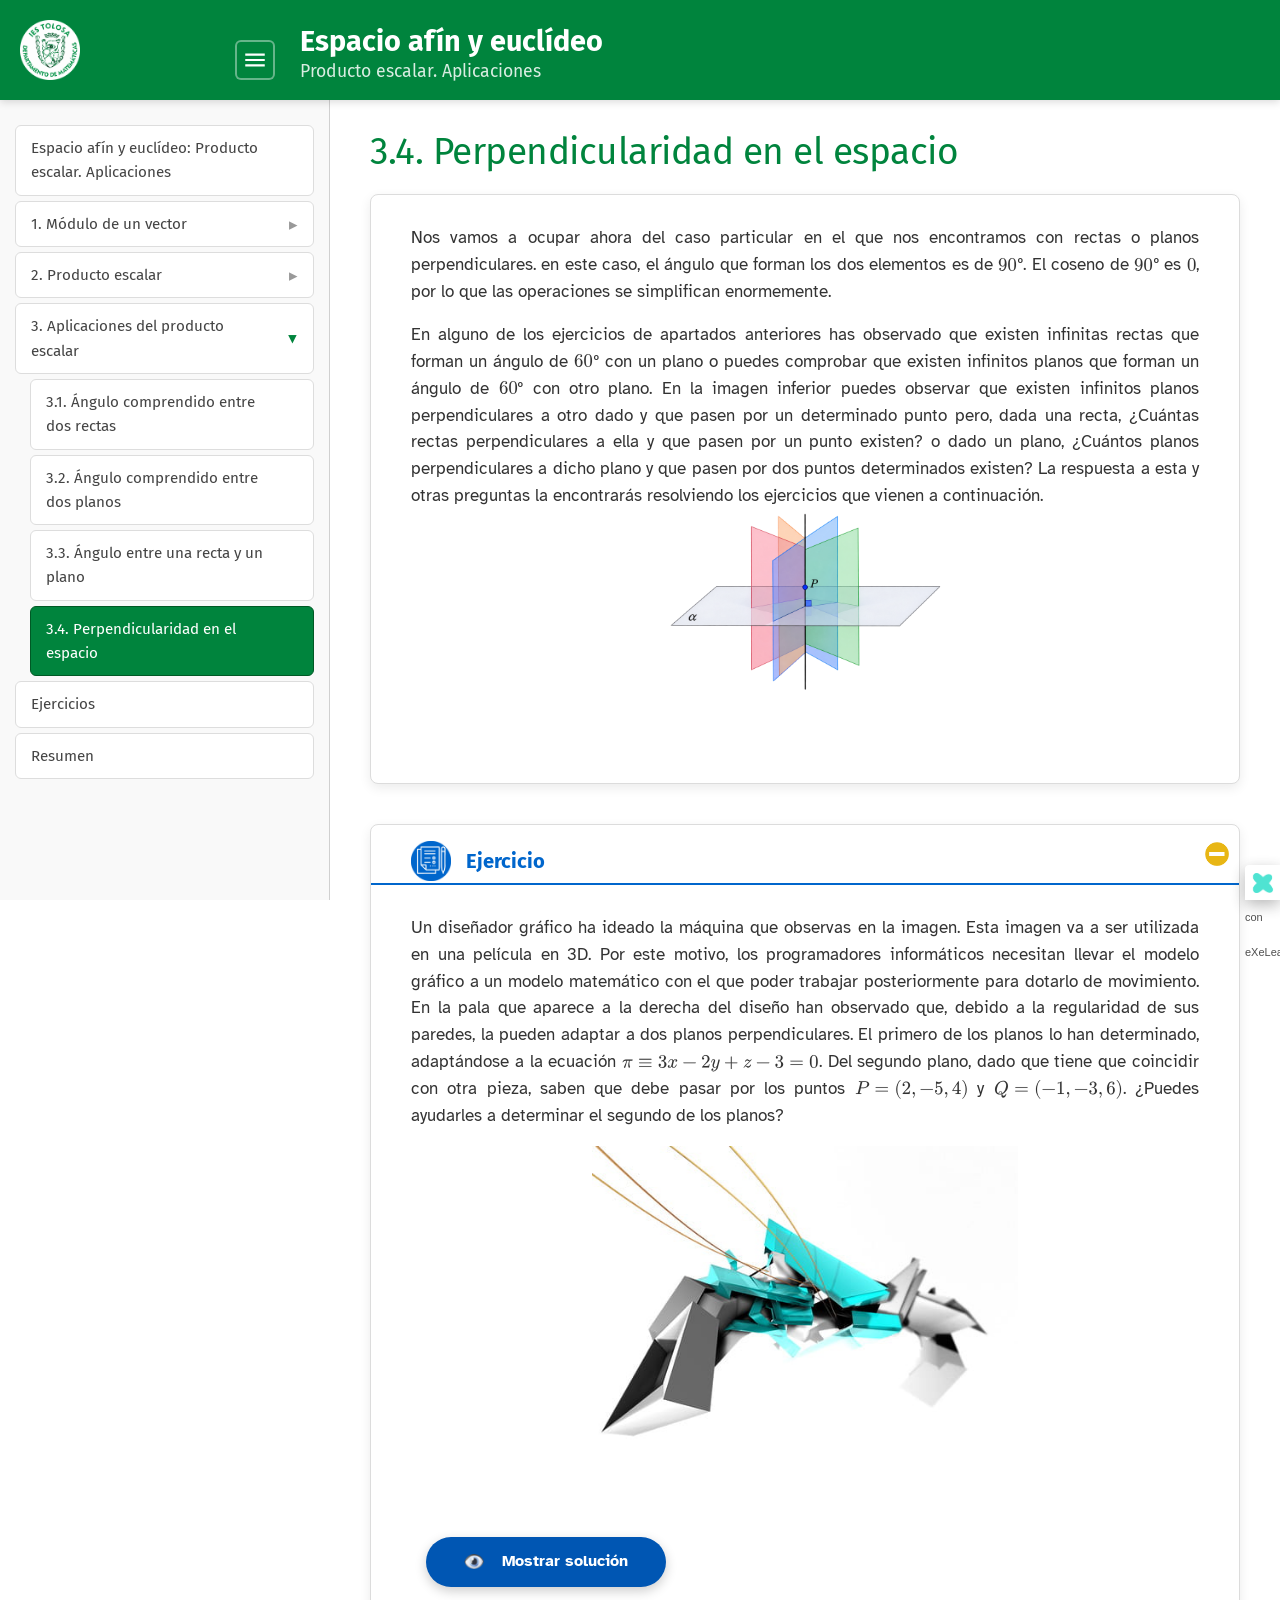
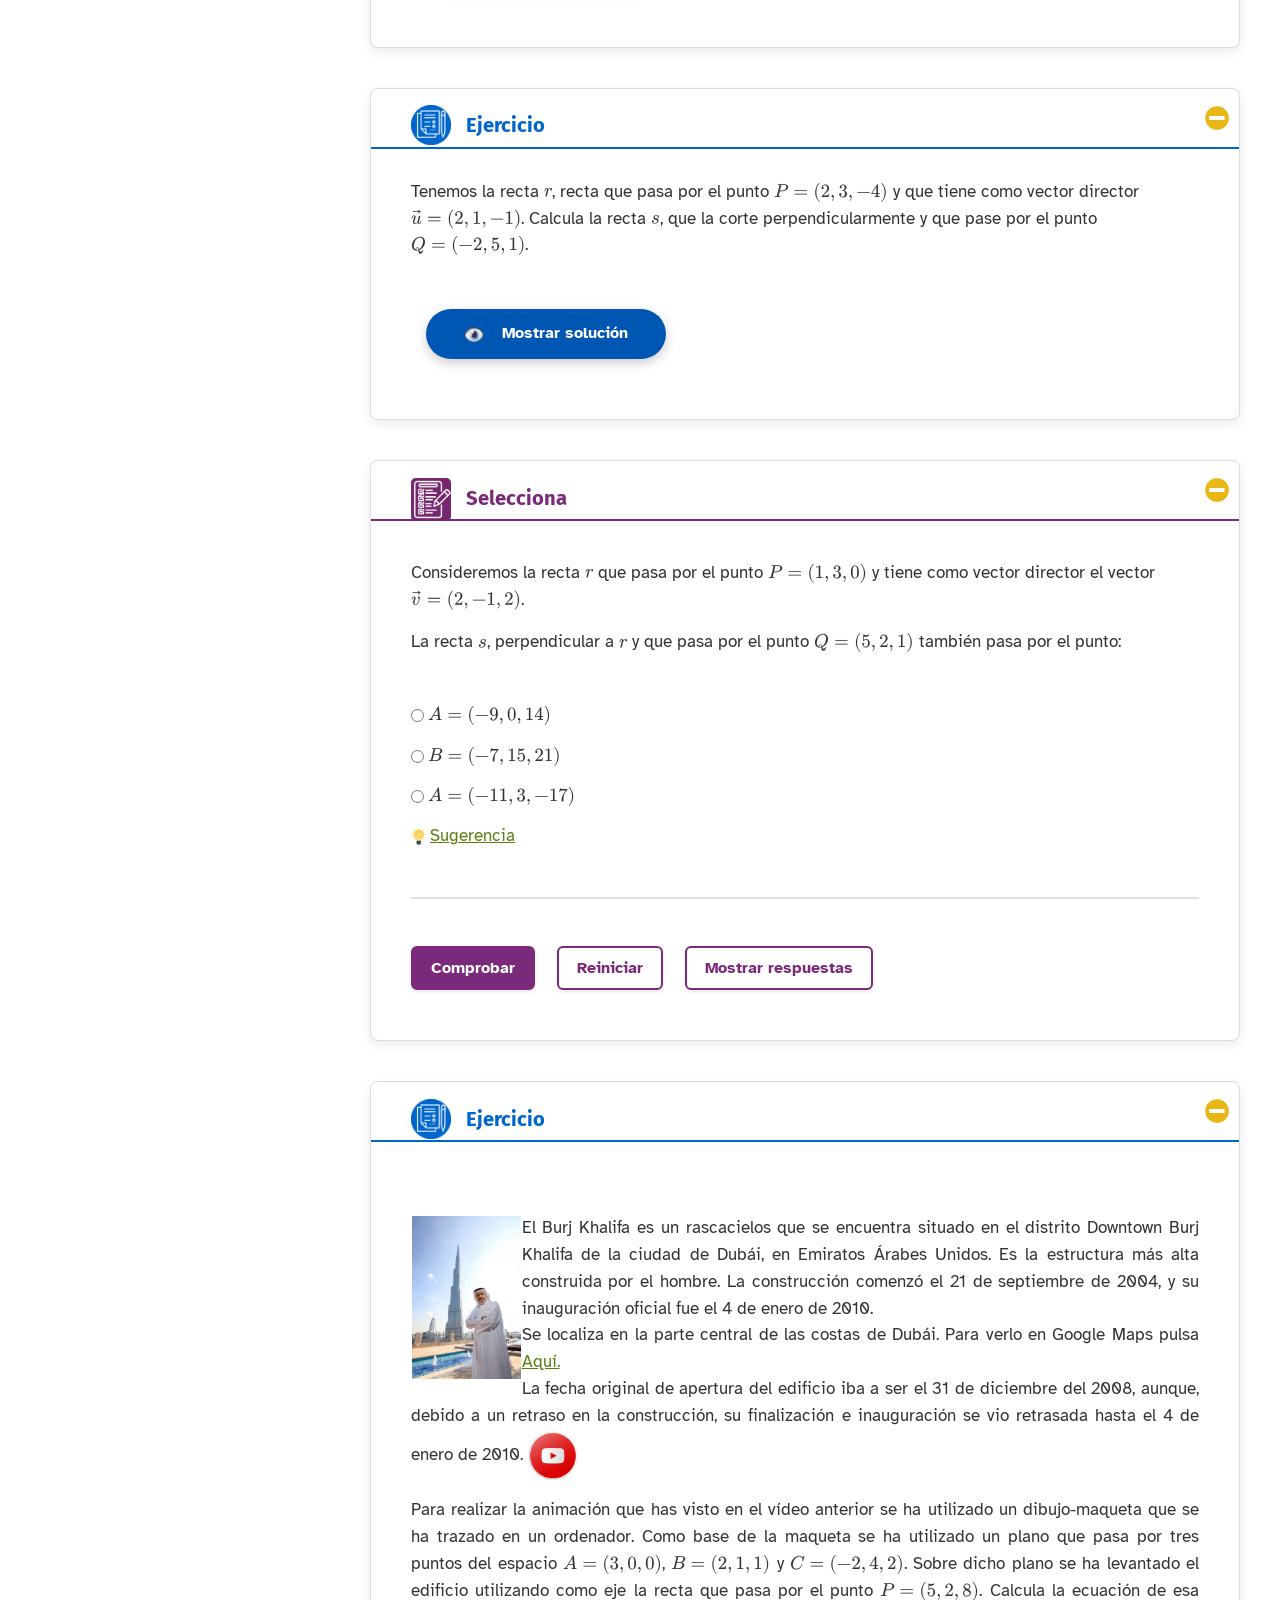
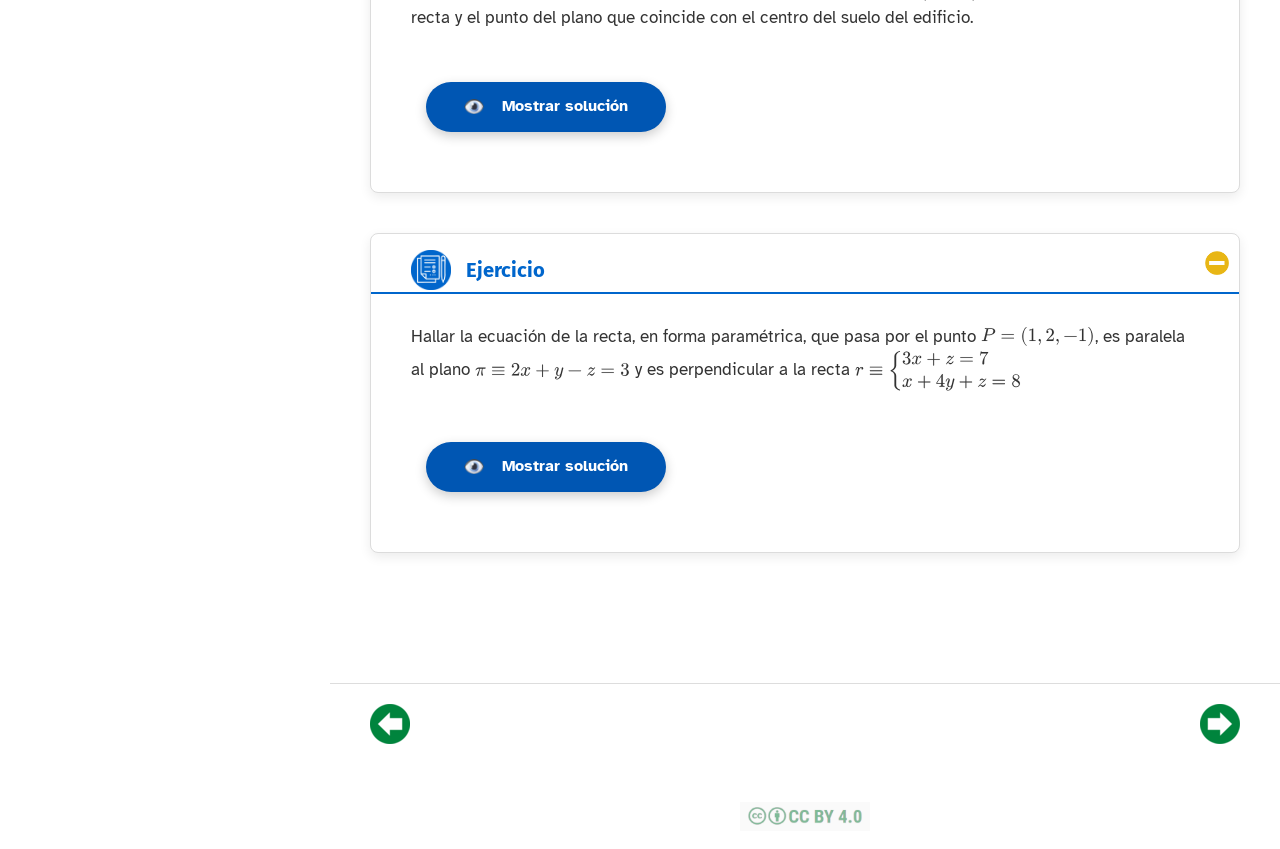
<file: html/34-perpendicularidad-en-el-espacio.html>
<!DOCTYPE html>
<html lang="es" id="exe-page-mvux20lh-6iuknjdvy">
<head>
<meta charset="utf-8">
<meta name="generator" content="eXeLearning v4.0.6">
<meta name="viewport" content="width=device-width, initial-scale=1">
<meta name="exe-pass-score" content="5">
<link rel="license" type="text/html" href="https://creativecommons.org/licenses/by-nc-sa/4.0/">
<title>3.4. Perpendicularidad en el espacio | Espacio afín y euclídeo</title>
<link rel="icon" type="image/x-icon" href="../libs/favicon.ico">
<meta name="description" content="Curso 2º - Enseñanza Bachillerato
Nombre asignatura/materia: Matemáticas II">
<script>document.querySelector("html").classList.add("js");</script><script src="../libs/jquery/jquery.min.js"> </script><script src="../libs/common_i18n.js"> </script><script src="../libs/common.js"> </script><script src="../libs/exe_export.js"> </script><script src="../libs/bootstrap/bootstrap.bundle.min.js"> </script><link rel="stylesheet" href="../libs/bootstrap/bootstrap.min.css">
<script src="../idevices/text/text.js"></script><link rel="stylesheet" href="../idevices/text/text.css">
<script src="../idevices/form/form.js"></script><link rel="stylesheet" href="../idevices/form/form.css">
<link rel="stylesheet" href="../content/css/base.css"><script src="../theme/style.js"> </script><script src="../theme/z-custom-effects.js"> </script><link rel="stylesheet" href="../theme/colores.css"><link rel="stylesheet" href="../theme/comic.css"><link rel="stylesheet" href="../theme/ejercicio.css"><link rel="stylesheet" href="../theme/libreta.css"><link rel="stylesheet" href="../theme/navegacion.css"><link rel="stylesheet" href="../theme/nota-azul.css"><link rel="stylesheet" href="../theme/retroalimentacion.css"><link rel="stylesheet" href="../theme/style.css">
<script src="../libs/exe_math/tex-mml-svg.js"> </script>
</head>
<body class="exe-export exe-web-site">
<script>document.body.className+=" js"</script>
<div class="exe-content exe-export pre-js siteNav-hidden"><a href="#page-mvux20lh-6iuknjdvy" id="skipNav">Skip to content</a> <nav id="siteNav">
<ul>
<li> <a href="../index.html" class="main-node no-ch">Espacio afín y euclídeo: Producto escalar. Aplicaciones</a>
</li>
<li> <a href="../html/1-modulo-de-un-vector-.html" class="daddy">1. Módulo de un vector    </a>
<ul class="other-section">
<li> <a href="../html/11-definicion-y-propiedades.html" class="no-ch">1.1. Definición y propiedades</a>
</li>
<li> <a href="../html/12-vector-unitario-.html" class="no-ch">1.2. Vector unitario </a>
</li>
<li> <a href="../html/13-actividades.html" class="no-ch">1.3. Actividades</a>
</li>
</ul>
</li>
<li> <a href="../html/2-producto-escalar.html" class="daddy">2. Producto escalar</a>
<ul class="other-section">
<li> <a href="../html/21-definicion-general-y-geometrica-.html" class="no-ch">2.1. Definición general y geométrica   </a>
</li>
<li> <a href="../html/22-vectores-ortogonales-y-ortonormales.html" class="no-ch">2.2. Vectores ortogonales y ortonormales</a>
</li>
</ul>
</li>
<li class="current-page-parent"> <a href="../html/3-aplicaciones-del-producto-escalar.html" class="daddy">3. Aplicaciones del producto escalar</a>
<ul class="other-section">
<li> <a href="../html/31-angulo-comprendido-entre-dos-rectas.html" class="no-ch">3.1. Ángulo comprendido entre dos rectas</a>
</li>
<li> <a href="../html/32-angulo-comprendido-entre-dos-planos.html" class="no-ch">3.2. Ángulo comprendido entre dos planos</a>
</li>
<li> <a href="../html/33-angulo-entre-una-recta-y-un-plano.html" class="no-ch">3.3. Ángulo entre una recta y un plano</a>
</li>
<li class="active"> <a href="../html/34-perpendicularidad-en-el-espacio.html" class="active no-ch">3.4. Perpendicularidad en el espacio</a>
</li>
</ul>
</li>
<li> <a href="../html/ejercicios.html" class="no-ch">Ejercicios</a>
</li>
<li> <a href="../html/resumen.html" class="no-ch">Resumen</a>
</li>
</ul>
</nav><main id="page-mvux20lh-6iuknjdvy" class="page"> 
<header class="main-header">
<div class="package-header"><p class="package-title">Espacio afín y euclídeo</p>
<p class="package-subtitle">Producto escalar. Aplicaciones</p></div>
<div class="page-header"><h1 class="page-title">3.4. Perpendicularidad en el espacio</h1></div>
</header><div id="page-content-page-mvux20lh-6iuknjdvy" class="page-content">
<article id="block-mvux20lo-ucpkl94vr" class="box no-header sin-titulo">
<header class="box-head no-icon">
<button class="box-toggle box-toggle-on" title="Toggle content">
<span>Toggle content</span>
</button></header>
<div class="box-content">
<div id="idevice-mvux20lo-ro0dewvct" class="idevice_node text" data-idevice-path="../idevices/text/" data-idevice-type="text" data-idevice-component-type="json" data-idevice-json-data="{&quot;ideviceId&quot;:&quot;idevice-mvux20lo-ro0dewvct&quot;}">
<div class="exe-text-template">
    <p style="text-align: justify;">Nos vamos a ocupar ahora del caso particular en el que nos encontramos con rectas o planos perpendiculares. en este caso, el ángulo que forman los dos elementos es de \(90\)º. El coseno de \(90\)º es \(0\), por lo que las operaciones se simplifican enormemente.</p>
<p style="text-align: justify;">En alguno de los ejercicios de apartados anteriores has observado que existen infinitas rectas que forman un ángulo de \(60\)º con un plano o puedes comprobar que existen infinitos planos que forman un ángulo de \(60\)º con otro plano. En la imagen inferior puedes observar que existen infinitos planos perpendiculares a otro dado y que pasen por un determinado punto pero, dada una recta, ¿Cuántas rectas perpendiculares a ella y que pasen por un punto existen? o dado un plano, ¿Cuántos planos perpendiculares a dicho plano y que pasen por dos puntos determinados existen? La respuesta a esta y otras preguntas la encontrarás resolviendo los ejercicios que vienen a continuación.<img src="../content/resources/familia-de-planos-perpendiculares-a.png" width="35%" alt="" style="display: block; margin-left: auto; margin-right: auto;" /></p>
<p> </p>
</div>
</div>
</div>
</article><article id="block-mvy2rcse-buofpfjyq" class="box caja-azul ejercicio-custom">
<header class="box-head">
<div class="box-icon exe-icon">
<img src="../theme/icons/icon_ejercicioresuelto.png" alt="" style="display:block;object-fit:contain;">
</div>
<h1 class="box-title">Ejercicio</h1>
<button class="box-toggle box-toggle-on" title="Toggle content">
<span>Toggle content</span>
</button></header>
<div class="box-content">
<div id="idevice-1793552348029-k32g7e2oc" class="idevice_node text" data-idevice-path="../idevices/text/" data-idevice-type="text" data-idevice-component-type="json" data-idevice-json-data="{&quot;ideviceId&quot;:&quot;idevice-1793552348029-k32g7e2oc&quot;}">
<div class="exe-text-template">
    <div class="exe-text-activity"><p style="text-align: justify;">Un diseñador gráfico ha ideado la máquina que observas en la imagen. Esta imagen va a ser utilizada en una película en 3D. Por este motivo, los programadores informáticos necesitan llevar el modelo gráfico a un modelo matemático con el que poder trabajar posteriormente para dotarlo de movimiento. En la pala que aparece a la derecha del diseño han observado que, debido a la regularidad de sus paredes, la pueden adaptar a dos planos perpendiculares. El primero de los planos lo han determinado, adaptándose a la ecuación \( \pi \equiv 3x-2y+z-3=0\). Del segundo plano, dado que tiene que coincidir con otra pieza, saben que debe pasar por los puntos \(P=(2,-5,4)\) y \(Q=(-1,-3,6)\). ¿Puedes ayudarles a determinar el segundo de los planos?</p>
<p><img src="../content/resources/desing.jpg" height="341" width="426" style="display: block; margin-left: auto; margin-right: auto;" /></p><div class="iDevice_buttons feedback-button js-required"><input type="button" class="feedbacktooglebutton" value="Mostrar retroalimentación" data-text-a="Mostrar retroalimentación" data-text-b="Mostrar retroalimentación"></div><div class="feedback js-feedback js-hidden" style="display: none;"><p><img src="../content/resources/diagrama-tridimensional-de-planos-y-vectores.jpg" width="50%" alt="" style="display: block; margin-left: auto; margin-right: auto;" /></p>
<!-- Introducción -->
<div style="background-color: #f0f4ff; border-left: 5px solid #000dff; padding: 15px 20px; border-radius: 4px; margin-bottom: 25px; box-shadow: 0 2px 5px rgba(0,0,0,0.05);">
<p style="margin-top: 0; margin-bottom: 0; color: #1e3a8a; font-size: 1.05em;">Para determinar la ecuación de un plano necesitamos dos vectores directores y un punto o bien, el vector normal y un punto. Lo vamos a hacer de las dos formas:</p>
</div>
<!-- Método 1 -->
<h4 style="color: #000899; border-bottom: 2px solid #99aaff; padding-bottom: 8px; margin-top: 0;">1. Con dos vectores directores y un punto</h4>
<div style="background-color: #f8fafc; border: 1px solid #e2e8f0; border-left: 4px solid #2563eb; padding: 15px; border-radius: 0 6px 6px 0; margin-bottom: 25px; color: #1e293b;">
<p style="margin-top: 0;">Dado que el plano que buscamos es perpendicular al plano \(\pi \equiv 3x-2y+z=3\), el vector normal de este plano es un vector director del plano que buscamos. Así, un vector director sería:</p>
<div style="text-align: center; margin-bottom: 15px;">\[ \vec{v} = (3, -2, 1) \]</div>
<p>El otro vector director sería \(\vec{u} = \overrightarrow{PQ} = (-3, 2, 2)\). Luego la ecuación del plano sería:</p>
<div style="text-align: center; margin-bottom: 0; font-size: 1.1em;">\[ \pi' \equiv (x,y,z) = (2,-5,4) + t(3,-2,1) + h(-3,2,2) \]</div>
</div>
<!-- Método 2 -->
<h4 style="color: #000899; border-bottom: 2px solid #99aaff; padding-bottom: 8px; margin-top: 0;">2. Con un vector normal y un punto</h4>
<div style="background-color: #f8fafc; border: 1px solid #e2e8f0; border-left: 4px solid #2563eb; padding: 15px; border-radius: 0 6px 6px 0; margin-bottom: 25px; color: #1e293b;">
<p style="margin-top: 0;">Calculamos el vector normal del plano como producto vectorial de los dos vectores del plano (ya calculados en 1):</p>
<div style="text-align: center; margin-bottom: 15px;">\[ \vec{n} = \vec{u} \times \vec{v} = (2, 3, 0) \]</div>
<p>Luego la ecuación del plano \(ax+by+cz+d=0\) pasa a ser \(2x+3y+d=0\).</p>
<p>Averiguamos \(d\) sustituyendo cualquiera de los dos puntos que conocemos del plano, por ejemplo \(P(2,-5,4)\):</p>
<div style="text-align: center; margin-bottom: 15px;">\[ 2 \cdot 2 + 3 \cdot (-5) + d = 0 \implies 4 - 15 + d = 0 \implies d = 11 \]</div>
<p style="margin-bottom: 0;">Con lo que el plano es <strong>\(\pi' \equiv 2x+3y+11=0\)</strong>.</p>
</div>
<!-- Método alternativo -->
<h4 style="color: #000899; border-bottom: 2px solid #99aaff; padding-bottom: 8px; margin-top: 0;">Método alternativo (Resolución de sistema)</h4>
<div style="background-color: #f8fafc; border: 1px solid #e2e8f0; border-left: 4px solid #2563eb; padding: 15px; border-radius: 0 6px 6px 0; margin-bottom: 15px; color: #1e293b;">
<p style="margin-top: 0;">Otra forma, un poco más larga y con mayor posibilidad de error pero que utiliza directamente los datos es la siguiente:</p>
<p>Si el plano que buscamos tiene la forma \(\pi' \equiv ax+by+cz+d = 0\), dado que es perpendicular al plano \(\pi\), entonces, sus vectores normales forman un ángulo de \(90\)º, es decir:</p>
<div style="text-align: center; margin-bottom: 15px;">\[ (a,b,c) \cdot (3,-2,1) = 0 \implies 3a - 2b + c = 0 \]</div>
<p>Como pasa por el punto \(P\), entonces \(P\) debe verificar la ecuación: \(2a - 5b + 4c + d = 0\)</p>
<p>Como pasa por el punto \(Q\), entonces \(Q\) debe verificar la ecuación: \(-a - 3b + 6c + d = 0\)</p>
<p>Así, despejamos y calculamos resolviendo el sistema:</p>
<div style="overflow-x: auto; margin-bottom: 15px; text-align: center;">\[ \begin{cases} 3a - 2b + c = 0 \\ 2a - 5b + 4c + d = 0 \\ -a - 3b + 6c + d = 0 \end{cases} \implies \begin{cases} c = -3a + 2b \\ 2a - 5b - 12a + 8b + d = 0 \\ -a - 3b - 18a + 12b + d = 0 \end{cases} \implies \begin{cases} c = -3a + 2b \\ -10a + 3b + d = 0 \\ -19a + 9b + d = 0 \end{cases} \] <br />\[ \implies \begin{cases} c = -3a + 2b \\ d = 10a - 3b \\ -19a + 9b + d = 0 \end{cases} \implies \begin{cases} c = -3a + 2b \\ d = 10a - 3b \\ -19a + 9b + 10a - 3b = 0 \end{cases} \implies \begin{cases} c = -3a + 2b \\ d = 10a - 3b \\ -9a + 6b = 0 \implies b = \dfrac{9}{6}a = \dfrac{3}{2}a \end{cases} \] <br />\[ \implies \begin{cases} c = 0 \\ d = \dfrac{11}{2}a \\ b = \dfrac{3}{2}a \end{cases} \quad \text{haciendo } a = 2 \implies \begin{cases} c = 0 \\ d = 11 \\ b = 3 \end{cases} \]</div>
</div>
<!-- Solución final -->
<div style="background-color: #f0f4ff; border: 2px solid #000dff; padding: 15px; border-radius: 8px; font-size: 1.05em; text-align: center; color: #1e3a8a; margin-top: 20px;"><strong>Conclusión:</strong> la ecuación del plano es <strong>\(\pmb{\pi' \equiv 2x + 3y + 11 = 0}\)</strong>.</div></div></div>
</div>
</div>
</div>
</article><article id="block-mvy43rzd-m0n3fblms" class="box caja-azul ejercicio-custom">
<header class="box-head">
<div class="box-icon exe-icon">
<img src="../theme/icons/icon_ejercicioresuelto.png" alt="" style="display:block;object-fit:contain;">
</div>
<h1 class="box-title">Ejercicio</h1>
<button class="box-toggle box-toggle-on" title="Toggle content">
<span>Toggle content</span>
</button></header>
<div class="box-content">
<div id="idevice-1793554607209-nhx37fnai" class="idevice_node text" data-idevice-path="../idevices/text/" data-idevice-type="text" data-idevice-component-type="json" data-idevice-json-data="{&quot;ideviceId&quot;:&quot;idevice-1793554607209-nhx37fnai&quot;}">
<div class="exe-text-template">
    <div class="exe-text-activity"><p>Tenemos la recta \( r \), recta que pasa por el punto \( P = (2, 3, -4) \) y que tiene como vector director \( \vec{u} = (2, 1, -1) \). Calcula la recta \( s \), que la corte perpendicularmente y que pase por el punto \( Q = (-2, 5, 1) \).</p><div class="iDevice_buttons feedback-button js-required"><input type="button" class="feedbacktooglebutton" value="Mostrar retroalimentación" data-text-a="Mostrar retroalimentación" data-text-b="Mostrar retroalimentación"></div><div class="feedback js-feedback js-hidden" style="display: none;"><!-- Enunciado -->
<div style="display: flex; flex-wrap: wrap; gap: 25px; align-items: stretch; justify-content: center; background-color: #f8fafc; border: 1px solid #e2e8f0; border-radius: 12px; padding: 25px; margin-bottom: 25px; box-shadow: 0 4px 12px rgba(0,0,0,0.03);">
<div style="flex: 1 1 340px; display: flex; flex-direction: column; justify-content: center;">
<div style="background-color: #f1f5f9; border-left: 4px solid #64748b; padding: 18px; border-radius: 0 4px 4px 0;">
<p style="margin: 0 0 10px 0; font-weight: bold; color: #334155; font-size: 1.05em;">Para resolver este ejercicio vamos a seguir el siguiente camino:</p>
<ol style="margin: 0; padding-left: 20px; color: #475569;">
<li style="margin-bottom: 8px;">Calculamos la ecuación paramétrica de la recta \( r \).</li>
<li style="margin-bottom: 8px;">Calculamos un punto genérico \( M \) de la recta \( r \).</li>
<li style="margin-bottom: 8px;">Calculamos el vector \( \overrightarrow{QM} \) y le imponemos que sea perpendicular al vector \( \vec{u} \).</li>
<li>La recta que buscamos es la que pasa por el punto \( Q \) y tiene como vector director el vector \( \overrightarrow{QM} \).</li>
</ol>
</div>
</div>
<!-- Columna del Gráfico SVG 3D interactivo y puro -->
<div style="flex: 1 1 300px; max-width: 400px; display: flex; align-items: center; justify-content: center;">
<div style="background: #ffffff; border: 1px solid #cbd5e1; border-radius: 8px; overflow: hidden; box-shadow: 0 2px 8px rgba(0,0,0,0.05); width: 100%; padding: 15px;"><svg viewbox="0 0 200 160" width="100%" height="auto" style="display: block; margin: 0 auto; max-width: 320px;"> <defs> <!-- Plano base para perspectiva isométrica --> <polygon id="plano-base" points="20,110 120,60 180,90 80,140" fill="#000dff" opacity="0.12" stroke="#000899" stroke-width="0.5"></polygon> <marker id="arrow-green" viewbox="0 0 10 10" refx="6" refy="5" markerwidth="5" markerheight="5" orient="auto-start-reverse"> <path d="M 0 1.5 L 10 5 L 0 8.5 z" fill="#15803d"></path> </marker> <marker id="arrow-blue" viewbox="0 0 10 10" refx="6" refy="5" markerwidth="5" markerheight="5" orient="auto-start-reverse"> <path d="M 0 1.5 L 10 5 L 0 8.5 z" fill="#0284c7"></path> </marker> </defs> <!-- Dibujar plano base --> <use href="#plano-base"></use> <!-- Recta r (Vertical, atravesando el plano en M) --> <line x1="100" y1="10" x2="100" y2="150" stroke="#ea580c" stroke-width="2.5"></line> <text x="106" y="25" font-family="sans-serif" font-size="10" fill="#ea580c" font-weight="bold">r</text> <!-- Punto P sobre recta r --> <circle cx="100" cy="45" r="3" fill="#1e293b"></circle> <text x="86" y="48" font-family="sans-serif" font-size="10" fill="#1e293b" font-weight="bold">P</text> <!-- Vector u de la recta r (Verde) --> <line x1="100" y1="45" x2="100" y2="80" stroke="#15803d" stroke-width="2" marker-end="url(#arrow-green)"></line> <g transform="translate(108, 65)"> <text x="0" y="5" font-family="sans-serif" font-size="10" fill="#15803d" font-weight="bold">u</text> <path d="M 0,-4 L 6,-4 L 3,-6" fill="none" stroke="#15803d" stroke-width="0.8"></path> </g> <!-- Recta s perpendicular (cruzando el plano horizontalmente) --> <line x1="30" y1="119" x2="170" y2="91" stroke="#dc2626" stroke-width="2.5"></line> <text x="30" y="132" font-family="sans-serif" font-size="10" fill="#dc2626" font-weight="bold">s</text> <!-- Punto M (Intersección en r) --> <circle cx="100" cy="105" r="3" fill="#1e293b"></circle> <text x="86" y="117" font-family="sans-serif" font-size="10" fill="#1e293b" font-weight="bold">M</text> <!-- Punto Q (Exterior, sobre s) --> <circle cx="150" cy="95" r="3" fill="#1e293b"></circle> <text x="156" y="93" font-family="sans-serif" font-size="10" fill="#1e293b" font-weight="bold">Q</text> <!-- Vector QM (Desde Q hacia M - Azul) --> <line x1="150" y1="95" x2="106" y2="103.8" stroke="#0284c7" stroke-width="2" marker-end="url(#arrow-blue)"></line> <g transform="translate(118, 88)"> <text x="0" y="5" font-family="sans-serif" font-size="10" fill="#0284c7" font-weight="bold">QM</text> <path d="M 0,-4 L 16,-4 L 13,-6" fill="none" stroke="#0284c7" stroke-width="0.8"></path> </g> <!-- Marca de perpendicularidad --> <path d="M 100,97 L 108,95.4 L 108,103.4" fill="none" stroke="#1e293b" stroke-width="1.5" stroke-linejoin="round"></path> </svg>
<div style="text-align: center; margin-top: 8px; font-size: 0.85em; color: #64748b;">Esquema de las rectas \(r\) y \(s\)</div>
</div>
</div>
</div>
<!-- Resolución paso a paso (Visible por defecto, sin ocultar) -->
<div style="background-color: #f8fafc; border: 1px solid #e2e8f0; border-left: 4px solid #000dff; padding: 25px; border-radius: 0 6px 6px 0; color: #1e293b;">
<div style="margin-bottom: 25px;">
<h5 style="color: #000899; font-size: 1.05em; margin: 0 0 10px 0;">1. Ecuación paramétrica de \( r \):</h5>
<p style="margin-bottom: 10px; margin-top: 0;">Recta que pasa por el punto \( P = (2, 3, -4) \) y tiene como vector director \( \vec{u} = (2, 1, -1) \). La ecuación de la recta es:</p>
<div style="text-align: center; margin-bottom: 0;">\[ r \equiv \begin{cases} x = 2 + 2\lambda \\ y = 3 + \lambda \\ z = -4 - \lambda \end{cases} \]</div>
</div>
<!-- Paso 2 -->
<div style="margin-bottom: 25px;">
<h5 style="color: #000899; font-size: 1.05em; margin: 0 0 10px 0;">2. Punto genérico \( M \):</h5>
<p style="margin-bottom: 0; margin-top: 0;">Un punto genérico de la recta sería: <strong>\( M = (2 + 2\lambda, 3 + \lambda, -4 - \lambda) \)</strong>.</p>
</div>
<!-- Paso 3 -->
<div style="margin-bottom: 25px;">
<h5 style="color: #000899; font-size: 1.05em; margin: 0 0 10px 0;">3. Perpendicularidad del vector \( \overrightarrow{QM} \):</h5>
<p style="margin-bottom: 10px; margin-top: 0;">El vector \( \overrightarrow{QM} \) se calcula restando las coordenadas de \( Q(-2, 5, 1) \) a las de \( M \):</p>
<div style="text-align: center; margin-bottom: 15px;">\[ \overrightarrow{QM} = (2 + 2\lambda - (-2), 3 + \lambda - 5, -4 - \lambda - 1) = (4 + 2\lambda, -2 + \lambda, -5 - \lambda) \]</div>
<p style="margin-bottom: 10px;">Ahora debemos imponer que sea perpendicular al vector \( \vec{u} \), o lo que es lo mismo, que su producto escalar sea cero (\( \overrightarrow{QM} \bullet \vec{u} = 0 \)):</p>
<div style="text-align: center; margin-bottom: 15px;">\[ (4 + 2\lambda, -2 + \lambda, -5 - \lambda) \cdot (2, 1, -1) = 0 \] \[ 2(4 + 2\lambda) + 1(-2 + \lambda) - 1(-5 - \lambda) = 0 \] \[ 8 + 4\lambda - 2 + \lambda + 5 + \lambda = 0 \] \[ 6\lambda + 11 = 0 \implies 6\lambda = -11 \implies \lambda = -\dfrac{11}{6} \]</div>
<p style="margin-bottom: 10px;">Por tanto, sustituyendo \( \lambda \), calculamos el vector director de la recta \( s \):</p>
<div style="overflow-x: auto; text-align: center; margin-bottom: 15px;">\[ \overrightarrow{QM} = \left( 4 + 2\left(-\dfrac{11}{6}\right), -2 + \left(-\dfrac{11}{6}\right), -5 - \left(-\dfrac{11}{6}\right) \right) = \left( \dfrac{24-22}{6}, \dfrac{-12-11}{6}, \dfrac{-30+11}{6} \right) = \left( \dfrac{2}{6}, -\dfrac{23}{6}, -\dfrac{19}{6} \right) = \left( \dfrac{1}{3}, -\dfrac{23}{6}, -\dfrac{19}{6} \right) \]</div>
<p style="margin-bottom: 0;">Así, un vector director de la recta \( s \) sería el vector \( \overrightarrow{QM} \).</p>
</div>
<!-- Paso 4 -->
<div style="margin-bottom: 0;">
<h5 style="color: #000899; font-size: 1.05em; margin: 0 0 10px 0;">4. Ecuación de la recta buscada:</h5>
<p style="margin-bottom: 10px; margin-top: 0;">La recta \( s \) que buscamos pasa por el punto \( Q(-2, 5, 1) \) y tiene como vector director el vector \( \overrightarrow{QM} \). Su ecuación continua es:</p>
<div style="text-align: center; margin-bottom: 0;">\[ s \equiv \dfrac{x+2}{1/3} = \dfrac{y-5}{-23/6} = \dfrac{z-1}{-19/6} \implies \text{(multiplicando por 6)} \implies s \equiv \dfrac{x+2}{2} = \dfrac{y-5}{-23} = \dfrac{z-1}{-19} \]</div>
</div>
</div>
<div style="background-color: #f0f4ff; border: 2px solid #000dff; padding: 15px; border-radius: 8px; font-size: 1.05em; text-align: center; color: #1e3a8a; margin-top: 20px;"><strong>Solución: \(\pmb{s \equiv \dfrac{x+2}{2} = \dfrac{y-5}{-23} = \dfrac{z-1}{-19}}\)</strong></div>
<p><br /></p></div></div>
</div>
</div>
</div>
</article><article id="block-mvux20lp-gsuzbibry" class="box caja-morada boton-morado">
<header class="box-head">
<div class="box-icon exe-icon">
<img src="../theme/icons/icon_formulario.png" alt="" style="display:block;object-fit:contain;">
</div>
<h1 class="box-title">Selecciona</h1>
<button class="box-toggle box-toggle-on" title="Toggle content">
<span>Toggle content</span>
</button></header>
<div class="box-content">
<div id="idevice-mvux20lp-asvhfu270" class="idevice_node form" data-idevice-path="../idevices/form/" data-idevice-type="form" data-idevice-component-type="json" data-idevice-json-data="{&quot;ideviceId&quot;:&quot;idevice-mvux20lp-asvhfu270&quot;,&quot;evaluation&quot;:false,&quot;evaluationID&quot;:&quot;&quot;,&quot;passScoreMode&quot;:&quot;global&quot;,&quot;passScoreCustom&quot;:5,&quot;repeatActivity&quot;:true,&quot;isScorm&quot;:0,&quot;textButtonScorm&quot;:&quot;Guardar la puntuación&quot;,&quot;weighted&quot;:100,&quot;msgs&quot;:{&quot;msgScoreScorm&quot;:&quot;La puntuación no se puede guardar porque esta página no forma parte  de un paquete SCORM.&quot;,&quot;msgYouScore&quot;:&quot;Tu puntuación es&quot;,&quot;msgEndGameScore&quot;:&quot;Comience la partida antes de guardar la puntuación.&quot;,&quot;msgScore&quot;:&quot;Puntuación&quot;,&quot;msgWeight&quot;:&quot;Peso&quot;,&quot;msgYouLastScore&quot;:&quot;La última puntuación guardada es&quot;,&quot;msgOnlySaveScore&quot;:&quot;¡Solo puede guardar la puntuación una vez!&quot;,&quot;msgOnlySave&quot;:&quot;Solo puede guardar una vez&quot;,&quot;msgOnlySaveAuto&quot;:&quot;Su puntuación se guardará después de cada pregunta. Solo puede jugar una vez.&quot;,&quot;msgSaveAuto&quot;:&quot;Su puntuación se guardará automáticamente después de cada pregunta.&quot;,&quot;msgSeveralScore&quot;:&quot;Puede guardar la puntuación tantas veces como quiera&quot;,&quot;msgPlaySeveralTimes&quot;:&quot;Puede realizar esta actividad cuantas veces quiera&quot;,&quot;msgActityComply&quot;:&quot;Ya ha realizado esta actividad.&quot;,&quot;msgUncompletedActivity&quot;:&quot;Actividad no completada&quot;,&quot;msgSuccessfulActivity&quot;:&quot;Actividad superada. Puntuación: %s&quot;,&quot;msgUnsuccessfulActivity&quot;:&quot;Actividad no superada. Puntuación: %s&quot;,&quot;msgPassScore&quot;:&quot;Puntuación mínima necesaria para aprobar esta actividad: %s&quot;,&quot;msgTypeGame&quot;:&quot;Formulario&quot;,&quot;msgStartGame&quot;:&quot;Pulsa aquí para empezar&quot;,&quot;msgTime&quot;:&quot;Tiempo por pregunta&quot;,&quot;msgSaveScore&quot;:&quot;Guardar la puntuación&quot;,&quot;msgResult&quot;:&quot;Resultado&quot;,&quot;msgCheck&quot;:&quot;Comprobar&quot;,&quot;msgReset&quot;:&quot;Reiniciar&quot;,&quot;msgShowAnswers&quot;:&quot;Mostrar respuestas&quot;,&quot;msgTestResultPass&quot;:&quot;¡Felicidades! Has pasado la prueba&quot;,&quot;msgTestResultNotPass&quot;:&quot;Lo siento. Has fallado la prueba&quot;,&quot;msgTrueFalseHelp&quot;:&quot;Di si la afirmación es verdadera o falsa&quot;,&quot;msgDropdownHelp&quot;:&quot;Elige la respuesta correcta entre las opciones propuestas&quot;,&quot;msgFillHelp&quot;:&quot;Rellena los espacios en blanco con la palabra apropiada&quot;,&quot;msgSingleSelectionHelp&quot;:&quot;Opción múltiple con solo una respuesta correcta&quot;,&quot;msgMultipleSelectionHelp&quot;:&quot;Opción múltiple con varias respuestas correctas&quot;,&quot;msgPlayStart&quot;:&quot;Pulsa aquí para empezar&quot;,&quot;msgTrue&quot;:&quot;Verdadero&quot;,&quot;msgFalse&quot;:&quot;Falso&quot;,&quot;msgNext&quot;:&quot;Siguiente&quot;,&quot;msgPrevious&quot;:&quot;Anterior&quot;,&quot;msgSuggestion&quot;:&quot;Sugerencia&quot;,&quot;msgOk&quot;:&quot;Correcto&quot;,&quot;msgKO&quot;:&quot;Incorrecto&quot;,&quot;msgHide&quot;:&quot;Ocultar&quot;},&quot;id&quot;:&quot;idevice-mvux20lp-asvhfu270&quot;,&quot;questionsRandom&quot;:false,&quot;percentageQuestions&quot;:&quot;100&quot;,&quot;time&quot;:&quot;0&quot;,&quot;eXeFormInstructions&quot;:&quot;&lt;p&gt;Consideremos la recta \\(r\\) que pasa por el punto \\(P=(1,3,0)\\) y tiene como vector director el vector \\(\\vec{v}=(2,-1,2)\\).&lt;/p&gt;\n&lt;p&gt;La recta \\(s\\), perpendicular a \\(r\\) y que pasa por el punto \\(Q=(5,2,1)\\) también pasa por el punto:&lt;/p&gt;&quot;,&quot;questionsData&quot;:[{&quot;id&quot;:&quot;1793560673717-A1RF3&quot;,&quot;activityType&quot;:&quot;selection&quot;,&quot;baseText&quot;:&quot;&quot;,&quot;feedbackRight&quot;:&quot;&quot;,&quot;feedbackWrong&quot;:&quot;&quot;,&quot;suggestion&quot;:&quot;Calcula la ecuación de la recta \\(s\\)  y comprueba el punto que la verifica de entre los tres que se proponen.&quot;,&quot;wrongAnswersValue&quot;:&quot;&quot;,&quot;selectionType&quot;:&quot;single&quot;,&quot;answers&quot;:[{&quot;0&quot;:true,&quot;1&quot;:&quot;\\(A=(-9,0,14)\\)&quot;},{&quot;0&quot;:false,&quot;1&quot;:&quot;\\(B=(-7,15,21)\\)&quot;},{&quot;0&quot;:false,&quot;1&quot;:&quot;\\(A=(-11,3,-17)\\)&quot;}],&quot;answer&quot;:&quot;1&quot;,&quot;capitalization&quot;:false,&quot;strict&quot;:false,&quot;order&quot;:0,&quot;customScore&quot;:1,&quot;time&quot;:0}],&quot;addBtnAnswers&quot;:true,&quot;eXeIdeviceTextAfter&quot;:&quot;&quot;,&quot;showSlider&quot;:false}" data-idevice-template="form.html">
<div class="exe-form-container">
  <div class="game-evaluation-ids js-hidden" data-id="idevice-mvux20lp-asvhfu270" data-evaluationb="false" data-evaluationid=""></div>
            <div id="frmMainContainer-idevice-mvux20lp-asvhfu270" class="form-IDevice" data-id="idevice-mvux20lp-asvhfu270">
                <div class="form-Data js-hidden">{}</div>
                <div class="form-instructions"><p>Consideremos la recta \(r\) que pasa por el punto \(P=(1,3,0)\) y tiene como vector director el vector \(\vec{v}=(2,-1,2)\).</p>
<p>La recta \(s\), perpendicular a \(r\) y que pasa por el punto \(Q=(5,2,1)\) también pasa por el punto:</p></div>
                <div class="FRMP-GameScoreBoard" style="display:none;">
                    <div>
                        <strong><span class="sr-av">Tiempo por pregunta:</span></strong>
                        <span id="frmPTime-idevice-mvux20lp-asvhfu270">00:00</span>
                    </div>
                </div>
                <div class="FRMP-StartGame" id="frmStartGameDiv-idevice-mvux20lp-asvhfu270" style="display:none;">
                      <button  id="frmStartGame-idevice-mvux20lp-asvhfu270" type="button" class="btn btn-primary">Pulsa aquí para empezar</button>
                </div>
                <div class="form-body" id="frmBody-idevice-mvux20lp-asvhfu270" style="display:block;">
                    <div class="FRMP-Questions">
                        <div id="form-questions-idevice-mvux20lp-asvhfu270" > </div>
                        <div id="frmCover-idevice-mvux20lp-asvhfu270" class="FRMP-Cover"> </div>
                    </div>
                    <div id="resultsContainer-idevice-mvux20lp-asvhfu270" class="form-results-container inline">
                        <div id="form-score-idevice-mvux20lp-asvhfu270" class="score-text">Puntuación.</div>
                        <div id="form-result-test-idevice-mvux20lp-asvhfu270" class="score-text phrase-score"></div>
                    </div>
                    <div class="form-buttons-container inline">
                        <input id="form-button-check-idevice-mvux20lp-asvhfu270" class="btn btn-primary" type="button" value="Comprobar"
                            data-id="idevice-mvux20lp-asvhfu270" />
                        <input id="form-button-reset-idevice-mvux20lp-asvhfu270" type="button" value="Reiniciar"
                            data-id="idevice-mvux20lp-asvhfu270" class="btn btn-primary"  style="display:none" />
                        <input id="form-button-show-answers-idevice-mvux20lp-asvhfu270" class="btn btn-primary" type="button" value="Mostrar respuestas"
                            data-id="idevice-mvux20lp-asvhfu270" style="display: " />

                    </div>
                </div>
                <div class="Games-BottonContainer d-flex align-items-center justify-content-end mx-auto p-0 w-100"></div>
                
            </div>
            <div class="questionsMedia" style="display:none"></div>
            
</div>
</div>
</div>
</article><article id="block-mvy5h5lr-3yzl3j1sc" class="box caja-azul ejercicio-custom">
<header class="box-head">
<div class="box-icon exe-icon">
<img src="../theme/icons/icon_ejercicioresuelto.png" alt="" style="display:block;object-fit:contain;">
</div>
<h1 class="box-title">Ejercicio</h1>
<button class="box-toggle box-toggle-on" title="Toggle content">
<span>Toggle content</span>
</button></header>
<div class="box-content">
<div id="idevice-1793556911006-axboztzdf" class="idevice_node text" data-idevice-path="../idevices/text/" data-idevice-type="text" data-idevice-component-type="json" data-idevice-json-data="{&quot;ideviceId&quot;:&quot;idevice-1793556911006-axboztzdf&quot;}">
<div class="exe-text-template">
    <div class="exe-text-activity"><p style="text-align: justify;"><br /></p>
<table border="0" style="width: 14.0306%; float: left;">
<tbody>
<tr>
<td style="width: 100%;"><img src="../content/resources/burj.jpg" width="168" height="252" alt="" /></td>
</tr>
</tbody>
</table>
<p style="text-align: justify;">El Burj Khalifa es un rascacielos que se encuentra situado en el distrito Downtown Burj Khalifa de la ciudad de Dubái, en Emiratos Árabes Unidos. Es la estructura más alta construida por el hombre. La construcción comenzó el 21 de septiembre de 2004, y su inauguración oficial fue el 4 de enero de 2010.<br title="" />Se localiza en la parte central de las costas de Dubái. Para verlo en Google Maps pulsa <a href="https://www.google.es/maps/place/Burj+Khalifa/@25.1963979,55.272071,17z/data=!4m14!1m7!3m6!1s0x3e5f43348a67e24b:0xff45e502e1ceb7e2!2sBurj+Khalifa!8m2!3d25.197197!4d55.2743764!16zL20vMDNjbjB2!3m5!1s0x3e5f43348a67e24b:0xff45e502e1ceb7e2!8m2!3d25.197197!4d55.2743764!16zL20vMDNjbjB2?hl=es&amp;entry=ttu&amp;g_ep=EgoyMDI2MTAyOC4wIKXMDSoASAFQAw%3D%3D">Aquí.</a><br />La fecha original de apertura del edificio iba a ser el 31 de diciembre del 2008, aunque, debido a un retraso en la construcción, su finalización e inauguración se vio retrasada hasta el 4 de enero de 2010. <a href="https://youtu.be/yNfpwdLVZ4c?si=aXmJ9dc6KgUpwff_&amp;t=12" title=""><img src="../content/resources/yutube.png" width="50" height="51" alt="" /></a></p>
<p style="text-align: justify;">Para realizar la animación que has visto en el vídeo anterior se ha utilizado un dibujo-maqueta que se ha trazado en un ordenador. Como base de la maqueta se ha utilizado un plano que pasa por tres puntos del espacio \(A=(3,0,0)\), \(B=(2,1,1)\) y \(C=(-2,4,2)\). Sobre dicho plano se ha levantado el edificio utilizando como eje la recta que pasa por el punto \(P=(5,2,8)\). Calcula la ecuación de esa recta y el punto del plano que coincide con el centro del suelo del edificio.</p><div class="iDevice_buttons feedback-button js-required"><input type="button" class="feedbacktooglebutton" value="Mostrar retroalimentación" data-text-a="Mostrar retroalimentación" data-text-b="Mostrar retroalimentación"></div><div class="feedback js-feedback js-hidden" style="display: none;"><!-- Enunciado y Resumen -->
<div style="display: flex; flex-wrap: wrap; gap: 25px; align-items: stretch; justify-content: center; background-color: #f8fafc; border: 1px solid #e2e8f0; border-radius: 12px; padding: 25px; margin-bottom: 25px; box-shadow: 0 4px 12px rgba(0,0,0,0.03);"><!-- Columna de Texto explicativo -->
<div style="flex: 1 1 340px; display: flex; flex-direction: column; gap: 15px;">
<div>
<p><br /></p>
</div>
<div style="background-color: #f1f5f9; border-left: 4px solid #64748b; padding: 15px; border-radius: 0 4px 4px 0;">
<p><strong><span style="color: #0066cc;">Para resolver este ejercicio vamos a seguir el siguiente camino:</span></strong></p>
<ol style="margin: 0; padding-left: 20px; color: #475569;">
<li style="margin-bottom: 8px;">Calculamos la ecuación del <strong>plano \(\pmb{\pi}\)</strong> que pasa por los tres puntos base \(A\), \(B\) y \(C\).</li>
<li style="margin-bottom: 8px;">Calculamos la ecuación de la <strong>recta \(\pmb{r}\)</strong>, que es perpendicular al plano \(\pi\) y pasa por el punto superior de la torre \(P(5,2,8)\).</li>
<li>Hallamos el punto de corte \(Q\) (centro del edificio en el suelo) resolviendo el sistema entre la recta \(r\) y el plano \(\pi\).</li>
</ol>
</div>
</div>
<!-- Columna del Gráfico SVG 3D interactivo -->
<div style="flex: 1 1 300px; max-width: 400px; display: flex; align-items: center; justify-content: center;">
<div style="background: #ffffff; border: 1px solid #cbd5e1; border-radius: 8px; overflow: hidden; box-shadow: 0 2px 8px rgba(0,0,0,0.05); width: 100%; padding: 15px;"><svg viewbox="0 0 200 180" width="100%" height="auto" style="display: block; margin: 0 auto;"> <defs> <!-- Plano base para efecto 3D --> <polygon id="plano-base" points="20,130 120,80 190,110 90,160" fill="#000dff" opacity="0.15" stroke="#000899" stroke-width="0.5"></polygon> <marker id="arrow-blue" viewbox="0 0 10 10" refx="6" refy="5" markerwidth="4" markerheight="4" orient="auto-start-reverse"> <path d="M 0 1.5 L 10 5 L 0 8.5 z" fill="#0284c7"></path> </marker> <marker id="arrow-dark" viewbox="0 0 10 10" refx="6" refy="5" markerwidth="4" markerheight="4" orient="auto-start-reverse"> <path d="M 0 1.5 L 10 5 L 0 8.5 z" fill="#1e293b"></path> </marker> </defs> <!-- Dibujar plano base --> <use href="#plano-base"></use> <text x="175" y="115" font-family="sans-serif" font-size="10" fill="#000899" font-weight="bold">π</text> <!-- Puntos A, B, C en el plano --> <circle cx="50" cy="120" r="2.5" fill="#1e293b"></circle> <text x="35" y="125" font-family="sans-serif" font-size="8" fill="#1e293b" font-weight="bold">A</text> <circle cx="90" cy="95" r="2.5" fill="#1e293b"></circle> <text x="80" y="90" font-family="sans-serif" font-size="8" fill="#1e293b" font-weight="bold">B</text> <circle cx="140" cy="135" r="2.5" fill="#1e293b"></circle> <text x="145" y="140" font-family="sans-serif" font-size="8" fill="#1e293b" font-weight="bold">C</text> <!-- Vectores directores AB y AC (Grises) --> <line x1="50" y1="120" x2="88" y2="96" stroke="#64748b" stroke-width="1.5" marker-end="url(#arrow-dark)"></line> <line x1="50" y1="120" x2="137" y2="134" stroke="#64748b" stroke-width="1.5" marker-end="url(#arrow-dark)"></line> <!-- Vector normal n_pi desde A --> <line x1="50" y1="120" x2="50" y2="70" stroke="#0284c7" stroke-width="2" marker-end="url(#arrow-blue)"></line> <text x="55" y="75" font-family="sans-serif" font-size="9" fill="#0284c7" font-weight="bold">nπ</text> <!-- Recta r (Torre) vertical --> <!-- Tramo por debajo del plano (punteado) --> <line x1="110" y1="120" x2="110" y2="170" stroke="#ea580c" stroke-width="2" stroke-dasharray="3,3"></line> <!-- Tramo visible de la recta (rojo/naranja) --> <line x1="110" y1="20" x2="110" y2="120" stroke="#ea580c" stroke-width="2.5"></line> <text x="115" y="30" font-family="sans-serif" font-size="10" fill="#ea580c" font-weight="bold">r</text> <!-- Punto P (cima de la torre) --> <circle cx="110" cy="40" r="3" fill="#1e293b"></circle> <text x="95" y="43" font-family="sans-serif" font-size="9" fill="#1e293b" font-weight="bold">P</text> <!-- Punto Q (Intersección con el plano) --> <circle cx="110" cy="120" r="3" fill="#dc2626"></circle> <text x="95" y="115" font-family="sans-serif" font-size="9" fill="#dc2626" font-weight="bold">Q</text> <!-- Marca de perpendicularidad en Q --> <path d="M 110,113 L 117,110 L 117,117" fill="none" stroke="#1e293b" stroke-width="1.2" stroke-linejoin="round"></path> </svg>
<div style="text-align: center; margin-top: 8px; font-size: 0.85em; color: #64748b;">Esquema geométrico del problema</div>
</div>
</div>
</div>
<!-- Resolución paso a paso visible -->
<div style="background-color: #f8fafc; border: 1px solid #e2e8f0; border-left: 4px solid #000dff; padding: 25px; border-radius: 0 6px 6px 0; color: #1e293b;">
<div style="margin-bottom: 25px;">
<h5 style="color: #000899; font-size: 1.05em; margin: 0 0 10px 0;"><span style="color: #0066cc;">1. Ecuación del plano base</span></h5>
<p style="margin-bottom: 10px; margin-top: 0;">Lo primero que debes hacer es calcular la ecuación del plano que pasa por los tres puntos. Para obtener la ecuación de un plano necesitamos un punto, en este caso \(A=(3,0,0)\), y dos vectores directores: \(\overrightarrow{AB}=(-1,1,1)\) y \(\overrightarrow{AC}=(-5,4,2)\).</p>
<p style="margin-bottom: 10px;">Si el plano que buscamos tiene la forma \(\pi \equiv ax+by+cz+d=0\), su vector normal \(\overrightarrow{n_{\pi}}=(a,b,c)\) es perpendicular a los vectores directores, por tanto su producto escalar es cero:</p>
<div style="text-align: center; margin-bottom: 15px;">\[ \overrightarrow{AB} \bullet \overrightarrow{n_{\pi}} = (-1,1,1)(a,b,c) = 0 \implies -a+b+c=0 \] \[ \overrightarrow{AC} \bullet \overrightarrow{n_{\pi}} = (-5,4,2)(a,b,c) = 0 \implies -5a+4b+2c=0 \]</div>
<p style="margin-bottom: 10px;">Resolviendo el sistema de ecuaciones (Compatible Indeterminado ya que el número de vectores perpendiculares a dos dados es infinito):</p>
<div style="text-align: center; margin-bottom: 15px;">\[ \begin{cases} -a+b+c=0 \\ -5a+4b+2c=0 \end{cases} \implies \begin{cases} b=a-c \\ -5a+4(a-c)+2c=0 \end{cases} \]</div>
<p style="margin-bottom: 10px;">Sustituyendo en la segunda ecuación y operando:</p>
<div style="text-align: center; margin-bottom: 15px;">\[ -5a+4a-4c+2c=0 \implies -a-2c=0 \implies a=-2c \]</div>
<p style="margin-bottom: 10px;">Por tanto, sustituyendo en \(b\), obtenemos \(b = -2c - c = -3c\). Haciendo \(c=-1\) tenemos que \(\overrightarrow{n_{\pi}} = (2,3,-1)\) y la ecuación es \(\pi \equiv 2x+3y-z+d=0\).</p>
<p style="margin-bottom: 10px;">Puesto que el punto \(A=(3,0,0)\) debe verificar la ecuación del plano:</p>
<div style="text-align: center; margin-bottom: 15px;">\[ 2\cdot 3 + 3\cdot 0 - 0 + d = 0 \implies d = -6 \]</div>
<p style="margin-bottom: 0;">Luego la ecuación del plano es: <strong>\(\pi \equiv 2x+3y-z-6=0\)</strong>.</p>
</div>
<!-- Paso 2 -->
<div style="margin-bottom: 25px;">
<h5 style="color: #000899; font-size: 1.05em; margin: 0 0 10px 0;"><span style="color: #0066cc;">2. Ecuación de la recta (torre) perpendicular</span></h5>
<p style="margin-bottom: 10px; margin-top: 0;">Dado que la torre está situada de forma perpendicular al plano, debemos calcular la recta perpendicular al plano que pasa por el punto \(P=(5,2,8)\). En este caso, el vector director de la recta será directamente el vector normal del plano calculado antes: \(\overrightarrow{n_{\pi}} = (2,3,-1)\).</p>
<p style="margin-bottom: 10px;">De esta forma, tenemos que la ecuación continua de la recta es:</p>
<div style="text-align: center; margin-bottom: 15px;">\[ r \equiv \dfrac{x-5}{2} = \dfrac{y-2}{3} = \dfrac{z-8}{-1} \]</div>
<p style="margin-bottom: 10px;">Para facilitar el siguiente paso, la expresamos como intersección de dos planos (multiplicando en cruz):</p>
<div style="text-align: center; margin-bottom: 0;">\[ r \equiv \begin{cases} \dfrac{x-5}{2} = \dfrac{z-8}{-1} \\ \dfrac{y-2}{3} = \dfrac{z-8}{-1} \end{cases} \implies r \equiv \begin{cases} -x+5 = 2z-16 \\ -y+2 = 3z-24 \end{cases} \implies r \equiv \begin{cases} x+2z = 21 \\ y+3z = 26 \end{cases} \]</div>
</div>
<!-- Paso 3 -->
<div style="margin-bottom: 0;">
<h5 style="color: #000899; font-size: 1.05em; margin: 0 0 10px 0;"><span style="color: #0066cc;">3. Punto de corte (centro del edificio)</span></h5>
<p style="margin-bottom: 10px; margin-top: 0;">Para hallar el punto del plano que coincide con el centro del edificio debemos calcular el punto de corte de la recta con el plano resolviendo el sistema formado por ambos:</p>
<div style="text-align: center; margin-bottom: 15px;">\[ \begin{cases} 2x+3y-z=6 \\ x+2z=21 \\ y+3z=26 \end{cases} \implies \begin{cases} 2x+3y-z=6 \\ x=21-2z \\ y=26-3z \end{cases} \]</div>
<p style="margin-bottom: 10px;">Sustituyendo la \(x\) y la \(y\) en la primera ecuación:</p>
<div style="text-align: center; margin-bottom: 15px;">\[ 2(21-2z) + 3(26-3z) - z = 6 \] \[ 42 - 4z + 78 - 9z - z = 6 \] \[ 120 - 14z = 6 \implies 114 = 14z \implies z = \dfrac{114}{14} = \dfrac{57}{7} \]</div>
<p style="margin-bottom: 10px;">Sustituyendo el valor de \(z\) de vuelta en \(x\) e \(y\):</p>
<div style="text-align: center; margin-bottom: 15px;">\[ \begin{cases} x = 21 - 2\left(\dfrac{57}{7}\right) = \dfrac{147-114}{7} = \dfrac{33}{7} \\[6pt] y = 26 - 3\left(\dfrac{57}{7}\right) = \dfrac{182-171}{7} = \dfrac{11}{7} \end{cases} \]</div>
<div style="background-color: #f0f4ff; border: 2px solid #000dff; padding: 15px; border-radius: 8px; font-size: 1.05em; text-align: center; color: #000899; margin-top: 20px;"><strong>Solución:</strong> El punto de corte de la recta y el plano (el centro del edificio) es <strong>\(\pmb{Q = \left( \dfrac{33}{7}, \dfrac{11}{7}, \dfrac{57}{7} \right)}\)</strong>.</div>
</div>
</div></div></div>
</div>
</div>
</div>
</article><article id="block-mvy6mwip-cacw0pavl" class="box caja-azul ejercicio-custom">
<header class="box-head">
<div class="box-icon exe-icon">
<img src="../theme/icons/icon_ejercicioresuelto.png" alt="" style="display:block;object-fit:contain;">
</div>
<h1 class="box-title">Ejercicio</h1>
<button class="box-toggle box-toggle-on" title="Toggle content">
<span>Toggle content</span>
</button></header>
<div class="box-content">
<div id="idevice-1793558858785-1nmyhqmtv" class="idevice_node text" data-idevice-path="../idevices/text/" data-idevice-type="text" data-idevice-component-type="json" data-idevice-json-data="{&quot;ideviceId&quot;:&quot;idevice-1793558858785-1nmyhqmtv&quot;}">
<div class="exe-text-template">
    <div class="exe-text-activity"><p>Hallar la ecuación de la recta, en forma paramétrica, que pasa por el punto \( P=(1,2,-1) \), es paralela al plano \( \pi \equiv 2x+y-z=3 \) y es perpendicular a la recta \( r \equiv \begin{cases} 3x+z=7 \\ x+4y+z=8 \end{cases} \)</p><div class="iDevice_buttons feedback-button js-required"><input type="button" class="feedbacktooglebutton" value="Mostrar retroalimentación" data-text-a="Mostrar retroalimentación" data-text-b="Mostrar retroalimentación"></div><div class="feedback js-feedback js-hidden" style="display: none;"><!-- Contenedor Principal (Flexbox) para texto introductorio y gráfico -->
<div style="display: flex; flex-wrap: wrap; gap: 25px; align-items: stretch; justify-content: center; background-color: #f8fafc; border: 1px solid #e2e8f0; border-radius: 12px; padding: 25px; margin-bottom: 25px; box-shadow: 0 4px 12px rgba(0,0,0,0.03);"><!-- Columna de Texto explicativo -->
<div style="flex: 1 1 340px; display: flex; flex-direction: column; justify-content: center;">
<div style="background-color: #f1f5f9; border-left: 4px solid #64748b; padding: 18px; border-radius: 0 4px 4px 0;">
<p style="margin: 0 0 10px 0; font-weight: bold; color: #334155; font-size: 1.05em;">Estrategia de resolución:</p>
<p style="margin: 0 0 10px 0; color: #475569;">Llamaremos \(s\) a la recta que buscamos. Para definirla necesitamos un punto (ya tenemos \(P\)) y su vector director \(\overrightarrow{v_s}\).</p>
<ul style="margin: 0; padding-left: 20px; color: #475569;">
<li style="margin-bottom: 8px;">Al ser paralela a \(\pi\), su vector director \(\overrightarrow{v_s}\) debe ser perpendicular al vector normal del plano (\(\overrightarrow{n_\pi}\)).</li>
<li style="margin-bottom: 8px;">Al ser perpendicular a \(r\), su vector director \(\overrightarrow{v_s}\) debe ser perpendicular al vector director de dicha recta (\(\overrightarrow{v_r}\)).</li>
<li>Obtendremos \(\overrightarrow{v_s}\) planteando un sistema de ecuaciones con estas dos condiciones de perpendicularidad (producto escalar igual a cero).</li>
</ul>
</div>
<!-- Nota didáctica sobre el producto vectorial -->
<div style="background-color: #fffbeb; border: 1px solid #fde68a; border-left: 4px solid #f59e0b; padding: 12px 15px; border-radius: 0 4px 4px 0; margin-top: 15px;">
<p style="margin: 0; font-size: 0.9em; color: #92400e;"><strong>Nota:</strong> Muy pronto aprenderemos una operación llamada <em>producto vectorial</em>, que nos permitirá calcular este vector perpendicular \(\overrightarrow{v_s}\) de forma muchísimo más directa y rápida sin necesidad de resolver sistemas.</p>
</div>
</div>
<!-- Columna del Gráfico SVG 3D -->
<div style="flex: 1 1 300px; max-width: 400px; display: flex; align-items: center; justify-content: center;">
<div style="background: #ffffff; border: 1px solid #cbd5e1; border-radius: 8px; overflow: hidden; box-shadow: 0 2px 8px rgba(0,0,0,0.05); width: 100%; padding: 15px;"><svg viewbox="0 0 240 180" width="100%" height="auto" style="display: block; margin: 0 auto; max-width: 340px;"> <defs> <!-- Plano --> <polygon id="plano" points="30,140 120,90 210,110 120,160" fill="#000dff" opacity="0.12" stroke="#000899" stroke-width="0.5"></polygon> <marker id="arrow-n" viewbox="0 0 10 10" refx="6" refy="5" markerwidth="5" markerheight="5" orient="auto-start-reverse"> <path d="M 0 1.5 L 10 5 L 0 8.5 z" fill="#000dff"></path> </marker> <marker id="arrow-r" viewbox="0 0 10 10" refx="6" refy="5" markerwidth="5" markerheight="5" orient="auto-start-reverse"> <path d="M 0 1.5 L 10 5 L 0 8.5 z" fill="#7e22ce"></path> </marker> <marker id="arrow-s" viewbox="0 0 10 10" refx="6" refy="5" markerwidth="5" markerheight="5" orient="auto-start-reverse"> <path d="M 0 1.5 L 10 5 L 0 8.5 z" fill="#16a34a"></path> </marker> </defs> <!-- Plano pi --> <use href="#plano"></use> <text x="190" y="130" font-family="sans-serif" font-size="12" fill="#000899" font-weight="bold">π</text> <!-- Marcas de perpendicularidad nπ con plano --> <path d="M 120,117 L 129,115.5 L 129,123.5" fill="none" stroke="#000dff" stroke-width="1.2" stroke-linejoin="round"></path> <!-- Vector Normal del plano --> <line x1="120" y1="125" x2="120" y2="70" stroke="#000dff" stroke-width="2" marker-end="url(#arrow-n)"></line> <g transform="translate(125, 75)"> <path d="M 0,2 L 15,2 M 12,0 L 15,2 L 12,4" fill="none" stroke="#000dff" stroke-width="1.2" stroke-linejoin="round"></path> <text x="1" y="13" font-family="sans-serif" font-size="10" fill="#000dff" font-weight="bold">nπ</text> </g> <!-- Recta r --> <line x1="60" y1="20" x2="140" y2="170" stroke="#dc2626" stroke-width="2"></line> <text x="50" y="30" font-family="sans-serif" font-size="12" fill="#dc2626" font-weight="bold">r</text> <!-- Vector director vr (Morado) --> <line x1="80" y1="57.5" x2="105" y2="104.3" stroke="#7e22ce" stroke-width="2.5" marker-end="url(#arrow-r)"></line> <g transform="translate(68, 75)"> <path d="M 0,2 L 12,2 M 9,0 L 12,2 L 9,4" fill="none" stroke="#7e22ce" stroke-width="1.2" stroke-linejoin="round"></path> <text x="0" y="13" font-family="sans-serif" font-size="10" fill="#7e22ce" font-weight="bold">vr</text> </g> <!-- Recta s --> <line x1="20" y1="80" x2="220" y2="50" stroke="#d97706" stroke-width="2"></line> <text x="210" y="45" font-family="sans-serif" font-size="12" fill="#d97706" font-weight="bold">s</text> <!-- Punto P sobre s --> <circle cx="120" cy="65" r="3.5" fill="#1e293b"></circle> <text x="110" y="55" font-family="sans-serif" font-size="11" fill="#1e293b" font-weight="bold">P</text> <!-- Vector director vs (Verde) --> <line x1="120" y1="65" x2="170" y2="57.5" stroke="#16a34a" stroke-width="2.5" marker-end="url(#arrow-s)"></line> <g transform="translate(140, 42)"> <path d="M 0,2 L 12,2 M 9,0 L 12,2 L 9,4" fill="none" stroke="#16a34a" stroke-width="1.2" stroke-linejoin="round"></path> <text x="0" y="13" font-family="sans-serif" font-size="10" fill="#16a34a" font-weight="bold">vs</text> </g> <!-- Marca de perpendicularidad nπ con s en P --> <path d="M 120,73 L 127,71.5 L 127,64.5" fill="none" stroke="#1e293b" stroke-width="1.2" stroke-linejoin="round"></path> </svg>
<div style="text-align: center; margin-top: 8px; font-size: 0.85em; color: #64748b;">Esquema geométrico del problema</div>
</div>
</div>
</div>
<!-- Resolución paso a paso -->
<div style="background-color: #f8fafc; border: 1px solid #e2e8f0; border-left: 4px solid #000dff; padding: 25px; border-radius: 0 6px 6px 0; color: #1e293b;">
<div style="margin-bottom: 25px;">
<h5 style="color: #000899; font-size: 1.05em; margin: 0 0 10px 0;">1. Vector normal del plano \(\pi\)</h5>
<p style="margin-bottom: 10px; margin-top: 0;">De la ecuación general del plano \( \pi \equiv 2x+y-z=3 \), extraemos directamente sus coeficientes para obtener su vector normal:</p>
<div style="text-align: center; margin-bottom: 0;">\[ \overrightarrow{n_\pi} = (2, 1, -1) \]</div>
</div>
<!-- Paso 2 -->
<div style="margin-bottom: 25px;">
<h5 style="color: #000899; font-size: 1.05em; margin: 0 0 10px 0;">2. Vector director de la recta \(r\)</h5>
<p style="margin-bottom: 10px; margin-top: 0;">La recta \(r\) viene dada como intersección de dos planos. Para hallar su vector director \(\overrightarrow{v_r}\) sin usar el producto vectorial, podemos obtener las ecuaciones paramétricas poniendo una variable en función de un parámetro \(t\).</p>
<p style="margin-bottom: 10px;">Si llamamos \(y = t\), despejamos las demás variables. De la primera ecuación, \(z = 7 - 3x\). Sustituimos en la segunda:</p>
<div style="text-align: center; margin-bottom: 15px;">\[ x + 4t + (7 - 3x) = 8 \implies -2x + 4t = 1 \implies 2x = 4t - 1 \implies x = 2t - \dfrac{1}{2} \]</div>
<p style="margin-bottom: 10px;">Ahora sustituimos la \(x\) en la \(z\):</p>
<div style="text-align: center; margin-bottom: 15px;">\[ z = 7 - 3\left(2t - \dfrac{1}{2}\right) = 7 - 6t + \dfrac{3}{2} = \dfrac{17}{2} - 6t \]</div>
<p style="margin-bottom: 10px;">Observando los coeficientes que acompañan al parámetro \(t\) en \(x, y, z\), obtenemos el vector director:</p>
<div style="text-align: center; margin-bottom: 15px;">\[ \overrightarrow{v_r} = (2, 1, -6) \]</div>
</div>
<!-- Paso 3 -->
<div style="margin-bottom: 25px;">
<h5 style="color: #000899; font-size: 1.05em; margin: 0 0 10px 0;">3. Vector director de la recta buscada (\(s\))</h5>
<p style="margin-bottom: 10px; margin-top: 0;">Sea \(\overrightarrow{v_s} = (a, b, c)\). Sabemos que debe ser perpendicular a \(\overrightarrow{n_\pi}\) y a \(\overrightarrow{v_r}\), por lo que ambos productos escalares deben ser cero:</p>
<div style="text-align: center; margin-bottom: 15px;">\[ \begin{cases} \overrightarrow{v_s} \bullet \overrightarrow{n_\pi} = 0 \implies 2a + b - c = 0 \\ \overrightarrow{v_s} \bullet \overrightarrow{v_r} = 0 \implies 2a + b - 6c = 0 \end{cases} \]</div>
<p style="margin-bottom: 10px;">Resolvemos este sistema restando la primera ecuación a la segunda:</p>
<div style="text-align: center; margin-bottom: 15px;">\[ -5c = 0 \implies c = 0 \]</div>
<p style="margin-bottom: 10px;">Sustituyendo \(c = 0\) en la primera ecuación obtenemos \(2a + b = 0 \implies b = -2a\). Como buscamos un vector cualquiera que cumpla la dirección, damos el valor \(a = 1\) y obtenemos \(b = -2\). Así:</p>
<div style="text-align: center; margin-bottom: 0;">\[ \overrightarrow{v_s} = (1, -2, 0) \]</div>
</div>
<!-- Paso 4 -->
<div style="margin-bottom: 0;">
<h5 style="color: #000899; font-size: 1.05em; margin: 0 0 10px 0;">4. Ecuaciones paramétricas de la recta \(s\)</h5>
<p style="margin-bottom: 10px; margin-top: 0;">Con el punto \(P(1, 2, -1)\) y el vector \(\overrightarrow{v_s} = (1, -2, 0)\), escribimos las ecuaciones pedidas.</p>
<div style="background-color: #f0f4ff; border: 2px solid #000dff; padding: 15px; border-radius: 8px; font-size: 1.05em; text-align: center; color: #000899; margin-top: 15px;"><strong>Solución:</strong> \[ s \equiv \begin{cases} x = 1 + \lambda \\ y = 2 - 2\lambda \\ z = -1 \end{cases} \]</div>
</div>
</div></div></div>
</div>
</div>
</div>
</article>
</div></main><div class="nav-buttons">
<a href="../html/33-angulo-entre-una-recta-y-un-plano.html" title="Anterior" class="nav-button nav-button-left"><span>Anterior</span></a>
<a href="../html/ejercicios.html" title="Siguiente" class="nav-button nav-button-right"><span>Siguiente</span></a>
</div>
<footer id="siteFooter"><div id="siteFooterContent"> <div id="packageLicense" class="cc cc-by-nc-sa"> <p> <span class="license-label">Licencia: </span><a href="https://creativecommons.org/licenses/by-nc-sa/4.0/" class="license">Creative Commons: Reconocimiento - no comercial - compartir igual 4.0</a></p>
</div>
</div></footer>
</div>
<p id="made-with-eXe"> <a href="https://exelearning.net/" target="_blank" rel="noopener"> <span>Creado con eXeLearning <span>(Ventana nueva)</span></span></a></p>
</body>
</html>
</file>
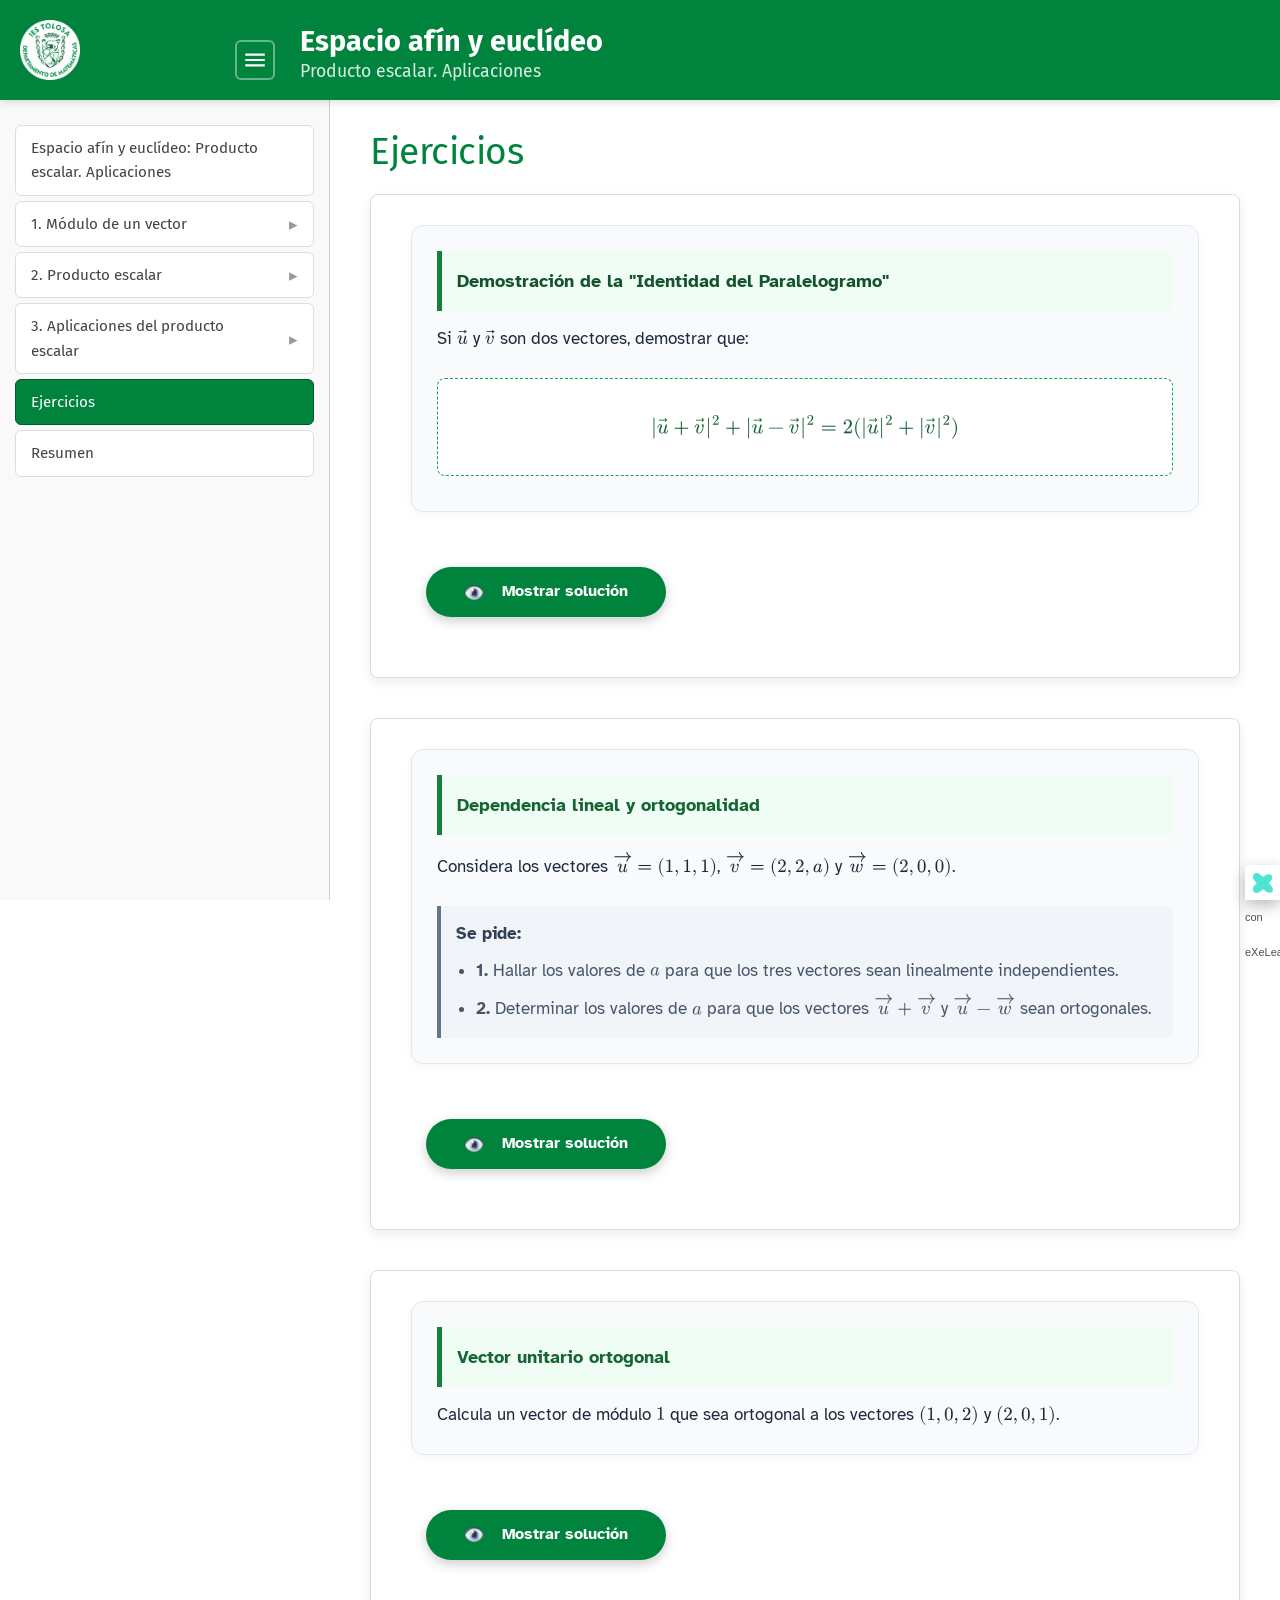
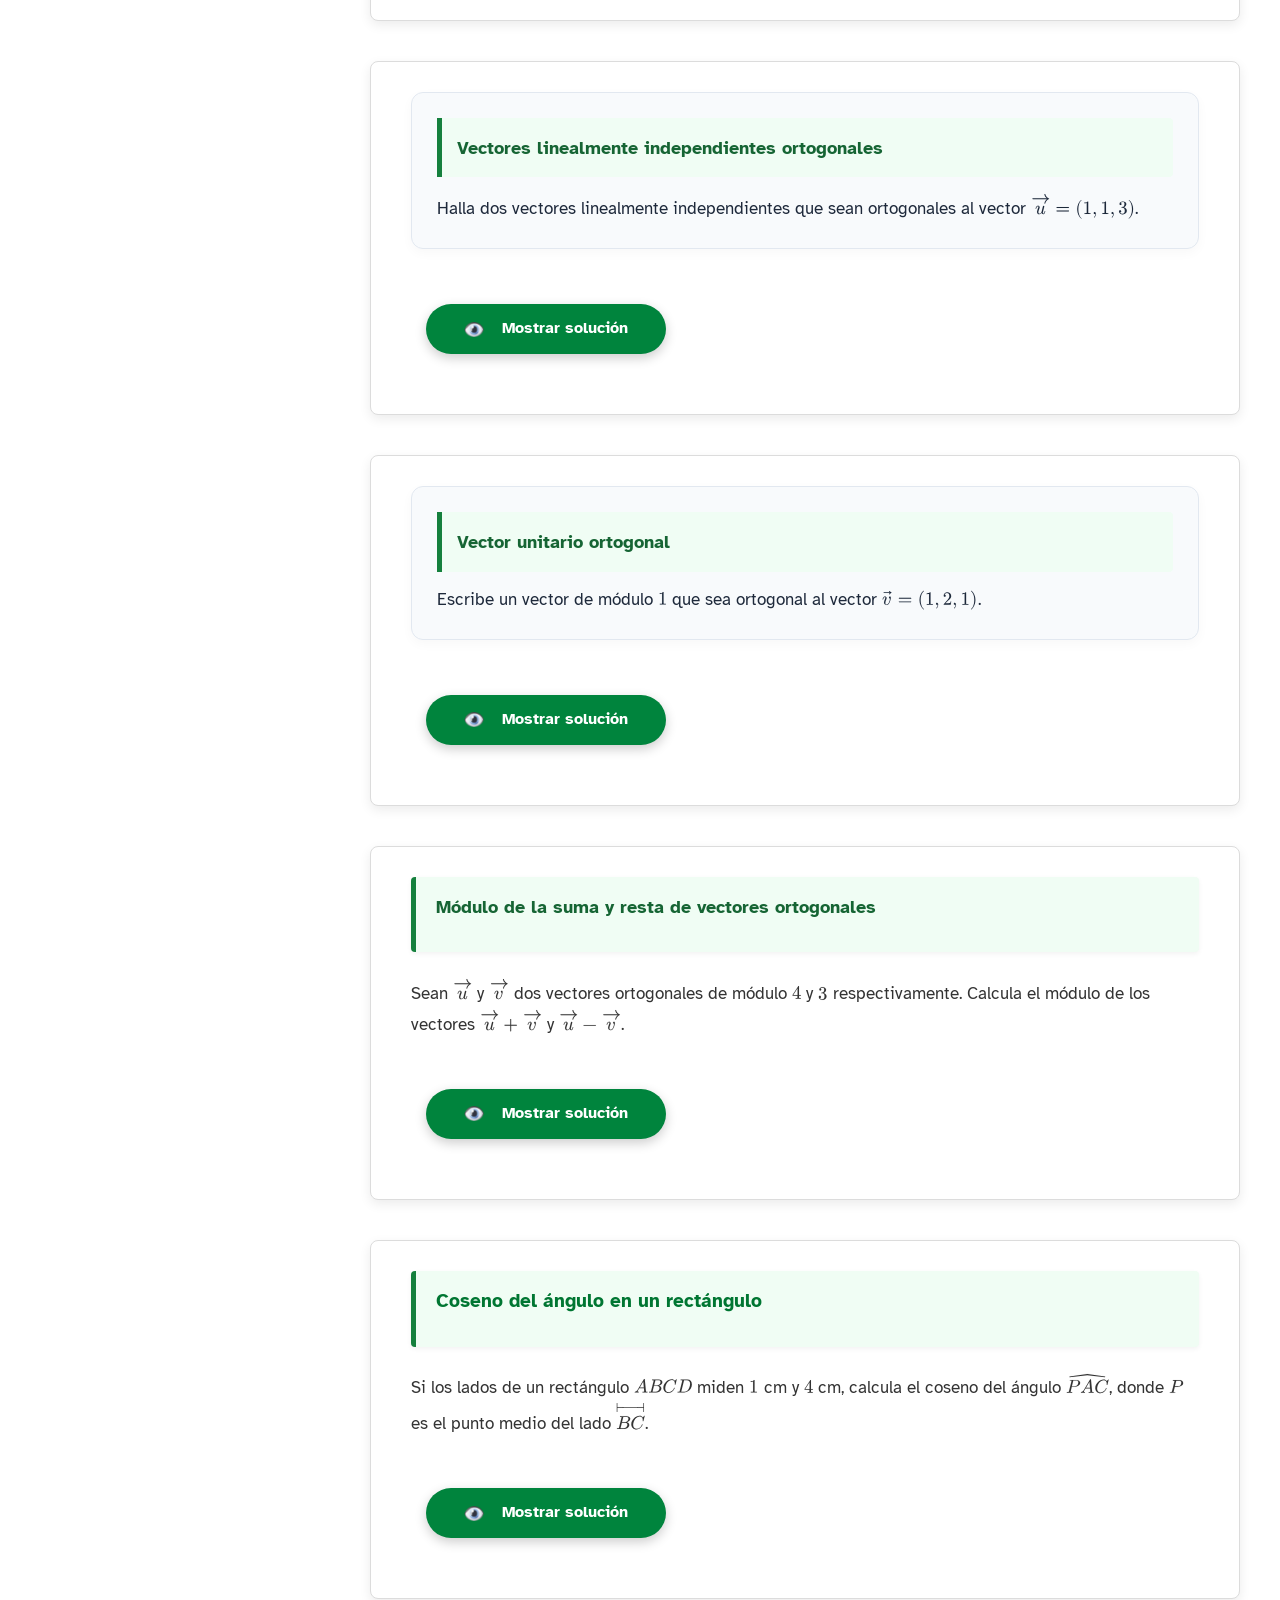
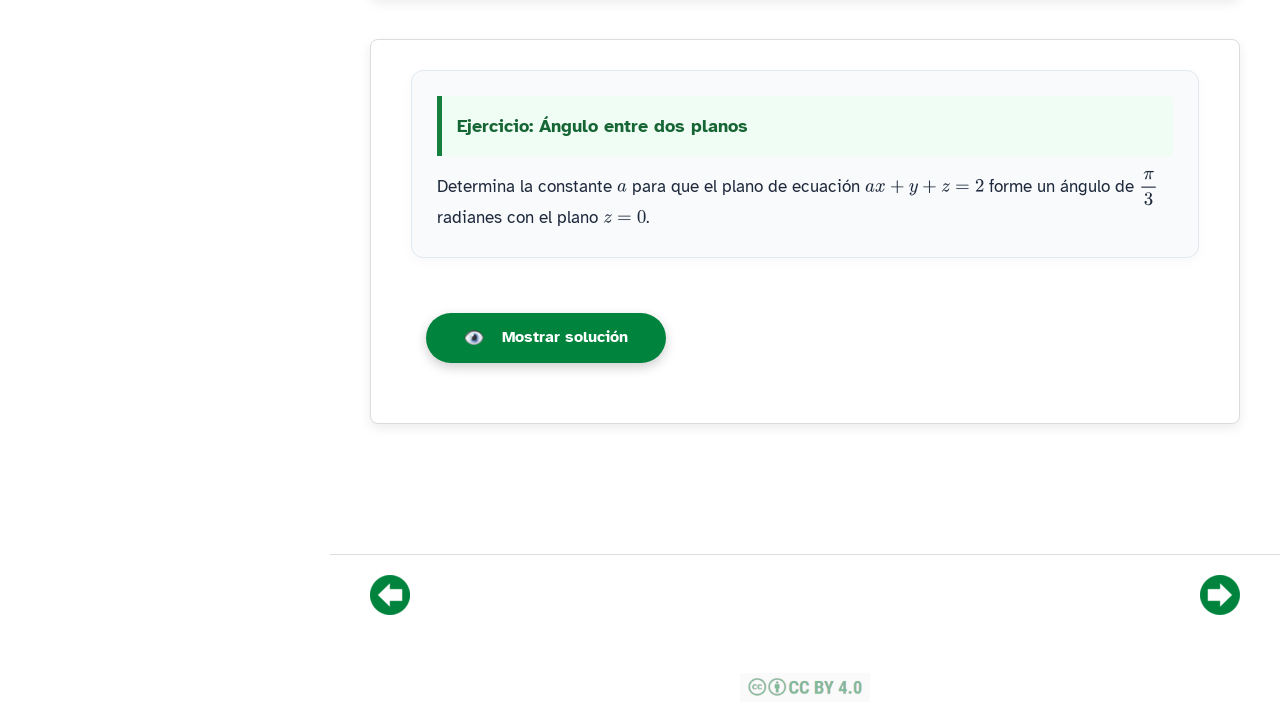
<file: html/ejercicios.html>
<!DOCTYPE html>
<html lang="es" id="exe-page-mvux20lh-o4p8nvngr">
<head>
<meta charset="utf-8">
<meta name="generator" content="eXeLearning v4.0.6">
<meta name="viewport" content="width=device-width, initial-scale=1">
<meta name="exe-pass-score" content="5">
<link rel="license" type="text/html" href="https://creativecommons.org/licenses/by-nc-sa/4.0/">
<title>Ejercicios | Espacio afín y euclídeo</title>
<link rel="icon" type="image/x-icon" href="../libs/favicon.ico">
<meta name="description" content="Curso 2º - Enseñanza Bachillerato
Nombre asignatura/materia: Matemáticas II">
<script>document.querySelector("html").classList.add("js");</script><script src="../libs/jquery/jquery.min.js"> </script><script src="../libs/common_i18n.js"> </script><script src="../libs/common.js"> </script><script src="../libs/exe_export.js"> </script><script src="../libs/bootstrap/bootstrap.bundle.min.js"> </script><link rel="stylesheet" href="../libs/bootstrap/bootstrap.min.css">
<script src="../idevices/text/text.js"></script><link rel="stylesheet" href="../idevices/text/text.css">
<link rel="stylesheet" href="../content/css/base.css"><script src="../theme/style.js"> </script><script src="../theme/z-custom-effects.js"> </script><link rel="stylesheet" href="../theme/colores.css"><link rel="stylesheet" href="../theme/comic.css"><link rel="stylesheet" href="../theme/ejercicio.css"><link rel="stylesheet" href="../theme/libreta.css"><link rel="stylesheet" href="../theme/navegacion.css"><link rel="stylesheet" href="../theme/nota-azul.css"><link rel="stylesheet" href="../theme/retroalimentacion.css"><link rel="stylesheet" href="../theme/style.css">
<script src="../libs/exe_math/tex-mml-svg.js"> </script>
</head>
<body class="exe-export exe-web-site">
<script>document.body.className+=" js"</script>
<div class="exe-content exe-export pre-js siteNav-hidden"><a href="#page-mvux20lh-o4p8nvngr" id="skipNav">Skip to content</a> <nav id="siteNav">
<ul>
<li> <a href="../index.html" class="main-node no-ch">Espacio afín y euclídeo: Producto escalar. Aplicaciones</a>
</li>
<li> <a href="../html/1-modulo-de-un-vector-.html" class="daddy">1. Módulo de un vector    </a>
<ul class="other-section">
<li> <a href="../html/11-definicion-y-propiedades.html" class="no-ch">1.1. Definición y propiedades</a>
</li>
<li> <a href="../html/12-vector-unitario-.html" class="no-ch">1.2. Vector unitario </a>
</li>
<li> <a href="../html/13-actividades.html" class="no-ch">1.3. Actividades</a>
</li>
</ul>
</li>
<li> <a href="../html/2-producto-escalar.html" class="daddy">2. Producto escalar</a>
<ul class="other-section">
<li> <a href="../html/21-definicion-general-y-geometrica-.html" class="no-ch">2.1. Definición general y geométrica   </a>
</li>
<li> <a href="../html/22-vectores-ortogonales-y-ortonormales.html" class="no-ch">2.2. Vectores ortogonales y ortonormales</a>
</li>
</ul>
</li>
<li> <a href="../html/3-aplicaciones-del-producto-escalar.html" class="daddy">3. Aplicaciones del producto escalar</a>
<ul class="other-section">
<li> <a href="../html/31-angulo-comprendido-entre-dos-rectas.html" class="no-ch">3.1. Ángulo comprendido entre dos rectas</a>
</li>
<li> <a href="../html/32-angulo-comprendido-entre-dos-planos.html" class="no-ch">3.2. Ángulo comprendido entre dos planos</a>
</li>
<li> <a href="../html/33-angulo-entre-una-recta-y-un-plano.html" class="no-ch">3.3. Ángulo entre una recta y un plano</a>
</li>
<li> <a href="../html/34-perpendicularidad-en-el-espacio.html" class="no-ch">3.4. Perpendicularidad en el espacio</a>
</li>
</ul>
</li>
<li class="active"> <a href="../html/ejercicios.html" class="active no-ch">Ejercicios</a>
</li>
<li> <a href="../html/resumen.html" class="no-ch">Resumen</a>
</li>
</ul>
</nav><main id="page-mvux20lh-o4p8nvngr" class="page"> 
<header class="main-header">
<div class="package-header"><p class="package-title">Espacio afín y euclídeo</p>
<p class="package-subtitle">Producto escalar. Aplicaciones</p></div>
<div class="page-header"><h1 class="page-title">Ejercicios</h1></div>
</header><div id="page-content-page-mvux20lh-o4p8nvngr" class="page-content">
<article id="block-mvy85qz3-3py4ugkd5" class="box ejercicio-custom-verde sin-titulo">
<header class="box-head no-icon">
<h1 class="box-title">Texto</h1>
<button class="box-toggle box-toggle-on" title="Toggle content">
<span>Toggle content</span>
</button></header>
<div class="box-content">
<div id="idevice-1793561417679-62dyh3j3g" class="idevice_node text" data-idevice-path="../idevices/text/" data-idevice-type="text" data-idevice-component-type="json" data-idevice-json-data="{&quot;ideviceId&quot;:&quot;idevice-1793561417679-62dyh3j3g&quot;}">
<div class="exe-text-template">
    <div class="exe-text-activity"><!-- Enunciado y Resumen -->
<div style="display: flex; flex-wrap: wrap; gap: 25px; align-items: stretch; justify-content: center; background-color: #f8fafc; border: 1px solid #e2e8f0; border-radius: 12px; padding: 25px; margin-bottom: 25px; box-shadow: 0 4px 12px rgba(0,0,0,0.03);"><!-- Columna de Texto explicativo -->
<div style="flex: 1 1 340px; display: flex; flex-direction: column; gap: 15px;">
<div style="background-color: #f0fdf4; border-left: 5px solid #15803d; padding: 15px; border-radius: 0 4px 4px 0;">
<p style="margin: 0; font-weight: bold; font-size: 1.1em; color: #14532d;">Demostración de la "Identidad del Paralelogramo"</p>
</div>
<p style="margin: 0 0 10px 0; color: #1e293b;">Si \(\vec{u}\) y \(\vec{v}\) son dos vectores, demostrar que:</p>
<div style="text-align: center; margin-bottom: 10px; padding: 15px; background-color: #ffffff; border: 1px dashed #16a34a; border-radius: 8px;">
<p style="margin: 0; font-size: 1.1em; font-weight: bold; color: #166534;">\[ |\vec{u} + \vec{v}|^2 + |\vec{u} - \vec{v}|^2 = 2(|\vec{u}|^2 + |\vec{v}|^2) \]</p>
</div>
</div>
</div><div class="iDevice_buttons feedback-button js-required"><input type="button" class="feedbacktooglebutton" value="Mostrar retroalimentación" data-text-a="Mostrar retroalimentación" data-text-b="Mostrar retroalimentación"></div><div class="feedback js-feedback js-hidden" style="display: none;"><div style="background-color: #f1f5f9; border-left: 4px solid #64748b; padding: 15px; border-radius: 0 4px 4px 0;">
<p style="margin: 0 0 10px 0; font-weight: bold; color: #334155;">Estrategia de resolución:</p>
<ul style="margin: 0; padding-left: 20px; color: #475569;">
<li style="margin-bottom: 8px;">Expresaremos los vectores \(\vec{u}\) y \(\vec{v}\) mediante sus coordenadas en el espacio tridimensional.</li>
<li style="margin-bottom: 8px;">Calcularemos las coordenadas de la suma (\(\vec{u} + \vec{v}\)) y de la resta (\(\vec{u} - \vec{v}\)).</li>
<li style="margin-bottom: 8px;">Hallaremos el cuadrado del módulo de cada resultado y los sumaremos.</li>
<li>Agruparemos términos para demostrar la igualdad.</li>
</ul>
</div>
<!-- Resolución paso a paso visible -->
<h4 style="color: #166534; border-bottom: 2px solid #bbf7d0; padding-bottom: 8px; margin-top: 0;"><br /></h4>
<h4 style="color: #166534; border-bottom: 2px solid #bbf7d0; padding-bottom: 8px; margin-top: 0;">Resolución</h4>
<div style="background-color: #f8fafc; border: 1px solid #e2e8f0; border-left: 4px solid #16a34a; padding: 25px; border-radius: 0 6px 6px 0; color: #1e293b;"><!-- Paso 1 -->
<div style="margin-bottom: 25px;">
<h5 style="color: #14532d; font-size: 1.05em; margin: 0 0 10px 0;">1. Definición de los vectores por coordenadas</h5>
<p style="margin-bottom: 10px; margin-top: 0;">Sean \(\vec{u} = (u_1, u_2, u_3)\) y \(\vec{v} = (v_1, v_2, v_3)\).</p>
</div>
<!-- Paso 2 -->
<div style="margin-bottom: 25px;">
<h5 style="color: #14532d; font-size: 1.05em; margin: 0 0 10px 0;">2. Cuadrado del módulo de la suma</h5>
<p style="margin-bottom: 10px; margin-top: 0;">Calculamos el vector suma y elevamos su módulo al cuadrado desarrollando las identidades notables (cuadrado de una suma):</p>
<div style="overflow-x: auto; text-align: center; margin-bottom: 15px;">\[ \vec{u} + \vec{v} = (u_1+v_1, u_2+v_2, u_3+v_3) \]</div>
<div style="overflow-x: auto; text-align: center; margin-bottom: 15px;">\[ |\vec{u} + \vec{v}|^2 = (u_1+v_1)^2 + (u_2+v_2)^2 + (u_3+v_3)^2 = \]</div>
<div style="overflow-x: auto; text-align: center; margin-bottom: 0; color: #0f172a;">\[ = u_1^2 + v_1^2 + 2u_1v_1 + u_2^2 + v_2^2 + 2u_2v_2 + u_3^2 + v_3^2 + 2u_3v_3 \]</div>
</div>
<!-- Paso 3 -->
<div style="margin-bottom: 25px;">
<h5 style="color: #14532d; font-size: 1.05em; margin: 0 0 10px 0;">3. Cuadrado del módulo de la resta</h5>
<p style="margin-bottom: 10px; margin-top: 0;">Hacemos lo mismo para la resta de vectores (desarrollando el cuadrado de una resta):</p>
<div style="overflow-x: auto; text-align: center; margin-bottom: 15px;">\[ \vec{u} - \vec{v} = (u_1-v_1, u_2-v_2, u_3-v_3) \]</div>
<div style="overflow-x: auto; text-align: center; margin-bottom: 15px;">\[ |\vec{u} - \vec{v}|^2 = (u_1-v_1)^2 + (u_2-v_2)^2 + (u_3-v_3)^2 = \]</div>
<div style="overflow-x: auto; text-align: center; margin-bottom: 0; color: #0f172a;">\[ = u_1^2 + v_1^2 - 2u_1v_1 + u_2^2 + v_2^2 - 2u_2v_2 + u_3^2 + v_3^2 - 2u_3v_3 \]</div>
</div>
<!-- Paso 4 -->
<div style="margin-bottom: 0;">
<h5 style="color: #14532d; font-size: 1.05em; margin: 0 0 10px 0;">4. Suma de ambos términos y demostración</h5>
<p style="margin-bottom: 10px; margin-top: 0;">Luego sumando ambas expresiones desarrolladas, observamos que los términos cruzados (los del doble producto) se anulan:</p>
<div style="overflow-x: auto; text-align: center; margin-bottom: 15px;">\[ |\vec{u} + \vec{v}|^2 + |\vec{u} - \vec{v}|^2 = \]</div>
<div style="overflow-x: auto; text-align: center; margin-bottom: 15px; color: #0f172a;">\[ = u_1^2 + v_1^2 + \color{#dc2626}{2u_1v_1} + u_2^2 + v_2^2 + \color{#dc2626}{2u_2v_2} + u_3^2 + v_3^2 + \color{#dc2626}{2u_3v_3} + \] \[ + u_1^2 + v_1^2 \color{#dc2626}{- 2u_1v_1} + u_2^2 + v_2^2 \color{#dc2626}{- 2u_2v_2} + u_3^2 + v_3^2 \color{#dc2626}{- 2u_3v_3} = \]</div>
<p style="margin-bottom: 10px; margin-top: 15px;">Al cancelar, nos quedan sumados dos veces cada término al cuadrado, por lo que agrupamos y sacamos factor común el 2:</p>
<div style="overflow-x: auto; text-align: center; margin-bottom: 15px; color: #0f172a;">\[ = 2u_1^2 + 2v_1^2 + 2u_2^2 + 2v_2^2 + 2u_3^2 + 2v_3^2 = 2(u_1^2 + u_2^2 + u_3^2 + v_1^2 + v_2^2 + v_3^2) \]</div>
<div style="background-color: #f0fdf4; border: 2px solid #16a34a; padding: 15px; border-radius: 8px; font-size: 1.05em; text-align: center; color: #166534; margin-top: 20px;"><strong>Conclusión:</strong>
<p style="margin-top: 10px; margin-bottom: 0;">Reconociendo que \(u_1^2 + u_2^2 + u_3^2 = |\vec{u}|^2\) y \(v_1^2 + v_2^2 + v_3^2 = |\vec{v}|^2\), obtenemos finalmente:</p>
<div style="margin-top: 10px; font-weight: bold;">\[ \pmb{|\vec{u} + \vec{v}|^2 + |\vec{u} - \vec{v}|^2 = 2(|\vec{u}|^2 + |\vec{v}|^2)} \quad \blacksquare \]</div>
</div>
</div>
</div></div></div>
</div>
</div>
</div>
</article><article id="block-mvy8cnvx-jz8fgaxnk" class="box ejercicio-custom-verde sin-titulo">
<header class="box-head no-icon">
<h1 class="box-title">Texto</h1>
<button class="box-toggle box-toggle-on" title="Toggle content">
<span>Toggle content</span>
</button></header>
<div class="box-content">
<div id="idevice-1793561740269-dzgcy7x8l" class="idevice_node text" data-idevice-path="../idevices/text/" data-idevice-type="text" data-idevice-component-type="json" data-idevice-json-data="{&quot;ideviceId&quot;:&quot;idevice-1793561740269-dzgcy7x8l&quot;}">
<div class="exe-text-template">
    <div class="exe-text-activity"><!-- Enunciado y Resumen -->
<div style="display: flex; flex-wrap: wrap; gap: 25px; align-items: stretch; justify-content: center; background-color: #f8fafc; border: 1px solid #e2e8f0; border-radius: 12px; padding: 25px; margin-bottom: 25px; box-shadow: 0 4px 12px rgba(0,0,0,0.03);"><!-- Columna de Texto explicativo -->
<div style="flex: 1 1 340px; display: flex; flex-direction: column; gap: 15px;">
<div style="background-color: #f0fdf4; border-left: 5px solid #15803d; padding: 15px; border-radius: 0 4px 4px 0;">
<p style="margin: 0; font-weight: bold; font-size: 1.1em; color: #166534;">Dependencia lineal y ortogonalidad</p>
</div>
<p style="margin-bottom: 10px; color: #1e293b;">Considera los vectores \( \overrightarrow{u} = (1,1,1) \), \( \overrightarrow{v} = (2,2,a) \) y \( \overrightarrow{w} = (2,0,0) \).</p>
<div style="background-color: #f1f5f9; border-left: 4px solid #64748b; padding: 15px; border-radius: 0 4px 4px 0;">
<p style="margin: 0 0 10px 0; font-weight: bold; color: #334155;">Se pide:</p>
<ul style="margin: 0; padding-left: 20px; color: #475569;">
<li style="margin-bottom: 8px;"><strong>1.</strong> Hallar los valores de \( a \) para que los tres vectores sean linealmente independientes.</li>
<li><strong>2.</strong> Determinar los valores de \( a \) para que los vectores \( \overrightarrow{u}+\overrightarrow{v} \) y \( \overrightarrow{u}-\overrightarrow{w} \) sean ortogonales.</li>
</ul>
</div>
</div>
</div><div class="iDevice_buttons feedback-button js-required"><input type="button" class="feedbacktooglebutton" value="Mostrar retroalimentación" data-text-a="Mostrar retroalimentación" data-text-b="Mostrar retroalimentación"></div><div class="feedback js-feedback js-hidden" style="display: none;"><!-- Resolución paso a paso visible -->
<div style="background-color: #f8fafc; border: 1px solid #e2e8f0; border-left: 4px solid #16a34a; padding: 25px; border-radius: 0 6px 6px 0; color: #1e293b; margin-bottom: 25px;">
<h5 style="color: #14532d; font-size: 1.05em; margin: 0 0 10px 0;">1. Independencia lineal</h5>
<p style="margin-bottom: 10px; margin-top: 0;">Para que los tres vectores sean linealmente independientes, el determinante formado por sus coordenadas debe ser distinto de cero.</p>
<div style="overflow-x: auto; text-align: center; margin-bottom: 15px;">\[ \begin{vmatrix} 1 &amp; 1 &amp; 1 \\ 2 &amp; 2 &amp; a \\ 2 &amp; 0 &amp; 0 \end{vmatrix} = 2a - 4 = 0 \implies 2a = 4 \implies a = 2 \]</div>
<div style="background-color: #f0fdf4; border: 2px solid #16a34a; padding: 15px; border-radius: 8px; font-size: 1.05em; text-align: center; color: #166534; margin-top: 15px;"><strong>Conclusión 1:</strong> serán linealmente independientes siempre que el parámetro sea distinto de 2 (<strong>\(\pmb{ a \neq 2 }\)</strong>).</div>
</div>
<!-- Apartado 2 -->
<div style="background-color: #f8fafc; border: 1px solid #e2e8f0; border-left: 4px solid #16a34a; padding: 25px; border-radius: 0 6px 6px 0; color: #1e293b;">
<h5 style="color: #14532d; font-size: 1.05em; margin: 0 0 10px 0;">2. Vectores ortogonales</h5>
<p style="margin-bottom: 10px; margin-top: 0;">Calculamos primero las coordenadas de los vectores suma y resta solicitados:</p>
<div style="text-align: center; margin-bottom: 15px;">\[ \overrightarrow{u} + \overrightarrow{v} = (1+2, 1+2, 1+a) = (3, 3, a+1) \] \[ \overrightarrow{u} - \overrightarrow{w} = (1-2, 1-0, 1-0) = (-1, 1, 1) \]</div>
<p style="margin-bottom: 10px;">Dos vectores son ortogonales si su producto escalar es nulo, es decir:</p>
<div style="overflow-x: auto; text-align: center; margin-bottom: 15px;">\[ (3, 3, a+1) \bullet (-1, 1, 1) = 3(-1) + 3(1) + (a+1)(1) = -3 + 3 + a + 1 = 0 \implies a = -1 \]</div>
<div style="background-color: #f0fdf4; border: 2px solid #16a34a; padding: 15px; border-radius: 8px; font-size: 1.05em; text-align: center; color: #166534; margin-top: 15px;"><strong>Conclusión 2:</strong> son ortogonales si el valor del parámetro es <strong>\( \pmb{a = -1} \)</strong>.</div>
</div></div></div>
</div>
</div>
</div>
</article><article id="block-mvy8ko75-5a3750wx5" class="box ejercicio-custom-verde sin-titulo">
<header class="box-head no-icon">
<h1 class="box-title">Texto</h1>
<button class="box-toggle box-toggle-on" title="Toggle content">
<span>Toggle content</span>
</button></header>
<div class="box-content">
<div id="idevice-1793562113920-cicrpnhph" class="idevice_node text" data-idevice-path="../idevices/text/" data-idevice-type="text" data-idevice-component-type="json" data-idevice-json-data="{&quot;ideviceId&quot;:&quot;idevice-1793562113920-cicrpnhph&quot;}">
<div class="exe-text-template">
    <div class="exe-text-activity"><!-- Enunciado y Resumen -->
<div style="display: flex; flex-wrap: wrap; gap: 25px; align-items: stretch; justify-content: center; background-color: #f8fafc; border: 1px solid #e2e8f0; border-radius: 12px; padding: 25px; margin-bottom: 25px; box-shadow: 0 4px 12px rgba(0,0,0,0.03);"><!-- Columna de Texto explicativo -->
<div style="flex: 1 1 340px; display: flex; flex-direction: column; gap: 15px;">
<div style="background-color: #f0fdf4; border-left: 5px solid #15803d; padding: 15px; border-radius: 0 4px 4px 0;">
<p style="margin: 0; font-weight: bold; font-size: 1.1em; color: #166534;">Vector unitario ortogonal</p>
</div>
<p style="margin-bottom: 0; color: #1e293b;">Calcula un vector de módulo \(1\) que sea ortogonal a los vectores \((1,0,2)\) y \((2,0,1)\).</p>
</div>
</div><div class="iDevice_buttons feedback-button js-required"><input type="button" class="feedbacktooglebutton" value="Mostrar retroalimentación" data-text-a="Mostrar retroalimentación" data-text-b="Mostrar retroalimentación"></div><div class="feedback js-feedback js-hidden" style="display: none;"><div style="background-color: #f1f5f9; border-left: 4px solid #64748b; padding: 15px; border-radius: 0 4px 4px 0;">
<p style="margin: 0 0 10px 0; font-weight: bold; color: #334155;">Estrategia de resolución:</p>
<ul style="margin: 0; padding-left: 20px; color: #475569;">
<li style="margin-bottom: 8px;">Planteamos un vector genérico \(\overrightarrow{u} = (u_1, u_2, u_3)\).</li>
<li style="margin-bottom: 8px;">Imponemos la condición de módulo unitario: \(|\overrightarrow{u}| = 1\).</li>
<li style="margin-bottom: 8px;">Imponemos la ortogonalidad mediante productos escalares nulos con los dos vectores dados.</li>
<li>Resolvemos el sistema de ecuaciones resultante para hallar las posibles soluciones.</li>
</ul>
</div>
<!-- Resolución paso a paso visible -->
<h4 style="color: #166534; border-bottom: 2px solid #bbf7d0; padding-bottom: 8px; margin-top: 0;"><br /></h4>
<h4 style="color: #166534; border-bottom: 2px solid #bbf7d0; padding-bottom: 8px; margin-top: 0;">Resolución</h4>
<div style="background-color: #f8fafc; border: 1px solid #e2e8f0; border-left: 4px solid #16a34a; padding: 25px; border-radius: 0 6px 6px 0; color: #1e293b;"><!-- Paso 1 -->
<div style="margin-bottom: 25px;">
<h5 style="color: #14532d; font-size: 1.05em; margin: 0 0 10px 0;">1. Planteamiento del sistema de ecuaciones</h5>
<p style="margin-bottom: 10px; margin-top: 0;">Si \(\overrightarrow{u} = (u_1, u_2, u_3)\) es el vector que buscamos, tenemos que plantear las condiciones del enunciado]:</p>
<div style="text-align: center; margin-bottom: 15px;">\[ \begin{cases} |\overrightarrow{u}| = 1 \implies \sqrt{u_1^2 + u_2^2 + u_3^2} = 1 \\[1em] (u_1, u_2, u_3) \bullet (1, 0, 2) = 0 \\[1em] (u_1, u_2, u_3) \bullet (2, 0, 1) = 0 \end{cases} \implies \begin{cases} u_1^2 + u_2^2 + u_3^2 = 1 \\[1em] u_1 + 2u_3 = 0 \\[1em] 2u_1 + u_3 = 0 \end{cases} \]</div>
</div>
<!-- Paso 2 -->
<div style="margin-bottom: 25px;">
<h5 style="color: #14532d; font-size: 1.05em; margin: 0 0 10px 0;">2. Resolución de las ecuaciones lineales</h5>
<p style="margin-bottom: 10px; margin-top: 0;">De las dos últimas ecuaciones obtenemos que \(u_1 = u_3 = 0\) (ya que el determinante del sistema es \(1 \cdot 1 - 2 \cdot 2 = -3 \neq 0\), por lo que la única solución para las componentes primera y tercera es cero).</p>
</div>
<!-- Paso 3 -->
<div style="margin-bottom: 0;">
<h5 style="color: #14532d; font-size: 1.05em; margin: 0 0 10px 0;">3. Cálculo de la componente restante</h5>
<p style="margin-bottom: 10px; margin-top: 0;">Sustituyendo \(u_1 = 0\) y \(u_3 = 0\) en la primera ecuación (módulo):</p>
<div style="text-align: center; margin-bottom: 15px;">\[ u_2^2 = 1 \implies u_2 = \pm 1 \]</div>
<p style="margin-bottom: 10px;">Así, obtenemos dos posibles vectores que cumplen todas las condiciones:</p>
<div style="background-color: #f0fdf4; border: 2px solid #16a34a; padding: 15px; border-radius: 8px; font-size: 1.05em; text-align: center; color: #166534; margin-top: 20px;"><strong>Solución:</strong>
<div style="margin-top: 10px;">\(\overrightarrow{u} = (0, 1, 0)\) y \(\overrightarrow{v} = (0, -1, 0)\)</div>
</div>
</div>
</div></div></div>
</div>
</div>
</div>
</article><article id="block-mvy9psza-rfiqr0ogx" class="box ejercicio-custom-verde sin-titulo">
<header class="box-head no-icon">
<h1 class="box-title">Texto</h1>
<button class="box-toggle box-toggle-on" title="Toggle content">
<span>Toggle content</span>
</button></header>
<div class="box-content">
<div id="idevice-1793564033013-ymrt5fn43" class="idevice_node text" data-idevice-path="../idevices/text/" data-idevice-type="text" data-idevice-component-type="json" data-idevice-json-data="{&quot;ideviceId&quot;:&quot;idevice-1793564033013-ymrt5fn43&quot;}">
<div class="exe-text-template">
    <div class="exe-text-activity"><!-- Enunciado y Resumen -->
<div style="display: flex; flex-wrap: wrap; gap: 25px; align-items: stretch; justify-content: center; background-color: #f8fafc; border: 1px solid #e2e8f0; border-radius: 12px; padding: 25px; margin-bottom: 25px; box-shadow: 0 4px 12px rgba(0,0,0,0.03);"><!-- Columna de Texto explicativo -->
<div style="flex: 1 1 340px; display: flex; flex-direction: column; gap: 15px;">
<div style="background-color: #f0fdf4; border-left: 5px solid #15803d; padding: 15px; border-radius: 0 4px 4px 0;">
<p style="margin: 0; font-weight: bold; font-size: 1.1em; color: #166534;">Vectores linealmente independientes ortogonales</p>
</div>
<p style="margin-bottom: 0; color: #1e293b;">Halla dos vectores linealmente independientes que sean ortogonales al vector \(\overrightarrow{u} = (1, 1, 3)\).</p>
</div>
</div><div class="iDevice_buttons feedback-button js-required"><input type="button" class="feedbacktooglebutton" value="Mostrar retroalimentación" data-text-a="Mostrar retroalimentación" data-text-b="Mostrar retroalimentación"></div><div class="feedback js-feedback js-hidden" style="display: none;"><div style="background-color: #f1f5f9; border-left: 4px solid #64748b; padding: 15px; border-radius: 0 4px 4px 0;">
<p style="margin: 0 0 10px 0; font-weight: bold; color: #334155;">Estrategia de resolución:</p>
<ul style="margin: 0; padding-left: 20px; color: #475569;">
<li style="margin-bottom: 8px;">Planteamos un vector genérico \(\overrightarrow{v} = (v_1, v_2, v_3)\).</li>
<li style="margin-bottom: 8px;">Imponemos la condición de ortogonalidad mediante el producto escalar nulo con \(\overrightarrow{u}\).</li>
<li style="margin-bottom: 8px;">Despejamos una variable en función de las otras dos para obtener la forma general del vector ortogonal.</li>
<li>Damos valores adecuados a los parámetros para obtener dos vectores linealmente independientes.</li>
</ul>
</div>
<!-- Resolución paso a paso visible -->
<h4 style="color: #166534; border-bottom: 2px solid #bbf7d0; padding-bottom: 8px; margin-top: 0;"><br /></h4>
<h4 style="color: #166534; border-bottom: 2px solid #bbf7d0; padding-bottom: 8px; margin-top: 0;">Resolución </h4>
<div style="background-color: #f8fafc; border: 1px solid #e2e8f0; border-left: 4px solid #16a34a; padding: 25px; border-radius: 0 6px 6px 0; color: #1e293b;"><!-- Paso 1 -->
<div style="margin-bottom: 25px;">
<h5 style="color: #14532d; font-size: 1.05em; margin: 0 0 10px 0;">1. Condición de ortogonalidad</h5>
<p style="margin-bottom: 10px; margin-top: 0;">Para que un vector \(\overrightarrow{v} = (v_1, v_2, v_3)\) sea ortogonal a \(\overrightarrow{u}\), su producto escalar debe ser cero:</p>
<div style="text-align: center; margin-bottom: 15px;">\[ \overrightarrow{v} \bullet \overrightarrow{u} = 0 \implies (v_1, v_2, v_3) \bullet (1, 1, 3) = 0 \] \[ v_1 + v_2 + 3v_3 = 0 \implies v_1 = -v_2 - 3v_3 \]</div>
</div>
<!-- Paso 2 -->
<div style="margin-bottom: 25px;">
<h5 style="color: #14532d; font-size: 1.05em; margin: 0 0 10px 0;">2. Forma general del vector ortogonal</h5>
<p style="margin-bottom: 10px; margin-top: 0;">Haciendo \(v_2 = a\) y \(v_3 = b\), el vector genérico toma la forma \((-a - 3b, a, b)\).</p>
<p style="margin-bottom: 10px;">Para encontrar dos vectores linealmente independientes, podemos elegir dos pares de valores distintos para los parámetros \((a, b)\) y \((c, d)\) de modo que la matriz formada por ellos tenga rango 2.</p>
</div>
<!-- Paso 3 -->
<div style="margin-bottom: 0;">
<h5 style="color: #14532d; font-size: 1.05em; margin: 0 0 10px 0;">3. Elección de vectores específicos</h5>
<p style="margin-bottom: 10px; margin-top: 0;">Por ejemplo, si tomamos:</p>
<div style="text-align: center; margin-bottom: 15px;">\[ \begin{cases} a = 1, \, b = 0 \implies (-1, 1, 0) \\[1em] c = 0, \, d = 1 \implies (-3, 0, 1) \end{cases} \]</div>
<div style="background-color: #f0fdf4; border: 2px solid #16a34a; padding: 15px; border-radius: 8px; font-size: 1.05em; text-align: center; color: #166534; margin-top: 20px;"><strong>Solución:</strong> Dos vectores linealmente independientes y ortogonales a \(\overrightarrow{u}\) son <strong>\(\pmb{(-1, 1, 0)}\)</strong> y <strong>\(\pmb{(-3, 0, 1)}\)</strong>.</div>
</div>
</div></div></div>
</div>
</div>
</div>
</article><article id="block-mvy9z2j6-zl9jq82nt" class="box ejercicio-custom-verde sin-titulo">
<header class="box-head no-icon">
<h1 class="box-title">Texto</h1>
<button class="box-toggle box-toggle-on" title="Toggle content">
<span>Toggle content</span>
</button></header>
<div class="box-content">
<div id="idevice-1793564465297-sykxhhazx" class="idevice_node text" data-idevice-path="../idevices/text/" data-idevice-type="text" data-idevice-component-type="json" data-idevice-json-data="{&quot;ideviceId&quot;:&quot;idevice-1793564465297-sykxhhazx&quot;}">
<div class="exe-text-template">
    <div class="exe-text-activity"><!-- Enunciado y Resumen -->
<div style="display: flex; flex-wrap: wrap; gap: 25px; align-items: stretch; justify-content: center; background-color: #f8fafc; border: 1px solid #e2e8f0; border-radius: 12px; padding: 25px; margin-bottom: 25px; box-shadow: 0 4px 12px rgba(0,0,0,0.03);"><!-- Columna de Texto explicativo -->
<div style="flex: 1 1 340px; display: flex; flex-direction: column; gap: 15px;">
<div style="background-color: #f0fdf4; border-left: 5px solid #15803d; padding: 15px; border-radius: 0 4px 4px 0;">
<p style="margin: 0; font-weight: bold; font-size: 1.1em; color: #166534;">Vector unitario ortogonal</p>
</div>
<p style="margin-bottom: 0; color: #1e293b;">Escribe un vector de módulo \(1\) que sea ortogonal al vector \(\vec{v} = (1, 2, 1)\).</p>
</div>
</div><div class="iDevice_buttons feedback-button js-required"><input type="button" class="feedbacktooglebutton" value="Mostrar retroalimentación" data-text-a="Mostrar retroalimentación" data-text-b="Mostrar retroalimentación"></div><div class="feedback js-feedback js-hidden" style="display: none;"><div style="background-color: #f1f5f9; border-left: 4px solid #64748b; padding: 15px; border-radius: 0 4px 4px 0;">
<p style="margin: 0 0 10px 0; font-weight: bold; color: #334155;">Estrategia de resolución:</p>
<ul style="margin: 0; padding-left: 20px; color: #475569;">
<li style="margin-bottom: 8px;">Planteamos un vector genérico \(\vec{u} = (u_1, u_2, u_3)\).</li>
<li style="margin-bottom: 8px;">Imponemos la condición de módulo unitario: \(|\vec{u}| = 1\).</li>
<li style="margin-bottom: 8px;">Imponemos la ortogonalidad mediante el producto escalar nulo con el vector dado.</li>
<li>Resolvemos el sistema de ecuaciones resultante asignando un valor conveniente a una de las componentes para hallar una solución válida.</li>
</ul>
</div>
<!-- Resolución paso a paso visible -->
<h4 style="color: #166534; border-bottom: 2px solid #bbf7d0; padding-bottom: 8px; margin-top: 0;"><br /></h4>
<h4 style="color: #166534; border-bottom: 2px solid #bbf7d0; padding-bottom: 8px; margin-top: 0;">Resolución</h4>
<div style="background-color: #f8fafc; border: 1px solid #e2e8f0; border-left: 4px solid #16a34a; padding: 25px; border-radius: 0 6px 6px 0; color: #1e293b;"><!-- Paso 1 -->
<div style="margin-bottom: 25px;">
<h5 style="color: #14532d; font-size: 1.05em; margin: 0 0 10px 0;">1. Planteamiento del sistema de ecuaciones</h5>
<p style="margin-bottom: 10px; margin-top: 0;">Si \(\vec{u} = (u_1, u_2, u_3)\) es el vector que buscamos, tenemos que plantear las condiciones del enunciado:</p>
<div style="text-align: center; margin-bottom: 15px;">\[ \begin{cases} |\vec{u}| = 1 \implies \sqrt{u_1^2 + u_2^2 + u_3^2} = 1 \\[1em] (u_1, u_2, u_3) \bullet (1, 2, 1) = 0 \end{cases} \implies \begin{cases} u_1^2 + u_2^2 + u_3^2 = 1 \\[1em] u_1 + 2u_2 + u_3 = 0 \end{cases} \implies \begin{cases} u_1^2 + u_2^2 + u_3^2 = 1 \\[1em] u_1 = -2u_2 - u_3 \end{cases} \]</div>
</div>
<!-- Paso 2 -->
<div style="margin-bottom: 25px;">
<h5 style="color: #14532d; font-size: 1.05em; margin: 0 0 10px 0;">2. Sustitución y simplificación</h5>
<p style="margin-bottom: 10px; margin-top: 0;">Despejando y sustituyendo en la primera ecuación:</p>
<div style="text-align: center; margin-bottom: 15px;">\[ (-2u_2 - u_3)^2 + u_2^2 + u_3^2 = 1 \] \[ 4u_2^2 + u_3^2 + 4u_2u_3 + u_2^2 + u_3^2 = 1 \implies 5u_2^2 + 2u_3^2 + 4u_2u_3 = 1 \]</div>
<p style="margin-bottom: 10px;">Como se trata de encontrar un vector particular, si hacemos \(u_2 = 0\) tenemos que:</p>
<div style="text-align: center; margin-bottom: 15px;">\[ 2u_3^2 = 1 \implies u_3 = \pm \sqrt{\dfrac{1}{2}} \]</div>
</div>
<!-- Paso 3 -->
<div style="margin-bottom: 0;">
<h5 style="color: #14532d; font-size: 1.05em; margin: 0 0 10px 0;">3. Cálculo de la componente restante</h5>
<p style="margin-bottom: 10px; margin-top: 0;">Si tomamos la solución positiva \(u_3 = \sqrt{\dfrac{1}{2}}\) y la sustituimos en la expresión obtenida para \(u_1\):</p>
<div style="text-align: center; margin-bottom: 15px;">\[ u_1 = -2(0) - \sqrt{\dfrac{1}{2}} = -\sqrt{\dfrac{1}{2}} \]</div>
<div style="background-color: #f0fdf4; border: 2px solid #16a34a; padding: 15px; border-radius: 8px; font-size: 1.05em; text-align: center; color: #166534; margin-top: 20px;"><strong>Solución:</strong>
<div style="margin-top: 10px;">el vector pedido sería, por ejemplo, \(\pmb{\vec{u} = \left(-\sqrt{\dfrac{1}{2}}, 0, \sqrt{\dfrac{1}{2}}\right)}\).</div>
</div>
</div>
</div></div></div>
</div>
</div>
</div>
</article><article id="block-mvya857p-9r058vc67" class="box ejercicio-custom-verde sin-titulo">
<header class="box-head no-icon">
<h1 class="box-title">Texto</h1>
<button class="box-toggle box-toggle-on" title="Toggle content">
<span>Toggle content</span>
</button></header>
<div class="box-content">
<div id="idevice-1793564888677-4lek5wklj" class="idevice_node text" data-idevice-path="../idevices/text/" data-idevice-type="text" data-idevice-component-type="json" data-idevice-json-data="{&quot;ideviceId&quot;:&quot;idevice-1793564888677-4lek5wklj&quot;}">
<div class="exe-text-template">
    <div class="exe-text-activity"><!-- Enunciado -->
<div style="background-color: #f0fdf4; border-left: 5px solid #15803d; padding: 15px 20px; border-radius: 4px; margin-bottom: 25px; box-shadow: 0 2px 5px rgba(0,0,0,0.05);">
<p style="margin-top: 0; font-weight: bold; font-size: 1.1em; color: #166534;">Módulo de la suma y resta de vectores ortogonales</p>
</div>
<p>Sean \(\overrightarrow{u}\) y \(\overrightarrow{v}\) dos vectores ortogonales de módulo \(4\) y \(3\) respectivamente. Calcula el módulo de los vectores \(\overrightarrow{u} + \overrightarrow{v}\) y \(\overrightarrow{u} - \overrightarrow{v}\).</p><div class="iDevice_buttons feedback-button js-required"><input type="button" class="feedbacktooglebutton" value="Mostrar retroalimentación" data-text-a="Mostrar retroalimentación" data-text-b="Mostrar retroalimentación"></div><div class="feedback js-feedback js-hidden" style="display: none;"><!-- Explicación Conceptual (Ancho completo) -->
<div style="background-color: #f1f5f9; border-left: 4px solid #64748b; padding: 18px; border-radius: 4px; margin-bottom: 25px;">
<p style="margin: 0 0 10px 0; font-weight: bold; color: #334155; font-size: 1.05em;">Interpretación geométrica:</p>
<p style="margin: 0 0 10px 0; color: #475569;">Al ser dos vectores ortogonales (\(\overrightarrow{u} \perp \overrightarrow{v}\)), forman un ángulo de \(90^\circ\).</p>
<ul style="margin: 0; padding-left: 20px; color: #475569;">
<li style="margin-bottom: 8px;">Gráficamente, la suma \(\overrightarrow{u} + \overrightarrow{v}\) y la resta \(\overrightarrow{u} - \overrightarrow{v}\) forman las diagonales (o lados) de un rectángulo o triángulo rectángulo.</li>
<li>Aplicando el <strong>teorema de Pitágoras</strong>, el módulo de ambos vectores resultantes coincide.</li>
</ul>
</div>
<!-- Contenedor de Gráficos SVG (Debajo del texto) -->
<div style="display: flex; flex-wrap: wrap; gap: 30px; justify-content: center; margin-bottom: 35px;"><!-- Gráfico Suma -->
<div style="background: #ffffff; border: 1px solid #cbd5e1; border-radius: 8px; box-shadow: 0 2px 8px rgba(0,0,0,0.05); width: 100%; max-width: 340px; padding: 15px;"><svg viewbox="0 0 220 150" width="100%" height="auto" style="display: block; margin: 0 auto;"> <defs> <marker id="arrow-u-top" viewbox="0 0 10 10" refx="7" refy="5" markerwidth="6" markerheight="6" orient="auto-start-reverse"> <path d="M 0 2 L 8 5 L 0 8 z" fill="#0284c7"></path> </marker> <marker id="arrow-v-top" viewbox="0 0 10 10" refx="7" refy="5" markerwidth="6" markerheight="6" orient="auto-start-reverse"> <path d="M 0 2 L 8 5 L 0 8 z" fill="#7c3aed"></path> </marker> <marker id="arrow-sum" viewbox="0 0 10 10" refx="7" refy="5" markerwidth="6" markerheight="6" orient="auto-start-reverse"> <path d="M 0 2 L 8 5 L 0 8 z" fill="#16a34a"></path> </marker> </defs> <!-- Vector u --> <line x1="40" y1="110" x2="140" y2="110" stroke="#0284c7" stroke-width="3" marker-end="url(#arrow-u-top)"></line> <!-- Vector v colocado en el extremo de u --> <line x1="140" y1="110" x2="140" y2="50" stroke="#7c3aed" stroke-width="3" marker-end="url(#arrow-v-top)"></line> <!-- Vector u + v --> <line x1="40" y1="110" x2="140" y2="50" stroke="#16a34a" stroke-width="3" marker-end="url(#arrow-sum)"></line> <!-- Ángulo recto --> <path d="M 130,110 L 130,100 L 140,100" fill="none" stroke="#64748b" stroke-width="1.5"></path> <!-- Etiqueta u(4) --> <g transform="translate(75, 132)" fill="#0284c7" stroke="#0284c7"> <text x="0" y="0" font-family="sans-serif" font-size="13" font-weight="bold" stroke="none">u (4)</text> <path d="M 0,-11.5 L 8,-11.5 L 5,-14 M 8,-11.5 L 5,-9" fill="none" stroke-width="1.2" stroke-linecap="round" stroke-linejoin="round"></path> </g> <!-- Etiqueta v(3) --> <g transform="translate(150, 85)" fill="#7c3aed" stroke="#7c3aed"> <text x="0" y="0" font-family="sans-serif" font-size="13" font-weight="bold" stroke="none">v (3)</text> <path d="M 0,-11.5 L 7,-11.5 L 4,-14 M 7,-11.5 L 4,-9" fill="none" stroke-width="1.2" stroke-linecap="round" stroke-linejoin="round"></path> </g> <!-- Etiqueta u+v --> <g transform="translate(75, 70)" fill="#16a34a" stroke="#16a34a"> <text x="0" y="0" font-family="sans-serif" font-size="13" font-weight="bold" stroke="none">u + v</text> <path d="M 0,-11.5 L 7,-11.5 L 4,-14 M 7,-11.5 L 4,-9" fill="none" stroke-width="1.2" stroke-linecap="round" stroke-linejoin="round"></path> <path d="M 23,-11.5 L 30,-11.5 L 27,-14 M 30,-11.5 L 27,-9" fill="none" stroke-width="1.2" stroke-linecap="round" stroke-linejoin="round"></path> </g> </svg>
<div style="text-align: center; margin-top: 12px; font-size: 0.9em; color: #64748b;">Suma: \(\overrightarrow{u} + \overrightarrow{v}\)</div>
</div>
<!-- Gráfico Resta -->
<div style="background: #ffffff; border: 1px solid #cbd5e1; border-radius: 8px; box-shadow: 0 2px 8px rgba(0,0,0,0.05); width: 100%; max-width: 340px; padding: 15px;"><svg viewbox="0 0 220 150" width="100%" height="auto" style="display: block; margin: 0 auto;"> <defs> <marker id="arrow-sub" viewbox="0 0 10 10" refx="7" refy="5" markerwidth="6" markerheight="6" orient="auto-start-reverse"> <path d="M 0 2 L 8 5 L 0 8 z" fill="#dc2626"></path> </marker> </defs> <!-- Vector u --> <line x1="40" y1="40" x2="140" y2="40" stroke="#0284c7" stroke-width="3" marker-end="url(#arrow-u-top)"></line> <!-- Vector -v hacia abajo --> <line x1="140" y1="40" x2="140" y2="100" stroke="#7c3aed" stroke-width="3" marker-end="url(#arrow-v-top)"></line> <!-- Vector u - v --> <line x1="40" y1="40" x2="140" y2="100" stroke="#dc2626" stroke-width="3" marker-end="url(#arrow-sub)"></line> <!-- Ángulo recto --> <path d="M 130,40 L 130,50 L 140,50" fill="none" stroke="#64748b" stroke-width="1.5"></path> <!-- Etiqueta u(4) --> <g transform="translate(75, 28)" fill="#0284c7" stroke="#0284c7"> <text x="0" y="0" font-family="sans-serif" font-size="13" font-weight="bold" stroke="none">u (4)</text> <path d="M 0,-11.5 L 8,-11.5 L 5,-14 M 8,-11.5 L 5,-9" fill="none" stroke-width="1.2" stroke-linecap="round" stroke-linejoin="round"></path> </g> <!-- Etiqueta -v(3) --> <g transform="translate(148, 75)" fill="#7c3aed" stroke="#7c3aed"> <text x="0" y="0" font-family="sans-serif" font-size="13" font-weight="bold" stroke="none">-v (3)</text> <path d="M 7,-11.5 L 14,-11.5 L 11,-14 M 14,-11.5 L 11,-9" fill="none" stroke-width="1.2" stroke-linecap="round" stroke-linejoin="round"></path> </g> <!-- Etiqueta u-v --> <g transform="translate(70, 98)" fill="#dc2626" stroke="#dc2626"> <text x="0" y="0" font-family="sans-serif" font-size="13" font-weight="bold" stroke="none">u - v</text> <path d="M 0,-11.5 L 7,-11.5 L 4,-14 M 7,-11.5 L 4,-9" fill="none" stroke-width="1.2" stroke-linecap="round" stroke-linejoin="round"></path> <path d="M 22,-11.5 L 29,-11.5 L 26,-14 M 29,-11.5 L 26,-9" fill="none" stroke-width="1.2" stroke-linecap="round" stroke-linejoin="round"></path> </g> </svg>
<div style="text-align: center; margin-top: 12px; font-size: 0.9em; color: #64748b;">Resta: \(\overrightarrow{u} - \overrightarrow{v}\)</div>
</div>
</div>
<!-- Resolución paso a paso -->
<h4 style="color: #166534; border-bottom: 2px solid #bbf7d0; padding-bottom: 8px; margin-top: 0;"><br /></h4>
<h4 style="color: #166534; border-bottom: 2px solid #bbf7d0; padding-bottom: 8px; margin-top: 0;">Resolución</h4>
<div style="background-color: #f8fafc; border: 1px solid #e2e8f0; border-left: 4px solid #16a34a; padding: 25px; border-radius: 0 6px 6px 0; color: #1e293b;"><!-- Paso 1 -->
<div style="margin-bottom: 25px;">
<h5 style="color: #14532d; font-size: 1.05em; margin: 0 0 10px 0;">1. Cálculo del módulo de la suma: \(|\overrightarrow{u} + \overrightarrow{v}|\)</h5>
<p style="margin-bottom: 10px; margin-top: 0;">Sabemos que la suma de dos vectores \(\overrightarrow{u} + \overrightarrow{v}\) se obtiene colocando el segundo vector a continuación del primer vector. Al ser ortogonales (\(\overrightarrow{u} \perp \overrightarrow{v}\)), los vectores forman un triángulo rectángulo en el que los catetos miden \(|\overrightarrow{u}| = 4\) y \(|\overrightarrow{v}| = 3\), y la hipotenusa es el vector suma \(\overrightarrow{u} + \overrightarrow{v}\).</p>
<p style="margin-bottom: 10px;">Aplicando el teorema de Pitágoras:</p>
<div style="text-align: center; margin-bottom: 15px;">\[ |\overrightarrow{u} + \overrightarrow{v}| = \sqrt{|\overrightarrow{u}|^2 + |\overrightarrow{v}|^2} = \sqrt{4^2 + 3^2} = \sqrt{16 + 9} = \sqrt{25} = 5 \]</div>
</div>
<!-- Paso 2 -->
<div style="margin-bottom: 0;">
<h5 style="color: #14532d; font-size: 1.05em; margin: 0 0 10px 0;">2. Cálculo del módulo de la resta: \(|\overrightarrow{u} - \overrightarrow{v}|\)</h5>
<p style="margin-bottom: 10px; margin-top: 0;">De forma análoga, la resta \(\overrightarrow{u} - \overrightarrow{v}\) equivale a sumar al vector \(\overrightarrow{u}\) el vector opuesto \(-\overrightarrow{v}\). El vector opuesto conserva el mismo módulo (\(|-\overrightarrow{v}| = |\overrightarrow{v}| = 3\)) y sigue siendo ortogonal a \(\overrightarrow{u}\).</p>
<p style="margin-bottom: 10px;">Aplicando de nuevo el teorema de Pitágoras:</p>
<div style="text-align: center; margin-bottom: 15px;">\[ |\overrightarrow{u} - \overrightarrow{v}| = \sqrt{|\overrightarrow{u}|^2 + |-\overrightarrow{v}|^2} = \sqrt{4^2 + 3^2} = \sqrt{16 + 9} = \sqrt{25} = 5 \]</div>
<div style="background-color: #f0fdf4; border: 2px solid #16a34a; padding: 15px; border-radius: 8px; font-size: 1.05em; text-align: center; color: #166534; margin-top: 20px;"><strong>Solución:</strong>
<div style="margin-top: 8px;">\(\pmb{|\overrightarrow{u} + \overrightarrow{v}| = 5}\)  y  \(\pmb{|\overrightarrow{u} - \overrightarrow{v}| = 5}\)</div>
</div>
</div>
</div></div></div>
</div>
</div>
</div>
</article><article id="block-mvybfida-7msizekcc" class="box ejercicio-custom-verde sin-titulo">
<header class="box-head no-icon">
<h1 class="box-title">Texto</h1>
<button class="box-toggle box-toggle-on" title="Toggle content">
<span>Toggle content</span>
</button></header>
<div class="box-content">
<div id="idevice-1793566911934-f4lvi2kic" class="idevice_node text" data-idevice-path="../idevices/text/" data-idevice-type="text" data-idevice-component-type="json" data-idevice-json-data="{&quot;ideviceId&quot;:&quot;idevice-1793566911934-f4lvi2kic&quot;}">
<div class="exe-text-template">
    <div class="exe-text-activity"><!-- Enunciado -->
<div style="background-color: #f0fdf4; border-left: 5px solid #15803d; padding: 15px 20px; border-radius: 4px; margin-bottom: 25px; box-shadow: 0 2px 5px rgba(0,0,0,0.05);">
<p><span style="color: #007632; font-size: 14pt;"><strong>Coseno del ángulo en un rectángulo</strong></span></p>
</div>
<p>Si los lados de un rectángulo \(ABCD\) miden \(1\) cm y \(4\) cm, calcula el coseno del ángulo \(\widehat{PAC}\), donde \(P\) es el punto medio del lado \(\overset{\vdash\hspace{-.1em}\rule[1.15mm]{4mm}{0.15mm}\hspace{-.1em}\dashv}{BC}\).</p><div class="iDevice_buttons feedback-button js-required"><input type="button" class="feedbacktooglebutton" value="Mostrar retroalimentación" data-text-a="Mostrar retroalimentación" data-text-b="Mostrar retroalimentación"></div><div class="feedback js-feedback js-hidden" style="display: none;"><!-- Caja de Estrategia (Gris) -->
<div style="background-color: #f1f5f9; border-left: 5px solid #64748b; padding: 15px 20px; margin-bottom: 25px; border-radius: 0 4px 4px 0;">
<h4 style="margin-top: 0; color: #334155; font-size: 1.05em; font-weight: bold; margin-bottom: 10px;">Estrategia:</h4>
<ol style="margin: 0; padding-left: 20px; color: #475569; line-height: 1.6;">
<li>
<p>Asignar un sistema de referencia espacial para determinar las coordenadas exactas de los vértices del rectángulo.</p>
</li>
<li>
<p>Extraer las coordenadas de los vectores \( \overrightarrow{AP} \) y \( \overrightarrow{AC} \).</p>
</li>
<li>
<p>Aplicar la fórmula del ángulo entre dos vectores derivada del <strong>producto escalar</strong>.</p>
</li>
</ol>
</div>
<!-- Paso 1 -->
<div style="background-color: #f0fdf4; border-left: 5px solid #16a34a; padding: 18px; margin-bottom: 15px; border-radius: 0 5px 5px 0;">
<h4 style="margin-top: 0; color: #15803d; font-size: 1.1em; font-weight: 600; margin-bottom: 10px;">1. Asignación de coordenadas</h4>
<p style="margin-top: 0; margin-bottom: 15px; color: #1e293b;">Situamos el vértice \(A\) en el origen de coordenadas. Asignamos el lado \(\overset{\vdash\hspace{-.1em}\rule[1.15mm]{4mm}{0.15mm}\hspace{-.1em}\dashv}{AD}\) (\(4\) cm) sobre el eje \( \overrightarrow{\mathrm{Y}} \), y el lado\(\overset{\vdash\hspace{-.1em}\rule[1.15mm]{4mm}{0.15mm}\hspace{-.1em}\dashv}{AB}\) (\(1\) cm) sobre el eje \( \overrightarrow{\mathrm{Z}} \):</p>
<div style="text-align: center; font-size: 1.15em; margin: 15px 0; padding: 12px; background-color: #ffffff; border: 1px solid #bbf7d0; border-radius: 5px; color: #1e293b;">\[ A(0,0,0); \ B(0,0,1); \ C(0,4,1); \ D(0,4,0); \ P(0,2,1) \]</div>
<!-- Gráfico SVG con libertad de colores -->
<div style="background-color: #ffffff; border: 1px solid #cbd5e1; border-radius: 8px; padding: 20px; margin: 15px auto; text-align: center; max-width: 450px; box-shadow: inset 0 2px 4px rgba(0,0,0,0.02);"><svg viewbox="0 0 400 130" width="100%" height="auto" style="display: block; margin: 0 auto;"> <!-- Rectángulo base ABCD --> <rect x="40" y="20" width="320" height="80" fill="none" stroke="#64748b" stroke-width="1.5"></rect> <!-- Triángulo relleno PAC --> <polygon points="40,100 200,20 360,20" fill="#d97743" opacity="0.75" stroke="#b45f33" stroke-width="1"></polygon> <!-- Diagonal AC --> <line x1="40" y1="100" x2="360" y2="20" stroke="#64748b" stroke-width="1.5"></line> <!-- Ángulo alfa --> <path d="M 86.5 88.3 A 48 48 0 0 0 82.9 78.5" fill="none" stroke="#1e293b" stroke-width="1.5"></path> <text x="94" y="85" font-family="sans-serif" font-size="12" font-weight="bold" fill="#1e293b">α</text> <!-- Etiquetas de los vértices --> <text x="25" y="115" font-family="sans-serif" font-size="14" fill="#334155" font-weight="bold">A</text> <text x="25" y="20" font-family="sans-serif" font-size="14" fill="#334155" font-weight="bold">B</text> <text x="370" y="20" font-family="sans-serif" font-size="14" fill="#334155" font-weight="bold">C</text> <text x="370" y="115" font-family="sans-serif" font-size="14" fill="#334155" font-weight="bold">D</text> <text x="195" y="12" font-family="sans-serif" font-size="14" fill="#15803d" font-weight="bold">P</text> </svg></div>
</div>
<!-- Paso 2 -->
<div style="background-color: #f0fdf4; border-left: 5px solid #16a34a; padding: 18px; margin-bottom: 15px; border-radius: 0 5px 5px 0;">
<h4 style="margin-top: 0; color: #15803d; font-size: 1.1em; font-weight: 600; margin-bottom: 10px;">2. Cálculo de vectores y coseno</h4>
<p style="margin-top: 0; margin-bottom: 10px; color: #1e293b;">El ángulo \( \alpha \) que buscamos es el formado por los vectores \( \overrightarrow{AP} \) y \( \overrightarrow{AC} \):</p>
<div style="text-align: center; font-size: 1.15em; margin: 15px 0; padding: 12px; background-color: #ffffff; border: 1px solid #bbf7d0; border-radius: 5px; color: #1e293b;">\[ \overrightarrow{AP} = (0,2,1) \quad \text{y} \quad \overrightarrow{AC} = (0,4,1) \]</div>
<p style="margin-bottom: 10px; color: #1e293b;">Aplicamos la fórmula del coseno a partir del producto escalar:</p>
<div style="text-align: center; font-size: 1.15em; margin: 15px 0; padding: 15px; background-color: #ffffff; border: 1px solid #bbf7d0; border-radius: 5px; overflow-x: auto; color: #1e293b;">\[ \cos \alpha = \frac{\overrightarrow{AP} \bullet \overrightarrow{AC}}{\left| \overrightarrow{AP} \right| \cdot \left| \overrightarrow{AC} \right|} = \frac{(0,2,1) \bullet (0,4,1)}{\sqrt{0^2+2^2+1^2} \cdot \sqrt{0^2+4^2+1^2}} = \frac{0+8+1}{\sqrt{4+1} \cdot \sqrt{16+1}} = \frac{9}{\sqrt{85}} \]</div>
</div>
<!-- Resultado final -->
<div style="background-color: #f7fee7; border: 2px solid #65a30d; padding: 20px; border-radius: 8px; font-size: 1.1em; margin-top: 25px; text-align: center; color: #3f6212; box-shadow: 0 2px 6px rgba(101,163,13,0.1);"><strong>En consecuencia:</strong>
<div style="margin-top: 10px; font-size: 1.15em;">\[ \alpha = \arccos \frac{9}{\sqrt{85}} = 12^\circ 31' 44'' \]</div>
</div></div></div>
</div>
</div>
</div>
</article><article id="block-mvycdxvo-xw9flenf4" class="box ejercicio-custom-verde sin-titulo">
<header class="box-head no-icon">
<h1 class="box-title">Texto</h1>
<button class="box-toggle box-toggle-on" title="Toggle content">
<span>Toggle content</span>
</button></header>
<div class="box-content">
<div id="idevice-1793568518339-3lc4f59kc" class="idevice_node text" data-idevice-path="../idevices/text/" data-idevice-type="text" data-idevice-component-type="json" data-idevice-json-data="{&quot;ideviceId&quot;:&quot;idevice-1793568518339-3lc4f59kc&quot;}">
<div class="exe-text-template">
    <div class="exe-text-activity"><!-- Enunciado y Resumen -->
<div style="display: flex; flex-wrap: wrap; gap: 25px; align-items: stretch; justify-content: center; background-color: #f8fafc; border: 1px solid #e2e8f0; border-radius: 12px; padding: 25px; margin-bottom: 25px; box-shadow: 0 4px 12px rgba(0,0,0,0.03);"><!-- Columna de Texto explicativo -->
<div style="flex: 1 1 340px; display: flex; flex-direction: column; gap: 15px;">
<div style="background-color: #f0fdf4; border-left: 5px solid #15803d; padding: 15px; border-radius: 0 4px 4px 0;">
<p style="margin: 0; font-weight: bold; font-size: 1.1em; color: #166534;">Ejercicio: Ángulo entre dos planos</p>
</div>
<p style="margin-bottom: 0; color: #1e293b;">Determina la constante \( a \) para que el plano de ecuación \( ax + y + z = 2 \) forme un ángulo de \( \dfrac{\pi}{3} \) radianes con el plano \( z = 0 \).</p>
</div>
</div><div class="iDevice_buttons feedback-button js-required"><input type="button" class="feedbacktooglebutton" value="Mostrar retroalimentación" data-text-a="Mostrar retroalimentación" data-text-b="Mostrar retroalimentación"></div><div class="feedback js-feedback js-hidden" style="display: none;"><div style="background-color: #f1f5f9; border-left: 4px solid #64748b; padding: 15px; border-radius: 0 4px 4px 0;">
<p style="margin: 0 0 10px 0; font-weight: bold; color: #334155;">Estrategia de resolución:</p>
<ul style="margin: 0; padding-left: 20px; color: #475569;">
<li style="margin-bottom: 8px;">
<p>Extraemos los vectores normales (\(\overrightarrow{n_1}\) y \(\overrightarrow{n_2}\)) de cada uno de los planos.</p>
</li>
<li style="margin-bottom: 8px;">
<p>Aplicamos la fórmula del coseno del ángulo que forman dos planos, que coincide con el coseno del ángulo agudo que forman sus vectores normales.</p>
</li>
<li>
<p>Sustituimos el valor del ángulo \(\left(\dfrac{\pi}{3}\right)\) en la ecuación resultante, despejamos el parámetro \( a \) y resolvemos.</p>
</li>
</ul>
</div>
<!-- Resolución paso a paso visible -->
<h4 style="color: #166534; border-bottom: 2px solid #bbf7d0; padding-bottom: 8px; margin-top: 0;"><br /></h4>
<h4 style="color: #166534; border-bottom: 2px solid #bbf7d0; padding-bottom: 8px; margin-top: 0;">Resolución</h4>
<div style="background-color: #f8fafc; border: 1px solid #e2e8f0; border-left: 4px solid #16a34a; padding: 25px; border-radius: 0 6px 6px 0; color: #1e293b;"><!-- Paso 1 -->
<div style="margin-bottom: 25px;">
<h5 style="color: #14532d; font-size: 1.05em; margin: 0 0 10px 0;">1. Vectores normales de los planos</h5>
<p style="margin-bottom: 10px; margin-top: 0;">Sabemos que la fórmula para hallar el ángulo es:</p>
<div style="text-align: center; margin-bottom: 15px;">\[ \cos \alpha = \dfrac{|\overrightarrow{n_1} \bullet \overrightarrow{n_2}|}{|\overrightarrow{n_1}| \cdot |\overrightarrow{n_2}|} \]</div>
<p style="margin-bottom: 10px;">Los vectores normales de cada plano se obtienen directamente de los coeficientes que acompañan a las variables \(x, y, z\):</p>
<div style="text-align: center; margin-bottom: 15px;">\[ \begin{align*} ax + y + z = 2 \implies \overrightarrow{n_1} &amp;= (a, 1, 1) \\ z = 0 \implies \overrightarrow{n_2} &amp;= (0, 0, 1) \end{align*} \]</div>
</div>
<!-- Paso 2 -->
<div style="margin-bottom: 25px;">
<h5 style="color: #14532d; font-size: 1.05em; margin: 0 0 10px 0;">2. Aplicación de la fórmula del ángulo</h5>
<p style="margin-bottom: 10px; margin-top: 0;">Sustituyendo los vectores en la fórmula, tenemos que:</p>
<div style="text-align: center; margin-bottom: 15px;">\[ \cos \alpha = \dfrac{|(a, 1, 1) \bullet (0, 0, 1)|}{|(a, 1, 1)| \cdot |(0, 0, 1)|} = \dfrac{|a(0) + 1(0) + 1(1)|}{\sqrt{a^2 + 1^2 + 1^2} \cdot \sqrt{0^2 + 0^2 + 1^2}} = \dfrac{1}{\sqrt{a^2 + 2} \cdot 1} \]</div>
</div>
<!-- Paso 3 -->
<div style="margin-bottom: 0;">
<h5 style="color: #14532d; font-size: 1.05em; margin: 0 0 10px 0;">3. Resolución de la ecuación para la constante \( a \)</h5>
<p style="margin-bottom: 10px; margin-top: 0;">Como el enunciado nos indica que \(\alpha = \dfrac{\pi}{3}\), sustituyendo resulta:</p>
<div style="text-align: center; margin-bottom: 15px;">\[ \dfrac{1}{\sqrt{a^2 + 2}} = \cos\left(\dfrac{\pi}{3}\right) = \dfrac{1}{2} \]</div>
<p style="margin-bottom: 10px;">Luego, igualando denominadores y elevando al cuadrado:</p>
<div style="text-align: center; margin-bottom: 15px;">\[ \sqrt{a^2 + 2} = 2 \implies a^2 + 2 = 4 \implies a^2 = 2 \]</div>
<div style="background-color: #f0fdf4; border: 2px solid #16a34a; padding: 15px; border-radius: 8px; font-size: 1.05em; text-align: center; color: #166534; margin-top: 20px;"><strong>Solución:</strong>
<div style="margin-top: 10px; font-weight: bold;">\[ \pmb{a = \pm \sqrt{2} }\]</div>
<div style="font-size: 0.9em; margin-top: 5px;">(Ambos valores cumplen la condición)</div>
</div>
</div>
</div></div></div>
</div>
</div>
</div>
</article>
</div></main><div class="nav-buttons">
<a href="../html/34-perpendicularidad-en-el-espacio.html" title="Anterior" class="nav-button nav-button-left"><span>Anterior</span></a>
<a href="../html/resumen.html" title="Siguiente" class="nav-button nav-button-right"><span>Siguiente</span></a>
</div>
<footer id="siteFooter"><div id="siteFooterContent"> <div id="packageLicense" class="cc cc-by-nc-sa"> <p> <span class="license-label">Licencia: </span><a href="https://creativecommons.org/licenses/by-nc-sa/4.0/" class="license">Creative Commons: Reconocimiento - no comercial - compartir igual 4.0</a></p>
</div>
</div></footer>
</div>
<p id="made-with-eXe"> <a href="https://exelearning.net/" target="_blank" rel="noopener"> <span>Creado con eXeLearning <span>(Ventana nueva)</span></span></a></p>
</body>
</html>
</file>
<file: idevices/text/text.css>
/* Text iDevice (export CSS) */
.exe-text-activity > div {
    display: flow-root;
}

.exe-text-activity div.inline {
    display: flex;
}

.exe-text-activity div.inline dt {
    margin: 0 0 0 auto;
}

.exe-text-activity div.inline dd {
    margin-left: 10px;
}

.idevice_node.text .iDevice_buttons.feedback-button {
    margin-bottom: 1em;
}
</file>
<file: content/css/base.css>
.exe-content{
  background: #fff;
}

.exe-content .page-title{
  font-size: 1.45em;
}

.exe-content .box{
  margin-top: 20px;
  border: 1px solid #dbdbdb;
}

.exe-content .box-head {
  border-bottom: 1px solid #dbdbdb;
}

.exe-export .no-header .box-head {
  border-bottom: 0;
}

.exe-content .box-head .box-title {
  margin: 0;
  font-size: 1.2em;
}

.exe-content .exe-material-icon {
  display: block;
  width: 40px;
  height: 40px;
  background-color: currentColor;
  -webkit-mask-image: var(--exe-material-icon-url);
  mask-image: var(--exe-material-icon-url);
  -webkit-mask-repeat: no-repeat;
  mask-repeat: no-repeat;
  -webkit-mask-position: center;
  mask-position: center;
  -webkit-mask-size: contain;
  mask-size: contain;
  /* 20px live area on a 24px grid: scale 24/20 so the ink matches the Style icons.
     Kept in step with the editor rule in assets/styles/layout/_execontent.scss. */
  transform: scale(1.2);
}

/* A Material icon is a background colour cut out by a mask, here or in the style's own rule, and
   browsers leave backgrounds off the page unless the reader turns on "Background graphics": the
   icon then prints as an empty box. Keep the colour for these icons alone, so they print without
   printing every other background. */
@media print {
  .exe-material-icon {
    -webkit-print-color-adjust: exact;
    print-color-adjust: exact;
  }
}

.exe-content a{
  color: #5a7f0c;
}

.exe-content a:hover,
.exe-content a:focus{
  color: #71a300;
}

.exe-content h2{
  font-size: 1.45em;
}
.exe-content h3{
  font-size: 1.35em;
}
.exe-content h4{
  font-size: 1.25em;
}
.exe-content h5{
  font-size: 1.15em;
}

.exe-content a {
    text-decoration: none
}

.exe-content a:hover,
.exe-content a:focus {
    text-decoration: underline
}

/* Underlined links */
.box-content a {
    text-decoration: underline;
}
.box-content a:hover {
    text-decoration: none;
}
.box-content a:focus {
    text-decoration: underline;
}

@media print {
    .external-iframe-src {
        display: block !important;
        margin: 2em 0;
        font-size: .95em;
        text-align: center
    }

    #made-with-eXe,
    #exe-presentation-toggler {
        display: none
    }
}

.external-iframe {
    border: 0
}

.pre-code {
    background: #112C4A;
    color: #E7ECF1;
    font-family: Monaco, Courier, monospace;
    border-radius: 9px;
    font-size: 12px;
    margin: 2em 1em;
    overflow: auto;
    padding: 20px
}

.highlighted-code {
    margin: 2em 1em;
}

.exe-dl {
    margin-bottom: 2em;
    margin-left: 1.5em
}

.exe-dl dt {
    font-weight: bold
}

.exe-dl dd {
    margin: 1em 1.5em
}

.js .exe-dl dt {
    margin: 1.2em 0 0 0
}

.exe-dl dt a {
    text-decoration: underline
}

.exe-dl .icon {
    font-family: Arial, sans-serif;
    display: block;
    width: 20px;
    height: 20px;
    font-size: 16px;
    margin-right: 1em;
    line-height: 20px;
    text-align: center;
    float: left;
    border-radius: 2px;
    position: relative
}

@media all and (min-width: 1px) {
    .exe-dl dt a {
        align-items: center;
        display: flex;
        text-decoration: none
    }

    .exe-dl .icon {
        height: 18px;
        line-height: 18px;
        width: 18px;
        padding: 1px;
        font: 18px monospace;
        font-weight: bold;
        display: flex;
        justify-content: center;
        align-items: center
    }
}

.exe-dl-toggler {
    height: 20px;
    margin: 1.5em
}

.exe-dl-toggler a {
    margin-left: 0;
    font-weight: bold
}

.js .exe-dl dd {
    display: none;
    padding-left: 0;
    margin: 1em 1em 1em 37px
}

/* Math */
.exe-math {
    display: block;
    margin: 2em 0
}

.exe-math,
.MathJax_Display {
    text-align: left !important
}

.exe-math.position-center,
.position-center .MathJax_Display,
[style*="text-align: center"] .MathJax_Display {
    text-align: center !important
}

.exe-math.position-right,
.position-right .MathJax_Display,
[style*="text-align: right"] .MathJax_Display {
    text-align: right !important
}

.js .show-image .exe-math-code,
.js .show-code .exe-math-img {
    display: none
}

.exe-math-links {
    font-size: .85em
}

.exe-math-inline {
    display: inline;
    margin: 0 .1em !important
}

/* TinyMCE: Images and media */
.exe-figure {
    margin: 2em 0;
    max-width: 100%
}

.position-center {
    margin: 2em auto
}

.position-right {
    margin: 2em 0 2em auto
}

.float-left {
    float: left;
    margin: .5em 1.5em 1em 0
}

.float-right {
    float: right;
    margin: .5em 0 1em 2em
}

.figcaption {
    padding-top: .2em
}

.figcaption.header {
    padding-top: 0;
    padding-bottom: .2em
}

/* TinyMCE templates */
.exe-layout-2-cols,
.exe-layout-3-cols {
    width: 100%
}

.exe-col{
    box-sizing: content-box;
}

.exe-layout-2-cols .exe-col {
    float: left;
    width: 49%
}

.exe-layout-2-cols .exe-col-1 {
    padding-right: 1%
}

.exe-layout-2-cols .exe-col-2 {
    padding-left: 1%
}

.exe-layout-2-30-70 .exe-col {
    width: 69%
}

.exe-layout-2-30-70 .exe-col-1 {
    width: 29%
}

.exe-layout-2-70-30 .exe-col {
    width: 29%
}

.exe-layout-2-70-30 .exe-col-1 {
    width: 69%
}

.exe-layout-3-cols .exe-col {
    float: left;
    width: 32%
}

.exe-layout-3-cols .exe-col-1,
.exe-layout-3-cols .exe-col-2 {
    padding-right: 2%
}

pre.mermaid {
    margin: 1.5em 0;
    text-align: center;
    width: 100%;
    min-width: 200px;
}

/* Blocks */
.exe-block-warning {
    background: #FCF8E3;
    color: #796034;
    border: 1px solid #FAEBCC;
    padding: 0 1em;
    border-radius: 4px
}

p.exe-block-warning {
    padding: 1em
}

.exe-block-alert {
    background: #ffc;
    color: #855000;
    border: 1px solid #FFF099;
    padding: 0 1em;
    border-radius: 4px
}

p.exe-block-alert {
    padding: 1em
}

.exe-block-danger {
    background: #FEF0EF;
    color: #973C3B;
    border: 1px solid #F3DADD;
    padding: 0 1em;
    border-radius: 4px
}

p.exe-block-danger {
    padding: 1em
}

.exe-block-info {
    background: #E1F1F9;
    color: #2B627D;
    border: 1px solid #C9EDF4;
    padding: 0 1em;
    border-radius: 4px
}

p.exe-block-info {
    padding: 1em
}

.exe-block-success {
    background: #E5F3E0;
    color: #336634;
    border: 1px solid #DEEDD1;
    padding: 0 1em;
    border-radius: 4px
}

p.exe-block-success {
    padding: 1em
}

.exe-block-download {
    background: #E7EEFB;
    color: #2C4A86;
    border: 1px solid #D3DFF5;
    padding: 0 1em;
    border-radius: 4px
}

p.exe-block-download {
    padding: 1em
}

.exe-content .exe-block-warning a,
.exe-content .exe-block-warning a:hover,
.exe-content .exe-block-warning a:focus {
    color: #4F360A
}

.exe-content .exe-block-alert a,
.exe-content .exe-block-alert a:hover,
.exe-content .exe-block-alert a:focus {
    color: #5B2600
}

.exe-content .exe-block-danger a,
.exe-content .exe-block-danger a:hover,
.exe-content .exe-block-danger a:focus {
    color: #6D1211
}

.exe-content .exe-block-info a,
.exe-content .exe-block-info a:hover,
.exe-content .exe-block-info a:focus {
    color: #063853
}

.exe-content .exe-block-success a,
.exe-content .exe-block-success a:hover,
.exe-content .exe-block-success a:focus {
    color: #093C0A
}

.exe-content .exe-block-download a,
.exe-content .exe-block-download a:hover,
.exe-content .exe-block-download a:focus {
    color: #051640
}

div.exe-block-warning,
div.exe-block-alert,
div.exe-block-danger,
div.exe-block-info,
div.exe-block-success,
div.exe-block-download {
    margin: 1em 0
}

/* RTL support */
body [dir='rtl'] {
    text-align: start
}

/* Autoclear */
.exe-content .idevice_body,
.exe-clear {
    overflow: auto
}

/* JavaScript on/offf */
.js-hidden {
    display: none;
}

.exe-hidden,
.js-required,
.js .js-hidden,
.exe-mindmap-code {
    display: none
}

.js .js-required {
    display: block
}

.box-toggle {
    display: none;
}

.js .box-toggle {
    display: inline-block;
}

.sr-av,
.js .js-sr-av,
.exe-hidden-accessible,
.js .exe-tooltip-text {
    position: absolute;
    overflow: hidden;
    clip: rect(0 0 0 0);
    clip: rect(0, 0, 0, 0);
    height: 0
}

/* Tables */
.exe-table {
    margin: 2em auto;
    max-width: 100%;
    border: 1px solid #CCC;
    border-collapse: collapse;
    border-spacing: 0
}

.exe-table tr {
    background: #fff
}

.exe-table caption {
    padding: .5em 0;
    text-align: center;
    font-style: italic;
    caption-side: top;
}

.exe-table td,
.exe-table th {
    border: 1px solid #CCC;
    margin: 0;
    padding: 0.5em 1em
}

.exe-table thead {
    background: #ddd;
    color: #000;
    text-align: left
}

.exe-table tr:nth-child(2n-1) td,
.exe-table tbody tr:nth-child(2n-1) th {
    background: #F4F4F4
}

.exe-table tbody tr:nth-child(2n) th {
    background: #F4F4F4
}

.exe-table tbody tr:nth-child(2n-1) th {
    background: #E4E4E4
}

.exe-table thead+tbody tr:nth-child(2n) th {
    background: #fff
}

.exe-table thead+tbody tr:nth-child(2n-1) th {
    background: #F4F4F4
}

.exe-table-minimalist {
    margin: 2em auto;
    border-collapse: collapse
}

.exe-table-minimalist tr {
    background: #fff
}

.exe-table-minimalist thead th {
    color: #000;
    padding: .6em 1.5em .6em .8em;
    border-bottom: 2px solid #CCC;
    text-align: left
}

.exe-table-minimalist td,
.exe-table-minimalist tbody th {
    border-bottom: 1px solid #ccc;
    color: #555;
    padding: .5em 1.5em .5em .8em
}

.exe-table-minimalist tbody tr:hover td,
.exe-table-minimalist tbody tr:hover th {
    color: #222
}

.exe-table-minimalist tr:nth-child(2n-1) td,
.exe-table-minimalist tbody tr:nth-child(2n-1) th {
    background: #F9F9F9
}

.exe-table-minimalist caption {
    text-align: center;
    font-style: italic;
    border-bottom: 2px solid #CCC;
    padding: .6em 0
}

/* Responsive tables */
.exe-table-responsive {
    display: block;
    overflow-x: auto;
    border: none
}

.exe-table-responsive,
.exe-table-responsive th,
.exe-table-responsive tr,
.exe-table-responsive td {
    width: auto !important
}

/* Tooltips */
body .qtip {
    font-size: .85em;
    line-height: 1.5em
}

.qtip .exe-tooltip-text {
    position: relative;
    overflow: auto;
    clip: auto;
    height: auto
}

/* Structured lists */
ol.auto-numbered {
    counter-reset: item
}

.auto-numbered ol {
    counter-reset: item
}

.auto-numbered li {
    display: block
}

.auto-numbered li:before {
    content: counters(item, ".") ".- ";
    counter-increment: item
}

/* Blockquote + Cite */
.exe-quote-cite cite {
    display: block;
    text-align: right;
    margin-top: -.5em
}

/* File information */
.exe-link-data {
    font-size: .8em;
    margin: 0 .2em
}

.exe-link-data abbr {
    cursor: help
}

/* Quote With Authorship */
.styled-qc {
    font-family: Georgia, serif;
    font-style: italic;
    margin: 1.5em 2.5em;
    padding: 0.25em 3.5em;
    position: relative
}

.styled-qc:before {
    display: block;
    content: "\201C";
    font-size: 5em;
    position: absolute;
    left: 0;
    top: -20px
}

/* Responsive design */
iframe,
object,
embed {
    max-width: 100%
}

img,
video {
    max-width: 100%;
    height: auto
}

@media all and (max-width: 992px) {
    .exe-layout-3-cols .exe-col {
        float: none;
        width: 100%;
        padding: 0
    }

    .exe-layout-3-cols .exe-col .exe-figure {
        margin: 2em auto
    }
}

@media all and (max-width: 780px) {
    .styled-qc {
        margin: 1.5em .5em
    }

    .exe-layout-2-cols .exe-col {
        float: none;
        width: 100%;
        padding: 0
    }

    .exe-layout-2-cols .exe-col .exe-figure {
        margin: 2em auto
    }
}

/* Made with eXeLearning (stacked above #exe-presentation-toggler so it can expand over it) */
#made-with-eXe {
    margin: 0;
    position: fixed;
    bottom: 0;
    right: 0;
    z-index: 2
}

#made-with-eXe a {
    text-decoration: none;
    box-shadow: rgba(0, 0, 0, 0.35) 0px 5px 15px;
    border-top-left-radius: 4px;
    color: #222;
    font-size: 11px;
    font-family: Arial, sans-serif;
    line-height: 35px;
    width: 35px;
    height: 35px;
    background: #fff url(../img/exe_powered_logo.png) no-repeat 3px 50%;
    display: block;
    background-size: auto 20px;
    text-decoration: none;
    transition: .5s;
    opacity: .8
}

#made-with-eXe span {
    padding-left: 35px;
    padding-right: 5px
}

#made-with-eXe span span {
    position: absolute;
    overflow: hidden;
    clip: rect(0 0 0 0);
    clip: rect(0, 0, 0, 0);
    height: 0
}

/* Presentation mode control (?exe-presentation=1, see exe_export.js). Same recipe as
   #made-with-eXe: fixed badge, neutral look, independent of the style's page layout. */
#exe-presentation-toggler {
    position: fixed;
    bottom: 0;
    right: 0;
    margin: 0;
    padding: 0 10px;
    border: 0;
    border-top-left-radius: 4px;
    box-shadow: rgba(0, 0, 0, 0.35) 0px 5px 15px;
    background: #fff;
    color: #222;
    font-family: Arial, sans-serif;
    font-size: 11px;
    line-height: 35px;
    height: 35px;
    cursor: pointer;
    opacity: .8;
    transition: .5s;
    z-index: 1
}

#exe-presentation-toggler:hover,
#exe-presentation-toggler:focus {
    opacity: 1
}

/* Centre the dot on its label */
#exe-presentation-toggler span {
    display: inline-flex;
    align-items: center
}

/* State dot: ring when off, filled when on */
#exe-presentation-toggler span::before {
    content: "";
    flex: none;
    width: 7px;
    height: 7px;
    margin-right: 6px;
    border: 1px solid currentColor;
    border-radius: 50%
}

html.mode-presentation #exe-presentation-toggler {
    background: #222;
    color: #fff
}

html.mode-presentation #exe-presentation-toggler span::before {
    background: currentColor
}

/* Beside the badge its top-right corner is free, so round it too */
#made-with-eXe ~ #exe-presentation-toggler {
    right: 40px;
    border-top-right-radius: 4px
}

#made-with-eXe a:hover {
    width: auto;
    padding: 0 5px;
    background-position: 5px 50%;
    opacity: 1
}

/* Search bar */
#exe-client-search-reset {
    display: none;
}
#exe-client-search-reset.visible {
    display: inline;
}
.exe-client-search-result{
    padding:0;
    background-color: #FFF3A0;
    color: #1A1A1A;
}

/* Box toggler */
.exe-export article.minimized .box-content{
    display: none;
}

/* BOX no visible */
.exe-export article.novisible.box{
    display: none  !important;
}

/* iDevice no visible */
.exe-export article.box .idevice_node.novisible{
    display: none  !important;
}

/* Teacher mode */
html:not(.mode-teacher) .js .teacher-only {
    display: none !important;
}

/* ========================================
   Architecture v3.1 - Common Theme Overrides
   ========================================
   These rules support the new HTML structure and
   load BEFORE theme-specific styles.
   ======================================== */

/* Navigation: Hide nested sections by default, show active paths */
#siteNav .other-section {
    display: none;
}
#siteNav li.active > .other-section,
#siteNav li.current-page-parent > .other-section {
    display: block;
}

/* Site footer extra section */
#siteFooterExtra {
    margin-bottom: 2em;
    color: #555;
    font-size: 0.95em;
}

/* Footer with neither license nor "Page footer" content: themes give #siteFooter
   a background and border, so an empty one shows as a stray bar. Hidden here so
   every theme (including custom ones) gets it, and so a theme that wants to keep
   showing it can opt out by overriding display. */
#siteFooter.siteFooter-empty {
    display: none;
}

/* Skip navigation link */
#skipNav {
    position: fixed;
    top: -50px;
    left: 50%;
    transform: translateX(-50%);
    background-color: #000;
    color: #fff;
    text-align: center;
    font-weight: bold;
    font-size: 0.95em;
    text-decoration: underline;
    padding: 0.5em 1em;
    z-index: 1000;
    display: inline-block;
    box-shadow: 0 2px 5px rgba(0,0,0,0.3);
    outline: 3px solid #fff;
    outline-offset: -3px;
    transition: top 0.3s ease, opacity 0.3s ease;
}

#skipNav:focus {
    top: 5px;
}

/* Print styles for header elements */
@media print {
    body #header,
    body #emptyHeader,
    body #nodeDecoration {
        height: auto !important;
        min-height: 0;
        border: none;
        padding: 0;
    }
    body #headerContent {
        padding-top: 40px;
    }
}

/* Some styles fix their header to the top of the screen (Flux, Neo, Nova, Zen). On paper a fixed
   element is laid over the top of every sheet, where it covered the page title and whatever else
   began there. It takes its place once, at the start, as the print preview already has it.
   `!important` because a style fixes it with selectors of its own, some more specific than these. */
@media print {
    .exe-export .main-header,
    .exe-export .page > header,
    .exe-export .package-header {
        position: static !important;
    }
}

/* A block's heading goes to the sheet that holds the start of what it heads. What is kept whole,
   such as a 3D model, moves to the next sheet when it does not fit, and would leave its heading
   alone at the foot of the one before. */
@media print {
    .exe-export .box-head {
        break-after: avoid;
        page-break-after: avoid;
    }
}

/* Printing opens every block that is merely folded.
   A folded block is not hidden content: it is in the page, collapsed, and printing it gives a
   sheet with a heading and nothing under it — which reads as an empty block rather than a missing
   one, so nobody notices. The fold is not only the author's either. A reader collapses blocks
   while reading and the state stays, so the same resource would print differently for two people;
   and a block whose author turned its toggle off cannot be opened at all before printing.

   `!important` is what the runtime fold requires: the toggle collapses with jQuery's slideUp(),
   which leaves `display: none` in a style attribute on the element, and only `!important` beats
   an inline style. The author's own fold is just the `.minimized` class and would not need it.

   This reveals nothing the author hid. `novisible` and `teacher-only` sit on the <article>, which
   the rules further up take out of the layout with `!important` of their own, so nothing inside
   one is ever laid out — and an iDevice carrying either class keeps its own rule inside a block
   that does open. `teacher-only` is deliberately not excluded here: in teacher mode that block is
   meant to print, folded or not.

   The print preview can ask for the page to print as it is shown instead, by putting
   `exe-print-as-shown` on <html>: folded blocks then stay folded on paper. */
@media print {
    html:not(.exe-print-as-shown) .exe-export article.box.minimized > .box-content {
        display: block !important;
    }
}
</file>
<file: theme/colores.css>
/* =========================================================
   PALETA DE COLORES Y UTILIDADES FRANKI 3.0 (Versión Maestra)
   ========================================================= */

/* =========================================
   1. CAJAS (TÍTULOS Y LÍNEAS)
   ========================================= */
.caja-azul .iDevice_header, .caja-azul .box-head { border-bottom-color: #0066CC !important; }
.caja-azul .iDeviceTitle, .caja-azul .iDeviceTitle *, .caja-azul .box-title { color: #0066CC !important; }

.caja-morada .iDevice_header, .caja-morada .box-head { border-bottom-color: #7A297B !important; }
.caja-morada .iDeviceTitle, .caja-morada .iDeviceTitle *, .caja-morada .box-title { color: #7A297B !important; }

.caja-naranja .iDevice_header, .caja-naranja .box-head { border-bottom-color: #f57c00 !important; }
.caja-naranja .iDeviceTitle, .caja-naranja .iDeviceTitle *, .caja-naranja .box-title { color: #f57c00 !important; }

.caja-roja .iDevice_header, .caja-roja .box-head { border-bottom-color: #d32f2f !important; }
.caja-roja .iDeviceTitle, .caja-roja .iDeviceTitle *, .caja-roja .box-title { color: #d32f2f !important; }


/* =========================================
   2. BOTONES PRINCIPALES Y DE JUEGO
   ========================================= */

/* AZUL */
body.exe-web-site .exe-content .boton-azul input[type="button"]:not(.box-toggle):not(.toggler), body.exe-web-site .exe-content .boton-azul input[type="submit"]:not(.box-toggle):not(.toggler), body.exe-web-site .exe-content .boton-azul button:not(.box-toggle):not(.toggler), body.exe-web-site .exe-content .boton-azul .btn { background: #0066CC !important; border-color: #0066CC !important; color: #ffffff !important; }
body.exe-web-site .exe-content .boton-azul input:hover, body.exe-web-site .exe-content .boton-azul button:hover, body.exe-web-site .exe-content .boton-azul .btn:hover { background: #0052a3 !important; border-color: #0052a3 !important; transform: translateY(-2px) !important; }
body.exe-web-site .exe-content .boton-azul div[class*="SLCNP-StartGame" i] { background: #0066CC !important; border-color: #0066CC !important; color: #ffffff !important; padding: 8px 18px !important; border-radius: 6px !important; font-weight: 700 !important; cursor: pointer !important; text-decoration: none !important; width: fit-content !important; margin: 10px auto !important; }
body.exe-web-site .exe-content .boton-azul div[class*="SLCNP-StartGame" i]:not([style*="display: none"]) { display: block !important; }
body.exe-web-site .exe-content .boton-azul div[class*="SLCNP-StartGame" i] *, body.exe-web-site .exe-content .boton-azul div[class*="SLCNP-StartGame" i] a { color: #ffffff !important; text-decoration: none !important; }
body.exe-web-site .exe-content .boton-azul div[class*="SLCNP-StartGame" i]:hover { background: #0052a3 !important; border-color: #0052a3 !important; transform: translateY(-2px) !important; }
/* Secundario Azul (Blindado para cualquier caja que contenga la palabra "Button") */
body.exe-web-site .exe-content .boton-azul input.btn-secundario,
body.exe-web-site .exe-content .boton-azul div[class*="Button" i] input[type="button"] ~ input[type="button"],
body.exe-web-site .exe-content .boton-azul div[class*="Button" i] button ~ button { color: #0066CC !important; border-color: #0066CC !important; background: #ffffff !important; }
body.exe-web-site .exe-content .boton-azul input.btn-secundario:hover,
body.exe-web-site .exe-content .boton-azul div[class*="Button" i] input[type="button"] ~ input[type="button"]:hover,
body.exe-web-site .exe-content .boton-azul div[class*="Button" i] button ~ button:hover { background: #f0f7ff !important; }

/* MORADO */
body.exe-web-site .exe-content .boton-morado input[type="button"]:not(.box-toggle):not(.toggler), body.exe-web-site .exe-content .boton-morado input[type="submit"]:not(.box-toggle):not(.toggler), body.exe-web-site .exe-content .boton-morado button:not(.box-toggle):not(.toggler), body.exe-web-site .exe-content .boton-morado .btn { background: #7A297B !important; border-color: #7A297B !important; color: #ffffff !important; }
body.exe-web-site .exe-content .boton-morado input:hover, body.exe-web-site .exe-content .boton-morado button:hover, body.exe-web-site .exe-content .boton-morado .btn:hover { background: #5c1f5d !important; border-color: #5c1f5d !important; transform: translateY(-2px) !important; }
body.exe-web-site .exe-content .boton-morado div[class*="SLCNP-StartGame" i] { background: #7A297B !important; border-color: #7A297B !important; color: #ffffff !important; padding: 8px 18px !important; border-radius: 6px !important; font-weight: 700 !important; cursor: pointer !important; text-decoration: none !important; width: fit-content !important; margin: 10px auto !important; }
body.exe-web-site .exe-content .boton-morado div[class*="SLCNP-StartGame" i]:not([style*="display: none"]) { display: block !important; }
body.exe-web-site .exe-content .boton-morado div[class*="SLCNP-StartGame" i] *, body.exe-web-site .exe-content .boton-morado div[class*="SLCNP-StartGame" i] a { color: #ffffff !important; text-decoration: none !important; }
body.exe-web-site .exe-content .boton-morado div[class*="SLCNP-StartGame" i]:hover { background: #5c1f5d !important; border-color: #5c1f5d !important; transform: translateY(-2px) !important; }
/* Secundario Morado (Blindado para cualquier caja que contenga la palabra "Button") */
body.exe-web-site .exe-content .boton-morado input.btn-secundario,
body.exe-web-site .exe-content .boton-morado div[class*="Button" i] input[type="button"] ~ input[type="button"],
body.exe-web-site .exe-content .boton-morado div[class*="Button" i] button ~ button { color: #7A297B !important; border-color: #7A297B !important; background: #ffffff !important; }
body.exe-web-site .exe-content .boton-morado input.btn-secundario:hover,
body.exe-web-site .exe-content .boton-morado div[class*="Button" i] input[type="button"] ~ input[type="button"]:hover,
body.exe-web-site .exe-content .boton-morado div[class*="Button" i] button ~ button:hover { background: #fdf5fd !important; }

/* NARANJA */
body.exe-web-site .exe-content .boton-naranja input[type="button"]:not(.box-toggle):not(.toggler), body.exe-web-site .exe-content .boton-naranja input[type="submit"]:not(.box-toggle):not(.toggler), body.exe-web-site .exe-content .boton-naranja button:not(.box-toggle):not(.toggler), body.exe-web-site .exe-content .boton-naranja .btn { background: #f57c00 !important; border-color: #f57c00 !important; color: #ffffff !important; }
body.exe-web-site .exe-content .boton-naranja input:hover, body.exe-web-site .exe-content .boton-naranja button:hover, body.exe-web-site .exe-content .boton-naranja .btn:hover { background: #e65100 !important; border-color: #e65100 !important; transform: translateY(-2px) !important; }
body.exe-web-site .exe-content .boton-naranja div[class*="SLCNP-StartGame" i] { background: #f57c00 !important; border-color: #f57c00 !important; color: #ffffff !important; padding: 8px 18px !important; border-radius: 6px !important; font-weight: 700 !important; cursor: pointer !important; text-decoration: none !important; width: fit-content !important; margin: 10px auto !important; }
body.exe-web-site .exe-content .boton-naranja div[class*="SLCNP-StartGame" i]:not([style*="display: none"]) { display: block !important; }
body.exe-web-site .exe-content .boton-naranja div[class*="SLCNP-StartGame" i] *, body.exe-web-site .exe-content .boton-naranja div[class*="SLCNP-StartGame" i] a { color: #ffffff !important; text-decoration: none !important; }
body.exe-web-site .exe-content .boton-naranja div[class*="SLCNP-StartGame" i]:hover { background: #e65100 !important; border-color: #e65100 !important; transform: translateY(-2px) !important; }
/* Secundario Naranja (Blindado para cualquier caja que contenga la palabra "Button") */
body.exe-web-site .exe-content .boton-naranja input.btn-secundario,
body.exe-web-site .exe-content .boton-naranja div[class*="Button" i] input[type="button"] ~ input[type="button"],
body.exe-web-site .exe-content .boton-naranja div[class*="Button" i] button ~ button { color: #f57c00 !important; border-color: #f57c00 !important; background: #ffffff !important; }
body.exe-web-site .exe-content .boton-naranja input.btn-secundario:hover,
body.exe-web-site .exe-content .boton-naranja div[class*="Button" i] input[type="button"] ~ input[type="button"]:hover,
body.exe-web-site .exe-content .boton-naranja div[class*="Button" i] button ~ button:hover { background: #fff8f0 !important; }

/* ROJO */
body.exe-web-site .exe-content .boton-rojo input[type="button"]:not(.box-toggle):not(.toggler), body.exe-web-site .exe-content .boton-rojo input[type="submit"]:not(.box-toggle):not(.toggler), body.exe-web-site .exe-content .boton-rojo button:not(.box-toggle):not(.toggler), body.exe-web-site .exe-content .boton-rojo .btn { background: #d32f2f !important; border-color: #d32f2f !important; color: #ffffff !important; }
body.exe-web-site .exe-content .boton-rojo input:hover, body.exe-web-site .exe-content .boton-rojo button:hover, body.exe-web-site .exe-content .boton-rojo .btn:hover { background: #b71c1c !important; border-color: #b71c1c !important; transform: translateY(-2px) !important; }
body.exe-web-site .exe-content .boton-rojo div[class*="SLCNP-StartGame" i] { background: #d32f2f !important; border-color: #d32f2f !important; color: #ffffff !important; padding: 8px 18px !important; border-radius: 6px !important; font-weight: 700 !important; cursor: pointer !important; text-decoration: none !important; width: fit-content !important; margin: 10px auto !important; }
body.exe-web-site .exe-content .boton-rojo div[class*="SLCNP-StartGame" i]:not([style*="display: none"]) { display: block !important; }
body.exe-web-site .exe-content .boton-rojo div[class*="SLCNP-StartGame" i] *, body.exe-web-site .exe-content .boton-rojo div[class*="SLCNP-StartGame" i] a { color: #ffffff !important; text-decoration: none !important; }
body.exe-web-site .exe-content .boton-rojo div[class*="SLCNP-StartGame" i]:hover { background: #b71c1c !important; border-color: #b71c1c !important; transform: translateY(-2px) !important; }
/* Secundario Rojo (Blindado para cualquier caja que contenga la palabra "Button") */
body.exe-web-site .exe-content .boton-rojo input.btn-secundario,
body.exe-web-site .exe-content .boton-rojo div[class*="Button" i] input[type="button"] ~ input[type="button"],
body.exe-web-site .exe-content .boton-rojo div[class*="Button" i] button ~ button { color: #d32f2f !important; border-color: #d32f2f !important; background: #ffffff !important; }
body.exe-web-site .exe-content .boton-rojo input.btn-secundario:hover,
body.exe-web-site .exe-content .boton-rojo div[class*="Button" i] input[type="button"] ~ input[type="button"]:hover,
body.exe-web-site .exe-content .boton-rojo div[class*="Button" i] button ~ button:hover { background: #fff5f5 !important; }


/* =========================================
   4. CLASE DE UTILIDAD: SIN-BARRAS (Restaurada)
   (Oculta gráficos de portada en juegos como 'Selecciona')
   ========================================= */
body [class*="sin-barras"] [class*="Cover" i],
body [class*="sin-barras"] img[src*="seleccionaHome"],
body [class*="sin-barras"] div[class*="Multimedia" i] {
    display: none !important;
    opacity: 0 !important;
    visibility: hidden !important;
    width: 0 !important;
    height: 0 !important;
    margin: 0 !important;
    padding: 0 !important;
    position: absolute !important;
}

/* =========================================
   5. FEEDBACK DE JUEGO Y ACTIVIDADES (Píldoras Contextuales)
   ========================================= */

/* A. Diseño Base Píldora (Juegos estables) */
body.exe-web-site .exe-content div[class*="AuthorLicence" i] p,
body.exe-web-site .exe-content div[id^="clozeScore" i],
body.exe-web-site .exe-content div[class*="CMPT-Message" i],
body.exe-web-site .exe-content .form-results-container,
body.exe-web-site .exe-content .RLCP-Message {
    display: block !important;
    width: fit-content !important; 
    max-width: 90% !important;
    padding: 12px 30px !important;
    border-radius: 50px !important;
    box-shadow: 0 4px 10px rgba(0,0,0,0.08) !important;
    font-weight: 700 !important;
    font-size: 1.1rem !important;
    margin: 15px auto !important; 
    text-align: center !important;
    line-height: 1.5 !important;
}

/* B. Diseño Base Píldora EXCLUSIVO para Acierto/Error del Ordena */
/* Solo se activa si eXe le inyecta un color rgb (rojo o verde). 
   Así evitamos burbujas vacías y dejamos las instrucciones intactas */
body.exe-web-site .exe-content .ODNP-MessageDonw[style*="rgb(" i],
body.exe-web-site .exe-content .ODNP-Message[style*="rgb(" i] {
    display: block !important;
    width: fit-content !important; 
    max-width: 90% !important;
    padding: 12px 30px !important;
    border-radius: 50px !important;
    box-shadow: 0 4px 10px rgba(0,0,0,0.08) !important;
    font-weight: 700 !important;
    font-size: 1.1rem !important;
    margin: 15px auto !important; 
    text-align: center !important;
    line-height: 1.5 !important;
}

/* 1. MUNICIÓN VERDE */
body.exe-web-site .exe-content .ODNP-MessageDonw[style*="rgb(0, 102, 65)" i],
body.exe-web-site .exe-content .ODNP-Message[style*="rgb(0, 102, 65)" i],
body.exe-web-site .exe-content .RLCP-Message[style*="rgb(0, 128, 0)" i],
body.exe-web-site .exe-content .form-results-container[style*="rgb(0, 128, 0)" i] {
    background-color: #d4edda !important; 
    border: 2px solid #c3e6cb !important;
    color: #155724 !important; 
}

/* 2. MUNICIÓN ROJA */
body.exe-web-site .exe-content .ODNP-MessageDonw[style*="rgb(162, 36, 26)" i],
body.exe-web-site .exe-content .ODNP-Message[style*="rgb(162, 36, 26)" i],
body.exe-web-site .exe-content .RLCP-Message[style*="rgb(255, 0, 0)" i],
body.exe-web-site .exe-content .form-results-container[style*="rgb(255, 0, 0)" i] {
    background-color: #f8d7da !important; 
    border: 2px solid #f5c6cb !important;
    color: #721c24 !important; 
}

/* 3. MUNICIÓN GRIS (Restantes) */
body.exe-web-site .exe-content div[class*="AuthorLicence" i] p,
body.exe-web-site .exe-content div[id^="clozeScore" i],
body.exe-web-site .exe-content .RLCP-Message:not([style*="rgb(0, 128, 0)" i]):not([style*="rgb(255, 0, 0)" i]) {
    background-color: #f8f9fa !important;
    border: 2px solid #e9ecef !important;
    color: #333333 !important;
}

/* Limpieza absoluta para instrucciones genéricas del Ordena */
body.exe-web-site .exe-content .ODNP-MessageDonw:not([style*="rgb(0, 102, 65)" i]):not([style*="rgb(162, 36, 26)" i]),
body.exe-web-site .exe-content .ODNP-Message:not([style*="rgb(0, 102, 65)" i]):not([style*="rgb(162, 36, 26)" i]) {
    background-color: transparent !important;
    border: none !important;
    box-shadow: none !important;
    padding: 0 !important;
    color: #333333 !important; /* Fuerza color oscuro para que se lea bien */
}
/* C. Ocultación Táctica Segura */
body.exe-web-site .exe-content div[class*="AuthorLicence" i] p:empty,
body.exe-web-site .exe-content div[id^="clozeScore" i]:empty,
body.exe-web-site .exe-content div[class*="CMPT-Message" i]:empty,
body.exe-web-site .exe-content div[class*="CMPT-Message" i][style*="none" i],
body.exe-web-site .exe-content .form-results-container:empty,
body.exe-web-site .exe-content .form-results-container[style*="none" i],
body.exe-web-site .exe-content .RLCP-Message:empty,
body.exe-web-site .exe-content .RLCP-Message[style*="none" i],
body.exe-web-site .exe-content .ODNP-MessageDonw:empty,
body.exe-web-site .exe-content .ODNP-MessageDonw[style*="none" i] {
    display: none !important;
    padding: 0 !important;
    border: none !important;
}

/* Limpieza de sombra para el texto de instrucciones gris genérico */
body.exe-web-site .exe-content .ODNP-Message[style*="rgb(85, 85, 85)" i] {
    box-shadow: none !important;
    background-color: transparent !important;
    border: none !important;
}

/* =========================================
   6. PARCHE ANTIAÉREO DEFINITIVO (iDevice Completa)
   Usamos el peso exacto del código de eXe para aplastar al botón secundario
   ========================================= */

/* AZUL */
body.exe-web-site .exe-content article.boton-azul .CMPT-ButtonsDiv button:nth-of-type(1) { background: #0066CC !important; border-color: #0066CC !important; color: #ffffff !important; }
body.exe-web-site .exe-content article.boton-azul .CMPT-ButtonsDiv button:nth-of-type(1):hover { background: #0052a3 !important; border-color: #0052a3 !important; color: #ffffff !important; }

body.exe-web-site .exe-content article.boton-azul .CMPT-ButtonsDiv button:not(.box-toggle):not(.toggler) + button:not(.box-toggle):not(.toggler),
body.exe-web-site .exe-content article.boton-azul .CMPT-ButtonsDiv .btn + .btn { color: #0066CC !important; border-color: #0066CC !important; background: #ffffff !important; }
body.exe-web-site .exe-content article.boton-azul .CMPT-ButtonsDiv button:not(.box-toggle):not(.toggler) + button:not(.box-toggle):not(.toggler):hover,
body.exe-web-site .exe-content article.boton-azul .CMPT-ButtonsDiv .btn + .btn:hover { color: #0052a3 !important; border-color: #0052a3 !important; background: #f0f7ff !important; }

/* MORADO */
body.exe-web-site .exe-content article.boton-morado .CMPT-ButtonsDiv button:nth-of-type(1) { background: #7A297B !important; border-color: #7A297B !important; color: #ffffff !important; }
body.exe-web-site .exe-content article.boton-morado .CMPT-ButtonsDiv button:nth-of-type(1):hover { background: #5c1f5d !important; border-color: #5c1f5d !important; color: #ffffff !important; }

body.exe-web-site .exe-content article.boton-morado .CMPT-ButtonsDiv button:not(.box-toggle):not(.toggler) + button:not(.box-toggle):not(.toggler),
body.exe-web-site .exe-content article.boton-morado .CMPT-ButtonsDiv .btn + .btn { color: #7A297B !important; border-color: #7A297B !important; background: #ffffff !important; }
body.exe-web-site .exe-content article.boton-morado .CMPT-ButtonsDiv button:not(.box-toggle):not(.toggler) + button:not(.box-toggle):not(.toggler):hover,
body.exe-web-site .exe-content article.boton-morado .CMPT-ButtonsDiv .btn + .btn:hover { color: #5c1f5d !important; border-color: #5c1f5d !important; background: #fdf5fd !important; }

/* NARANJA */
body.exe-web-site .exe-content article.boton-naranja .CMPT-ButtonsDiv button:nth-of-type(1) { background: #f57c00 !important; border-color: #f57c00 !important; color: #ffffff !important; }
body.exe-web-site .exe-content article.boton-naranja .CMPT-ButtonsDiv button:nth-of-type(1):hover { background: #e65100 !important; border-color: #e65100 !important; color: #ffffff !important; }

body.exe-web-site .exe-content article.boton-naranja .CMPT-ButtonsDiv button:not(.box-toggle):not(.toggler) + button:not(.box-toggle):not(.toggler),
body.exe-web-site .exe-content article.boton-naranja .CMPT-ButtonsDiv .btn + .btn { color: #f57c00 !important; border-color: #f57c00 !important; background: #ffffff !important; }
body.exe-web-site .exe-content article.boton-naranja .CMPT-ButtonsDiv button:not(.box-toggle):not(.toggler) + button:not(.box-toggle):not(.toggler):hover,
body.exe-web-site .exe-content article.boton-naranja .CMPT-ButtonsDiv .btn + .btn:hover { color: #e65100 !important; border-color: #e65100 !important; background: #fff8f0 !important; }

/* ROJO */
body.exe-web-site .exe-content article.boton-rojo .CMPT-ButtonsDiv button:nth-of-type(1) { background: #d32f2f !important; border-color: #d32f2f !important; color: #ffffff !important; }
body.exe-web-site .exe-content article.boton-rojo .CMPT-ButtonsDiv button:nth-of-type(1):hover { background: #b71c1c !important; border-color: #b71c1c !important; color: #ffffff !important; }

body.exe-web-site .exe-content article.boton-rojo .CMPT-ButtonsDiv button:not(.box-toggle):not(.toggler) + button:not(.box-toggle):not(.toggler),
body.exe-web-site .exe-content article.boton-rojo .CMPT-ButtonsDiv .btn + .btn { color: #d32f2f !important; border-color: #d32f2f !important; background: #ffffff !important; }
body.exe-web-site .exe-content article.boton-rojo .CMPT-ButtonsDiv button:not(.box-toggle):not(.toggler) + button:not(.box-toggle):not(.toggler):hover,
body.exe-web-site .exe-content article.boton-rojo .CMPT-ButtonsDiv .btn + .btn:hover { color: #b71c1c !important; border-color: #b71c1c !important; background: #fff5f5 !important; }

/* =========================================
   7. PARCHE FORMULARIO Y LIMPIEZA
   Oculta controles internos y domina los botones secundarios
   ========================================= */

/* 1. Limpieza de la patrulla rebelde (controles internos de eXe) */
body.exe-web-site .exe-content .QuestionLabel_ButtonsContainer {
    display: none !important;
}

/* 2. Control total de los botones del Formulario */
/* AZUL */
body.exe-web-site .exe-content article.boton-azul .form-buttons-container input[type="button"]:nth-of-type(1) { background: #0066CC !important; border-color: #0066CC !important; color: #ffffff !important; }
body.exe-web-site .exe-content article.boton-azul .form-buttons-container input[type="button"]:nth-of-type(1):hover { background: #0052a3 !important; border-color: #0052a3 !important; color: #ffffff !important; }

body.exe-web-site .exe-content article.boton-azul .form-buttons-container input[type="button"]:not(.box-toggle):not(.toggler) + input[type="button"]:not(.box-toggle):not(.toggler),
body.exe-web-site .exe-content article.boton-azul .form-buttons-container .btn + .btn { color: #0066CC !important; border-color: #0066CC !important; background: #ffffff !important; }
body.exe-web-site .exe-content article.boton-azul .form-buttons-container input[type="button"]:not(.box-toggle):not(.toggler) + input[type="button"]:not(.box-toggle):not(.toggler):hover,
body.exe-web-site .exe-content article.boton-azul .form-buttons-container .btn + .btn:hover { color: #0052a3 !important; border-color: #0052a3 !important; background: #f0f7ff !important; }

/* MORADO */
body.exe-web-site .exe-content article.boton-morado .form-buttons-container input[type="button"]:nth-of-type(1) { background: #7A297B !important; border-color: #7A297B !important; color: #ffffff !important; }
body.exe-web-site .exe-content article.boton-morado .form-buttons-container input[type="button"]:nth-of-type(1):hover { background: #5c1f5d !important; border-color: #5c1f5d !important; color: #ffffff !important; }

body.exe-web-site .exe-content article.boton-morado .form-buttons-container input[type="button"]:not(.box-toggle):not(.toggler) + input[type="button"]:not(.box-toggle):not(.toggler),
body.exe-web-site .exe-content article.boton-morado .form-buttons-container .btn + .btn { color: #7A297B !important; border-color: #7A297B !important; background: #ffffff !important; }
body.exe-web-site .exe-content article.boton-morado .form-buttons-container input[type="button"]:not(.box-toggle):not(.toggler) + input[type="button"]:not(.box-toggle):not(.toggler):hover,
body.exe-web-site .exe-content article.boton-morado .form-buttons-container .btn + .btn:hover { color: #5c1f5d !important; border-color: #5c1f5d !important; background: #fdf5fd !important; }

/* NARANJA */
body.exe-web-site .exe-content article.boton-naranja .form-buttons-container input[type="button"]:nth-of-type(1) { background: #f57c00 !important; border-color: #f57c00 !important; color: #ffffff !important; }
body.exe-web-site .exe-content article.boton-naranja .form-buttons-container input[type="button"]:nth-of-type(1):hover { background: #e65100 !important; border-color: #e65100 !important; color: #ffffff !important; }

body.exe-web-site .exe-content article.boton-naranja .form-buttons-container input[type="button"]:not(.box-toggle):not(.toggler) + input[type="button"]:not(.box-toggle):not(.toggler),
body.exe-web-site .exe-content article.boton-naranja .form-buttons-container .btn + .btn { color: #f57c00 !important; border-color: #f57c00 !important; background: #ffffff !important; }
body.exe-web-site .exe-content article.boton-naranja .form-buttons-container input[type="button"]:not(.box-toggle):not(.toggler) + input[type="button"]:not(.box-toggle):not(.toggler):hover,
body.exe-web-site .exe-content article.boton-naranja .form-buttons-container .btn + .btn:hover { color: #e65100 !important; border-color: #e65100 !important; background: #fff8f0 !important; }

/* ROJO */
body.exe-web-site .exe-content article.boton-rojo .form-buttons-container input[type="button"]:nth-of-type(1) { background: #d32f2f !important; border-color: #d32f2f !important; color: #ffffff !important; }
body.exe-web-site .exe-content article.boton-rojo .form-buttons-container input[type="button"]:nth-of-type(1):hover { background: #b71c1c !important; border-color: #b71c1c !important; color: #ffffff !important; }

body.exe-web-site .exe-content article.boton-rojo .form-buttons-container input[type="button"]:not(.box-toggle):not(.toggler) + input[type="button"]:not(.box-toggle):not(.toggler),
body.exe-web-site .exe-content article.boton-rojo .form-buttons-container .btn + .btn { color: #d32f2f !important; border-color: #d32f2f !important; background: #ffffff !important; }
body.exe-web-site .exe-content article.boton-rojo .form-buttons-container input[type="button"]:not(.box-toggle):not(.toggler) + input[type="button"]:not(.box-toggle):not(.toggler):hover,
body.exe-web-site .exe-content article.boton-rojo .form-buttons-container .btn + .btn:hover { color: #b71c1c !important; border-color: #b71c1c !important; background: #fff5f5 !important; }
/* =========================================
   8. VIÑETAS DE LISTAS (Puntitos y Números)
   Los marcadores heredan el color de su caja
   ========================================= */

.caja-azul li::marker { color: #0066CC !important; font-weight: 900 !important; }
.caja-morada li::marker { color: #7A297B !important; font-weight: 900 !important; }
.caja-naranja li::marker { color: #f57c00 !important; font-weight: 900 !important; }
.caja-roja li::marker { color: #d32f2f !important; font-weight: 900 !important; }

/* Por si acaso quieres una lista azul suelta fuera de las cajas, 
   solo tienes que ponerle la clase "lista-azul" en Avanzado */
.lista-azul li::marker { color: #0066CC !important; font-weight: 900 !important; }
/* Excepción para obligar a una lista a ser normal dentro de una caja de color */
body.exe-web-site .exe-content [class*="caja-"] .lista-normal li::marker {
    color: #333333 !important; /* El gris oscuro/negro por defecto de eXe */
    font-weight: normal !important;
}
/* =========================================
   9. IDEVICE RELACIONA (Botones)
   Vestimos los enlaces rebeldes con el uniforme oficial
   ========================================= */
   
body.exe-web-site .exe-content .RLCP-Buttons a,
body.exe-web-site .exe-content .RLCP-Information a {
    display: inline-block !important;
    padding: 8px 16px !important;
    border-radius: 6px !important;
    font-family: inherit !important;
    font-size: 1rem !important;
    font-weight: bold !important;
    text-decoration: none !important;
    background-color: #ffffff !important;
    color: #7A297B !important; /* Nuestro morado táctico */
    border: 2px solid #7A297B !important;
    margin: 10px 5px !important;
    transition: all 0.2s ease !important;
    cursor: pointer !important;
}

body.exe-web-site .exe-content .RLCP-Buttons a:hover,
body.exe-web-site .exe-content .RLCP-Information a:hover {
    background-color: #fdf5fd !important;
    color: #5c1f5d !important;
    border-color: #5c1f5d !important;
}
/* =========================================
   10. IDEVICE ORDENA (Botones)
   Vestimos los enlaces rebeldes con el uniforme oficial
   ========================================= */
   
body.exe-web-site .exe-content .ODNP-Information a,
body.exe-web-site .exe-content .ODNP-GameButton a,
body.exe-web-site .exe-content .ODNP-DivFeedback a {
    display: inline-block !important;
    padding: 8px 16px !important;
    border-radius: 6px !important;
    font-family: inherit !important;
    font-size: 1rem !important;
    font-weight: bold !important;
    text-decoration: none !important;
    background-color: #ffffff !important;
    color: #7A297B !important; /* Nuestro morado táctico */
    border: 2px solid #7A297B !important;
    margin: 10px 5px !important;
    transition: all 0.2s ease !important;
    cursor: pointer !important;
}

body.exe-web-site .exe-content .ODNP-Information a:hover,
body.exe-web-site .exe-content .ODNP-GameButton a:hover,
body.exe-web-site .exe-content .ODNP-DivFeedback a:hover {
    background-color: #fdf5fd !important;
    color: #5c1f5d !important;
    border-color: #5c1f5d !important;
}
/* Obligamos a los botones a respetar el camuflaje (display: none) nativo de eXe */
body.exe-web-site .exe-content .ODNP-Information a[style*="none" i],
body.exe-web-site .exe-content .ODNP-GameButton a[style*="none" i],
body.exe-web-site .exe-content .ODNP-DivFeedback a[style*="none" i] {
    display: none !important;
}
/* =========================================
   11. IDEVICE ORDENA (Tarjeta de Victoria Real)
   Ahora sí apuntamos al contenedor verdadero: GameOverExt
   ========================================= */

/* La tarjeta blanca principal */
body.exe-web-site .exe-content .ODNP-GameOverExt {
    background-color: #ffffff !important;
    border: 2px solid #e9ecef !important;
    border-radius: 16px !important;
    padding: 25px !important;
    box-shadow: 0 10px 30px rgba(0,0,0,0.1) !important;
    margin: 20px auto !important;
    max-width: 450px !important;
}

/* Vestimos de gala a la copa de victoria */
body.exe-web-site .exe-content .ODNP-GameOverExt img {
    max-width: 85px !important;
    height: auto !important;
    border-radius: 50% !important;
    border: 4px solid #d4edda !important;
    padding: 8px !important;
    background-color: #f8f9fa !important;
}

/* El botón de 'Otra vez' que estaba desnudo */
body.exe-web-site .exe-content .ODNP-GameOverExt a {
    display: inline-block !important;
    padding: 8px 16px !important;
    border-radius: 6px !important;
    font-family: inherit !important;
    font-size: 1rem !important;
    font-weight: bold !important;
    text-decoration: none !important;
    background-color: #ffffff !important;
    color: #7A297B !important; /* Nuestro morado */
    border: 2px solid #7A297B !important;
    margin-top: 15px !important;
    transition: all 0.2s ease !important;
}

body.exe-web-site .exe-content .ODNP-GameOverExt a:hover {
    background-color: #fdf5fd !important;
    color: #5c1f5d !important;
    border-color: #5c1f5d !important;
}
/* =========================================
   PROTECCIÓN DE CASILLAS DE TEXTO (Rellenar huecos)
   Evita que el hover de boton-(color) afecte a los inputs de escritura
   ========================================= */
body.exe-web-site .exe-content [class*="boton-"] input[type="text"]:hover,
body.exe-web-site .exe-content [class*="boton-"] input[type="text"]:focus {
    background: #ffffff !important;
    border: 1px solid #cccccc !important;
    color: #333333 !important;
    transform: none !important;
    cursor: text !important;
    box-shadow: inset 0 1px 2px rgba(0,0,0,0.1) !important;
}
/* =========================================
   PARCHE GEOGEBRA (Blindaje de especificidad máxima)
   ========================================= */

body.exe-web-site .exe-content div[class*="geogebra" i] button:not(.box-toggle):not(.toggler),
body.exe-web-site .exe-content .applet_container button:not(.box-toggle):not(.toggler) {
    background: transparent !important;
    background-color: transparent !important;
    background-image: none !important;
    border: none !important;
    box-shadow: none !important;
    color: inherit !important;
    padding: 4px !important;
    outline: none !important;
}

body.exe-web-site .exe-content div[class*="geogebra" i] button:not(.box-toggle):not(.toggler):hover,
body.exe-web-site .exe-content .applet_container button:not(.box-toggle):not(.toggler):hover {
    background: rgba(0,0,0,0.1) !important;
    background-color: rgba(0,0,0,0.1) !important;
    background-image: none !important;
    border-color: transparent !important;
    transform: none !important;
}
/* =========================================
   PARCHE GEOGEBRA (Anulación de botones adyacentes)
   ========================================= */
body.exe-web-site .exe-content div[class*="geogebra" i] button:not(.box-toggle):not(.toggler) + button:not(.box-toggle):not(.toggler),
body.exe-single-page .exe-content div[class*="geogebra" i] button:not(.box-toggle):not(.toggler) + button:not(.box-toggle):not(.toggler),
body.exe-web-site .exe-content .applet_container button:not(.box-toggle):not(.toggler) + button:not(.box-toggle):not(.toggler),
body.exe-single-page .exe-content .applet_container button:not(.box-toggle):not(.toggler) + button:not(.box-toggle):not(.toggler) {
    background: transparent !important;
    background-color: transparent !important;
    background-image: none !important;
    border: none !important;
    box-shadow: none !important;
    color: inherit !important;
    padding: 4px !important;
    outline: none !important;
}

body.exe-web-site .exe-content div[class*="geogebra" i] button:not(.box-toggle):not(.toggler) + button:not(.box-toggle):not(.toggler):hover,
body.exe-single-page .exe-content div[class*="geogebra" i] button:not(.box-toggle):not(.toggler) + button:not(.box-toggle):not(.toggler):hover,
body.exe-web-site .exe-content .applet_container button:not(.box-toggle):not(.toggler) + button:not(.box-toggle):not(.toggler):hover,
body.exe-single-page .exe-content .applet_container button:not(.box-toggle):not(.toggler) + button:not(.box-toggle):not(.toggler):hover {
    background: rgba(0,0,0,0.1) !important;
    background-color: rgba(0,0,0,0.1) !important;
    background-image: none !important;
    border-color: transparent !important;
    transform: none !important;
}
</file>
<file: theme/comic.css>
/* =========================================
   ESTILO CÓMIC / BOCADILLO POP-ART (TOONTIME + ICONO)
   ========================================= */

/* 1. CARGA DE LA FUENTE "TOONTIME" */
@font-face {
    font-family: 'ToontimeFont';
    /* Ruta a la carpeta Toontime en la raíz del proyecto */
    src: url('Toontime/Toontime.ttf') format('truetype');
    font-weight: normal;
    font-style: normal;
}

/* 2. EL CONTENEDOR (Bocadillo) blindado */
body article.box.caja-comic {
    position: relative !important;
    background-color: #ffffcc !important; 
    background-image: none !important; /* Por si eXe intenta meter un gradiente */
    border: 5px solid #000 !important;   
    border-radius: 25px !important;
    padding: 45px 45px 35px 45px !important;
    margin: 60px auto !important;
    width: 85% !important;
    max-width: 700px !important;
    box-shadow: 12px 12px 0px #000 !important;
    display: block !important;
    transform: rotate(-1deg) !important;
    overflow: visible !important; /* VITAL para que la bombilla y el rabillo salgan fuera */
}
/* 3. EL "RABILLO" (La flechita que habla) */
.caja-comic::after {
    content: "" !important;
    position: absolute !important;
    bottom: -30px !important; 
    left: 60px !important;
    border-width: 25px 25px 0 0 !important;
    border-style: solid !important;
    border-color: #000 transparent transparent transparent !important;
    display: block !important;
    width: 0 !important;
}

/* 4. LIMPIEZA DE INTERFAZ */
.caja-comic .iDevice_header,
.caja-comic .box-head,
.caja-comic .iDeviceTitle {
    display: none !important;
}

.caja-comic .iDevice_inner {
    border: none !important;
    background: transparent !important;
    padding: 0 !important;
}

/* 5. TIPOGRAFÍA TOONTIME */
.caja-comic p, .caja-comic li, .caja-comic div {
    font-family: 'ToontimeFont', 'Comic Sans MS', cursive !important;
    font-size: 1.5rem !important; 
    line-height: 1.1 !important;  
    color: #000 !important;
    margin: 0 !important;
    letter-spacing: 1px !important;
}

/* 6. EL ICONO FLOTANTE (Nuevo) */
.caja-comic::before {
    content: "" !important;
    position: absolute !important;
    top: -40px !important;  /* Lo sacamos por arriba */
    left: -20px !important; /* Lo sacamos por la izquierda */
    width: 80px !important;
    height: 80px !important;
    
    /* Buscamos el icono en tu carpeta icons */
    background-image: url('icons/idea.png') !important;
    background-size: contain !important;
    background-repeat: no-repeat !important;
    
    z-index: 20 !important; /* Por encima de todo */
    filter: drop-shadow(4px 4px 0px #000) !important; /* Sombra estilo cómic */
}

/* Títulos */
.caja-comic h2, .caja-comic strong {
    font-family: 'ToontimeFont', cursive !important;
    color: #ff5722 !important; 
    font-size: 2.8rem !important;
    text-shadow: 2px 2px 0px #000 !important;
    display: block !important;
    margin-bottom: 15px !important;
}
</file>
<file: theme/ejercicio.css>
/* ==================================================
   ESTILO DEFINITIVO (SIN FANTASMAS)
   ================================================== */

/* 1. LIMPIEZA DE FONDO (Matar amarillo) */
[class*="ejercicio-custom"] .iDevice_buttons,
[class*="ejercicio-custom"] .feedback,
[class*="ejercicio-custom"] .iDevice_answer {
    background-color: transparent !important;
    background: none !important;
    border: none !important;
    box-shadow: none !important;
    padding: 0 !important;
    margin: 0 !important;
}

/* 2. EL CONTENEDOR (Nuestra caja bonita) */
[class*="ejercicio-custom"] .feedbackbutton-wrapper {
    position: relative !important;
    display: inline-flex !important;
    align-items: center !important;
    justify-content: center !important;
    border-radius: 25px !important;
    min-width: 240px !important;
    height: 50px !important;
    overflow: hidden !important; /* Vital para que nada salga fuera */
    background: linear-gradient(135deg, #007bff 0%, #0056b3 100%) !important;
    box-shadow: 0 4px 12px rgba(0,0,0,0.2) !important;
    margin: 15px 0 !important;
    cursor: pointer !important; /* Manita en todo el botón */
}

/* 3. EL BOTÓN REAL DE EXE (FUERZA BRUTA) */
/* Seleccionamos cualquier input dentro del wrapper */
[class*="ejercicio-custom"] .feedbackbutton-wrapper input {
    display: block !important;
    position: absolute !important; /* Lo sacamos del flujo normal */
    top: 0 !important;
    left: 0 !important;
    width: 100% !important; /* Ocupa TODO el ancho del padre */
    height: 100% !important; /* Ocupa TODO el alto del padre */
    opacity: 0 !important;   /* Totalmente invisible */
    z-index: 50 !important;  /* Siempre encima de todo */
    cursor: pointer !important;
    border: none !important;
    margin: 0 !important;
    padding: 0 !important;
    transform: none !important; /* Evita que eXe lo mueva */
}

/* 4. NUESTRO TEXTO (Debajo del botón invisible) */
[class*="ejercicio-custom"] .custom-text-overlay {
    position: relative !important;
    color: white !important;
    font-weight: bold !important;
    text-transform: none !important;
    z-index: 10 !important; /* Debajo del input (z-index 50) */
    pointer-events: none !important; /* El clic pasa a través de él hacia el input */
    white-space: nowrap !important;
    font-family: sans-serif !important;
    font-size: 14px !important;
    display: flex !important;
    align-items: center !important;
}

/* ICONOS */
[class*="ejercicio-custom"] .custom-text-overlay::before {
    content: "" !important;
    display: inline-block !important;
    width: 20px !important;
    height: 20px !important;
    margin-right: 10px !important;
    background-image: url('img/abrir.png') !important; 
    background-size: contain !important;
    background-repeat: no-repeat !important;
    background-position: center !important;
}

/* 5. ESTADO MORADO (SOLUCIÓN ABIERTA) */
[class*="ejercicio-custom"].solucion-abierta .feedbackbutton-wrapper {
    /* Tu morado corporativo (#7A297B) con un degradado sutil */
    background: linear-gradient(135deg, #7A297B 0%, #5c1f5d 100%) !important;
}

[class*="ejercicio-custom"].solucion-abierta .custom-text-overlay::before {
    background-image: url('img/cerrar.png') !important;
}
</file>
<file: theme/libreta.css>
/* =========================================
   ESTILO LIBRETA ESCOLAR (AJUSTE FINO DE RENGLÓN)
   ========================================= */

/* 1. CARGA DE LA FUENTE */
@font-face {
    font-family: 'MiLetraEscolar';
    src: url('Escolar/escolar.ttf') format('truetype');
    font-weight: normal;
    font-style: normal;
}

/* 2. EL CUADERNO */
.caja-libreta {
    position: relative !important;
    width: 90% !important;
    max-width: 750px !important;
    margin: 60px auto !important;

    background-color: #fff !important;
    background-image:
        linear-gradient(90deg, transparent 79px, #ff9999 80px, transparent 81px),
        linear-gradient(#e1e1e1 1px, transparent 1px) !important;

    /* Pauta de 50px */
    background-size: 100% 100%, 100% 50px !important;

    box-shadow: 0 5px 15px rgba(0,0,0,0.1) !important;
    border: 1px solid #eee !important;
    border-radius: 2px !important;
    
    /* --- EL NÚMERO MÁGICO (PADDING SUPERIOR) --- */
    /* Antes era 60px. Lo subimos a 75px para empujar el texto hacia abajo */
    /* Si sigue alto, prueba con 78px. Si baja mucho, prueba con 72px */
    padding: 70px 40px 40px 100px !important; 

    transform: rotate(0.5deg) !important;
}

/* 3. LIMPIEZA */
.caja-libreta .iDevice_header,
.caja-libreta .box-head,
.caja-libreta .iDeviceTitle {
    display: none !important;
}

.caja-libreta .iDevice_inner {
    border: none !important;
    background: transparent !important;
    padding: 0 !important;
    margin: 0 !important;
}

/* 4. LA ESPIRAL SUPERIOR */
.caja-libreta::before {
    content: "" !important;
    position: absolute !important;
    top: -22px !important;
    left: 1% !important;
    width: 98% !important;
    height: 50px !important;

    background-image:
        repeating-linear-gradient(to right,
            transparent 0%, transparent 40%,
            #666 40%, #ccc 45%, #fff 50%, #ccc 55%, #666 60%,
            transparent 60%, transparent 100%
        ),
        radial-gradient(circle at 50% 50%, #222 30%, #555 35%, transparent 40%) !important;

    background-size: 40px 50px !important;
    background-repeat: repeat-x !important;
    z-index: 10 !important;
    filter: drop-shadow(0 4px 3px rgba(0,0,0,0.3)) !important;
}

/* 5. TIPOGRAFÍA (Ajuste de precisión) */
.caja-libreta p,
.caja-libreta li,
.caja-libreta div {
    font-family: 'MiLetraEscolar', 'Comic Sans MS', cursive !important;
    font-size: 2.3rem !important; 
    
    /* ALTURA EXACTA AL RENGLÓN */
    line-height: 50px !important; 
    
    font-weight: bold !important; 
    text-shadow: 0.5px 0 0 currentColor !important;
    
    color: #000099 !important;
    margin-bottom: 0 !important;
    
    /* Quitamos el padding extra aquí para controlar todo desde el contenedor */
    padding-top: 0 !important; 
}

/* Títulos */
.caja-libreta h2,
.caja-libreta h3,
.caja-libreta strong {
    font-family: 'MiLetraEscolar', 'Comic Sans MS', cursive !important;
    color: #d32f2f !important;
    font-size: 2.5rem !important;
    font-weight: bold !important;
    background: transparent !important;
    border-bottom: none !important;
    display: block !important;
    margin-bottom: 0 !important; /* Quitamos margen para no romper la pauta */
    padding-bottom: 0 !important;
    line-height: 50px !important; 
    
    /* Si el título queda muy pegado al texto de abajo, puedes añadir una línea vacía en el editor */
}
</file>
<file: theme/navegacion.css>
/* =========================================
   FLECHAS DE NAVEGACIÓN (CORREGIDAS POR INSPECTOR)
   ========================================= */

/* 1. ESTILO COMÚN PARA AMBAS FLECHAS */
.nav-buttons .nav-button-left,
.nav-buttons .nav-button-right {
    width: 60px !important;   /* Ajustamos a un tamaño más visible */
    height: 60px !important;
    display: inline-block !important;
    background-color: transparent !important;
    background-repeat: no-repeat !important;
    background-position: center !important;
    background-size: contain !important;
    border: none !important;
    
    /* Matamos cualquier resto de texto o decoración */
    text-indent: -9999px !important;
    overflow: hidden !important;
    font-size: 0 !important;
}

/* 2. FLECHA ANTERIOR (IZQUIERDA) */
.nav-buttons .nav-button-left {
    /* Usamos la ruta a tu carpeta img */
    background-image: url('img/nav_prev.png') !important;
}

/* 3. FLECHA SIGUIENTE (DERECHA) */
.nav-buttons .nav-button-right {
    /* Usamos la ruta a tu carpeta img */
    background-image: url('img/nav_next.png') !important;
}

/* 4. EFECTO HOVER */
.nav-buttons .nav-button:hover {
    transform: scale(1.1) !important;
    opacity: 0.8 !important;
    transition: transform 0.2s ease !important;
}

/* 5. AJUSTE DE POSICIÓN (Opcional) */
.nav-buttons {
    display: flex !important;
    justify-content: space-between !important;
    padding: 20px 40px !important;
    max-width: 100% !important;
}
</file>
<file: theme/nota-azul.css>
/* =========================================
   ESTILO NOTA AZUL (VERSIÓN TODOTERRENO)
   ========================================= */

/* 1. EL ENVOLTORIO PRINCIPAL */
/* Quitamos #main para que funcione en cualquier parte */
.nota-azul, 
div.iDevice_wrapper.nota-azul {
    display: block !important; /* Aseguramos que sea bloque */
    background-color: #d1e4f9 !important;
    width: 90% !important;
    max-width: 800px !important;
    margin: 40px auto !important;
    padding: 30px !important;
    position: relative !important; /* Vital para el celo */
    box-shadow: 10px 10px 20px rgba(0,0,0,0.2) !important;
    transform: rotate(-0.5deg) !important;
    border: none !important;
    overflow: visible !important; /* Vital para que no se corte el celo */
    z-index: 1 !important;
}

/* 2. LIMPIEZA DE ESTRUCTURA INTERNA */
/* Hacemos transparentes todas las capas internas de eXe */
.nota-azul .iDevice,
.nota-azul .iDevice_wrapper,
.nota-azul .iDevice_inner,
.nota-azul .iDevice_content_wrapper,
.nota-azul .iDevice_content {
    background: transparent !important;
    background-color: transparent !important;
    border: none !important;
    box-shadow: none !important;
    padding: 0 !important;
    margin: 0 !important;
}

/* 3. OCULTAR CABECERAS DEFECTO */
.nota-azul .iDevice_header,
.nota-azul .box-head,
.nota-azul .iDeviceTitle,
.nota-azul .box-title {
    display: none !important;
}

/* 4. EL CELO (Las esquinas) */
.nota-azul::before, 
.nota-azul::after {
    content: "" !important;
    position: absolute !important;
    width: 100px !important;
    height: 30px !important;
    background-color: rgba(255, 255, 230, 0.5) !important;
    box-shadow: 2px 2px 5px rgba(0,0,0,0.1) !important;
    z-index: 20 !important;
    pointer-events: none !important;
}

/* Celo arriba-izquierda */
.nota-azul::before {
    top: -12px !important; 
    left: -30px !important;
    transform: rotate(-35deg) !important;
}

/* Celo abajo-derecha */
.nota-azul::after {
    bottom: -12px !important; 
    right: -30px !important;
    transform: rotate(-35deg) !important;
}

/* 5. TIPOGRAFÍA Y TEXTOS */
/* Aplicamos la fuente a TODO lo que haya dentro de la caja */
.nota-azul, 
.nota-azul p, 
.nota-azul li, 
.nota-azul div {
    font-family: 'Comic Sans MS', 'Chalkboard SE', 'Comic Neue', sans-serif !important;
    color: #333 !important;
    line-height: 1.6 !important;
    font-size: 1.05rem !important;
}

/* Títulos en azul */
.nota-azul h2, 
.nota-azul h3, 
.nota-azul strong { 
    color: #336699 !important; 
    border-bottom: 2px solid #336699 !important; 
    margin-bottom: 20px !important;
    display: block !important;
    width: 100% !important;
}
</file>
<file: theme/retroalimentacion.css>
/* ==================================================
   1. LIMPIEZA GENERAL (MATAR EL AMARILLO EN TODO EL PROYECTO)
   ================================================== */
/* Esto aplica a TODOS los iDevices, sean custom o no */
.iDevice_buttons, 
.iDevice_answer,
.iDevice_feedback,
#main .iDevice_buttons,
.exe-export .iDevice_buttons {
    background-color: #ffffff !important; /* blanco */
    background-image: none !important;    /* Adiós texturas amarillas */
    border: none !important;
    border-radius: 8px !important;
    padding: 15px !important;
    margin-top: 20px !important;
    box-shadow: none !important;
}

/* ==================================================
   2. ESTILO DE BOTÓN (SOLO PARA LOS NORMALES)
   ================================================== */
/* Aquí usamos el :not para que NO afecte a tus botones rojos/azules especiales */
:not([class*="ejercicio-custom"]) .feedbackbutton, 
:not([class*="ejercicio-custom"]) .iDevice_buttons input[type="button"] {
    background: linear-gradient(135deg, #007bff 0%, #0056b3 100%) !important;
    color: #ffffff !important;
    font-family: 'AtkinsonBold', sans-serif !important;
    font-size: 1.1rem !important;
    font-weight: bold !important;
    text-transform: uppercase !important;
    padding: 12px 30px !important;
    border-radius: 50px !important;
    box-shadow: 0 4px 15px rgba(0, 91, 187, 0.3) !important;
    transition: all 0.3s ease !important;
    border: none !important;
    cursor: pointer !important;
    display: inline-block !important;
}

/* Efecto Hover para los normales */
:not([class*="ejercicio-custom"]) .feedbackbutton:hover, 
:not([class*="ejercicio-custom"]) .iDevice_buttons input[type="button"]:hover {
    background: linear-gradient(135deg, #0088ff 0%, #0066cc 100%) !important;
    transform: translateY(-3px) scale(1.05) !important;
    box-shadow: 0 8px 20px rgba(0, 91, 187, 0.4) !important;
}

/* Fuentes */
@font-face {
    font-family: 'AtkinsonUnified';
    src: url('Atkinson_Hyperlegible/AtkinsonHyperlegible-Regular.ttf') format('truetype');
}
</file>
<file: theme/style.css>
@charset "UTF-8";
/* @import url("postit.css");  <-- ELIMINADO, EL CÓDIGO VA AL FINAL */
@import url("nota-azul.css");
@import url("libreta.css");
@import url("navegacion.css");
@import url("comic.css");
@import url("retroalimentacion.css");
@import url("colores.css");


/* =========================================
   0. RESET Y FUENTES
   ========================================= */
* { box-sizing: border-box !important; }

@font-face { font-family: 'Atkinson Hyperlegible'; src: url('Atkinson_Hyperlegible/AtkinsonHyperlegible-Regular.ttf') format('truetype'); font-weight: 400; }
@font-face { font-family: 'Atkinson Hyperlegible'; src: url('Atkinson_Hyperlegible/AtkinsonHyperlegible-Bold.ttf') format('truetype'); font-weight: 700; }
@font-face { font-family: 'Fira Sans'; src: url('Fira_Sans/FiraSans-Regular.ttf') format('truetype'); font-weight: 400; }
@font-face { font-family: 'Fira Sans'; src: url('Fira_Sans/FiraSans-Bold.ttf') format('truetype'); font-weight: 700; }
@font-face { font-family: 'Fira Sans'; src: url('Fira_Sans/FiraSans-ExtraBold.ttf') format('truetype'); font-weight: 800; }

/* =========================================
   1. EL LIENZO (BODY) - CORREGIDO
   ========================================= */

/* A. Estilos Generales (Aplican a la web Y al editor) */
body {
    font-family: 'Atkinson Hyperlegible', sans-serif !important;
    font-size: 1.05rem !important; line-height: 1.6 !important; color: #333 !important;
    background-color: #ffffff !important;
    margin: 0 !important;
    /* AQUÍ ESTABA EL ERROR: Hemos quitado los padding de aquí */
    overflow-x: hidden !important;
    min-height: 100vh !important;
    display: block !important;
}

/* B. Estilos SOLO para la web publicada (Aquí metemos los huecos) */
/* La clase .exe-web-site solo existe en la web final, no en el editor */
body.exe-web-site {
    padding-left: 330px !important; 
    padding-top: 130px !important;
}

/* C. Seguro extra para el editor (Por si acaso) */
body#tinymce {
    padding-left: 0 !important;
    padding-top: 0 !important;
}

h1, h2, h3, h4, .nodeTitle, .iDeviceTitle, #siteNav { font-family: 'Fira Sans', sans-serif !important; }

/* =========================================
   2. CABECERA VERDE
   ========================================= */
.page > header {
    position: fixed !important; top: 0 !important; left: 0 !important;
    width: 100% !important; height: 100px !important; z-index: 50000 !important;
    background-color: #00843D !important; border-bottom: none !important;
    box-shadow: 0 2px 8px rgba(0,0,0,0.15) !important;
    display: flex !important; align-items: center !important;
}
/* RUTA IMG: El logo es diseño general */
.page > header::after {
    content: "" !important; position: absolute !important;
    top: 20px !important; left: 20px !important; width: 200px !important; height: 60px !important;
    background: url('img/logo.png') no-repeat left center !important; background-size: contain !important; z-index: 50001 !important;
}
/* EL TÍTULO PRINCIPAL */
.page > header h1, .package-title { 
    display: block !important; color: #ffffff !important;
    font-family: 'Fira Sans', sans-serif !important; font-weight: 700 !important; font-size: 1.8rem !important;
    margin: -15px 0 0 300px !important; position: relative !important; z-index: 50002 !important;
    white-space: nowrap !important; overflow: hidden !important; text-overflow: ellipsis !important;
}

/* SUBTÍTULO */
.package-subtitle { 
    display: block !important; 
    position: absolute !important;
    top: 58px !important;     
    left: 300px !important;   
    color: rgba(255, 255, 255, 0.85) !important; 
    font-family: 'Fira Sans', sans-serif !important; 
    font-size: 1.1rem !important;  
    font-weight: 400 !important;   
    z-index: 50002 !important;
    margin: 0 !important;
}

/* =========================================
   3. MENÚ LATERAL
   ========================================= */
#siteNav {
    position: fixed !important; top: 100px !important; left: 0 !important;
    width: 330px !important; height: calc(100vh - 100px) !important;
    background-color: #f9f9f9 !important; border-right: 1px solid #d0d0d0 !important;
    padding: 25px 15px !important; overflow-y: auto !important; z-index: 40000 !important;
}
#siteNav ul, #siteNav li { list-style: none !important; margin: 0 !important; padding: 0 !important; background: none !important; }
#siteNav a {
    display: block !important; 
    padding: 10px 40px 10px 15px !important; 
    margin-bottom: 5px !important;
    background-color: #ffffff !important; 
    color: #444 !important;
    border-radius: 6px !important; 
    text-decoration: none !important; 
    border: 1px solid #ddd !important;
    transition: all 0.2s ease !important; 
    font-size: 0.95rem !important;
    position: relative !important;
}
#siteNav ul ul a { margin-left: 15px !important; width: calc(100% - 15px) !important; }
#siteNav ul ul ul a { margin-left: 30px !important; width: calc(100% - 30px) !important; }
#siteNav ul ul ul ul a { margin-left: 45px !important; width: calc(100% - 45px) !important; }

#siteNav li:has(ul) > a::after {
    content: "▸" !important; position: absolute !important; right: 15px !important;
    top: 50% !important; transform: translateY(-50%) rotate(0deg) !important; 
    color: #999 !important; transition: transform 0.3s ease !important; font-size: 1.1em !important;
}
#siteNav li.active > a::after, #siteNav li.current-page-parent > a::after, #siteNav li:has(> a.active) > a::after {
    transform: translateY(-50%) rotate(90deg) !important; color: #00843D !important;
}
#siteNav a:hover { background-color: #e3f2e8 !important; color: #00843D !important; border-color: #00843D !important; }
#siteNav a.active, #siteNav .active > a { background-color: #00843D !important; color: #ffffff !important; border-color: #005925 !important; }
#siteNav ul ul { display: none !important; }
#siteNav li:hover > ul, #siteNav li.active > ul, #siteNav li.current-page-parent > ul, #siteNav li:has(> a.active) > ul { display: block !important; }

/* =========================================
   4. CONTENIDO (Título de Página)
   ========================================= */
#main, .exe-web-site main, .node-content { 
    margin: 0 !important; padding: 0 40px 40px 40px !important; 
    width: 100% !important; display: block !important; 
}
#nodeDecoration { padding: 0 !important; margin: 0 0 30px 0 !important; }
.page-title, #nodeDecoration h1, .nodeTitle {
    display: block !important; margin-top: 0 !important; color: #00843D !important; 
    font-family: 'Fira Sans', sans-serif !important; 
    font-size: 2.2em !important; font-weight: 400 !important; 
    line-height: 1.2 !important; width: 100% !important; letter-spacing: -0.5px !important; 
}

/* =========================================
   5. LIMPIEZA DE INTERFAZ
   ========================================= */
#exe-client-search, input[value="Toggle content"], button.toggler { display: none !important; }
.iDeviceTitle { color: #333; border-bottom: 2px solid #00843D !important; font-weight: 700; font-size: 1.4em; padding-bottom: 10px; }

/* =========================================
   6. ICONOS DE IDEVICES
   ========================================= */
.exe-icon, .iDevice_icon { float: left !important; margin-right: 15px !important; margin-top: 5px !important; width: 40px !important; height: 40px !important; }
.exe-icon img, .iDevice_icon img { display: block !important; width: 100% !important; height: auto !important; object-fit: contain !important; }

/* =========================================
   7. BOTÓN PLEGABLE
   ========================================= */
.box-head, .iDevice_header { position: relative !important; padding-right: 40px !important; }
.box-toggle, .toggler {
    position: absolute !important; right: 10px !important; top: 50% !important; transform: translateY(-50%) !important;
    width: 24px !important; height: 24px !important; border: none !important;
    background: url('icons/minus.png') no-repeat center center / contain !important;
    text-indent: -9999px !important; overflow: hidden !important; cursor: pointer !important; z-index: 5 !important;
}
.box.minimized .box-toggle, .iDevice.minimized .toggler { background-image: url('icons/plus.png') !important; }

/* =========================================
   8. CABECERAS (FLEXBOX)
   ========================================= */
.box-head, .iDevice_header { display: flex !important; align-items: center !important; min-height: 60px !important; border-bottom: 2px solid #00843D !important; }
.exe-icon, .iDevice_icon { float: none !important; margin: 0 15px 0 0 !important; flex-shrink: 0 !important; }
.box-title, .iDeviceTitle { color: #00843D !important; font-weight: 700 !important; margin: 0 !important; width: 100% !important; }

/* =========================================
   9. COLORES UDL
   ========================================= */
.activityIdevice .box-head, .taskIdevice .box-head, .readingIdevice .box-head { border-bottom-color: #0066CC !important; }
.activityIdevice .box-title, .taskIdevice .box-title { color: #0066CC !important; }
.casestudyIdevice .box-head, .reflectionIdevice .box-head { border-bottom-color: #7A297B !important; }
.casestudyIdevice .box-title, .reflectionIdevice .box-title { color: #7A297B !important; }

/* =========================================
   10. TEACHER MODE
   ========================================= */
#siteNav { padding-bottom: 70px !important; }
#teacher-mode-toggler-wrapper {
    position: fixed !important; bottom: 0; left: 0; width: 330px !important; height: 50px !important;
    background-color: #e9e9e9 !important; border-top: 1px solid #d0d0d0 !important;
    display: flex !important; align-items: center !important; padding-left: 40px !important; z-index: 50000 !important;
}
#teacher-mode-toggler-wrapper .form-check-input:checked { background-color: #00843D !important; border-color: #00843D !important; }

/* =========================================
   11. CONTADOR
   ========================================= */
.page-counter {
    position: fixed !important; bottom: 0; left: 230px !important; height: 50px !important;
    line-height: 50px !important; color: #666 !important; font-weight: 700 !important; font-size: 0.85em !important; z-index: 50001 !important;
}

/* =========================================
   12. BOTONES UNIVERSALES (Mostrar / Ocultar interactivos)
   ========================================= */

/* 1. ESTILO BASE VERDE (Comprobar, Mostrar, etc.) */
body.exe-web-site .exe-content input[type="button"]:not(.box-toggle):not(.toggler),
body.exe-web-site .exe-content input[type="submit"]:not(.box-toggle):not(.toggler),
body.exe-web-site .exe-content button:not(.box-toggle):not(.toggler),
body.exe-web-site .exe-content .exe-button,
body.exe-web-site .exe-content .btn,
body.exe-web-site .feedbackbutton,
body.exe-web-site .iDevice_toggler {
    /* EL CAMBIO MÁGICO: background a secas para aplastar degradados azules */
    background: #009139 !important; 
    color: #ffffff !important;
    border: 2px solid #009139 !important;
    border-radius: 6px !important;
    padding: 8px 18px !important;
    font-family: 'Atkinson Hyperlegible', sans-serif !important;
    font-size: 1rem !important;
    font-weight: 700 !important;
    cursor: pointer !important;
    box-shadow: 0 2px 4px rgba(0,0,0,0.1) !important;
    transition: all 0.2s ease !important;
    text-transform: none !important; /* Dejamos el texto natural */
    text-decoration: none !important; /* Por si es un enlace disfrazado de botón */
    display: inline-block !important;
}

/* Hover verde (al pasar el ratón) */
body.exe-web-site .exe-content input[type="button"]:not(.box-toggle):not(.toggler):hover,
body.exe-web-site .exe-content input[type="submit"]:not(.box-toggle):not(.toggler):hover,
body.exe-web-site .exe-content button:not(.box-toggle):not(.toggler):hover,
body.exe-web-site .exe-content .exe-button:hover,
body.exe-web-site .exe-content .btn:hover,
body.exe-web-site .feedbackbutton:hover,
body.exe-web-site .iDevice_toggler:hover {
    background: #00702c !important; 
    border-color: #00702c !important;
    transform: translateY(-2px) !important;
    color: #ffffff !important;
}

/* =========================================
   EL FRANCOTIRADOR FANTASMA AZUL (Protocolo Tierra Quemada V5)
   ========================================= */

/* 1. EL WRAPPER BASE (Botón "Mostrar") */
body.exe-web-site .exe-content [class*="ejercicio-custom"] div.feedbackbutton-wrapper {
    position: relative !important;
    display: inline-flex !important;
    align-items: center !important;
    justify-content: center !important;
    background: #0056b3 !important; /* MACHACA cualquier gradiente nativo */
    border: 2px solid transparent !important; /* Borde transparente para evitar líneas feas */
    border-radius: 50px !important;
    padding: 8px 18px !important;
    overflow: hidden !important;
    width: fit-content !important;
}

/* 2. EL TEXTO BASE (Mostrar) */
body.exe-web-site .exe-content [class*="ejercicio-custom"] div.feedbackbutton-wrapper span.custom-text-overlay {
    color: #ffffff !important;
    font-weight: bold !important;
    font-family: 'Atkinson Hyperlegible', sans-serif !important;
    font-size: 1rem !important;
    display: flex !important;
    align-items: center !important;
    gap: 8px !important;
    z-index: 2 !important;
    pointer-events: none !important; /* Deja pasar el clic al input invisible */
    margin: 0 !important;
}

/* 3. ICONO OJO BASE (Blanco inyectado por nosotros) */
body.exe-web-site .exe-content [class*="ejercicio-custom"] div.feedbackbutton-wrapper span.custom-text-overlay::before {
    content: ""; display: inline-block; width: 20px; height: 20px;
    background-image: url('data:image/svg+xml;utf8,<svg viewBox="0 0 24 24" fill="none" stroke="white" stroke-width="2" stroke-linecap="round" stroke-linejoin="round" xmlns="http://www.w3.org/2000/svg"><path d="M1 12s4-8 11-8 11 8 11 8-4 8-11 8-11-8-11-8z"></path><circle cx="12" cy="12" r="3"></circle></svg>');
    background-size: contain; background-repeat: no-repeat;
}

/* 4. ANULACIÓN DEL INPUT NATIVO (100% Invisible pero clickeable) */
body.exe-web-site .exe-content [class*="ejercicio-custom"] div.feedbackbutton-wrapper input {
    opacity: 0 !important; /* Invisibilidad total */
    position: absolute !important;
    top: 0 !important; left: 0 !important;
    width: 100% !important; height: 100% !important;
    z-index: 10 !important;
    cursor: pointer !important;
    margin: 0 !important; padding: 0 !important;
}

/* 5. WRAPPER ABIERTO (El Fantasma Blanco) - DOBLE CLASE PARA MÁXIMA FUERZA */
body.exe-web-site .exe-content [class*="ejercicio-custom"] div.feedbackbutton-wrapper.solucion-abierta.solucion-abierta {
    background: #ffffff !important; /* Blanco sólido, forzado */
    border: 2px solid #0056b3 !important; /* Aquí sí activamos el borde azul */
}

/* 6. TEXTO ABIERTO (Letras azules) */
body.exe-web-site .exe-content [class*="ejercicio-custom"] div.feedbackbutton-wrapper.solucion-abierta.solucion-abierta span.custom-text-overlay {
    color: #0056b3 !important;
}

/* 7. ICONO OJO ABIERTO (Azul tachado) */
body.exe-web-site .exe-content [class*="ejercicio-custom"] div.feedbackbutton-wrapper.solucion-abierta.solucion-abierta span.custom-text-overlay::before {
    background-image: url('data:image/svg+xml;utf8,<svg viewBox="0 0 24 24" fill="none" stroke="%230056b3" stroke-width="2" stroke-linecap="round" stroke-linejoin="round" xmlns="http://www.w3.org/2000/svg"><path d="M1 12s4-8 11-8 11 8 11 8-4 8-11 8-11-8-11-8z"></path><circle cx="12" cy="12" r="3"></circle><line x1="1" y1="1" x2="23" y2="23"></line></svg>');
}

/* 8. EFECTOS HOVER (Ratón por encima) */
body.exe-web-site .exe-content [class*="ejercicio-custom"] div.feedbackbutton-wrapper:hover {
    background: #004494 !important;
    border-color: transparent !important;
}
body.exe-web-site .exe-content [class*="ejercicio-custom"] div.feedbackbutton-wrapper.solucion-abierta.solucion-abierta:hover {
    background: #e6f2ff !important;
    border-color: #004494 !important;
}
body.exe-web-site .exe-content [class*="ejercicio-custom"] div.feedbackbutton-wrapper.solucion-abierta.solucion-abierta:hover span.custom-text-overlay {
    color: #004494 !important;
}

/* =========================================
   13. NAVEGACIÓN INFERIOR
   ========================================= */
.nav-buttons { display: flex !important; justify-content: space-between !important; width: 100% !important; margin-top: 50px !important; padding: 20px 40px !important; border-top: 1px solid #ddd !important; }
.nav-buttons a, .nav-buttons .nav-button {
    width: 40px !important; height: 40px !important; flex: 0 0 40px !important;
    font-size: 0 !important; text-indent: -9999px !important; overflow: hidden !important;
    display: inline-block !important; transition: transform 0.2s ease !important;
    background-color: transparent !important; border: 0 !important;
}
.nav-buttons a.prev, .nav-buttons a.previous { background: url('img/nav_prev.png') no-repeat center center / contain !important; }
.nav-buttons a.next, .nav-buttons a.forward { background: url('img/nav_next.png') no-repeat center center / contain !important; }
.nav-buttons a:hover { transform: scale(1.15) !important; }
.nav-buttons span { display: none !important; }

/* =========================================
   14. LICENCIAS (DISEÑO DISCRETO CON IMAGEN)
   ========================================= */

/* 1. Volvemos invisible el texto original de eXeLearning */
#packageLicense { 
    padding: 30px 20px 10px 20px !important; 
    text-align: center !important;
    display: flex !important;
    justify-content: center !important;
    align-items: center !important;
    /* La magia para ocultar el texto: */
    font-size: 0 !important; 
    color: transparent !important; 
}

/* Ocultamos también los enlaces internos del texto por si acaso */
#packageLicense a, 
#packageLicense span {
    font-size: 0 !important;
    color: transparent !important;
}

/* 2. Inyectamos tu imagen de licencia como un "botón falso" */
#packageLicense::after {
    content: "" !important;
    display: block !important;
    width: 130px !important;  /* Ajusta si la imagen se ve muy pequeña/grande */
    height: 45px !important;  
    background-image: url('img/licencia.png') !important; /* Llamamos a tu imagen */
    background-size: contain !important;
    background-repeat: no-repeat !important;
    background-position: center !important;
    
    /* El toque elegante: lo hacemos un 50% transparente para que no llame la atención */
    opacity: 0.5 !important; 
    transition: opacity 0.3s ease !important;
    cursor: default !important;
}

/* Al pasar el ratón, la licencia se vuelve 100% visible */
#packageLicense:hover::after {
    opacity: 1 !important;
}
/* =========================================
   ESTILO GLOBAL DE CAJAS (FRANKI 3.0)
   ========================================= */
.iDevice_header {
    background-color: transparent !important; 
    border-bottom: 3px solid #009139 !important; 
    padding-bottom: 10px !important;
    margin-bottom: 20px !important;
    display: flex !important; 
    align-items: center !important;
}
.iDeviceTitle {
    color: #009139 !important;     
    font-weight: 800 !important;   
    font-size: 1.4em !important;   
    text-transform: uppercase !important; 
    margin-left: 10px !important;  
    font-family: 'Montserrat', sans-serif !important; 
}
.exe-icon, .iDevice_icon {
    width: 40px !important; height: 40px !important; background-size: contain !important;
    border-radius: 0 !important; border: none !important; box-shadow: none !important;
    background-color: transparent !important;
}
.iDevice_inner {
    padding: 15px !important; background-color: #f9f9f9 !important; 
    border-radius: 0 0 10px 10px !important; border: 1px solid #eeeeee !important; border-top: none !important;
}

/* =========================================================
   DISEÑO DE CAJAS (MISTERIO RESUELTO: ESTRUCTURA .box)
   ========================================================= */

/* 1. DISEÑO DE TARJETA (Para todas menos azul, postit y sin-nada) */
body article.box:not(.nota-azul):not(.caja-postit):not(.sin-nada):not(.caja-comic) {
    margin-bottom: 40px !important;       
    background-color: #ffffff !important; 
    border: 1px solid #dcdcdc !important; 
    border-radius: 8px !important;        
    box-shadow: 0 4px 12px rgba(0,0,0,0.08) !important; 
    overflow: hidden !important;          
}
body article.box:not(.nota-azul):not(.caja-postit):not(.sin-nada):not(.caja-comic) .box-content {
    padding: 30px 40px !important;        
}

/* MODO SIN TÍTULO (CLASE NINJA) */
body article.box.sin-titulo .box-head { display: none !important; }

/* AJUSTES FINALES (TÍTULOS) */
body article.box .box-head {
    padding-left: 40px !important; padding-right: 40px !important; padding-top: 15px !important;
}

/* =========================================================
   POST-IT: PLANO, AMARILLO, INCLINADO Y CON ADORNOS 📌
   ========================================================= */
body .exe-content article.box.caja-postit {
    position: relative !important;        
    background-color: #fefbd8 !important; 
    background-image: none !important;
    border: none !important;              
    box-shadow: none !important; -webkit-box-shadow: none !important; -moz-box-shadow: none !important;    
    border-radius: 0px !important;        
    width: 80% !important; max-width: 800px !important;
    margin: 30px auto !important;         
    padding: 10px !important;             
    transform: rotate(-1.5deg) !important;
}
body .exe-content article.box.caja-postit .box-head, body .exe-content article.box.caja-postit header { display: none !important; }
body .exe-content article.box.caja-postit .box-content, body .exe-content article.box.caja-postit .exe-text {
    background: transparent !important; border: none !important; box-shadow: none !important; border-radius: 0px !important; padding: 20px 30px !important;
}
body .exe-content article.box.caja-postit h2, body .exe-content article.box.caja-postit h3, body .exe-content article.box.caja-postit strong {
    color: #d32f2f !important; font-family: 'Comic Sans MS', cursive, sans-serif !important; font-size: 1.5em !important;
    display: block !important; border-bottom: 2px dashed #d32f2f !important; margin-bottom: 15px !important; width: 100% !important;
}
/* CHINCHETAS Y DOBLEZ */
body .exe-content article.box.caja-postit::before, body .exe-content article.box.caja-postit::after {
    content: '' !important; background-size: contain !important; background-repeat: no-repeat !important; width: 35px !important; height: 35px !important; position: absolute !important; z-index: 10 !important; filter: drop-shadow(2px 2px 2px rgba(0,0,0,0.3)) !important; 
}
body .exe-content article.box.caja-postit::before { background-image: url('img/chincheta1.png') !important; top: 10px !important; left: 15px !important; transform: rotate(-15deg) !important; }
body .exe-content article.box.caja-postit::after { background-image: url('img/chincheta2.png') !important; top: 10px !important; right: 15px !important; transform: rotate(10deg) !important; }
body .exe-content article.box.caja-postit .box-content::after {
    content: '' !important; position: absolute !important; bottom: 0 !important; right: 0 !important;
    width: 0 !important; height: 0 !important; border-style: solid !important; border-width: 42px 42px 0 0 !important; 
    border-color: #e3d997 transparent transparent transparent !important; filter: drop-shadow(-3px -3px 3px rgba(0, 0, 0, 0.15)) !important; z-index: 10 !important;
}

/* =========================================================
   EL BOTÓN MENÚ (TOGGLER) Y ANIMACIONES DE OCULTACIÓN
   ========================================================= */
#siteNavToggler, .exe-nav-toggle {
    display: block !important; position: fixed !important; top: 60px !important; left: 235px !important; 
    width: 40px !important; height: 40px !important; background-color: transparent !important;
    border: 2px solid rgba(255, 255, 255, 0.4) !important; border-radius: 6px !important; cursor: pointer !important; z-index: 50003 !important;
    background-image: url("data:image/svg+xml,%3Csvg viewBox='0 0 24 24' width='24' height='24' xmlns='http://www.w3.org/2000/svg'%3E%3Cpath d='M3 18h18v-2H3v2zm0-5h18v-2H3v2zm0-7v2h18V6H3z' fill='%23ffffff'/%3E%3C/svg%3E") !important;
    background-repeat: no-repeat !important; background-position: center !important; background-size: 26px !important;
    font-size: 0 !important; color: transparent !important; transition: all 0.2s ease !important;
}
#siteNavToggler:hover, .exe-nav-toggle:hover { background-color: rgba(255, 255, 255, 0.2) !important; border-color: #ffffff !important; }
#siteNav, body.exe-web-site, #teacher-mode-toggler-wrapper { transition: left 0.4s ease, padding-left 0.4s ease !important; }
body.siteNav-off #siteNav { left: -330px !important; }
body.siteNav-off.exe-web-site { padding-left: 0 !important; }
body.siteNav-off #teacher-mode-toggler-wrapper { left: -330px !important; }

/* =========================================================
   CLASE NINJA: "SIN NADA" (TEXTO FLOTANTE)
   ========================================================= */
/* 1. Ocultar la cabecera verde por completo */
body article.box.sin-nada .box-head,
body article.box.sin-nada .iDevice_header,
body article.box.sin-nada header {
    display: none !important;
}

/* 2. Volver invisibles las tripas de la caja y quitar rellenos */
body article.box.sin-nada .iDevice_inner,
body article.box.sin-nada .box-content,
body article.box.sin-nada .exe-text {
    background-color: transparent !important;
    border: none !important;
    box-shadow: none !important;
    padding: 0 !important; 
    margin: 0 !important;
}

/* 3. Evitar que la caja global deje un hueco fantasma enorme */
body article.box.sin-nada {
    margin-bottom: 15px !important;
    border: none !important;
    background: transparent !important;
    box-shadow: none !important;
}
/* =========================================
   RETOQUES: BOTÓN SECUNDARIO (PRUEBA OTRA VEZ)
   ========================================= */

/* Le damos la MISMA o mayor fuerza (especificidad) que al botón principal
   añadiendo los :not para que consiga sobreescribir el color verde */

body.exe-web-site .exe-content input[type="button"]:not(.box-toggle):not(.toggler) + input[type="button"]:not(.box-toggle):not(.toggler),
body.exe-web-site .exe-content input[type="submit"]:not(.box-toggle):not(.toggler) + input[type="submit"]:not(.box-toggle):not(.toggler),
body.exe-web-site .exe-content button:not(.box-toggle):not(.toggler) + button:not(.box-toggle):not(.toggler),
body.exe-web-site .exe-content .btn + .btn {
    margin-left: 12px !important;
    background: #ffffff !important;       /* Fondo blanco */
    color: #009139 !important;            /* Texto verde */
    border: 2px solid #009139 !important; /* Borde verde */
}

/* El Hover con la misma fuerza */
body.exe-web-site .exe-content input[type="button"]:not(.box-toggle):not(.toggler) + input[type="button"]:not(.box-toggle):not(.toggler):hover,
body.exe-web-site .exe-content input[type="submit"]:not(.box-toggle):not(.toggler) + input[type="submit"]:not(.box-toggle):not(.toggler):hover,
body.exe-web-site .exe-content button:not(.box-toggle):not(.toggler) + button:not(.box-toggle):not(.toggler):hover,
body.exe-web-site .exe-content .btn + .btn:hover {
    background: #f2fbf5 !important;
    border-color: #00702c !important;
    color: #00702c !important;
}
/* =========================================
   15. OCULTAR BOTÓN "GUARDAR PUNTUACIÓN" (DEFINITIVO)
   ========================================= */

/* Sumamos las clases y atributos exactos del botón para superar 
   la fuerza (!important) de nuestra propia regla de botones verdes */

body.exe-web-site .exe-content input[type="button"].feedbackbutton.Games-SendScore,
body.exe-web-site .exe-content input[type="button"][id^="tofPSendScore"] {
    display: none !important;
    visibility: hidden !important;
    opacity: 0 !important;
    width: 0 !important;
    height: 0 !important;
    padding: 0 !important;
    margin: 0 !important;
}
/* =========================================
   CLASE DE UTILIDAD: SIN-COPA (VERSIÓN NUCLEAR)
   ========================================= */

/* Atacamos con selectores [class*="..."] por si eXe le añade números variables al final (ej: CMPT-GameMinimize-0) */
body [class*="sin-copa"] [class*="CMPT-GameScoreBoard"],
body [class*="sin-copa"] [class*="CMPT-GameMinimize"],
body [class*="sin-copa"] [class*="GameScore"],
body [class*="sin-copa"] [class*="GameMinimize"] {
    display: none !important;
    /* Si el JS fuerza el display, estas reglas lo vuelven un fantasma: */
    opacity: 0 !important;
    visibility: hidden !important;
    width: 0 !important;
    height: 0 !important;
    margin: 0 !important;
    padding: 0 !important;
    position: absolute !important;
    top: -9999px !important;
    left: -9999px !important;
    pointer-events: none !important; /* Evita que el usuario haga clic sin querer */
    overflow: hidden !important;
}
/* =========================================
   CLASE DE UTILIDAD: SIN-BARRAS (Para iDevice Selecciona)
   ========================================= */
body [class*="sin-barras"] [class*="CMPT-GameSelect-GameBoard"],
body [class*="sin-barras"] [class*="CMPT-"] graphics,
body [class*="sin-barras"] [class*="GameSelect"] graphics,
body [class*="sin-barras"] svg.CMPT-GameSelect-GameBoard {
    display: none !important;
    opacity: 0 !important;
    visibility: hidden !important;
    width: 0 !important;
    height: 0 !important;
    margin: 0 !important;
    padding: 0 !important;
    position: absolute !important;
    top: -9999px !important;
    left: -9999px !important;
}
/* =========================================
   CLASE DE UTILIDAD: VIDEO-MAGICO (Responsive Video)
   ========================================= */
/* Obligamos a que cualquier vídeo dentro de un iDevice con esta clase se adapte al 100% del ancho sin romper la altura */
body [class*="video-magico"] iframe,
body [class*="video-magico"] object,
body [class*="video-magico"] embed,
body [class*="video-magico"] video {
    max-width: 100% !important; /* Nunca te salgas de la caja */
    width: 100% !important;     /* Ocupa todo el espacio disponible */
    height: auto !important;    /* Ajusta la altura automáticamente... */
    aspect-ratio: 16 / 9 !important; /* ...manteniendo la proporción clásica de Youtube/vídeo */
    display: block !important;
    margin: 0 auto !important;  /* Centrado por si acaso */
    border-radius: 8px !important; /* Bordes suaves para que no sea un bloque rígido */
    box-shadow: 0 4px 12px rgba(0,0,0,0.1) !important; /* Sombrita elegante */
}
/* =========================================
   ESCAPE ROOM: EL CANDADO DIGITAL
   ========================================= */

/* 1. La Caja del Enigma */
body .exe-content .escape-room.candado {
    background-color: #2c3e50 !important; /* Gris muy oscuro/azulado */
    border: 2px solid #34495e !important;
    border-radius: 8px !important;
    padding: 30px !important;
    margin: 30px auto !important;
    color: #ecf0f1 !important; /* Texto claro */
    box-shadow: 0 8px 15px rgba(0,0,0,0.3) !important;
    max-width: 700px !important;
}

/* Títulos dentro de la caja */
body .exe-content .escape-room.candado h3 {
    color: #f1c40f !important; /* Amarillo "Alerta/Premio" */
    border-bottom: 1px dashed #7f8c8d !important;
    padding-bottom: 10px !important;
    margin-top: 0 !important;
}

/* 2. El Panel de Control (Input y Botón) */
body .exe-content .panel-control {
    display: flex !important;
    flex-wrap: wrap !important;
    gap: 15px !important;
    margin-top: 25px !important;
    align-items: center !important;
}

/* El cuadro de texto */
body .exe-content .input-secreto {
    flex-grow: 1 !important;
    background-color: #1a252f !important;
    border: 2px solid #7f8c8d !important;
    color: #2ecc71 !important; /* Texto verde terminal */
    padding: 12px 15px !important;
    border-radius: 4px !important;
    font-family: 'Courier New', Courier, monospace !important; /* Fuente de "hacker" */
    font-size: 1.1em !important;
    font-weight: bold !important;
    text-transform: lowercase !important; /* Facilita la comprobación */
}

body .exe-content .input-secreto:focus {
    outline: none !important;
    border-color: #f1c40f !important;
    box-shadow: 0 0 8px rgba(241, 196, 15, 0.5) !important;
}

/* El Botón de Desbloqueo */
body .exe-content button.btn-candado {
    background-color: #e74c3c !important; /* Rojo candado */
    color: white !important;
    border: none !important;
    padding: 12px 25px !important;
    border-radius: 4px !important;
    font-weight: bold !important;
    font-size: 1.1em !important;
    cursor: pointer !important;
    transition: all 0.2s ease !important;
    text-transform: uppercase !important;
}

body .exe-content button.btn-candado:hover {
    background-color: #c0392b !important;
    transform: translateY(-2px) !important;
}

/* 3. Mensajes de Error y Éxito */
body .exe-content .mensaje-error {
    color: #e74c3c !important;
    font-weight: bold !important;
    width: 100% !important;
    margin-top: 10px !important;
}

body .exe-content .secreto-oculto {
    margin-top: 30px !important;
    background-color: #27ae60 !important; /* Verde victoria */
    color: white !important;
    padding: 20px !important;
    border-radius: 6px !important;
    border: 2px solid #2ecc71 !important;
    animation: aparecer 0.5s ease-out forwards !important;
}

body .exe-content .secreto-oculto h3 {
    color: white !important;
    border-bottom: 1px solid rgba(255,255,255,0.3) !important;
}

/* Pequeña animación para cuando aparezca el premio */
@keyframes aparecer {
    from { opacity: 0; transform: translateY(-10px); }
    to { opacity: 1; transform: translateY(0); }
}
/* =========================================
   ESCAPE ROOM: OPERACIÓN PEÑÓN (ESTILO TERMINAL)
   ========================================= */
body .exe-content .bunker-escape {
    background-color: #1a1a24 !important; /* Fondo casi negro */
    border: 3px solid #33ff33 !important; /* Borde verde neón */
    border-radius: 12px !important;
    padding: 30px !important;
    margin: 40px auto !important;
    color: #e0e0e0 !important;
    font-family: 'Courier New', Courier, monospace !important; /* Fuente de ordenador antiguo */
    box-shadow: 0 0 20px rgba(51, 255, 51, 0.2), inset 0 0 10px rgba(0,0,0,0.8) !important;
    max-width: 800px !important;
    text-align: center !important;
}

body .exe-content .bunker-escape .img-sala {
    max-width: 100% !important;
    height: auto !important;
    border-radius: 8px !important;
    border: 2px solid #555 !important;
    margin-bottom: 20px !important;
}

body .exe-content .bunker-escape .titulo-sala {
    color: #33ff33 !important; /* Verde neón */
    text-shadow: 0 0 5px rgba(51, 255, 51, 0.5) !important;
    border-bottom: 1px dashed #33ff33 !important;
    padding-bottom: 10px !important;
    margin-top: 0 !important;
    text-transform: uppercase !important;
}

/* El Panel de Control */
body .exe-content .bunker-escape .panel-control {
    background-color: rgba(0,0,0,0.5) !important;
    padding: 20px !important;
    border-radius: 8px !important;
    margin-top: 25px !important;
    display: flex !important;
    flex-wrap: wrap !important;
    gap: 10px !important;
    justify-content: center !important;
}

body .exe-content .bunker-escape .input-hacker {
    background-color: #000 !important;
    color: #33ff33 !important;
    border: 1px solid #33ff33 !important;
    padding: 10px 15px !important;
    border-radius: 4px !important;
    font-family: 'Courier New', Courier, monospace !important;
    font-size: 1.2em !important;
    text-transform: lowercase !important;
    width: 60% !important;
    min-width: 200px !important;
}

body .exe-content .bunker-escape .input-hacker:focus {
    outline: none !important;
    box-shadow: 0 0 10px rgba(51, 255, 51, 0.5) !important;
}

body .exe-content .bunker-escape button.btn-desbloquear {
    background-color: #33ff33 !important;
    color: #000 !important;
    border: none !important;
    padding: 10px 20px !important;
    border-radius: 4px !important;
    font-family: 'Courier New', Courier, monospace !important;
    font-weight: bold !important;
    font-size: 1.1em !important;
    cursor: pointer !important;
    text-transform: uppercase !important;
    transition: all 0.2s ease !important;
}

body .exe-content .bunker-escape button.btn-desbloquear:hover {
    background-color: #fff !important;
    box-shadow: 0 0 15px #33ff33 !important;
}

body .exe-content .bunker-escape .mensaje-alerta {
    color: #ff3333 !important; /* Rojo alerta */
    width: 100% !important;
    margin-top: 10px !important;
    font-weight: bold !important;
}

body .exe-content .bunker-escape .sala-victoria {
    border-color: #ffff33 !important; /* Borde dorado al ganar */
}
/* Imágenes explicativas en los Retos */
body .exe-content .bunker-escape .img-explicativa {
    display: block !important;
    max-width: 80% !important;
    margin: 20px auto !important;
    border: 2px dashed #f1c40f !important; /* Borde amarillo para resaltar la pista */
    padding: 5px !important;
    background-color: rgba(255,255,255,0.1) !important;
    border-radius: 8px !important;
    box-shadow: 0 0 15px rgba(241, 196, 15, 0.2) !important;
}
/* =========================================
   EL TACHADO ROJO (Láser de Precisión)
   ========================================= */
body.exe-web-site .exe-content [class*="ejercicio-custom"] div.feedbackbutton-wrapper.solucion-abierta.solucion-abierta::after {
    content: "" !important;
    position: absolute !important;
    left: 38px !important; /* Mueve el número arriba/abajo si la línea no queda centrada en el ojo */
    top: 50% !important;
    width: 22px !important; /* Largo de la línea roja */
    height: 3px !important; /* Grosor de la línea roja */
    background-color: #e74c3c !important; /* Color Rojo intenso */
    transform: translateY(-50%) rotate(-45deg) !important;
    z-index: 50 !important;
    pointer-events: none !important;
    border-radius: 2px !important;
}
/* =========================================
   VARIANTES DE COLOR PARA BOTONES FANTASMA
   ========================================= */

/* -----------------------------------------
   1. VARIANTE MORADA (.ejercicio-custom-morado)
   ----------------------------------------- */
body.exe-web-site .exe-content .ejercicio-custom-morado div.feedbackbutton-wrapper {
    background: #7A297B !important; 
}
body.exe-web-site .exe-content .ejercicio-custom-morado div.feedbackbutton-wrapper.solucion-abierta.solucion-abierta {
    background: #ffffff !important;
    border-color: #7A297B !important;
}
body.exe-web-site .exe-content .ejercicio-custom-morado div.feedbackbutton-wrapper.solucion-abierta.solucion-abierta span.custom-text-overlay {
    color: #7A297B !important;
}
/* Ojo tachado morado */
body.exe-web-site .exe-content .ejercicio-custom-morado div.feedbackbutton-wrapper.solucion-abierta.solucion-abierta span.custom-text-overlay::before {
    background-image: url('data:image/svg+xml;utf8,<svg viewBox="0 0 24 24" fill="none" stroke="%237A297B" stroke-width="2" stroke-linecap="round" stroke-linejoin="round" xmlns="http://www.w3.org/2000/svg"><path d="M1 12s4-8 11-8 11 8 11 8-4 8-11 8-11-8-11-8z"></path><circle cx="12" cy="12" r="3"></circle><line x1="1" y1="1" x2="23" y2="23"></line></svg>');
}
/* Hovers Morados */
body.exe-web-site .exe-content .ejercicio-custom-morado div.feedbackbutton-wrapper:hover {
    background: #5c1f5d !important;
}
body.exe-web-site .exe-content .ejercicio-custom-morado div.feedbackbutton-wrapper.solucion-abierta.solucion-abierta:hover {
    background: #f7e6f7 !important;
    border-color: #5c1f5d !important;
}
body.exe-web-site .exe-content .ejercicio-custom-morado div.feedbackbutton-wrapper.solucion-abierta.solucion-abierta:hover span.custom-text-overlay {
    color: #5c1f5d !important;
}

/* -----------------------------------------
   2. VARIANTE VERDE (.ejercicio-custom-verde)
   ----------------------------------------- */
body.exe-web-site .exe-content .ejercicio-custom-verde div.feedbackbutton-wrapper {
    background: #00843D !important; 
}
body.exe-web-site .exe-content .ejercicio-custom-verde div.feedbackbutton-wrapper.solucion-abierta.solucion-abierta {
    background: #ffffff !important;
    border-color: #00843D !important;
}
body.exe-web-site .exe-content .ejercicio-custom-verde div.feedbackbutton-wrapper.solucion-abierta.solucion-abierta span.custom-text-overlay {
    color: #00843D !important;
}
/* Ojo tachado verde */
body.exe-web-site .exe-content .ejercicio-custom-verde div.feedbackbutton-wrapper.solucion-abierta.solucion-abierta span.custom-text-overlay::before {
    background-image: url('data:image/svg+xml;utf8,<svg viewBox="0 0 24 24" fill="none" stroke="%2300843D" stroke-width="2" stroke-linecap="round" stroke-linejoin="round" xmlns="http://www.w3.org/2000/svg"><path d="M1 12s4-8 11-8 11 8 11 8-4 8-11 8-11-8-11-8z"></path><circle cx="12" cy="12" r="3"></circle><line x1="1" y1="1" x2="23" y2="23"></line></svg>');
}
/* Hovers Verdes */
body.exe-web-site .exe-content .ejercicio-custom-verde div.feedbackbutton-wrapper:hover {
    background: #005925 !important;
}
body.exe-web-site .exe-content .ejercicio-custom-verde div.feedbackbutton-wrapper.solucion-abierta.solucion-abierta:hover {
    background: #e3f2e8 !important;
    border-color: #005925 !important;
}
body.exe-web-site .exe-content .ejercicio-custom-verde div.feedbackbutton-wrapper.solucion-abierta.solucion-abierta:hover span.custom-text-overlay {
    color: #005925 !important;
}

/* -----------------------------------------
   3. VARIANTE NARANJA (.ejercicio-custom-naranja)
   ----------------------------------------- */
body.exe-web-site .exe-content .ejercicio-custom-naranja div.feedbackbutton-wrapper {
    background: #f57c00 !important; 
}
body.exe-web-site .exe-content .ejercicio-custom-naranja div.feedbackbutton-wrapper.solucion-abierta.solucion-abierta {
    background: #ffffff !important;
    border-color: #f57c00 !important;
}
body.exe-web-site .exe-content .ejercicio-custom-naranja div.feedbackbutton-wrapper.solucion-abierta.solucion-abierta span.custom-text-overlay {
    color: #f57c00 !important;
}
/* Ojo tachado naranja */
body.exe-web-site .exe-content .ejercicio-custom-naranja div.feedbackbutton-wrapper.solucion-abierta.solucion-abierta span.custom-text-overlay::before {
    background-image: url('data:image/svg+xml;utf8,<svg viewBox="0 0 24 24" fill="none" stroke="%23f57c00" stroke-width="2" stroke-linecap="round" stroke-linejoin="round" xmlns="http://www.w3.org/2000/svg"><path d="M1 12s4-8 11-8 11 8 11 8-4 8-11 8-11-8-11-8z"></path><circle cx="12" cy="12" r="3"></circle><line x1="1" y1="1" x2="23" y2="23"></line></svg>');
}
/* Hovers Naranjas */
body.exe-web-site .exe-content .ejercicio-custom-naranja div.feedbackbutton-wrapper:hover {
    background: #e65100 !important;
}
body.exe-web-site .exe-content .ejercicio-custom-naranja div.feedbackbutton-wrapper.solucion-abierta.solucion-abierta:hover {
    background: #fff3e0 !important;
    border-color: #e65100 !important;
}
body.exe-web-site .exe-content .ejercicio-custom-naranja div.feedbackbutton-wrapper.solucion-abierta.solucion-abierta:hover span.custom-text-overlay {
    color: #e65100 !important;
}
</file>
<file: idevices/form/form.css>
/* Form iDevice (export CSS) */

.form-IDevice .inline {
    display: flex;
    justify-content: flex-start;
    align-items: center;
}

.true-false-radio-buttons-container,
.button-response-form {
    margin-top: 0.8em;
}

.form-IDevice .QuestionLabel_actionButton {
    display: none;
}

.form-IDevice .form-instructions {
    margin-top: .5em;
    overflow: auto;
}

.form-IDevice .form-buttons-container {
    margin-top: 10px;
    padding-top: 20px;
    padding-bottom: 20px;
    display: flex;
    justify-content: flex-start;
    align-items: center;
    gap: 0.6em;
}

.form-IDevice .form-results-container {
    padding: 5px 60px 5px;
    justify-content: center;
    flex-direction: row;
    align-items: center;
    flex-wrap: wrap;
    gap: 0.5em;
    font-size: 18px;
}

.form-IDevice ul.FRMP-PREVIEW {
    min-height: 50px;
    list-style-type: none;
    padding: 0;
    margin: 0;
}

.form-IDevice ul.FRMP-PREVIEW>li {
    padding: 0;
    margin: .5em 0;
}



.form-IDevice ul.FRMP-PREVIEW .FormView_question {
    padding: .5em 0;
    overflow: auto;
    clear: both;
}

.form-IDevice ul.FRMP-PREVIEW .FormView_question::after {
    content: "";
    display: table;
    clear: both;
}

.form-IDevice ul.FRMP-PREVIEW .FormView_question .activity-title {
    display: none;
}

.form-IDevice ul.FRMP-PREVIEW .FormView_question:nth-child(even) {
    background: none;
}

.form-IDevice .FormViewContainer {
    overflow: auto;
    clear: both;
}

.form-IDevice .FormViewContainer::after {
    content: "";
    display: table;
    clear: both;
}

.form-IDevice .FormViewContainer>div[title] {
    overflow: auto;
    clear: both;
}

.form-IDevice .FormViewContainer>div[title]::after {
    content: "";
    display: table;
    clear: both;
}

.FormView_question .selection-buttons-container input[type="radio"],
.FormView_question .selection-buttons-container input[type="checkbox"],
.form-IDevice ul.FRMP-PREVIEW .FormView_question input[type="radio"],
.form-IDevice ul.FRMP-PREVIEW .FormView_question input[type="checkbox"] {
    margin-right: 4px !important;
}

.form-IDevice ul.FRMP-PREVIEW {
    gap: var(--margin-s);
    display: flex;
    flex-direction: column;
}

.form-IDevice ul.FRMP-PREVIEW>li {
    padding: var(--margin-m);
    border-radius: var(--radius);
    color: var(--body-text-color);
}

.form-IDevice ul.FRMP-PREVIEW>li div[class*="QuestionLabel"] {
    border-radius: 50%;
}

.form-IDevice ul.FRMP-PREVIEW>li p {
    margin-block: var(--margin-s);
}

.form-IDevice .score-text {
    width: -webkit-fill-available;
    text-align: center;
    padding: 5px;
}

.form-IDevice .score-text.pass-test {
    color: green;
}

.form-IDevice .score-text.fail-test {
    color: red
}

.form-IDevice .score-text.number-score {
    padding: 15 0 10px 0;
}

.form-IDevice .score-text.number-score-alone {
    border-radius: var(--radius);
    padding: 15px 0px;
    margin-top: 10px;
    background-color: var(--verde-cl);
}

.form-IDevice .score-text.phrase-score {
    font-weight: 450;
    padding: 0;
}

.form-IDevice .true-false-radio-buttons-container label {
    margin-right: 20px;
}

.form-IDevice .inline-icon {
    font-family: var(--icons-ff);
    font-size: 20px;
    color: rgba(90, 127, 12, 0.4);
    margin: 0 5px;
}

.form-IDevice .inline-icon:hover {
    color: var(--dark-exe-color);
}

.form-IDevice .inline-icon.help-icon {
    cursor: help;
    float: right;
}

.form-IDevice [id^="questionTopBar"] {
    overflow: auto;
    clear: both;
}

.form-IDevice [id^="questionTopBar"]::after {
    content: "";
    display: table;
    clear: both;
}

.form-IDevice .FormViewContainer input.fillInput {
    margin: 6px 2px !important;
    max-width: 120px !important;
}

.form-IDevice .FormViewContainer select.dropdownSelect {
    margin: 6px 0 !important;
}


select.dropdownSelect {
    padding-right: 1.5em;

}

.FRMP-GameScoreBoard {
    display: flex;
    justify-content: flex-end;
    align-items: center;
    font-size: 1.4em;
    margin-bottom: 0.5em;
    margin-right: 0.5em;
}

.FRMP-StartGame {
    display: flex;
    justify-content: center;
    align-items: center;
    font-size: 1.2em;
    margin-bottom: 0.5em;
    margin-right: 0.5em;
}

.FRMP-StartGame a {
    text-decoration: none;
}

.FRMP-StartGame a:hover {
    text-decoration: underline;

}

.FRMP-SlideshowContainer {
    position: relative;
    width: 100%;
}


.FRMP-SlideshowWrapper {
    position: relative;
}

.FRMP-SlideshowSlide {
    width: 100%;
    transition: left 0.3s ease-in-out;
}

.FRMP-SlideshowControls {
    display: flex;
    justify-content: space-between;
    align-items: center;
    width: 100%;
    margin: auto;
    margin-bottom: 5px;
    pointer-events: none;
}

.FRMP-SlideshowControl {
    width: 32px;
    height: 32px;
    display: flex;
    align-items: center;
    justify-content: center;
    pointer-events: auto;
    transition: background 0.2s ease;
    padding: 0;
}

.FRMP-SlideshowControl img {
    width: 100%;
    height: 100%;
}

.FRMP-SlideshowControl:hover {
    background: rgba(255, 255, 255, 0.9);
}

.FRMP-SlideNumber {
    display: block;
    font-size: 1.1em;
}

.FRMP-Questions {
    position: relative;
}

.FRMP-Cover {
    position: absolute;
    top: 3em;
    left: 0;
    width: 100%;
    height: 100%;
    background: rgba(255, 255, 255, 0.1);
    display: none;

}

.Games-BottonContainer {
    align-items: center;
    display: flex;
    justify-content: flex-end;
    margin: 0.1em auto;
    padding: 0;
    width: 100%;
}

.Games-GetScore input[type=button] {
    padding: 0.3em 0.5em;
    margin-right: .5em;
    width: auto;
}

.Games-GetScore span {
    display: block;
}

.Games-BottonContainer {
    margin: 0;
    padding: 0;
    width: 100%;
}

.Games-BottonContainer * {
    margin: 0;
    padding: 0;
}


.Games-GetScore {
    align-items: center;
    display: flex;
    justify-content: center;
    width: 100%;
    margin-top: 1em
}


.Games-GetScore span {
    display: block;
}

.Games-ReportIconDiv {
    display: flex;
    justify-content: flex-start;
    align-items: center;
    gap: 0.1em;
    width: 100%;
    margin-bottom: 6px;

}

.Games-ReportIconDiv img {
    width: 16px;
    height: 16px;
    display: block;
}

.Games-ReportIconDiv span {
    font-size: 0.9em;
}

/* Feedback messages styles */
.form-feedback-message {
    margin-top: 1em;
    padding: 1em 1.2em;
    border-radius: var(--radius, 8px);
    font-size: 1em;
    line-height: 1.5;
    box-shadow: 0 2px 4px rgba(0, 0, 0, 0.1);
}

.form-feedback-correct {
    background-color: #d4edda;
    color: #155724;
    border-left: 4px solid #28a745;
}

.form-feedback-wrong {
    background-color: #f8d7da;
    color: #721c24;
    border-left: 4px solid #dc3545;
}

/* Suggestion styles */
.FRMP-Suggestion {
    margin: 0 0 1em 1em;
    background: #e1f1f9;
    color: #2b627d;
    border: 1px solid #c9edf4;
    border-radius: 4px;
    padding: 0.7em;
}

.FRMP-ShowSuggestion {
    display: inline-flex;
    align-items: center;
    gap: 3px;
    margin: 0.8em 0 0.8em 0;
    text-decoration: none;
    color: #2b627d;
    clear: both;
    cursor: pointer;
}

.FRMP-SuggestionIcon {
    display: block;
    width: 16px;
    height: 16px;
}

.FRMP-SuggestionIcon:hover {
    text-decoration: underline;
}

.FRMP-EHidden {
    display: none;
}

/* Question separator line */
.form-question-separator {
    margin-top: 2em;
    margin-bottom: 0;
    border: none;
    border-top: 2px solid #888;
}

.form-IDevice .FormViewContainer img,
.form-IDevice .form-instructions img {
    max-width: 100%;
    height: auto;
}

.form-IDevice .FormViewContainer img[style*="float"],
.form-IDevice .form-instructions img[style*="float"] {
    max-width: 60%;
}
</file>
